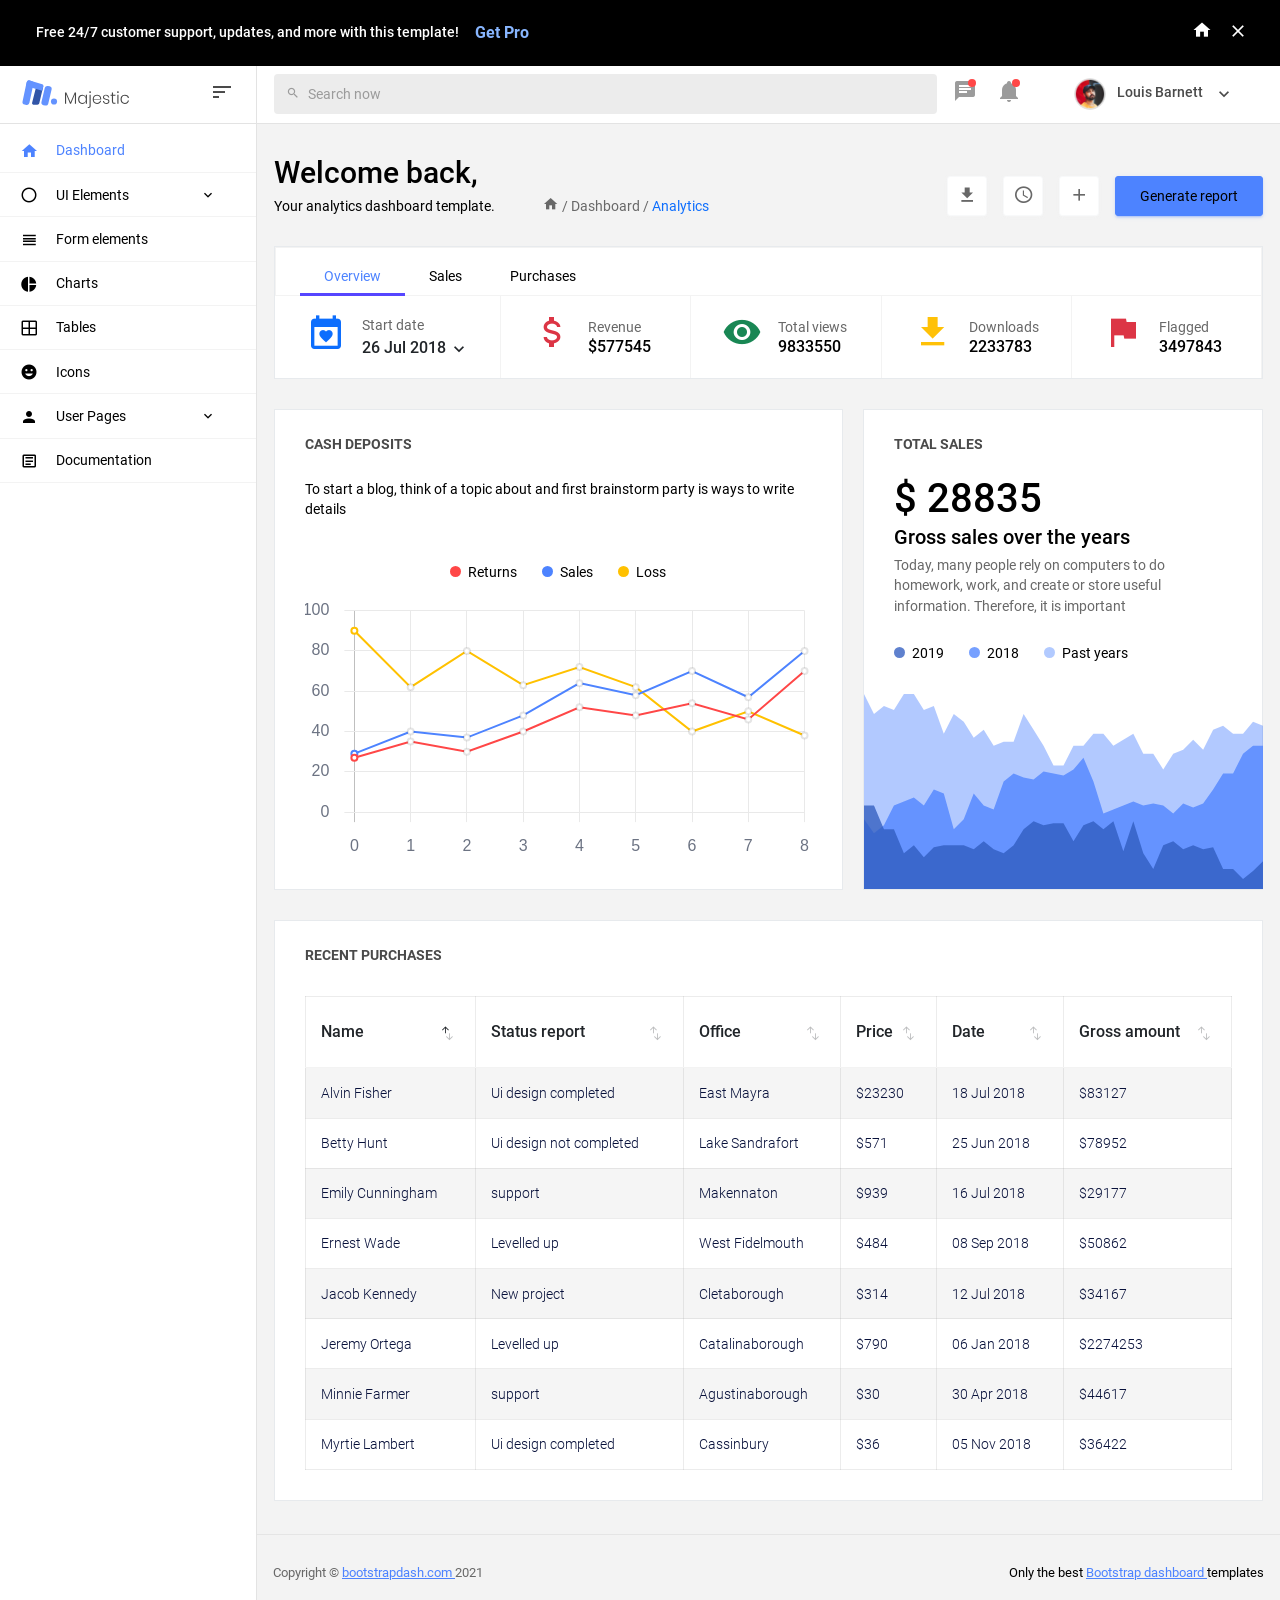
<file: templates/admin/index.html>
<!DOCTYPE html>
<html lang="en">


<!-- Mirrored from demo.bootstrapdash.com/majestic-free/template/index.html by HTTrack Website Copier/3.x [XR&CO'2014], Thu, 01 Feb 2024 16:04:00 GMT -->
<head>
  <!-- Required meta tags -->
  <meta charset="utf-8">
  <meta name="viewport" content="width=device-width, initial-scale=1, shrink-to-fit=no">
  <title>Majestic Admin</title>
  <!-- plugins:css -->
  <link rel="stylesheet" href="vendors/mdi/css/materialdesignicons.min.css">
  <link rel="stylesheet" href="vendors/base/vendor.bundle.base.css">
  <!-- endinject -->
  <!-- plugin css for this page -->
  <link rel="stylesheet" href="vendors/datatables.net-bs4/dataTables.bootstrap4.css">
  <!-- End plugin css for this page -->
  <!-- inject:css -->
  <link rel="stylesheet" href="css/style.css">
  <!-- endinject -->
  <link rel="shortcut icon" href="images/favicon.png" />
</head>
<body>
  <div class="container-scroller">
    <div class="row p-0 m-0 proBanner" id="proBanner">
      <div class="col-md-12 p-0 m-0">
        <div class="card-body card-body-padding d-flex align-items-center justify-content-between">
          <div class="ps-lg-1">
            <div class="d-flex align-items-center justify-content-between">
              <p class="mb-0 font-weight-medium me-3 buy-now-text">Free 24/7 customer support, updates, and more with this template!</p>
              <a href="https://www.bootstrapdash.com/product/majestic-admin-pro/?utm_source=organic&amp;utm_medium=banner&amp;utm_campaign=buynow_demo" target="_blank" class="btn me-2 buy-now-btn border-0">Get Pro</a>
            </div>
          </div>
          <div class="d-flex align-items-center justify-content-between">
            <a href="https://www.bootstrapdash.com/product/majestic-admin-pro/"><i class="mdi mdi-home me-3 text-white"></i></a>
            <button id="bannerClose" class="btn border-0 p-0">
              <i class="mdi mdi-close text-white me-0"></i>
            </button>
          </div>
        </div>
      </div>
    </div>
    <!-- partial:partials/_navbar.html -->
    <nav class="navbar col-lg-12 col-12 p-0 fixed-top d-flex flex-row">
      <div class="navbar-brand-wrapper d-flex justify-content-center">
        <div class="navbar-brand-inner-wrapper d-flex justify-content-between align-items-center w-100">  
          <a class="navbar-brand brand-logo" href="index.html"><img src="images/logo.svg" alt="logo"/></a>
          <a class="navbar-brand brand-logo-mini" href="index.html"><img src="images/logo-mini.svg" alt="logo"/></a>
          <button class="navbar-toggler navbar-toggler align-self-center" type="button" data-toggle="minimize">
            <span class="mdi mdi-sort-variant"></span>
          </button>
        </div>  
      </div>
      <div class="navbar-menu-wrapper d-flex align-items-center justify-content-end">
        <ul class="navbar-nav mr-lg-4 w-100">
          <li class="nav-item nav-search d-none d-lg-block w-100">
            <div class="input-group">
              <div class="input-group-prepend">
                <span class="input-group-text" id="search">
                  <i class="mdi mdi-magnify"></i>
                </span>
              </div>
              <input type="text" class="form-control" placeholder="Search now" aria-label="search" aria-describedby="search">
            </div>
          </li>
        </ul>
        <ul class="navbar-nav navbar-nav-right">
          <li class="nav-item dropdown me-1">
            <a class="nav-link count-indicator dropdown-toggle d-flex justify-content-center align-items-center" id="messageDropdown" href="#" data-bs-toggle="dropdown">
              <i class="mdi mdi-message-text mx-0"></i>
              <span class="count"></span>
            </a>
            <div class="dropdown-menu dropdown-menu-right navbar-dropdown" aria-labelledby="messageDropdown">
              <p class="mb-0 font-weight-normal float-left dropdown-header">Messages</p>
              <a class="dropdown-item">
                <div class="item-thumbnail">
                    <img src="images/faces/face4.jpg" alt="image" class="profile-pic">
                </div>
                <div class="item-content flex-grow">
                  <h6 class="ellipsis font-weight-normal">David Grey
                  </h6>
                  <p class="font-weight-light small-text text-muted mb-0">
                    The meeting is cancelled
                  </p>
                </div>
              </a>
              <a class="dropdown-item">
                <div class="item-thumbnail">
                    <img src="images/faces/face2.jpg" alt="image" class="profile-pic">
                </div>
                <div class="item-content flex-grow">
                  <h6 class="ellipsis font-weight-normal">Tim Cook
                  </h6>
                  <p class="font-weight-light small-text text-muted mb-0">
                    New product launch
                  </p>
                </div>
              </a>
              <a class="dropdown-item">
                <div class="item-thumbnail">
                    <img src="images/faces/face3.jpg" alt="image" class="profile-pic">
                </div>
                <div class="item-content flex-grow">
                  <h6 class="ellipsis font-weight-normal"> Johnson
                  </h6>
                  <p class="font-weight-light small-text text-muted mb-0">
                    Upcoming board meeting
                  </p>
                </div>
              </a>
            </div>
          </li>
          <li class="nav-item dropdown me-4">
            <a class="nav-link count-indicator dropdown-toggle d-flex align-items-center justify-content-center notification-dropdown" id="notificationDropdown" href="#" data-bs-toggle="dropdown">
              <i class="mdi mdi-bell mx-0"></i>
              <span class="count"></span>
            </a>
            <div class="dropdown-menu dropdown-menu-right navbar-dropdown" aria-labelledby="notificationDropdown">
              <p class="mb-0 font-weight-normal float-left dropdown-header">Notifications</p>
              <a class="dropdown-item">
                <div class="item-thumbnail">
                  <div class="item-icon bg-success">
                    <i class="mdi mdi-information mx-0"></i>
                  </div>
                </div>
                <div class="item-content">
                  <h6 class="font-weight-normal">Application Error</h6>
                  <p class="font-weight-light small-text mb-0 text-muted">
                    Just now
                  </p>
                </div>
              </a>
              <a class="dropdown-item">
                <div class="item-thumbnail">
                  <div class="item-icon bg-warning">
                    <i class="mdi mdi-settings mx-0"></i>
                  </div>
                </div>
                <div class="item-content">
                  <h6 class="font-weight-normal">Settings</h6>
                  <p class="font-weight-light small-text mb-0 text-muted">
                    Private message
                  </p>
                </div>
              </a>
              <a class="dropdown-item">
                <div class="item-thumbnail">
                  <div class="item-icon bg-info">
                    <i class="mdi mdi-account-box mx-0"></i>
                  </div>
                </div>
                <div class="item-content">
                  <h6 class="font-weight-normal">New user registration</h6>
                  <p class="font-weight-light small-text mb-0 text-muted">
                    2 days ago
                  </p>
                </div>
              </a>
            </div>
          </li>
          <li class="nav-item nav-profile dropdown">
            <a class="nav-link dropdown-toggle" href="#" data-bs-toggle="dropdown" id="profileDropdown">
              <img src="images/faces/face5.jpg" alt="profile"/>
              <span class="nav-profile-name">Louis Barnett</span>
            </a>
            <div class="dropdown-menu dropdown-menu-right navbar-dropdown" aria-labelledby="profileDropdown">
              <a class="dropdown-item">
                <i class="mdi mdi-settings text-primary"></i>
                Settings
              </a>
              <a class="dropdown-item">
                <i class="mdi mdi-logout text-primary"></i>
                Logout
              </a>
            </div>
          </li>
        </ul>
        <button class="navbar-toggler navbar-toggler-right d-lg-none align-self-center" type="button" data-toggle="offcanvas">
          <span class="mdi mdi-menu"></span>
        </button>
      </div>
    </nav>
    <!-- partial -->
    <div class="container-fluid page-body-wrapper">
      <!-- partial:partials/_sidebar.html -->
      <nav class="sidebar sidebar-offcanvas" id="sidebar">
        <ul class="nav">
          <li class="nav-item">
            <a class="nav-link" href="index.html">
              <i class="mdi mdi-home menu-icon"></i>
              <span class="menu-title">Dashboard</span>
            </a>
          </li>
          <li class="nav-item">
            <a class="nav-link" data-bs-toggle="collapse" href="#ui-basic" aria-expanded="false" aria-controls="ui-basic">
              <i class="mdi mdi-circle-outline menu-icon"></i>
              <span class="menu-title">UI Elements</span>
              <i class="menu-arrow"></i>
            </a>
            <div class="collapse" id="ui-basic">
              <ul class="nav flex-column sub-menu">
                <li class="nav-item"> <a class="nav-link" href="pages/ui-features/buttons.html">Buttons</a></li>
                <li class="nav-item"> <a class="nav-link" href="pages/ui-features/typography.html">Typography</a></li>
              </ul>
            </div>
          </li>
          <li class="nav-item">
            <a class="nav-link" href="pages/forms/basic_elements.html">
              <i class="mdi mdi-view-headline menu-icon"></i>
              <span class="menu-title">Form elements</span>
            </a>
          </li>
          <li class="nav-item">
            <a class="nav-link" href="pages/charts/chartjs.html">
              <i class="mdi mdi-chart-pie menu-icon"></i>
              <span class="menu-title">Charts</span>
            </a>
          </li>
          <li class="nav-item">
            <a class="nav-link" href="pages/tables/basic-table.html">
              <i class="mdi mdi-grid-large menu-icon"></i>
              <span class="menu-title">Tables</span>
            </a>
          </li>
          <li class="nav-item">
            <a class="nav-link" href="pages/icons/mdi.html">
              <i class="mdi mdi-emoticon menu-icon"></i>
              <span class="menu-title">Icons</span>
            </a>
          </li>
          <li class="nav-item">
            <a class="nav-link" data-bs-toggle="collapse" href="#auth" aria-expanded="false" aria-controls="auth">
              <i class="mdi mdi-account menu-icon"></i>
              <span class="menu-title">User Pages</span>
              <i class="menu-arrow"></i>
            </a>
            <div class="collapse" id="auth">
              <ul class="nav flex-column sub-menu">
                <li class="nav-item"> <a class="nav-link" href="pages/samples/login.html"> Login </a></li>
                <li class="nav-item"> <a class="nav-link" href="pages/samples/login-2.html"> Login 2 </a></li>
                <li class="nav-item"> <a class="nav-link" href="pages/samples/register.html"> Register </a></li>
                <li class="nav-item"> <a class="nav-link" href="pages/samples/register-2.html"> Register 2 </a></li>
                <li class="nav-item"> <a class="nav-link" href="pages/samples/lock-screen.html"> Lockscreen </a></li>
              </ul>
            </div>
          </li>
          <li class="nav-item">
            <a class="nav-link" href="documentation/documentation.html">
              <i class="mdi mdi-file-document-box-outline menu-icon"></i>
              <span class="menu-title">Documentation</span>
            </a>
          </li>
        </ul>
      </nav>
      <!-- partial -->
      <div class="main-panel">
        <div class="content-wrapper">
          
          <div class="row">
            <div class="col-md-12 grid-margin">
              <div class="d-flex justify-content-between flex-wrap">
                <div class="d-flex align-items-end flex-wrap">
                  <div class="me-md-3 me-xl-5">
                    <h2>Welcome back,</h2>
                    <p class="mb-md-0">Your analytics dashboard template.</p>
                  </div>
                  <div class="d-flex">
                    <i class="mdi mdi-home text-muted hover-cursor"></i>
                    <p class="text-muted mb-0 hover-cursor">&nbsp;/&nbsp;Dashboard&nbsp;/&nbsp;</p>
                    <p class="text-primary mb-0 hover-cursor">Analytics</p>
                  </div>
                </div>
                <div class="d-flex justify-content-between align-items-end flex-wrap">
                  <button type="button" class="btn btn-light bg-white btn-icon me-3 d-none d-md-block ">
                    <i class="mdi mdi-download text-muted"></i>
                  </button>
                  <button type="button" class="btn btn-light bg-white btn-icon me-3 mt-2 mt-xl-0">
                    <i class="mdi mdi-clock-outline text-muted"></i>
                  </button>
                  <button type="button" class="btn btn-light bg-white btn-icon me-3 mt-2 mt-xl-0">
                    <i class="mdi mdi-plus text-muted"></i>
                  </button>
                  <button class="btn btn-primary mt-2 mt-xl-0">Generate report</button>
                </div>
              </div>
            </div>
          </div>
          <div class="row">
            <div class="col-md-12 grid-margin stretch-card">
              <div class="card">
                <div class="card-body dashboard-tabs p-0">
                  <ul class="nav nav-tabs px-4" role="tablist">
                    <li class="nav-item">
                      <a class="nav-link active" id="overview-tab" data-bs-toggle="tab" href="#overview" role="tab" aria-controls="overview" aria-selected="true">Overview</a>
                    </li>
                    <li class="nav-item">
                      <a class="nav-link" id="sales-tab" data-bs-toggle="tab" href="#sales" role="tab" aria-controls="sales" aria-selected="false">Sales</a>
                    </li>
                    <li class="nav-item">
                      <a class="nav-link" id="purchases-tab" data-bs-toggle="tab" href="#purchases" role="tab" aria-controls="purchases" aria-selected="false">Purchases</a>
                    </li>
                  </ul>
                  <div class="tab-content py-0 px-0">
                    <div class="tab-pane fade show active" id="overview" role="tabpanel" aria-labelledby="overview-tab">
                      <div class="d-flex flex-wrap justify-content-xl-between">
                        <div class="d-none d-xl-flex border-md-right flex-grow-1 align-items-center justify-content-center p-3 item">
                          <i class="mdi mdi-calendar-heart icon-lg me-3 text-primary"></i>
                          <div class="d-flex flex-column justify-content-around">
                            <small class="mb-1 text-muted">Start date</small>
                            <div class="dropdown">
                              <a class="btn btn-secondary dropdown-toggle p-0 bg-transparent border-0 text-dark shadow-none font-weight-medium" href="#" role="button" id="dropdownMenuLinkA" data-bs-toggle="dropdown" aria-haspopup="true" aria-expanded="false">
                                <h5 class="mb-0 d-inline-block">26 Jul 2018</h5>
                              </a>
                              <div class="dropdown-menu" aria-labelledby="dropdownMenuLinkA">
                                <a class="dropdown-item" href="#">12 Aug 2018</a>
                                <a class="dropdown-item" href="#">22 Sep 2018</a>
                                <a class="dropdown-item" href="#">21 Oct 2018</a>
                              </div>
                            </div>
                          </div>
                        </div>
                        <div class="d-flex border-md-right flex-grow-1 align-items-center justify-content-center p-3 item">
                          <i class="mdi mdi-currency-usd me-3 icon-lg text-danger"></i>
                          <div class="d-flex flex-column justify-content-around">
                            <small class="mb-1 text-muted">Revenue</small>
                            <h5 class="me-2 mb-0">$577545</h5>
                          </div>
                        </div>
                        <div class="d-flex border-md-right flex-grow-1 align-items-center justify-content-center p-3 item">
                          <i class="mdi mdi-eye me-3 icon-lg text-success"></i>
                          <div class="d-flex flex-column justify-content-around">
                            <small class="mb-1 text-muted">Total views</small>
                            <h5 class="me-2 mb-0">9833550</h5>
                          </div>
                        </div>
                        <div class="d-flex border-md-right flex-grow-1 align-items-center justify-content-center p-3 item">
                          <i class="mdi mdi-download me-3 icon-lg text-warning"></i>
                          <div class="d-flex flex-column justify-content-around">
                            <small class="mb-1 text-muted">Downloads</small>
                            <h5 class="me-2 mb-0">2233783</h5>
                          </div>
                        </div>
                        <div class="d-flex py-3 border-md-right flex-grow-1 align-items-center justify-content-center p-3 item">
                          <i class="mdi mdi-flag me-3 icon-lg text-danger"></i>
                          <div class="d-flex flex-column justify-content-around">
                            <small class="mb-1 text-muted">Flagged</small>
                            <h5 class="me-2 mb-0">3497843</h5>
                          </div>
                        </div>
                      </div>
                    </div>
                    <div class="tab-pane fade" id="sales" role="tabpanel" aria-labelledby="sales-tab">
                      <div class="d-flex flex-wrap justify-content-xl-between">
                        <div class="d-none d-xl-flex border-md-right flex-grow-1 align-items-center justify-content-center p-3 item">
                          <i class="mdi mdi-calendar-heart icon-lg me-3 text-primary"></i>
                          <div class="d-flex flex-column justify-content-around">
                            <small class="mb-1 text-muted">Start date</small>
                            <div class="dropdown">
                              <a class="btn btn-secondary dropdown-toggle p-0 bg-transparent border-0 text-dark shadow-none font-weight-medium" href="#" role="button" id="dropdownMenuLinkA" data-bs-toggle="dropdown" aria-haspopup="true" aria-expanded="false">
                                <h5 class="mb-0 d-inline-block">26 Jul 2018</h5>
                              </a>
                              <div class="dropdown-menu" aria-labelledby="dropdownMenuLinkA">
                                <a class="dropdown-item" href="#">12 Aug 2018</a>
                                <a class="dropdown-item" href="#">22 Sep 2018</a>
                                <a class="dropdown-item" href="#">21 Oct 2018</a>
                              </div>
                            </div>
                          </div>
                        </div>
                        <div class="d-flex border-md-right flex-grow-1 align-items-center justify-content-center p-3 item">
                          <i class="mdi mdi-download me-3 icon-lg text-warning"></i>
                          <div class="d-flex flex-column justify-content-around">
                            <small class="mb-1 text-muted">Downloads</small>
                            <h5 class="me-2 mb-0">2233783</h5>
                          </div>
                        </div>
                        <div class="d-flex border-md-right flex-grow-1 align-items-center justify-content-center p-3 item">
                          <i class="mdi mdi-eye me-3 icon-lg text-success"></i>
                          <div class="d-flex flex-column justify-content-around">
                            <small class="mb-1 text-muted">Total views</small>
                            <h5 class="me-2 mb-0">9833550</h5>
                          </div>
                        </div>
                        <div class="d-flex border-md-right flex-grow-1 align-items-center justify-content-center p-3 item">
                          <i class="mdi mdi-currency-usd me-3 icon-lg text-danger"></i>
                          <div class="d-flex flex-column justify-content-around">
                            <small class="mb-1 text-muted">Revenue</small>
                            <h5 class="me-2 mb-0">$577545</h5>
                          </div>
                        </div>
                        <div class="d-flex py-3 border-md-right flex-grow-1 align-items-center justify-content-center p-3 item">
                          <i class="mdi mdi-flag me-3 icon-lg text-danger"></i>
                          <div class="d-flex flex-column justify-content-around">
                            <small class="mb-1 text-muted">Flagged</small>
                            <h5 class="me-2 mb-0">3497843</h5>
                          </div>
                        </div>
                      </div>
                    </div>
                    <div class="tab-pane fade" id="purchases" role="tabpanel" aria-labelledby="purchases-tab">
                      <div class="d-flex flex-wrap justify-content-xl-between">
                        <div class="d-none d-xl-flex border-md-right flex-grow-1 align-items-center justify-content-center p-3 item">
                          <i class="mdi mdi-calendar-heart icon-lg me-3 text-primary"></i>
                          <div class="d-flex flex-column justify-content-around">
                            <small class="mb-1 text-muted">Start date</small>
                            <div class="dropdown">
                              <a class="btn btn-secondary dropdown-toggle p-0 bg-transparent border-0 text-dark shadow-none font-weight-medium" href="#" role="button" id="dropdownMenuLinkA" data-bs-toggle="dropdown" aria-haspopup="true" aria-expanded="false">
                                <h5 class="mb-0 d-inline-block">26 Jul 2018</h5>
                              </a>
                              <div class="dropdown-menu" aria-labelledby="dropdownMenuLinkA">
                                <a class="dropdown-item" href="#">12 Aug 2018</a>
                                <a class="dropdown-item" href="#">22 Sep 2018</a>
                                <a class="dropdown-item" href="#">21 Oct 2018</a>
                              </div>
                            </div>
                          </div>
                        </div>
                        <div class="d-flex border-md-right flex-grow-1 align-items-center justify-content-center p-3 item">
                          <i class="mdi mdi-currency-usd me-3 icon-lg text-danger"></i>
                          <div class="d-flex flex-column justify-content-around">
                            <small class="mb-1 text-muted">Revenue</small>
                            <h5 class="me-2 mb-0">$577545</h5>
                          </div>
                        </div>
                        <div class="d-flex border-md-right flex-grow-1 align-items-center justify-content-center p-3 item">
                          <i class="mdi mdi-eye me-3 icon-lg text-success"></i>
                          <div class="d-flex flex-column justify-content-around">
                            <small class="mb-1 text-muted">Total views</small>
                            <h5 class="me-2 mb-0">9833550</h5>
                          </div>
                        </div>
                        <div class="d-flex border-md-right flex-grow-1 align-items-center justify-content-center p-3 item">
                          <i class="mdi mdi-download me-3 icon-lg text-warning"></i>
                          <div class="d-flex flex-column justify-content-around">
                            <small class="mb-1 text-muted">Downloads</small>
                            <h5 class="me-2 mb-0">2233783</h5>
                          </div>
                        </div>
                        <div class="d-flex py-3 border-md-right flex-grow-1 align-items-center justify-content-center p-3 item">
                          <i class="mdi mdi-flag me-3 icon-lg text-danger"></i>
                          <div class="d-flex flex-column justify-content-around">
                            <small class="mb-1 text-muted">Flagged</small>
                            <h5 class="me-2 mb-0">3497843</h5>
                          </div>
                        </div>
                      </div>
                    </div>
                  </div>
                </div>
              </div>
            </div>
          </div>
          <div class="row">
            <div class="col-md-7 grid-margin stretch-card">
              <div class="card">
                <div class="card-body">
                  <p class="card-title">Cash deposits</p>
                  <p class="mb-4">To start a blog, think of a topic about and first brainstorm party is ways to write details</p>
                  <div id="cash-deposits-chart-legend" class="d-flex justify-content-center pt-3"></div>
                  <canvas id="cash-deposits-chart"></canvas>
                </div>
              </div>
            </div>
            <div class="col-md-5 grid-margin stretch-card">
              <div class="card">
                <div class="card-body">
                  <p class="card-title">Total sales</p>
                  <h1>$ 28835</h1>
                  <h4>Gross sales over the years</h4>
                  <p class="text-muted">Today, many people rely on computers to do homework, work, and create or store useful information. Therefore, it is important </p>
                  <div id="total-sales-chart-legend"></div>                  
                </div>
                <canvas id="total-sales-chart"></canvas>
              </div>
            </div>
          </div>
          <div class="row">
            <div class="col-md-12 stretch-card">
              <div class="card">
                <div class="card-body">
                  <p class="card-title">Recent Purchases</p>
                  <div class="table-responsive">
                    <table id="recent-purchases-listing" class="table">
                      <thead>
                        <tr>
                            <th>Name</th>
                            <th>Status report</th>
                            <th>Office</th>
                            <th>Price</th>
                            <th>Date</th>
                            <th>Gross amount</th>
                        </tr>
                      </thead>
                      <tbody>
                        <tr>
                            <td>Jeremy Ortega</td>
                            <td>Levelled up</td>
                            <td>Catalinaborough</td>
                            <td>$790</td>
                            <td>06 Jan 2018</td>
                            <td>$2274253</td>
                        </tr>
                        <tr>
                            <td>Alvin Fisher</td>
                            <td>Ui design completed</td>
                            <td>East Mayra</td>
                            <td>$23230</td>
                            <td>18 Jul 2018</td>
                            <td>$83127</td>
                        </tr>
                        <tr>
                            <td>Emily Cunningham</td>
                            <td>support</td>
                            <td>Makennaton</td>
                            <td>$939</td>
                            <td>16 Jul 2018</td>
                            <td>$29177</td>
                        </tr>
                        <tr>
                            <td>Minnie Farmer</td>
                            <td>support</td>
                            <td>Agustinaborough</td>
                            <td>$30</td>
                            <td>30 Apr 2018</td>
                            <td>$44617</td>
                        </tr>
                        <tr>
                            <td>Betty Hunt</td>
                            <td>Ui design not completed</td>
                            <td>Lake Sandrafort</td>
                            <td>$571</td>
                            <td>25 Jun 2018</td>
                            <td>$78952</td>
                        </tr>
                        <tr>
                            <td>Myrtie Lambert</td>
                            <td>Ui design completed</td>
                            <td>Cassinbury</td>
                            <td>$36</td>
                            <td>05 Nov 2018</td>
                            <td>$36422</td>
                        </tr>
                        <tr>
                            <td>Jacob Kennedy</td>
                            <td>New project</td>
                            <td>Cletaborough</td>
                            <td>$314</td>
                            <td>12 Jul 2018</td>
                            <td>$34167</td>
                        </tr>
                        <tr>
                            <td>Ernest Wade</td>
                            <td>Levelled up</td>
                            <td>West Fidelmouth</td>
                            <td>$484</td>
                            <td>08 Sep 2018</td>
                            <td>$50862</td>
                        </tr>
                      </tbody>
                    </table>
                  </div>
                </div>
              </div>
            </div>
          </div>
        </div>
        <!-- content-wrapper ends -->
        <!-- partial:partials/_footer.html -->
        <footer class="footer">
        <div class="d-sm-flex justify-content-center justify-content-sm-between">
          <span class="text-muted text-center text-sm-left d-block d-sm-inline-block">Copyright © <a href="https://www.bootstrapdash.com/" target="_blank">bootstrapdash.com </a>2021</span>
          <span class="float-none float-sm-right d-block mt-1 mt-sm-0 text-center">Only the best <a href="https://www.bootstrapdash.com/" target="_blank"> Bootstrap dashboard  </a> templates</span>
        </div>
        </footer>
        <!-- partial -->
      </div>
      <!-- main-panel ends -->
    </div>
    <!-- page-body-wrapper ends -->
  </div>
  <!-- container-scroller -->

  <!-- plugins:js -->
  <script src="vendors/base/vendor.bundle.base.js"></script>
  <!-- endinject -->
  <!-- Plugin js for this page-->
  <script src="vendors/chart.js/Chart.min.js"></script>
  <script src="vendors/datatables.net/jquery.dataTables.js"></script>
  <script src="vendors/datatables.net-bs4/dataTables.bootstrap4.js"></script>
  <!-- End plugin js for this page-->
  <!-- inject:js -->
  <script src="js/off-canvas.js"></script>
  <script src="js/hoverable-collapse.js"></script>
  <script src="js/template.js"></script>
  <!-- endinject -->
  <!-- Custom js for this page-->
  <script src="js/dashboard.js"></script>
  <script src="js/data-table.js"></script>
  <script src="js/jquery.dataTables.js"></script>
  <script src="js/dataTables.bootstrap4.js"></script>
  <!-- End custom js for this page-->

  <script src="js/jquery.cookie.js" type="text/javascript"></script>
</body>


<!-- Mirrored from demo.bootstrapdash.com/majestic-free/template/index.html by HTTrack Website Copier/3.x [XR&CO'2014], Thu, 01 Feb 2024 16:04:09 GMT -->
</html>
</file>
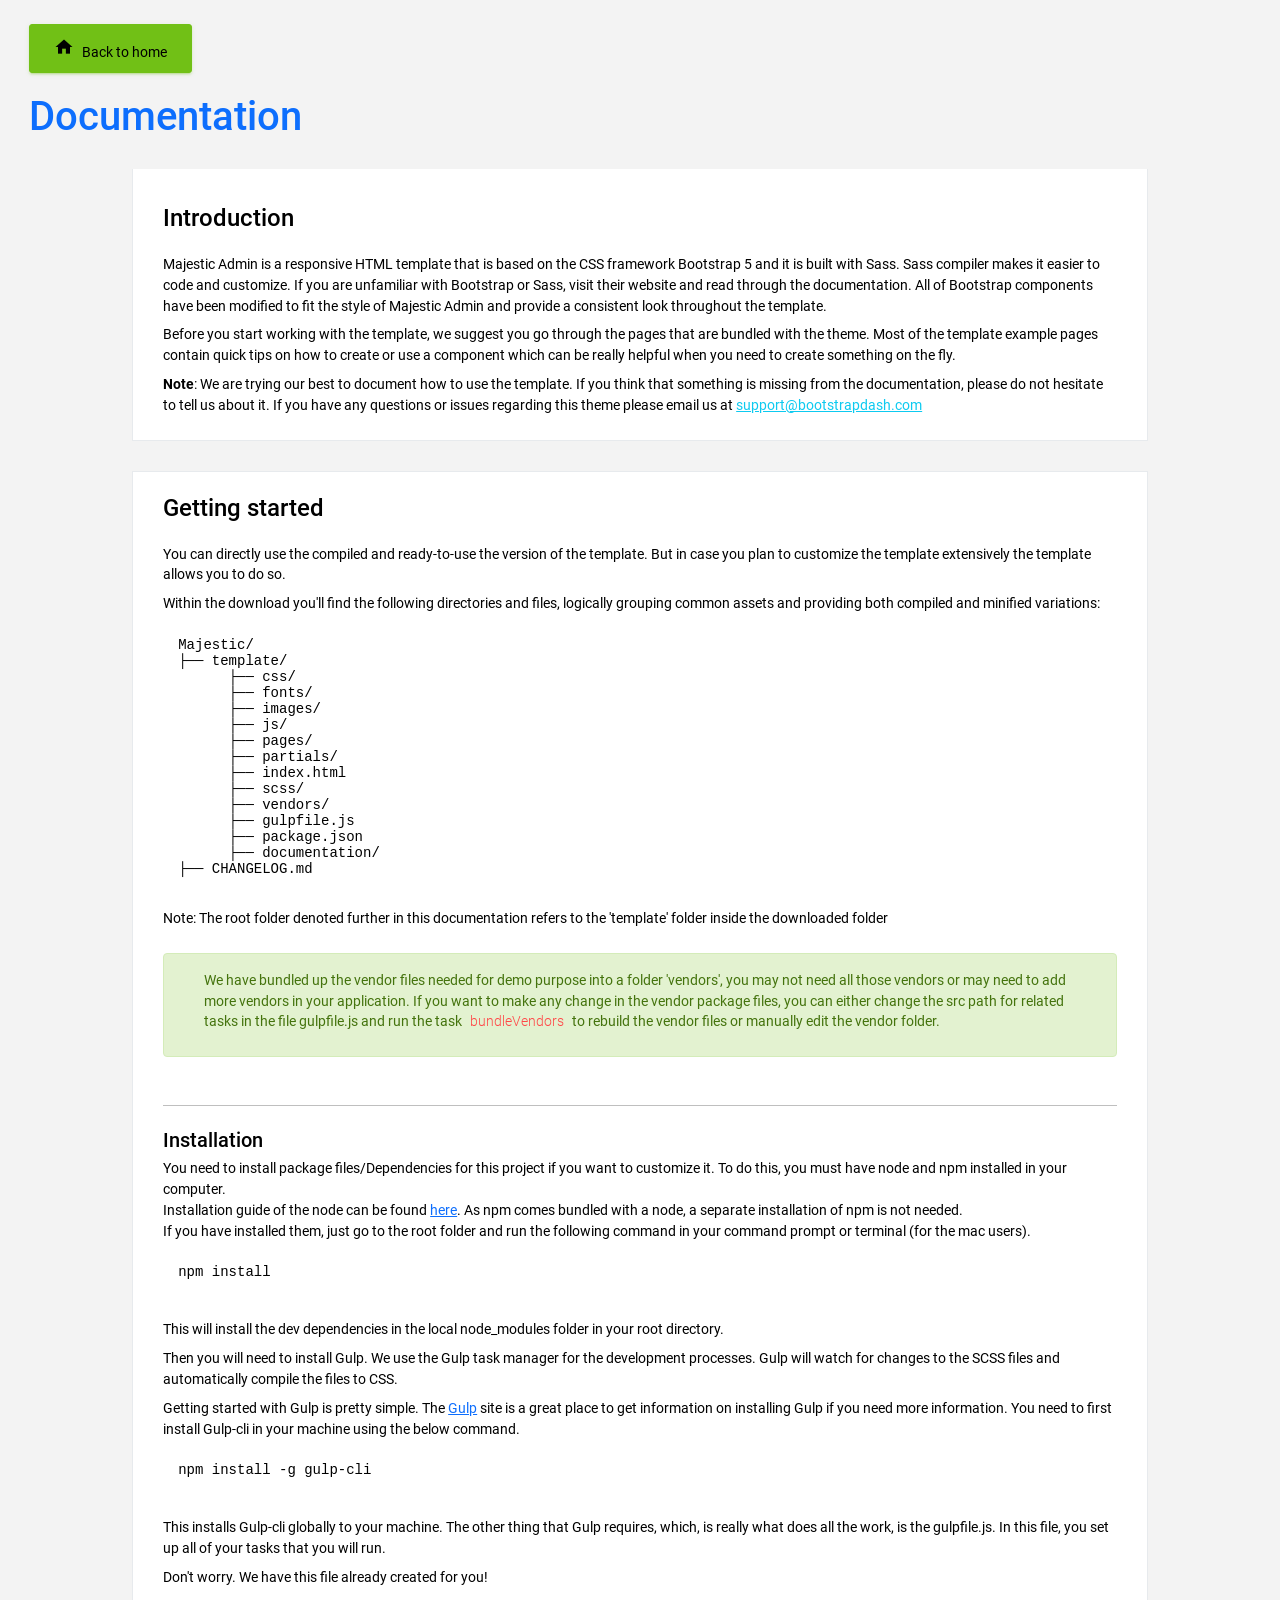
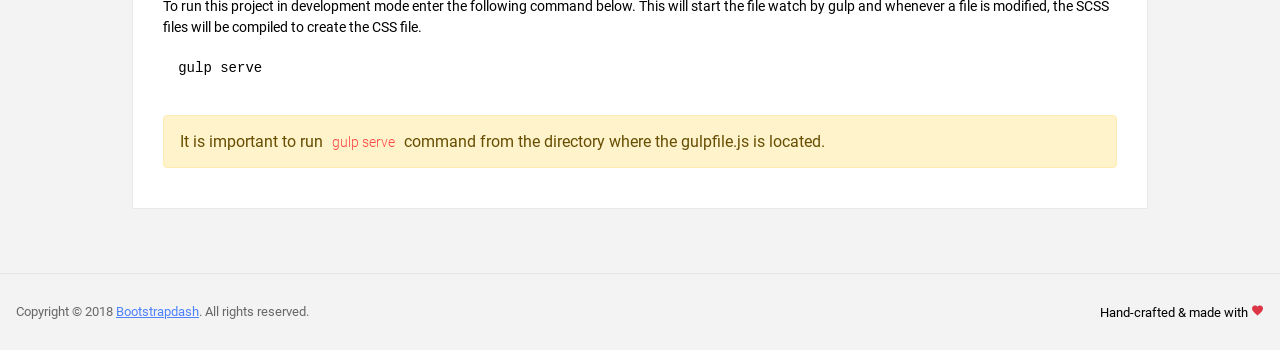
<file: templates/admin/documentation/documentation.html>
<!DOCTYPE html>
<html lang="en">


<!-- Mirrored from demo.bootstrapdash.com/majestic-free/template/documentation/documentation.html by HTTrack Website Copier/3.x [XR&CO'2014], Thu, 01 Feb 2024 16:04:28 GMT -->
<head>
  <!-- Required meta tags -->
  <meta charset="utf-8">
  <meta name="viewport" content="width=device-width, initial-scale=1, shrink-to-fit=no">
  <title>Majestic Admin Dashboard</title>
  <!-- plugins:css -->
  <link rel="stylesheet" href="../vendors/mdi/css/materialdesignicons.min.css">
  <link rel="stylesheet" href="../vendors/base/vendor.bundle.base.css">
  <!-- endinject -->
  <!-- plugin css for this page -->
  <!-- End plugin css for this page -->
  <!-- inject:css -->
  <link rel="stylesheet" href="../css/style.css">
  <!-- endinject -->
  <link rel="shortcut icon" href="../images/favicon.png" />
</head>

<body>
  <div class="container-scroller">
    <div class="container-fluid page-body-wrapper full-page-wrapper">
      <div class="main-panel w-100  documentation">
        <div class="content-wrapper">
          <div class="container-fluid">
            <div class="row">
              <div class="col-12 doc-header">
                <a class="btn btn-success" href="../index.html"><i class="mdi mdi-home me-2"></i>Back to home</a>
                <h1 class="text-primary mt-4">Documentation</h1>
              </div>
            </div>
            <div class="row doc-content">
              <div class="col-12 col-md-10 offset-md-1">
                <div class="col-12 grid-margin" id="doc-intro">
                    <div class="card">
                        <div class="card-body">
                            <h3 class="mb-4 mt-4">Introduction</h3>
                            <p>Majestic Admin is a responsive HTML template that is based on the CSS framework Bootstrap 5 and it is built with Sass. Sass compiler makes it easier to code and customize. If you are unfamiliar with Bootstrap or Sass, visit their
                                website and read through the documentation. All of Bootstrap components have been modified to fit the style of Majestic Admin and provide a consistent look throughout the template.</p>
                            <p>Before you start working with the template, we suggest you go through the pages that are bundled with the theme. Most of the template example pages contain quick tips on how to create or use a component which can
                                be really helpful when you need to create something on the fly.</p>
                            <p class="d-inline"><strong>Note</strong>: We are trying our best to document how to use the template. If you think that something is missing from the documentation, please do not hesitate to tell us about it. If you have any questions or issues regarding this theme please email us at <a class="d-inline text-info" href="mailto:support@bootstrapdash.com">support@bootstrapdash.com</a></p>
                        </div>
                    </div>
                </div>
                <div class="col-12 grid-margin" id="doc-started">
                    <div class="card">
                        <div class="card-body">
                            <h3 class="mb-4">Getting started</h3>
                            <p>You can directly use the compiled and ready-to-use the version of the template. But in case you plan to customize the template extensively the template allows you to do so.</p>
                            <p>Within the download you'll find the following directories and files, logically grouping common assets and providing both compiled and minified variations:</p>
                            <pre>
Majestic/
├── template/
      ├── css/
      ├── fonts/
      ├── images/
      ├── js/
      ├── pages/
      ├── partials/
      ├── index.html
      ├── scss/
      ├── vendors/
      ├── gulpfile.js
      ├── package.json                           
      ├── documentation/
├── CHANGELOG.md</pre>
                            <p class="mt-1">Note: The root folder denoted further in this documentation refers to the 'template' folder inside the downloaded folder</p>
                            <div class="alert alert-success mt-4 d-flex align-items-center" role="alert">
                              <i class="ti-info-alt me-4"></i>
                              <p>We have bundled up the vendor files needed for demo purpose into a folder 'vendors', you may not need all those vendors or may need to add more vendors in your application. If you want to make any change in the vendor package files, you can either change the src path for related tasks in the file gulpfile.js and run the task <code> bundleVendors </code>  to rebuild the vendor files or manually edit the vendor folder.</p>
                            </div>
                            <hr class="mt-5">
                            <h4 class="mt-4">Installation</h4>
                            <p class="mb-0">
                              You need to install package files/Dependencies for this project if you want to customize it. To do this, you must have <span class="font-weight-bold">node and npm</span> installed in your computer.
                            </p>
                            <p class="mb-0">Installation guide of the node can be found <a href="https://nodejs.org/en/">here</a>. As npm comes bundled with a node, a separate installation of npm is not needed.</p>
                            <p>
                                If you have installed them, just go to the root folder and run the following command in your command prompt or terminal (for the mac users).
                            </p>
                            <pre class="shell-mode">
npm install</pre>
                            <p class="mt-4">
                              This will install the dev dependencies in the local <span class="font-weight-bold">node_modules</span> folder in your root directory.
                            </p>
                            <p class="mt-2">
                              Then you will need to install <span class="font-weight-bold">Gulp</span>. We use the Gulp task manager for the development processes. Gulp will watch for changes to the SCSS files and automatically compile the files to CSS.
                            </p>
                            <p>Getting started with Gulp is pretty simple. The <a href="https://gulpjs.com/" target="_blank">Gulp</a> site is a great place to get information on installing Gulp if you need more information. You need to first install Gulp-cli in your machine using the below command.</p>
                            <pre class="shell-mode">
npm install -g gulp-cli</pre>
                            <p class="mt-4">This installs Gulp-cli globally to your machine. The other thing that Gulp requires, which, is really what does all the work, is the gulpfile.js. In this file, you set up all of your tasks that you will run.</p>
                            <p>Don't worry. We have this file already created for you!</p>
                            <p>To run this project in development mode enter the following command below. This will start the file watch by gulp and whenever a file is modified, the SCSS files will be compiled to create the CSS file.</p>
<pre class="shell-mode">
gulp serve</pre>           
                            <div class="alert alert-warning mt-4" role="alert">
                              <i class="ti-info-alt-outline"></i>It is important to run <code>gulp serve</code> command from the directory where the gulpfile.js is located.
                            </div>
                        </div>
                    </div>
                </div>
              </div>
            </div>
          </div>
        </div>
        <!-- partial:../partials/_footer.html -->

        <footer class="footer">
          <div class="d-sm-flex justify-content-center justify-content-sm-between">
            <span class="text-muted text-center text-sm-left d-block d-sm-inline-block">Copyright © 2018 <a href="https://www.bootstrapdash.com/" target="_blank">Bootstrapdash</a>. All rights reserved.</span>
            <span class="float-none float-sm-right d-block mt-1 mt-sm-0 text-center">Hand-crafted & made with <i class="mdi mdi-heart text-danger"></i></span>
          </div>
        </footer>

        <!-- partial -->
      </div>
    </div>
  </div>
<!-- plugins:js -->
<script src="../vendors/base/vendor.bundle.base.js"></script>
<!-- endinject -->
<!-- inject:js -->
<script src="../js/off-canvas.js"></script>
<script src="../js/hoverable-collapse.js"></script>
<script src="../js/template.js"></script>
<!-- endinject -->
<!-- Custom js for this page-->
<script src="../js/documentation.js"></script> 
<!-- End custom js for this page-->
</body>


<!-- Mirrored from demo.bootstrapdash.com/majestic-free/template/documentation/documentation.html by HTTrack Website Copier/3.x [XR&CO'2014], Thu, 01 Feb 2024 16:04:28 GMT -->
</html>
</file>
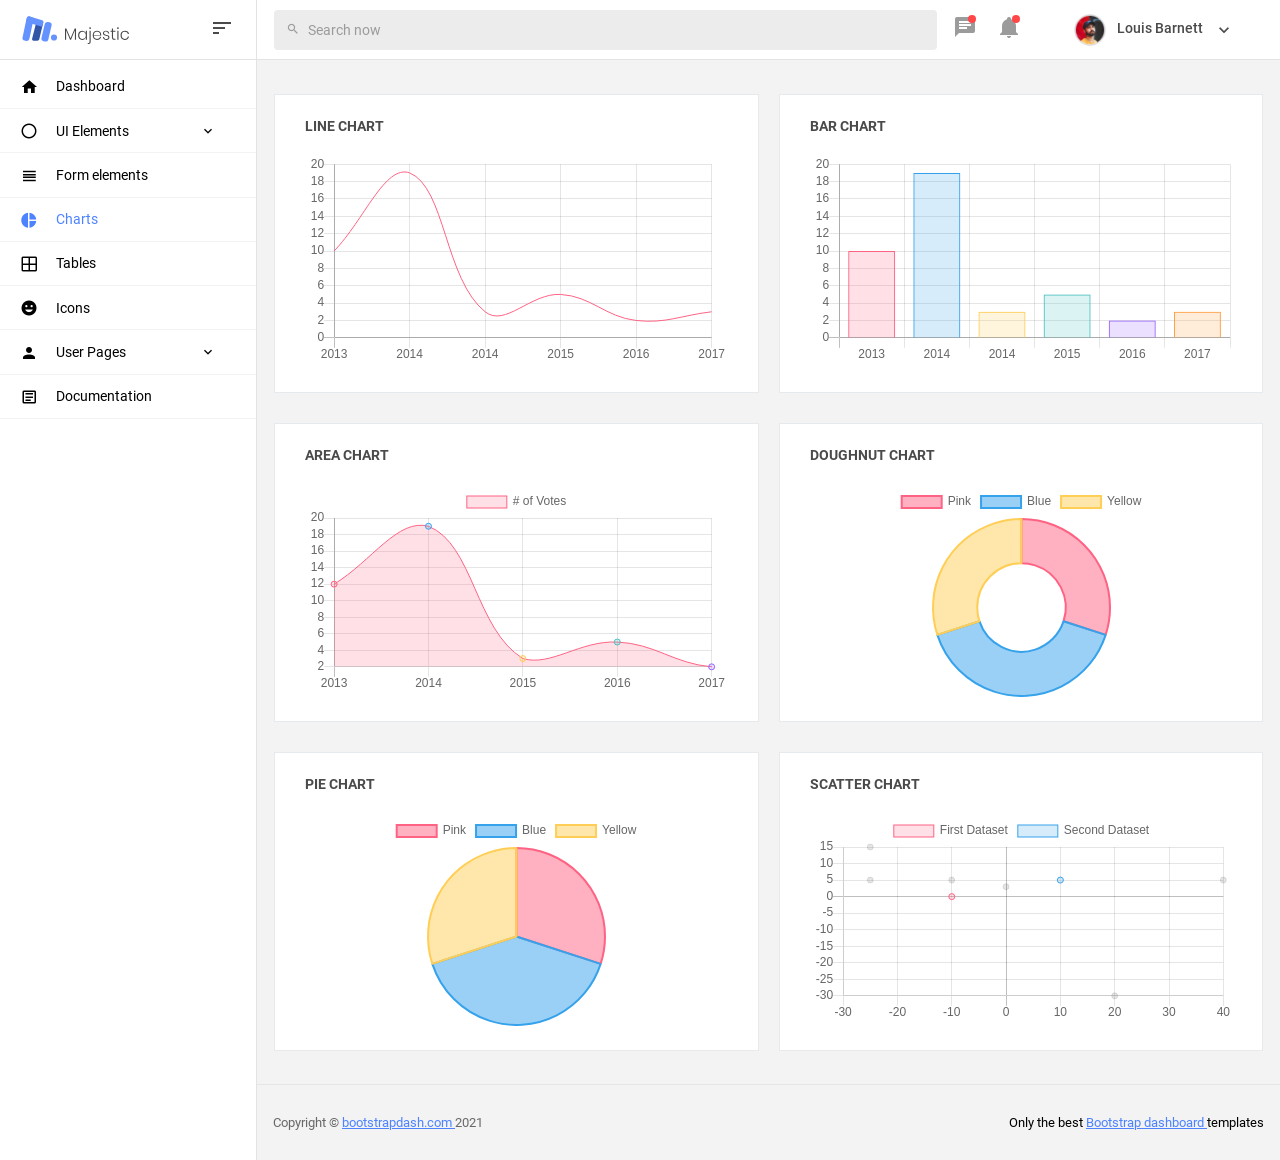
<file: templates/admin/pages/charts/chartjs.html>
<!DOCTYPE html>
<html lang="en">


<!-- Mirrored from demo.bootstrapdash.com/majestic-free/template/pages/charts/chartjs.html by HTTrack Website Copier/3.x [XR&CO'2014], Thu, 01 Feb 2024 16:04:25 GMT -->
<head>
  <!-- Required meta tags -->
  <meta charset="utf-8">
  <meta name="viewport" content="width=device-width, initial-scale=1, shrink-to-fit=no">
  <title>Majestic Admin</title>
  <!-- plugins:css -->
  <link rel="stylesheet" href="../../vendors/mdi/css/materialdesignicons.min.css">
  <link rel="stylesheet" href="../../vendors/base/vendor.bundle.base.css">
  <!-- endinject -->
  <!-- inject:css -->
  <link rel="stylesheet" href="../../css/style.css">
  <!-- endinject -->
  <link rel="shortcut icon" href="../../images/favicon.png" />
</head>

<body>
  <div class="container-scroller">
    <!-- partial:../../partials/_navbar.html -->
    <nav class="navbar col-lg-12 col-12 p-0 fixed-top d-flex flex-row">
      <div class="navbar-brand-wrapper d-flex justify-content-center">
        <div class="navbar-brand-inner-wrapper d-flex justify-content-between align-items-center w-100">  
          <a class="navbar-brand brand-logo" href="../../index.html"><img src="../../images/logo.svg" alt="logo"/></a>
          <a class="navbar-brand brand-logo-mini" href="../../index.html"><img src="../../images/logo-mini.svg" alt="logo"/></a>
          <button class="navbar-toggler navbar-toggler align-self-center" type="button" data-toggle="minimize">
            <span class="mdi mdi-sort-variant"></span>
          </button>
        </div>  
      </div>
      <div class="navbar-menu-wrapper d-flex align-items-center justify-content-end">
        <ul class="navbar-nav mr-lg-4 w-100">
          <li class="nav-item nav-search d-none d-lg-block w-100">
            <div class="input-group">
              <div class="input-group-prepend">
                <span class="input-group-text" id="search">
                  <i class="mdi mdi-magnify"></i>
                </span>
              </div>
              <input type="text" class="form-control" placeholder="Search now" aria-label="search" aria-describedby="search">
            </div>
          </li>
        </ul>
        <ul class="navbar-nav navbar-nav-right">
          <li class="nav-item dropdown me-1">
            <a class="nav-link count-indicator dropdown-toggle d-flex justify-content-center align-items-center" id="messageDropdown" href="#" data-bs-toggle="dropdown">
              <i class="mdi mdi-message-text mx-0"></i>
              <span class="count"></span>
            </a>
            <div class="dropdown-menu dropdown-menu-right navbar-dropdown" aria-labelledby="messageDropdown">
              <p class="mb-0 font-weight-normal float-left dropdown-header">Messages</p>
              <a class="dropdown-item">
                <div class="item-thumbnail">
                    <img src="../../images/faces/face4.jpg" alt="image" class="profile-pic">
                </div>
                <div class="item-content flex-grow">
                  <h6 class="ellipsis font-weight-normal">David Grey
                  </h6>
                  <p class="font-weight-light small-text text-muted mb-0">
                    The meeting is cancelled
                  </p>
                </div>
              </a>
              <a class="dropdown-item">
                <div class="item-thumbnail">
                    <img src="../../images/faces/face2.jpg" alt="image" class="profile-pic">
                </div>
                <div class="item-content flex-grow">
                  <h6 class="ellipsis font-weight-normal">Tim Cook
                  </h6>
                  <p class="font-weight-light small-text text-muted mb-0">
                    New product launch
                  </p>
                </div>
              </a>
              <a class="dropdown-item">
                <div class="item-thumbnail">
                    <img src="../../images/faces/face3.jpg" alt="image" class="profile-pic">
                </div>
                <div class="item-content flex-grow">
                  <h6 class="ellipsis font-weight-normal"> Johnson
                  </h6>
                  <p class="font-weight-light small-text text-muted mb-0">
                    Upcoming board meeting
                  </p>
                </div>
              </a>
            </div>
          </li>
          <li class="nav-item dropdown me-4">
            <a class="nav-link count-indicator dropdown-toggle d-flex align-items-center justify-content-center notification-dropdown" id="notificationDropdown" href="#" data-bs-toggle="dropdown">
              <i class="mdi mdi-bell mx-0"></i>
              <span class="count"></span>
            </a>
            <div class="dropdown-menu dropdown-menu-right navbar-dropdown" aria-labelledby="notificationDropdown">
              <p class="mb-0 font-weight-normal float-left dropdown-header">Notifications</p>
              <a class="dropdown-item">
                <div class="item-thumbnail">
                  <div class="item-icon bg-success">
                    <i class="mdi mdi-information mx-0"></i>
                  </div>
                </div>
                <div class="item-content">
                  <h6 class="font-weight-normal">Application Error</h6>
                  <p class="font-weight-light small-text mb-0 text-muted">
                    Just now
                  </p>
                </div>
              </a>
              <a class="dropdown-item">
                <div class="item-thumbnail">
                  <div class="item-icon bg-warning">
                    <i class="mdi mdi-settings mx-0"></i>
                  </div>
                </div>
                <div class="item-content">
                  <h6 class="font-weight-normal">Settings</h6>
                  <p class="font-weight-light small-text mb-0 text-muted">
                    Private message
                  </p>
                </div>
              </a>
              <a class="dropdown-item">
                <div class="item-thumbnail">
                  <div class="item-icon bg-info">
                    <i class="mdi mdi-account-box mx-0"></i>
                  </div>
                </div>
                <div class="item-content">
                  <h6 class="font-weight-normal">New user registration</h6>
                  <p class="font-weight-light small-text mb-0 text-muted">
                    2 days ago
                  </p>
                </div>
              </a>
            </div>
          </li>
          <li class="nav-item nav-profile dropdown">
            <a class="nav-link dropdown-toggle" href="#" data-bs-toggle="dropdown" id="profileDropdown">
              <img src="../../images/faces/face5.jpg" alt="profile"/>
              <span class="nav-profile-name">Louis Barnett</span>
            </a>
            <div class="dropdown-menu dropdown-menu-right navbar-dropdown" aria-labelledby="profileDropdown">
              <a class="dropdown-item">
                <i class="mdi mdi-settings text-primary"></i>
                Settings
              </a>
              <a class="dropdown-item">
                <i class="mdi mdi-logout text-primary"></i>
                Logout
              </a>
            </div>
          </li>
        </ul>
        <button class="navbar-toggler navbar-toggler-right d-lg-none align-self-center" type="button" data-toggle="offcanvas">
          <span class="mdi mdi-menu"></span>
        </button>
      </div>
    </nav>
    <!-- partial -->
    <div class="container-fluid page-body-wrapper">
      <!-- partial:../../partials/_sidebar.html -->
      <nav class="sidebar sidebar-offcanvas" id="sidebar">
        <ul class="nav">
          <li class="nav-item">
            <a class="nav-link" href="../../index.html">
              <i class="mdi mdi-home menu-icon"></i>
              <span class="menu-title">Dashboard</span>
            </a>
          </li>
          <li class="nav-item">
            <a class="nav-link" data-bs-toggle="collapse" href="#ui-basic" aria-expanded="false" aria-controls="ui-basic">
              <i class="mdi mdi-circle-outline menu-icon"></i>
              <span class="menu-title">UI Elements</span>
              <i class="menu-arrow"></i>
            </a>
            <div class="collapse" id="ui-basic">
              <ul class="nav flex-column sub-menu">
                <li class="nav-item"> <a class="nav-link" href="../ui-features/buttons.html">Buttons</a></li>
                <li class="nav-item"> <a class="nav-link" href="../ui-features/typography.html">Typography</a></li>
              </ul>
            </div>
          </li>
          <li class="nav-item">
            <a class="nav-link" href="../forms/basic_elements.html">
              <i class="mdi mdi-view-headline menu-icon"></i>
              <span class="menu-title">Form elements</span>
            </a>
          </li>
          <li class="nav-item">
            <a class="nav-link" href="chartjs.html">
              <i class="mdi mdi-chart-pie menu-icon"></i>
              <span class="menu-title">Charts</span>
            </a>
          </li>
          <li class="nav-item">
            <a class="nav-link" href="../tables/basic-table.html">
              <i class="mdi mdi-grid-large menu-icon"></i>
              <span class="menu-title">Tables</span>
            </a>
          </li>
          <li class="nav-item">
            <a class="nav-link" href="../icons/mdi.html">
              <i class="mdi mdi-emoticon menu-icon"></i>
              <span class="menu-title">Icons</span>
            </a>
          </li>
          <li class="nav-item">
            <a class="nav-link" data-bs-toggle="collapse" href="#auth" aria-expanded="false" aria-controls="auth">
              <i class="mdi mdi-account menu-icon"></i>
              <span class="menu-title">User Pages</span>
              <i class="menu-arrow"></i>
            </a>
            <div class="collapse" id="auth">
              <ul class="nav flex-column sub-menu">
                <li class="nav-item"> <a class="nav-link" href="../samples/login.html"> Login </a></li>
                <li class="nav-item"> <a class="nav-link" href="../samples/login-2.html"> Login 2 </a></li>
                <li class="nav-item"> <a class="nav-link" href="../samples/register.html"> Register </a></li>
                <li class="nav-item"> <a class="nav-link" href="../samples/register-2.html"> Register 2 </a></li>
                <li class="nav-item"> <a class="nav-link" href="../samples/lock-screen.html"> Lockscreen </a></li>
              </ul>
            </div>
          </li>
          <li class="nav-item">
            <a class="nav-link" href="../../documentation/documentation.html">
              <i class="mdi mdi-file-document-box-outline menu-icon"></i>
              <span class="menu-title">Documentation</span>
            </a>
          </li>
        </ul>
      </nav>
      <!-- partial -->
      <div class="main-panel">
        <div class="content-wrapper">
          <div class="row">
            <div class="col-lg-6 grid-margin stretch-card">
              <div class="card">
                <div class="card-body">
                  <h4 class="card-title">Line chart</h4>
                  <canvas id="lineChart"></canvas>
                </div>
              </div>
            </div>
            <div class="col-lg-6 grid-margin stretch-card">
              <div class="card">
                <div class="card-body">
                  <h4 class="card-title">Bar chart</h4>
                  <canvas id="barChart"></canvas>
                </div>
              </div>
            </div>
          </div>
          <div class="row">
            <div class="col-lg-6 grid-margin stretch-card">
              <div class="card">
                <div class="card-body">
                  <h4 class="card-title">Area chart</h4>
                  <canvas id="areaChart"></canvas>
                </div>
              </div>
            </div>
            <div class="col-lg-6 grid-margin stretch-card">
              <div class="card">
                <div class="card-body">
                  <h4 class="card-title">Doughnut chart</h4>
                  <canvas id="doughnutChart"></canvas>
                </div>
              </div>
            </div>
          </div>
          <div class="row">
            <div class="col-lg-6 grid-margin grid-margin-lg-0 stretch-card">
              <div class="card">
                <div class="card-body">
                  <h4 class="card-title">Pie chart</h4>
                  <canvas id="pieChart"></canvas>
                </div>
              </div>
            </div>
            <div class="col-lg-6 grid-margin grid-margin-lg-0 stretch-card">
              <div class="card">
                <div class="card-body">
                  <h4 class="card-title">Scatter chart</h4>
                  <canvas id="scatterChart"></canvas>
                </div>
              </div>
            </div>
          </div>
        </div>
        <!-- content-wrapper ends -->
        <!-- partial:../../partials/_footer.html -->
        <footer class="footer">
        <div class="d-sm-flex justify-content-center justify-content-sm-between">
          <span class="text-muted text-center text-sm-left d-block d-sm-inline-block">Copyright © <a href="https://www.bootstrapdash.com/" target="_blank">bootstrapdash.com </a>2021</span>
          <span class="float-none float-sm-right d-block mt-1 mt-sm-0 text-center">Only the best <a href="https://www.bootstrapdash.com/" target="_blank"> Bootstrap dashboard  </a> templates</span>
        </div>
        </footer>
        <!-- partial -->
      </div>
      <!-- main-panel ends -->
    </div>
    <!-- page-body-wrapper ends -->
  </div>
  <!-- container-scroller -->
  <!-- plugins:js -->
  <script src="../../vendors/base/vendor.bundle.base.js"></script>
  <!-- endinject -->
    <!-- Plugin js for this page-->
    <script src="../../vendors/chart.js/Chart.min.js"></script>
    <!-- End plugin js for this page-->
  <!-- inject:js -->
  <script src="../../js/off-canvas.js"></script>
  <script src="../../js/hoverable-collapse.js"></script>
  <script src="../../js/template.js"></script>
  <!-- endinject -->
  <!-- Custom js for this page-->
  <script src="../../js/chart.js"></script>
  <!-- End custom js for this page-->
</body>


<!-- Mirrored from demo.bootstrapdash.com/majestic-free/template/pages/charts/chartjs.html by HTTrack Website Copier/3.x [XR&CO'2014], Thu, 01 Feb 2024 16:04:26 GMT -->
</html>
</file>
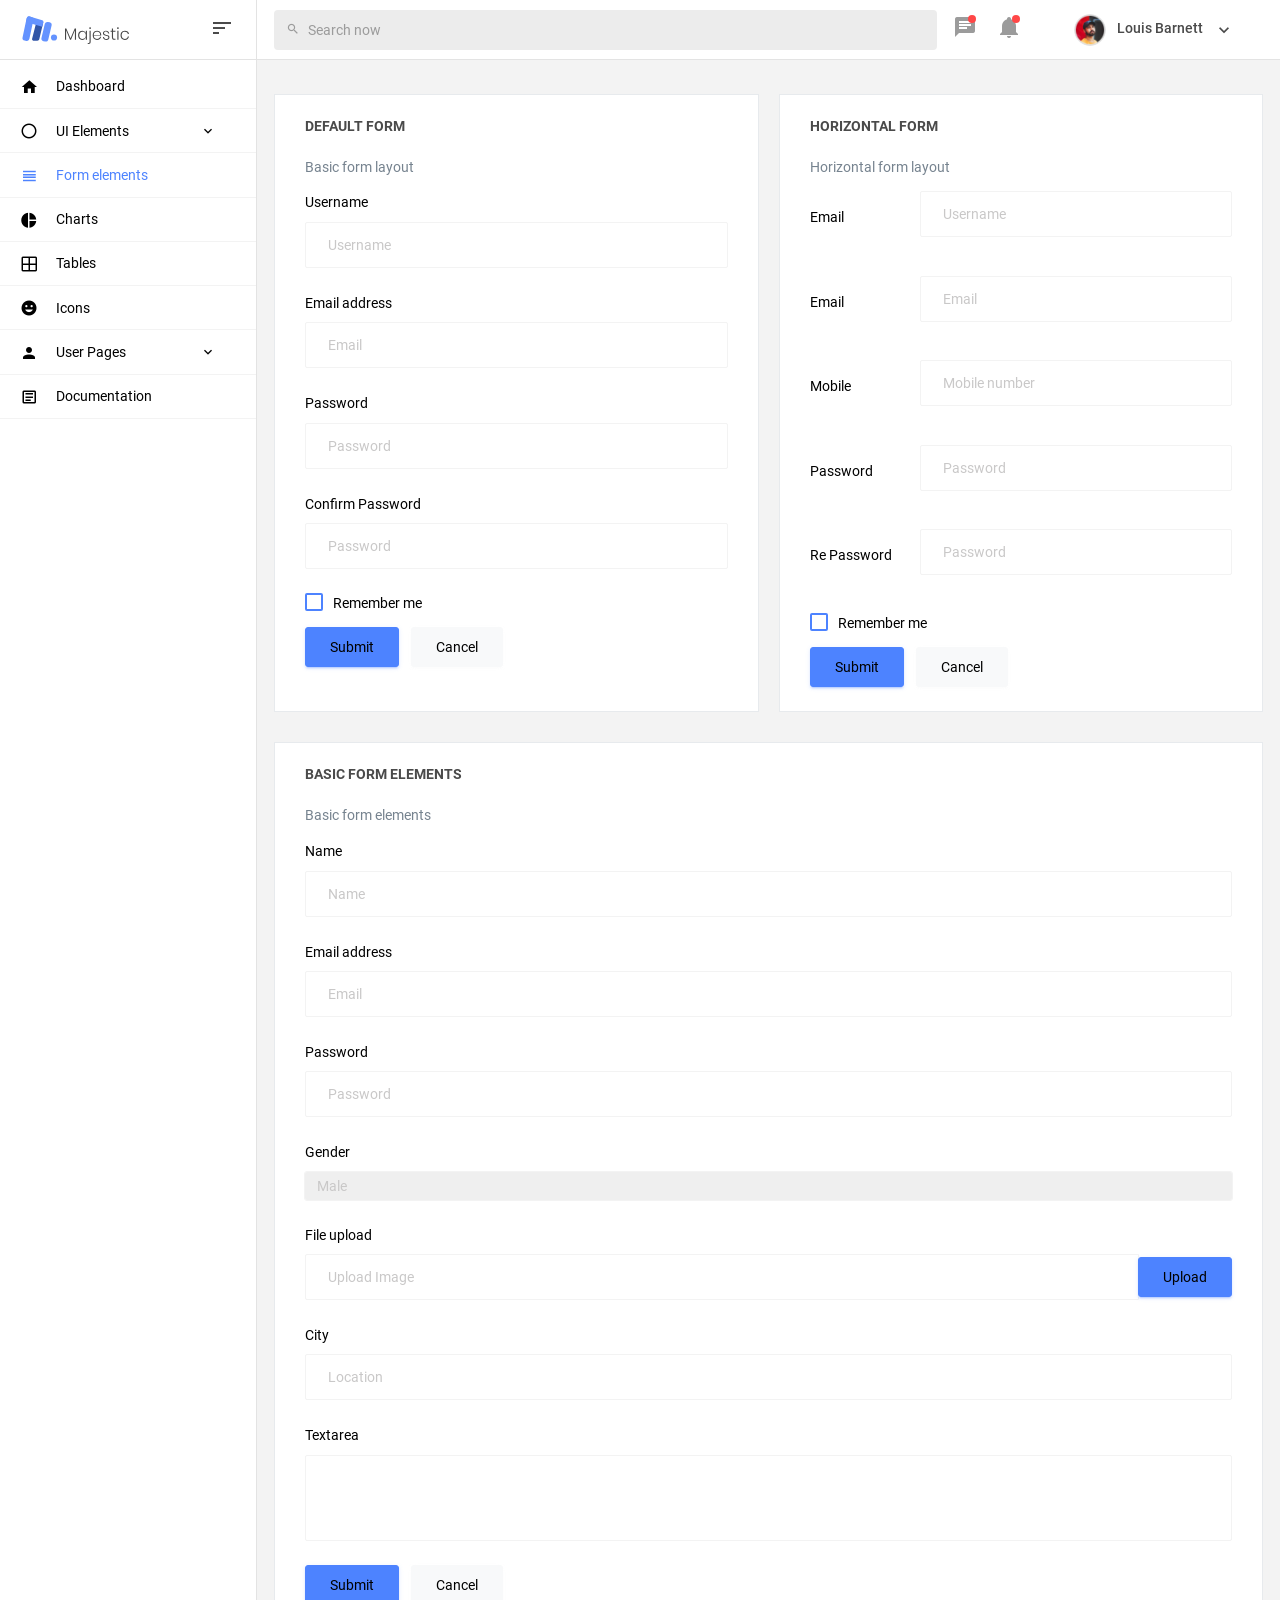
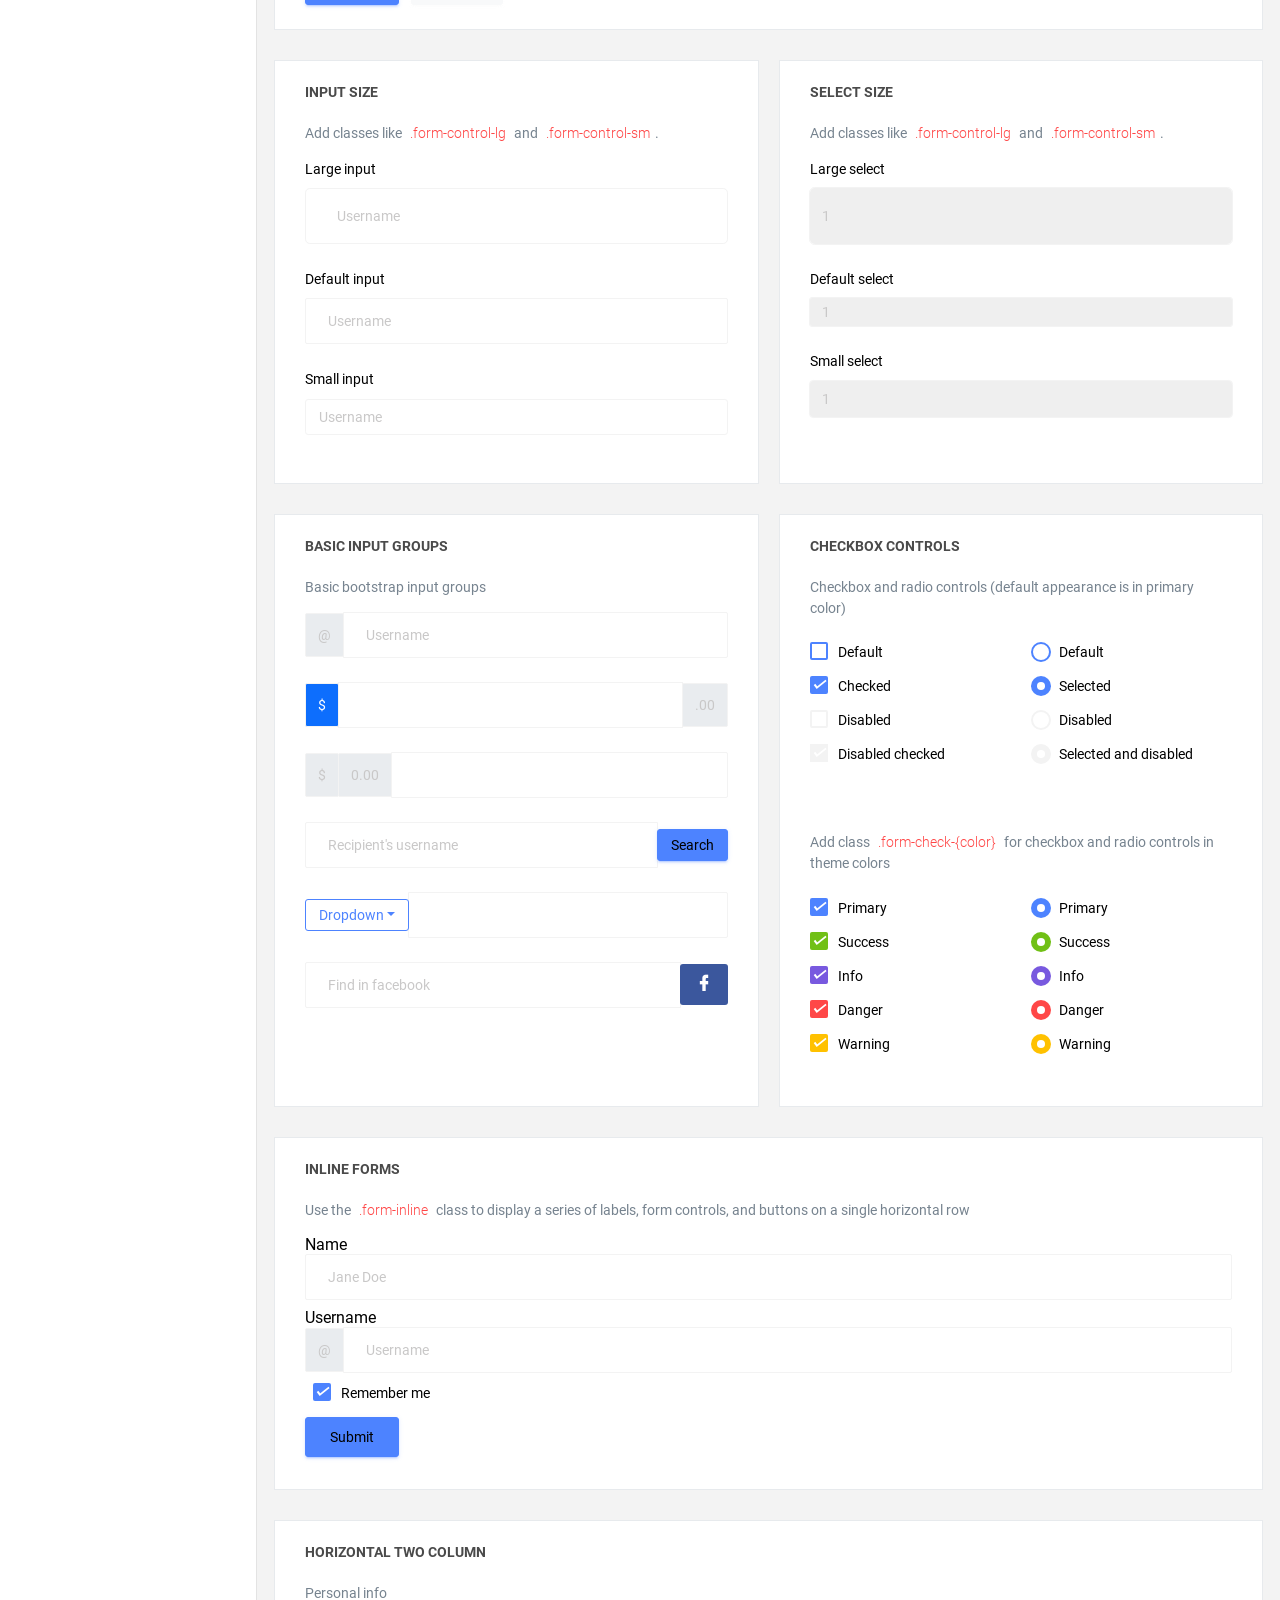
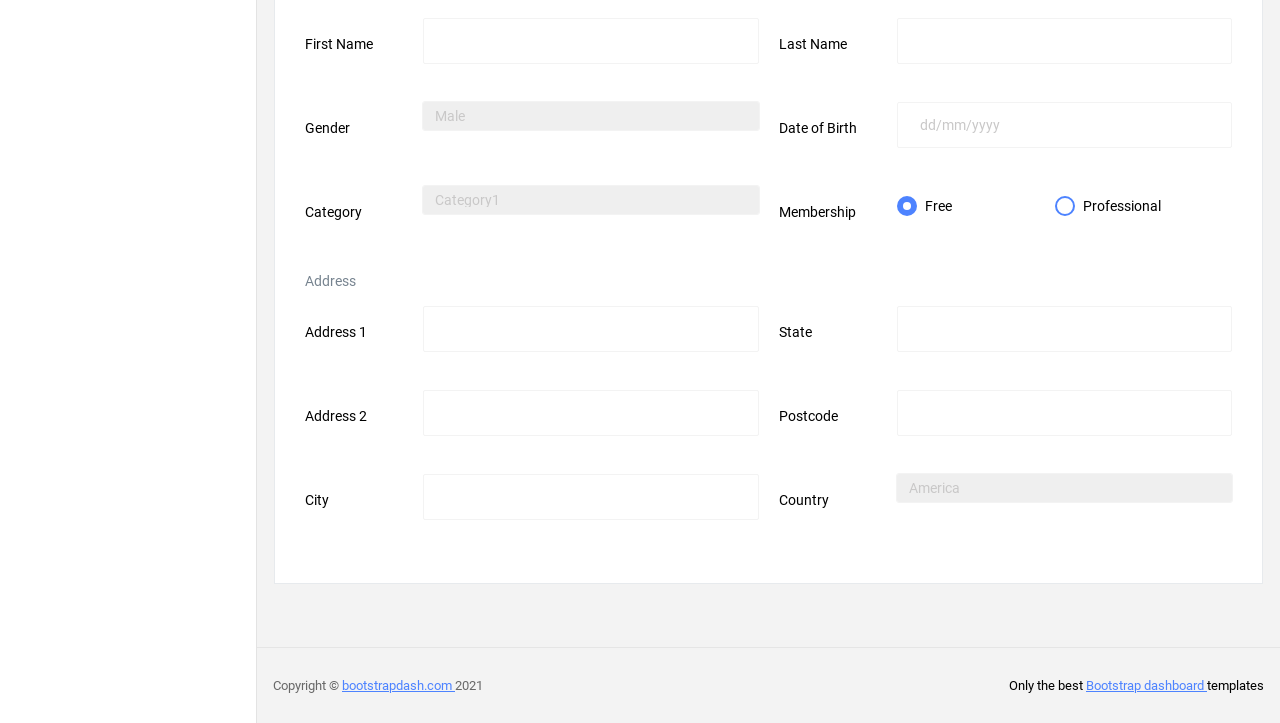
<file: templates/admin/pages/forms/basic_elements.html>
<!DOCTYPE html>
<html lang="en">


<!-- Mirrored from demo.bootstrapdash.com/majestic-free/template/pages/forms/basic_elements.html by HTTrack Website Copier/3.x [XR&CO'2014], Thu, 01 Feb 2024 16:04:24 GMT -->
<head>
  <!-- Required meta tags -->
  <meta charset="utf-8">
  <meta name="viewport" content="width=device-width, initial-scale=1, shrink-to-fit=no">
  <title>Majestic Admin</title>
  <!-- plugins:css -->
  <link rel="stylesheet" href="../../vendors/mdi/css/materialdesignicons.min.css">
  <link rel="stylesheet" href="../../vendors/base/vendor.bundle.base.css">
  <!-- endinject -->
  <!-- plugin css for this page -->
  <!-- End plugin css for this page -->
  <!-- inject:css -->
  <link rel="stylesheet" href="../../css/style.css">
  <!-- endinject -->
  <link rel="shortcut icon" href="../../images/favicon.png" />
</head>

<body>
  <div class="container-scroller">
    <!-- partial:../../partials/_navbar.html -->
    <nav class="navbar col-lg-12 col-12 p-0 fixed-top d-flex flex-row">
      <div class="navbar-brand-wrapper d-flex justify-content-center">
        <div class="navbar-brand-inner-wrapper d-flex justify-content-between align-items-center w-100">  
          <a class="navbar-brand brand-logo" href="../../index.html"><img src="../../images/logo.svg" alt="logo"/></a>
          <a class="navbar-brand brand-logo-mini" href="../../index.html"><img src="../../images/logo-mini.svg" alt="logo"/></a>
          <button class="navbar-toggler navbar-toggler align-self-center" type="button" data-toggle="minimize">
            <span class="mdi mdi-sort-variant"></span>
          </button>
        </div>  
      </div>
      <div class="navbar-menu-wrapper d-flex align-items-center justify-content-end">
        <ul class="navbar-nav mr-lg-4 w-100">
          <li class="nav-item nav-search d-none d-lg-block w-100">
            <div class="input-group">
              <div class="input-group-prepend">
                <span class="input-group-text" id="search">
                  <i class="mdi mdi-magnify"></i>
                </span>
              </div>
              <input type="text" class="form-control" placeholder="Search now" aria-label="search" aria-describedby="search">
            </div>
          </li>
        </ul>
        <ul class="navbar-nav navbar-nav-right">
          <li class="nav-item dropdown me-1">
            <a class="nav-link count-indicator dropdown-toggle d-flex justify-content-center align-items-center" id="messageDropdown" href="#" data-bs-toggle="dropdown">
              <i class="mdi mdi-message-text mx-0"></i>
              <span class="count"></span>
            </a>
            <div class="dropdown-menu dropdown-menu-right navbar-dropdown" aria-labelledby="messageDropdown">
              <p class="mb-0 font-weight-normal float-left dropdown-header">Messages</p>
              <a class="dropdown-item">
                <div class="item-thumbnail">
                    <img src="../../images/faces/face4.jpg" alt="image" class="profile-pic">
                </div>
                <div class="item-content flex-grow">
                  <h6 class="ellipsis font-weight-normal">David Grey
                  </h6>
                  <p class="font-weight-light small-text text-muted mb-0">
                    The meeting is cancelled
                  </p>
                </div>
              </a>
              <a class="dropdown-item">
                <div class="item-thumbnail">
                    <img src="../../images/faces/face2.jpg" alt="image" class="profile-pic">
                </div>
                <div class="item-content flex-grow">
                  <h6 class="ellipsis font-weight-normal">Tim Cook
                  </h6>
                  <p class="font-weight-light small-text text-muted mb-0">
                    New product launch
                  </p>
                </div>
              </a>
              <a class="dropdown-item">
                <div class="item-thumbnail">
                    <img src="../../images/faces/face3.jpg" alt="image" class="profile-pic">
                </div>
                <div class="item-content flex-grow">
                  <h6 class="ellipsis font-weight-normal"> Johnson
                  </h6>
                  <p class="font-weight-light small-text text-muted mb-0">
                    Upcoming board meeting
                  </p>
                </div>
              </a>
            </div>
          </li>
          <li class="nav-item dropdown me-4">
            <a class="nav-link count-indicator dropdown-toggle d-flex align-items-center justify-content-center notification-dropdown" id="notificationDropdown" href="#" data-bs-toggle="dropdown">
              <i class="mdi mdi-bell mx-0"></i>
              <span class="count"></span>
            </a>
            <div class="dropdown-menu dropdown-menu-right navbar-dropdown" aria-labelledby="notificationDropdown">
              <p class="mb-0 font-weight-normal float-left dropdown-header">Notifications</p>
              <a class="dropdown-item">
                <div class="item-thumbnail">
                  <div class="item-icon bg-success">
                    <i class="mdi mdi-information mx-0"></i>
                  </div>
                </div>
                <div class="item-content">
                  <h6 class="font-weight-normal">Application Error</h6>
                  <p class="font-weight-light small-text mb-0 text-muted">
                    Just now
                  </p>
                </div>
              </a>
              <a class="dropdown-item">
                <div class="item-thumbnail">
                  <div class="item-icon bg-warning">
                    <i class="mdi mdi-settings mx-0"></i>
                  </div>
                </div>
                <div class="item-content">
                  <h6 class="font-weight-normal">Settings</h6>
                  <p class="font-weight-light small-text mb-0 text-muted">
                    Private message
                  </p>
                </div>
              </a>
              <a class="dropdown-item">
                <div class="item-thumbnail">
                  <div class="item-icon bg-info">
                    <i class="mdi mdi-account-box mx-0"></i>
                  </div>
                </div>
                <div class="item-content">
                  <h6 class="font-weight-normal">New user registration</h6>
                  <p class="font-weight-light small-text mb-0 text-muted">
                    2 days ago
                  </p>
                </div>
              </a>
            </div>
          </li>
          <li class="nav-item nav-profile dropdown">
            <a class="nav-link dropdown-toggle" href="#" data-bs-toggle="dropdown" id="profileDropdown">
              <img src="../../images/faces/face5.jpg" alt="profile"/>
              <span class="nav-profile-name">Louis Barnett</span>
            </a>
            <div class="dropdown-menu dropdown-menu-right navbar-dropdown" aria-labelledby="profileDropdown">
              <a class="dropdown-item">
                <i class="mdi mdi-settings text-primary"></i>
                Settings
              </a>
              <a class="dropdown-item">
                <i class="mdi mdi-logout text-primary"></i>
                Logout
              </a>
            </div>
          </li>
        </ul>
        <button class="navbar-toggler navbar-toggler-right d-lg-none align-self-center" type="button" data-toggle="offcanvas">
          <span class="mdi mdi-menu"></span>
        </button>
      </div>
    </nav>
    <!-- partial -->
    <div class="container-fluid page-body-wrapper">
      <!-- partial:../../partials/_sidebar.html -->
      <nav class="sidebar sidebar-offcanvas" id="sidebar">
        <ul class="nav">
          <li class="nav-item">
            <a class="nav-link" href="../../index.html">
              <i class="mdi mdi-home menu-icon"></i>
              <span class="menu-title">Dashboard</span>
            </a>
          </li>
          <li class="nav-item">
            <a class="nav-link" data-bs-toggle="collapse" href="#ui-basic" aria-expanded="false" aria-controls="ui-basic">
              <i class="mdi mdi-circle-outline menu-icon"></i>
              <span class="menu-title">UI Elements</span>
              <i class="menu-arrow"></i>
            </a>
            <div class="collapse" id="ui-basic">
              <ul class="nav flex-column sub-menu">
                <li class="nav-item"> <a class="nav-link" href="../ui-features/buttons.html">Buttons</a></li>
                <li class="nav-item"> <a class="nav-link" href="../ui-features/typography.html">Typography</a></li>
              </ul>
            </div>
          </li>
          <li class="nav-item">
            <a class="nav-link" href="basic_elements.html">
              <i class="mdi mdi-view-headline menu-icon"></i>
              <span class="menu-title">Form elements</span>
            </a>
          </li>
          <li class="nav-item">
            <a class="nav-link" href="../charts/chartjs.html">
              <i class="mdi mdi-chart-pie menu-icon"></i>
              <span class="menu-title">Charts</span>
            </a>
          </li>
          <li class="nav-item">
            <a class="nav-link" href="../tables/basic-table.html">
              <i class="mdi mdi-grid-large menu-icon"></i>
              <span class="menu-title">Tables</span>
            </a>
          </li>
          <li class="nav-item">
            <a class="nav-link" href="../icons/mdi.html">
              <i class="mdi mdi-emoticon menu-icon"></i>
              <span class="menu-title">Icons</span>
            </a>
          </li>
          <li class="nav-item">
            <a class="nav-link" data-bs-toggle="collapse" href="#auth" aria-expanded="false" aria-controls="auth">
              <i class="mdi mdi-account menu-icon"></i>
              <span class="menu-title">User Pages</span>
              <i class="menu-arrow"></i>
            </a>
            <div class="collapse" id="auth">
              <ul class="nav flex-column sub-menu">
                <li class="nav-item"> <a class="nav-link" href="../samples/login.html"> Login </a></li>
                <li class="nav-item"> <a class="nav-link" href="../samples/login-2.html"> Login 2 </a></li>
                <li class="nav-item"> <a class="nav-link" href="../samples/register.html"> Register </a></li>
                <li class="nav-item"> <a class="nav-link" href="../samples/register-2.html"> Register 2 </a></li>
                <li class="nav-item"> <a class="nav-link" href="../samples/lock-screen.html"> Lockscreen </a></li>
              </ul>
            </div>
          </li>
          <li class="nav-item">
            <a class="nav-link" href="../../documentation/documentation.html">
              <i class="mdi mdi-file-document-box-outline menu-icon"></i>
              <span class="menu-title">Documentation</span>
            </a>
          </li>
        </ul>
      </nav>
      <!-- partial -->
      <div class="main-panel">        
        <div class="content-wrapper">
          <div class="row">
            <div class="col-md-6 grid-margin stretch-card">
              <div class="card">
                <div class="card-body">
                  <h4 class="card-title">Default form</h4>
                  <p class="card-description">
                    Basic form layout
                  </p>
                  <form class="forms-sample">
                    <div class="form-group">
                      <label for="exampleInputUsername1">Username</label>
                      <input type="text" class="form-control" id="exampleInputUsername1" placeholder="Username">
                    </div>
                    <div class="form-group">
                      <label for="exampleInputEmail1">Email address</label>
                      <input type="email" class="form-control" id="exampleInputEmail1" placeholder="Email">
                    </div>
                    <div class="form-group">
                      <label for="exampleInputPassword1">Password</label>
                      <input type="password" class="form-control" id="exampleInputPassword1" placeholder="Password">
                    </div>
                    <div class="form-group">
                      <label for="exampleInputConfirmPassword1">Confirm Password</label>
                      <input type="password" class="form-control" id="exampleInputConfirmPassword1" placeholder="Password">
                    </div>
                    <div class="form-check form-check-flat form-check-primary">
                      <label class="form-check-label">
                        <input type="checkbox" class="form-check-input">
                        Remember me
                      </label>
                    </div>
                    <button type="submit" class="btn btn-primary me-2">Submit</button>
                    <button class="btn btn-light">Cancel</button>
                  </form>
                </div>
              </div>
            </div>
            <div class="col-md-6 grid-margin stretch-card">
              <div class="card">
                <div class="card-body">
                  <h4 class="card-title">Horizontal Form</h4>
                  <p class="card-description">
                    Horizontal form layout
                  </p>
                  <form class="forms-sample">
                    <div class="form-group row">
                      <label for="exampleInputUsername2" class="col-sm-3 col-form-label">Email</label>
                      <div class="col-sm-9">
                        <input type="text" class="form-control" id="exampleInputUsername2" placeholder="Username">
                      </div>
                    </div>
                    <div class="form-group row">
                      <label for="exampleInputEmail2" class="col-sm-3 col-form-label">Email</label>
                      <div class="col-sm-9">
                        <input type="email" class="form-control" id="exampleInputEmail2" placeholder="Email">
                      </div>
                    </div>
                    <div class="form-group row">
                      <label for="exampleInputMobile" class="col-sm-3 col-form-label">Mobile</label>
                      <div class="col-sm-9">
                        <input type="text" class="form-control" id="exampleInputMobile" placeholder="Mobile number">
                      </div>
                    </div>
                    <div class="form-group row">
                      <label for="exampleInputPassword2" class="col-sm-3 col-form-label">Password</label>
                      <div class="col-sm-9">
                        <input type="password" class="form-control" id="exampleInputPassword2" placeholder="Password">
                      </div>
                    </div>
                    <div class="form-group row">
                      <label for="exampleInputConfirmPassword2" class="col-sm-3 col-form-label">Re Password</label>
                      <div class="col-sm-9">
                        <input type="password" class="form-control" id="exampleInputConfirmPassword2" placeholder="Password">
                      </div>
                    </div>
                    <div class="form-check form-check-flat form-check-primary">
                      <label class="form-check-label">
                        <input type="checkbox" class="form-check-input">
                        Remember me
                      </label>
                    </div>
                    <button type="submit" class="btn btn-primary me-2">Submit</button>
                    <button class="btn btn-light">Cancel</button>
                  </form>
                </div>
              </div>
            </div>
            <div class="col-12 grid-margin stretch-card">
              <div class="card">
                <div class="card-body">
                  <h4 class="card-title">Basic form elements</h4>
                  <p class="card-description">
                    Basic form elements
                  </p>
                  <form class="forms-sample">
                    <div class="form-group">
                      <label for="exampleInputName1">Name</label>
                      <input type="text" class="form-control" id="exampleInputName1" placeholder="Name">
                    </div>
                    <div class="form-group">
                      <label for="exampleInputEmail3">Email address</label>
                      <input type="email" class="form-control" id="exampleInputEmail3" placeholder="Email">
                    </div>
                    <div class="form-group">
                      <label for="exampleInputPassword4">Password</label>
                      <input type="password" class="form-control" id="exampleInputPassword4" placeholder="Password">
                    </div>
                    <div class="form-group">
                      <label for="exampleSelectGender">Gender</label>
                        <select class="form-control" id="exampleSelectGender">
                          <option>Male</option>
                          <option>Female</option>
                        </select>
                      </div>
                    <div class="form-group">
                      <label>File upload</label>
                      <input type="file" name="img[]" class="file-upload-default">
                      <div class="input-group col-xs-12">
                        <input type="text" class="form-control file-upload-info" disabled placeholder="Upload Image">
                        <span class="input-group-append">
                          <button class="file-upload-browse btn btn-primary" type="button">Upload</button>
                        </span>
                      </div>
                    </div>
                    <div class="form-group">
                      <label for="exampleInputCity1">City</label>
                      <input type="text" class="form-control" id="exampleInputCity1" placeholder="Location">
                    </div>
                    <div class="form-group">
                      <label for="exampleTextarea1">Textarea</label>
                      <textarea class="form-control" id="exampleTextarea1" rows="4"></textarea>
                    </div>
                    <button type="submit" class="btn btn-primary me-2">Submit</button>
                    <button class="btn btn-light">Cancel</button>
                  </form>
                </div>
              </div>
            </div>
            <div class="col-md-6 grid-margin stretch-card">
              <div class="card">
                <div class="card-body">
                  <h4 class="card-title">Input size</h4>
                  <p class="card-description">
                    Add classes like <code>.form-control-lg</code> and <code>.form-control-sm</code>.
                  </p>
                  <div class="form-group">
                    <label>Large input</label>
                    <input type="text" class="form-control form-control-lg" placeholder="Username" aria-label="Username">
                  </div>
                  <div class="form-group">
                    <label>Default input</label>
                    <input type="text" class="form-control" placeholder="Username" aria-label="Username">
                  </div>
                  <div class="form-group">
                    <label>Small input</label>
                    <input type="text" class="form-control form-control-sm" placeholder="Username" aria-label="Username">
                  </div>
                </div>
              </div>
            </div>
            <div class="col-md-6 grid-margin stretch-card">
              <div class="card">
                <div class="card-body">
                  <h4 class="card-title">Select size</h4>
                  <p class="card-description">
                    Add classes like <code>.form-control-lg</code> and <code>.form-control-sm</code>.                    
                  </p>
                  <div class="form-group">
                    <label for="exampleFormControlSelect1">Large select</label>
                    <select class="form-control form-control-lg" id="exampleFormControlSelect1">
                      <option>1</option>
                      <option>2</option>
                      <option>3</option>
                      <option>4</option>
                      <option>5</option>
                    </select>
                  </div>
                  <div class="form-group">
                    <label for="exampleFormControlSelect2">Default select</label>
                    <select class="form-control" id="exampleFormControlSelect2">
                      <option>1</option>
                      <option>2</option>
                      <option>3</option>
                      <option>4</option>
                      <option>5</option>
                    </select>
                  </div>
                  <div class="form-group">
                    <label for="exampleFormControlSelect3">Small select</label>
                    <select class="form-control form-control-sm" id="exampleFormControlSelect3">
                      <option>1</option>
                      <option>2</option>
                      <option>3</option>
                      <option>4</option>
                      <option>5</option>
                    </select>
                  </div>
                </div>
              </div>
            </div>
            <div class="col-md-6 grid-margin stretch-card">
              <div class="card">
                <div class="card-body">
                  <h4 class="card-title">Basic input groups</h4>
                  <p class="card-description">
                    Basic bootstrap input groups
                  </p>
                  <div class="form-group">
                    <div class="input-group">
                      <div class="input-group-prepend">
                        <span class="input-group-text">@</span>
                      </div>
                      <input type="text" class="form-control" placeholder="Username" aria-label="Username">
                    </div>
                  </div>
                  <div class="form-group">
                    <div class="input-group">
                      <div class="input-group-prepend">
                        <span class="input-group-text bg-primary text-white">$</span>
                      </div>
                      <input type="text" class="form-control" aria-label="Amount (to the nearest dollar)">
                      <div class="input-group-append">
                        <span class="input-group-text">.00</span>
                      </div>
                    </div>
                  </div>
                  <div class="form-group">
                    <div class="input-group">
                      <div class="input-group-prepend">
                        <span class="input-group-text">$</span>
                      </div>
                      <div class="input-group-prepend">
                        <span class="input-group-text">0.00</span>
                      </div>
                      <input type="text" class="form-control" aria-label="Amount (to the nearest dollar)">
                    </div>
                  </div>
                  <div class="form-group">
                    <div class="input-group">
                      <input type="text" class="form-control" placeholder="Recipient's username" aria-label="Recipient's username">
                      <div class="input-group-append">
                        <button class="btn btn-sm btn-primary" type="button">Search</button>
                      </div>
                    </div>
                  </div>
                  <div class="form-group">
                    <div class="input-group">
                      <div class="input-group-prepend">
                        <button class="btn btn-sm btn-outline-primary dropdown-toggle" type="button" data-bs-toggle="dropdown" aria-haspopup="true" aria-expanded="false">Dropdown</button>
                        <div class="dropdown-menu">
                          <a class="dropdown-item" href="#">Action</a>
                          <a class="dropdown-item" href="#">Another action</a>
                          <a class="dropdown-item" href="#">Something else here</a>
                          <div role="separator" class="dropdown-divider"></div>
                          <a class="dropdown-item" href="#">Separated link</a>
                        </div>
                      </div>
                      <input type="text" class="form-control" aria-label="Text input with dropdown button">
                    </div>
                  </div>
                  <div class="form-group">
                    <div class="input-group">
                      <input type="text" class="form-control" placeholder="Find in facebook" aria-label="Recipient's username">
                      <div class="input-group-append">
                        <button class="btn btn-sm btn-facebook" type="button">
                          <i class="mdi mdi-facebook"></i>
                        </button>
                      </div>
                    </div>
                  </div>
                </div>
              </div>
            </div>
            <div class="col-md-6 grid-margin stretch-card">
              <div class="card">
                <div class="card-body">
                  <h4 class="card-title">Checkbox Controls</h4>
                  <p class="card-description">Checkbox and radio controls (default appearance is in primary color)</p>
                  <form>
                    <div class="row">
                      <div class="col-md-6">
                        <div class="form-group">
                          <div class="form-check">
                            <label class="form-check-label">
                              <input type="checkbox" class="form-check-input">
                              Default
                            </label>
                          </div>
                          <div class="form-check">
                            <label class="form-check-label">
                              <input type="checkbox" class="form-check-input" checked>
                              Checked
                            </label>
                          </div>
                          <div class="form-check">
                            <label class="form-check-label">
                              <input type="checkbox" class="form-check-input" disabled>
                              Disabled
                            </label>
                          </div>
                          <div class="form-check">
                            <label class="form-check-label">
                              <input type="checkbox" class="form-check-input" disabled checked>
                              Disabled checked
                            </label>
                          </div>
                        </div>
                      </div>
                      <div class="col-md-6">
                        <div class="form-group">
                          <div class="form-check">
                            <label class="form-check-label">
                              <input type="radio" class="form-check-input" name="optionsRadios" id="optionsRadios1" value="">
                              Default
                            </label>
                          </div>
                          <div class="form-check">
                            <label class="form-check-label">
                              <input type="radio" class="form-check-input" name="optionsRadios" id="optionsRadios2" value="option2" checked>
                              Selected
                            </label>
                          </div>
                          <div class="form-check">
                            <label class="form-check-label">
                              <input type="radio" class="form-check-input" name="optionsRadios2" id="optionsRadios3" value="option3" disabled>
                              Disabled
                            </label>
                          </div>
                          <div class="form-check">
                            <label class="form-check-label">
                              <input type="radio" class="form-check-input" name="optionsRadio2" id="optionsRadios4" value="option4" disabled checked>
                              Selected and disabled
                            </label>
                          </div>
                        </div>
                      </div>
                    </div>
                  </form>
                </div>
                <div class="card-body">
                  <p class="card-description">Add class <code>.form-check-{color}</code> for checkbox and radio controls in theme colors</p>
                  <form>
                    <div class="row">
                      <div class="col-md-6">
                        <div class="form-group">
                          <div class="form-check form-check-primary">
                            <label class="form-check-label">
                              <input type="checkbox" class="form-check-input" checked>
                              Primary
                            </label>
                          </div>
                          <div class="form-check form-check-success">
                            <label class="form-check-label">
                              <input type="checkbox" class="form-check-input" checked>
                              Success
                            </label>
                          </div>
                          <div class="form-check form-check-info">
                            <label class="form-check-label">
                              <input type="checkbox" class="form-check-input" checked>
                              Info
                            </label>
                          </div>
                          <div class="form-check form-check-danger">
                            <label class="form-check-label">
                              <input type="checkbox" class="form-check-input" checked>
                              Danger
                            </label>
                          </div>
                          <div class="form-check form-check-warning">
                            <label class="form-check-label">
                              <input type="checkbox" class="form-check-input" checked>
                              Warning
                            </label>
                          </div>
                        </div>
                      </div>
                      <div class="col-md-6">
                        <div class="form-group">
                          <div class="form-check form-check-primary">
                            <label class="form-check-label">
                              <input type="radio" class="form-check-input" name="ExampleRadio1" id="ExampleRadio1" checked>
                              Primary
                            </label>
                          </div>
                          <div class="form-check form-check-success">
                            <label class="form-check-label">
                              <input type="radio" class="form-check-input" name="ExampleRadio2" id="ExampleRadio2" checked>
                              Success
                            </label>
                          </div>
                          <div class="form-check form-check-info">
                            <label class="form-check-label">
                              <input type="radio" class="form-check-input" name="ExampleRadio3" id="ExampleRadio3" checked>
                              Info
                            </label>
                          </div>
                          <div class="form-check form-check-danger">
                            <label class="form-check-label">
                              <input type="radio" class="form-check-input" name="ExampleRadio4" id="ExampleRadio4" checked>
                              Danger
                            </label>
                          </div>
                          <div class="form-check form-check-warning">
                            <label class="form-check-label">
                              <input type="radio" class="form-check-input" name="ExampleRadio5" id="ExampleRadio5" checked>
                              Warning
                            </label>
                          </div>
                        </div>
                      </div>
                    </div>
                  </form>
                </div>
              </div>
            </div>
            <div class="col-12 grid-margin stretch-card">
              <div class="card">
                <div class="card-body">
                  <h4 class="card-title">Inline forms</h4>
                  <p class="card-description">
                    Use the <code>.form-inline</code> class to display a series of labels, form controls, and buttons on a single horizontal row
                  </p>
                  <form class="form-inline">
                    <label class="sr-only" for="inlineFormInputName2">Name</label>
                    <input type="text" class="form-control mb-2 mr-sm-2" id="inlineFormInputName2" placeholder="Jane Doe">
                  
                    <label class="sr-only" for="inlineFormInputGroupUsername2">Username</label>
                    <div class="input-group mb-2 mr-sm-2">
                      <div class="input-group-prepend">
                        <div class="input-group-text">@</div>
                      </div>
                      <input type="text" class="form-control" id="inlineFormInputGroupUsername2" placeholder="Username">
                    </div>
                    <div class="form-check mx-sm-2">
                      <label class="form-check-label">
                        <input type="checkbox" class="form-check-input" checked>
                        Remember me
                      </label>
                    </div>
                    <button type="submit" class="btn btn-primary mb-2">Submit</button>
                  </form>
                </div>
              </div>
            </div>
            <div class="col-12 grid-margin">
              <div class="card">
                <div class="card-body">
                  <h4 class="card-title">Horizontal Two column</h4>
                  <form class="form-sample">
                    <p class="card-description">
                      Personal info
                    </p>
                    <div class="row">
                      <div class="col-md-6">
                        <div class="form-group row">
                          <label class="col-sm-3 col-form-label">First Name</label>
                          <div class="col-sm-9">
                            <input type="text" class="form-control" />
                          </div>
                        </div>
                      </div>
                      <div class="col-md-6">
                        <div class="form-group row">
                          <label class="col-sm-3 col-form-label">Last Name</label>
                          <div class="col-sm-9">
                            <input type="text" class="form-control" />
                          </div>
                        </div>
                      </div>
                    </div>
                    <div class="row">
                      <div class="col-md-6">
                        <div class="form-group row">
                          <label class="col-sm-3 col-form-label">Gender</label>
                          <div class="col-sm-9">
                            <select class="form-control">
                              <option>Male</option>
                              <option>Female</option>
                            </select>
                          </div>
                        </div>
                      </div>
                      <div class="col-md-6">
                        <div class="form-group row">
                          <label class="col-sm-3 col-form-label">Date of Birth</label>
                          <div class="col-sm-9">
                            <input class="form-control" placeholder="dd/mm/yyyy"/>
                          </div>
                        </div>
                      </div>
                    </div>
                    <div class="row">
                      <div class="col-md-6">
                        <div class="form-group row">
                          <label class="col-sm-3 col-form-label">Category</label>
                          <div class="col-sm-9">
                            <select class="form-control">
                              <option>Category1</option>
                              <option>Category2</option>
                              <option>Category3</option>
                              <option>Category4</option>
                            </select>
                          </div>
                        </div>
                      </div>
                      <div class="col-md-6">
                        <div class="form-group row">
                          <label class="col-sm-3 col-form-label">Membership</label>
                          <div class="col-sm-4">
                            <div class="form-check">
                              <label class="form-check-label">
                                <input type="radio" class="form-check-input" name="membershipRadios" id="membershipRadios1" value="" checked>
                                Free
                              </label>
                            </div>
                          </div>
                          <div class="col-sm-5">
                            <div class="form-check">
                              <label class="form-check-label">
                                <input type="radio" class="form-check-input" name="membershipRadios" id="membershipRadios2" value="option2">
                                Professional
                              </label>
                            </div>
                          </div>
                        </div>
                      </div>
                    </div>
                    <p class="card-description">
                      Address
                    </p>
                    <div class="row">
                      <div class="col-md-6">
                        <div class="form-group row">
                          <label class="col-sm-3 col-form-label">Address 1</label>
                          <div class="col-sm-9">
                            <input type="text" class="form-control" />
                          </div>
                        </div>
                      </div>
                      <div class="col-md-6">
                        <div class="form-group row">
                          <label class="col-sm-3 col-form-label">State</label>
                          <div class="col-sm-9">
                            <input type="text" class="form-control" />
                          </div>
                        </div>
                      </div>
                    </div>
                    <div class="row">
                      <div class="col-md-6">
                        <div class="form-group row">
                          <label class="col-sm-3 col-form-label">Address 2</label>
                          <div class="col-sm-9">
                            <input type="text" class="form-control" />
                          </div>
                        </div>
                      </div>
                      <div class="col-md-6">
                        <div class="form-group row">
                          <label class="col-sm-3 col-form-label">Postcode</label>
                          <div class="col-sm-9">
                            <input type="text" class="form-control" />
                          </div>
                        </div>
                      </div>
                    </div>
                    <div class="row">
                      <div class="col-md-6">
                        <div class="form-group row">
                          <label class="col-sm-3 col-form-label">City</label>
                          <div class="col-sm-9">
                            <input type="text" class="form-control" />
                          </div>
                        </div>
                      </div>
                      <div class="col-md-6">
                        <div class="form-group row">
                          <label class="col-sm-3 col-form-label">Country</label>
                          <div class="col-sm-9">
                            <select class="form-control">
                              <option>America</option>
                              <option>Italy</option>
                              <option>Russia</option>
                              <option>Britain</option>
                            </select>
                          </div>
                        </div>
                      </div>
                    </div>
                  </form>
                </div>
              </div>
            </div>
          </div>
        </div>
        <!-- content-wrapper ends -->
        <!-- partial:../../partials/_footer.html -->
        <footer class="footer">
        <div class="d-sm-flex justify-content-center justify-content-sm-between">
          <span class="text-muted text-center text-sm-left d-block d-sm-inline-block">Copyright © <a href="https://www.bootstrapdash.com/" target="_blank">bootstrapdash.com </a>2021</span>
          <span class="float-none float-sm-right d-block mt-1 mt-sm-0 text-center">Only the best <a href="https://www.bootstrapdash.com/" target="_blank"> Bootstrap dashboard  </a> templates</span>
        </div>
        </footer>
        <!-- partial -->
      </div>
      <!-- main-panel ends -->
    </div>
    <!-- page-body-wrapper ends -->
  </div>
  <!-- container-scroller -->
  <!-- plugins:js -->
  <script src="../../vendors/base/vendor.bundle.base.js"></script>
  <!-- endinject -->
  <!-- inject:js -->
  <script src="../../js/off-canvas.js"></script>
  <script src="../../js/hoverable-collapse.js"></script>
  <script src="../../js/template.js"></script>
  <!-- endinject -->
  <!-- Custom js for this page-->
  <script src="../../js/file-upload.js"></script>
  <!-- End custom js for this page-->
</body>


<!-- Mirrored from demo.bootstrapdash.com/majestic-free/template/pages/forms/basic_elements.html by HTTrack Website Copier/3.x [XR&CO'2014], Thu, 01 Feb 2024 16:04:25 GMT -->
</html>
</file>
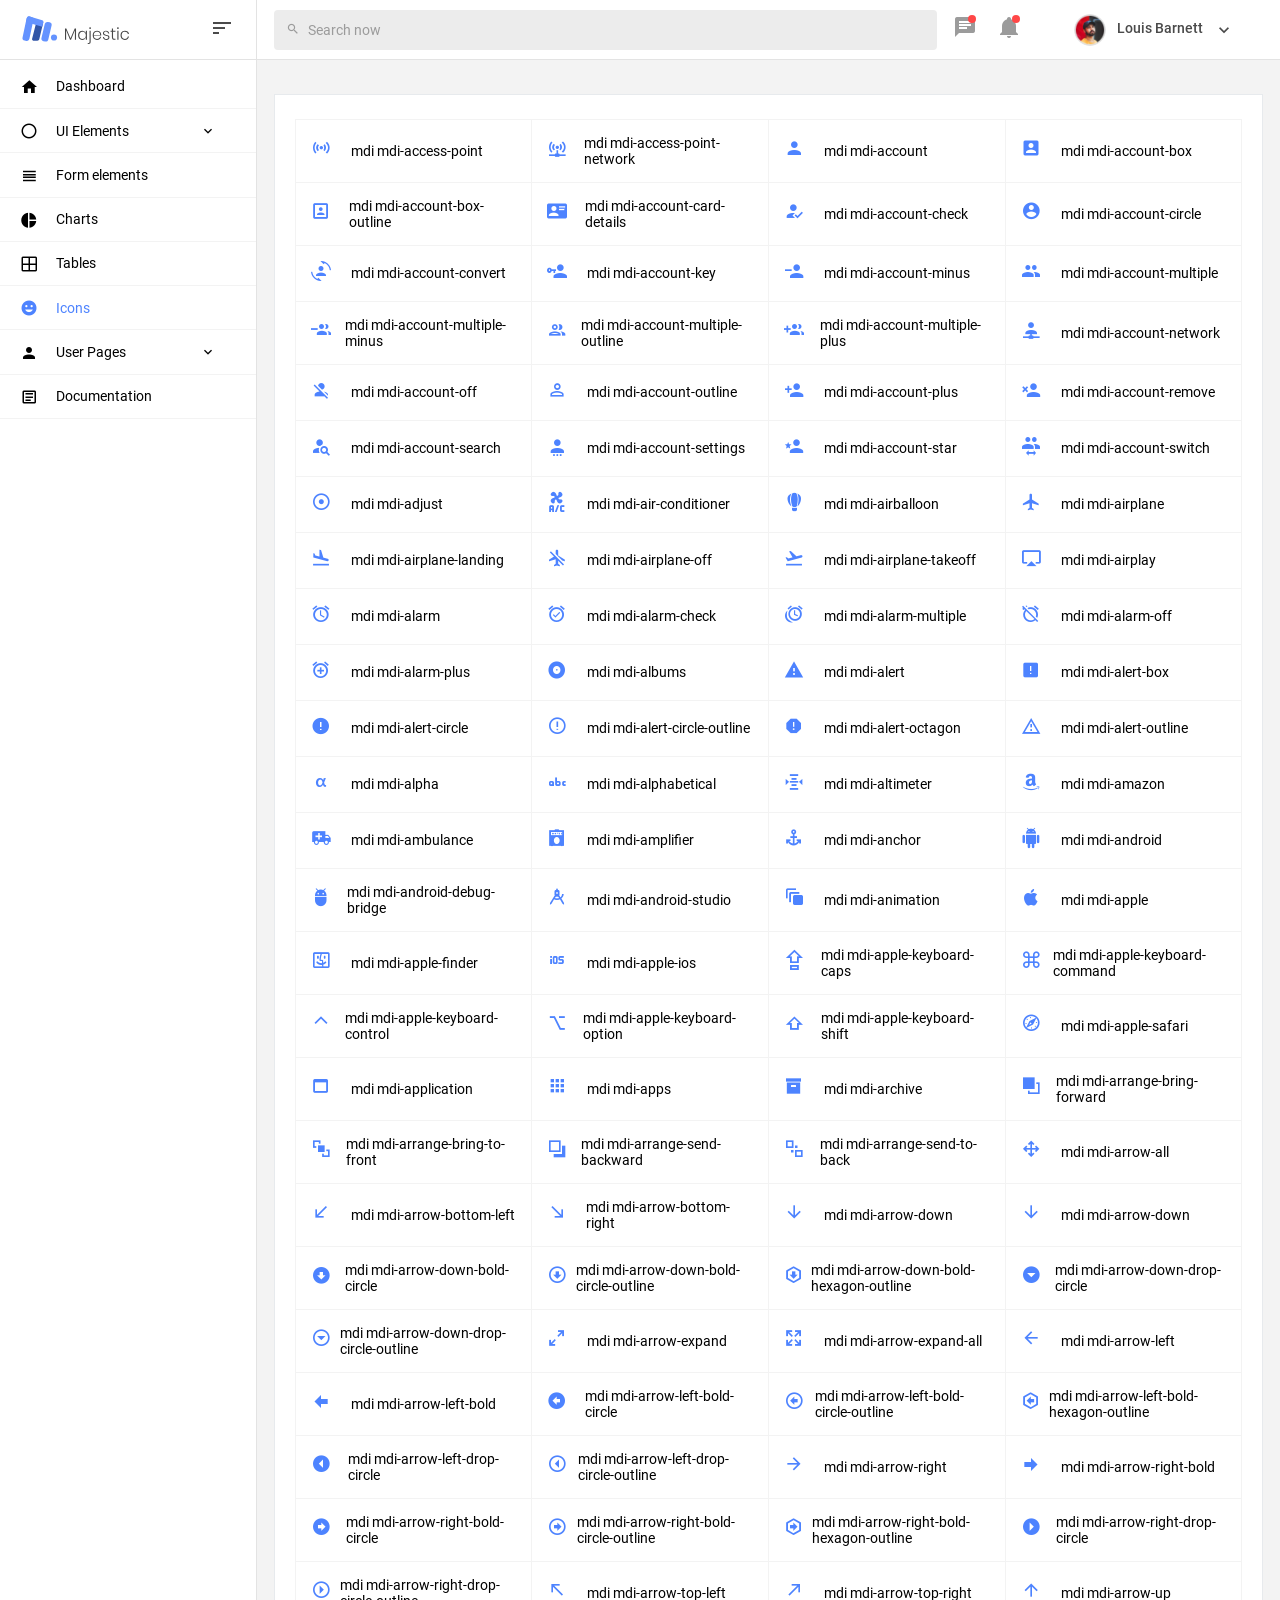
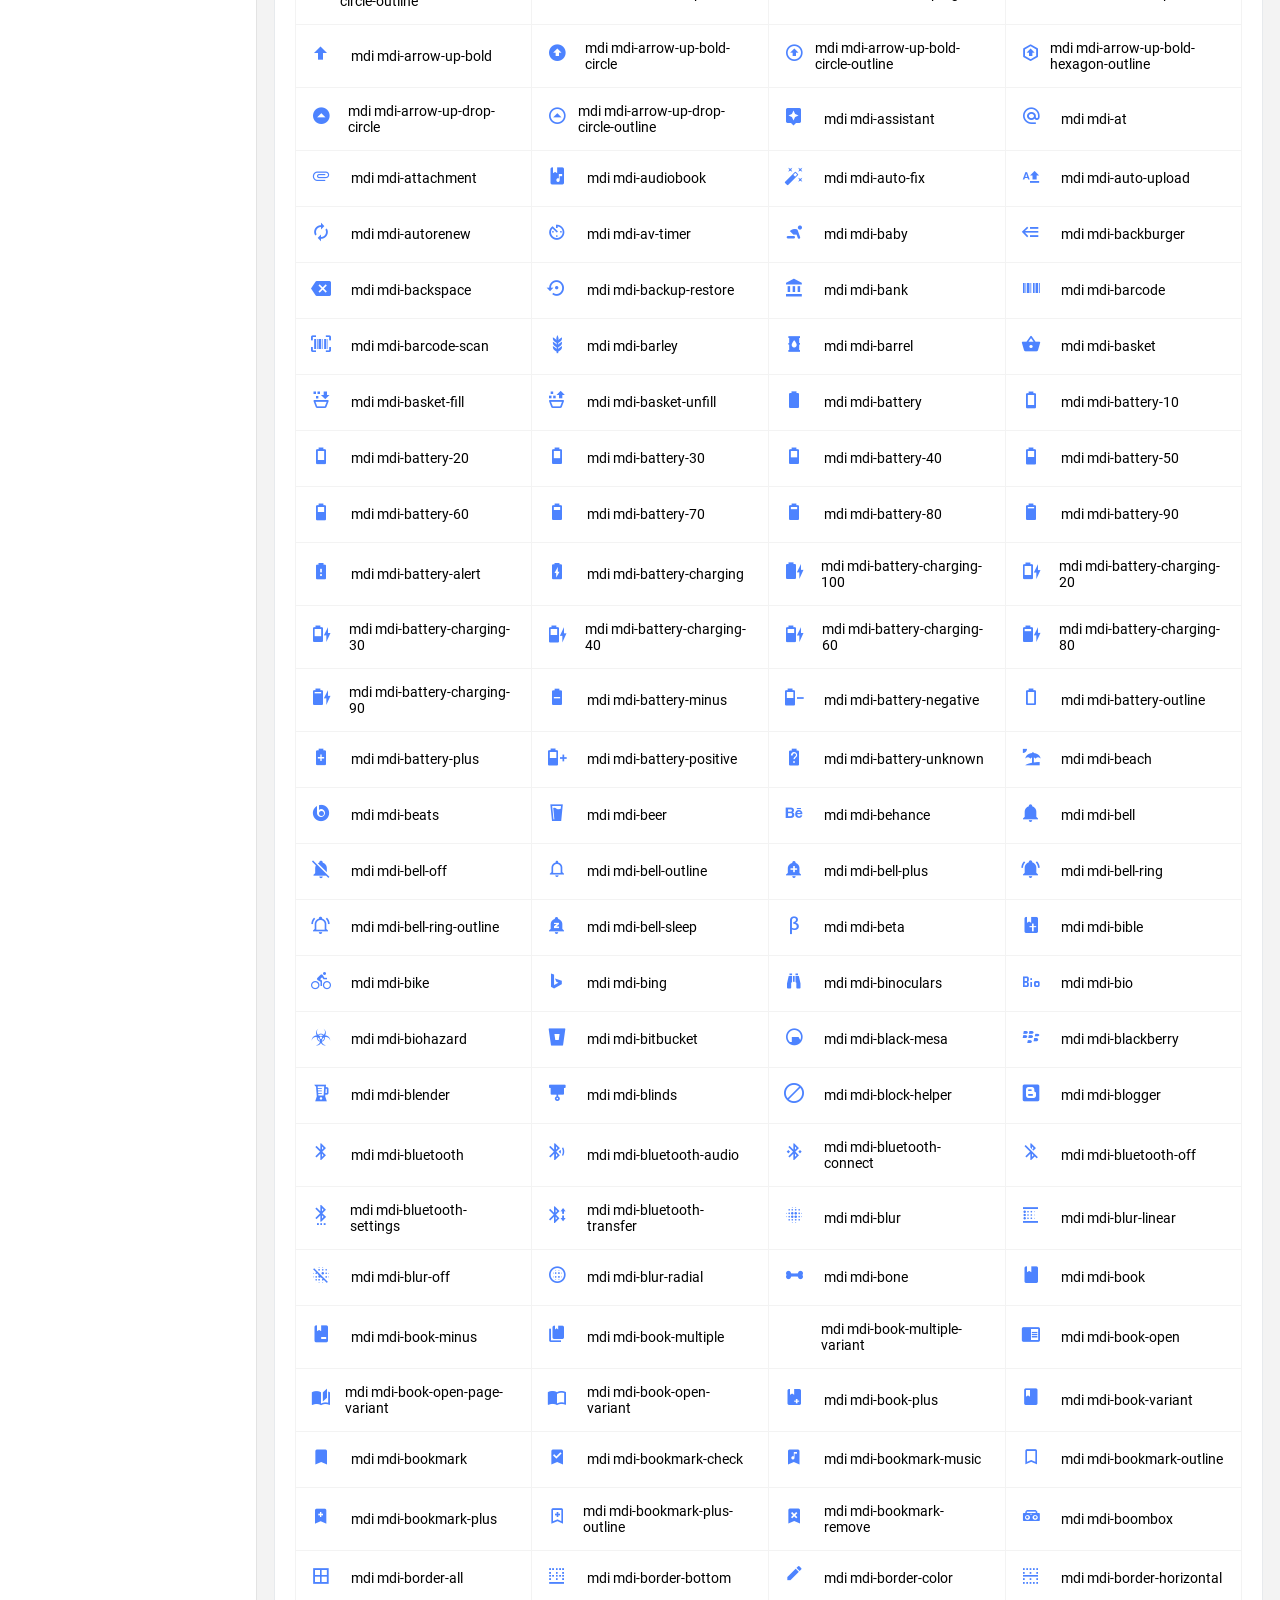
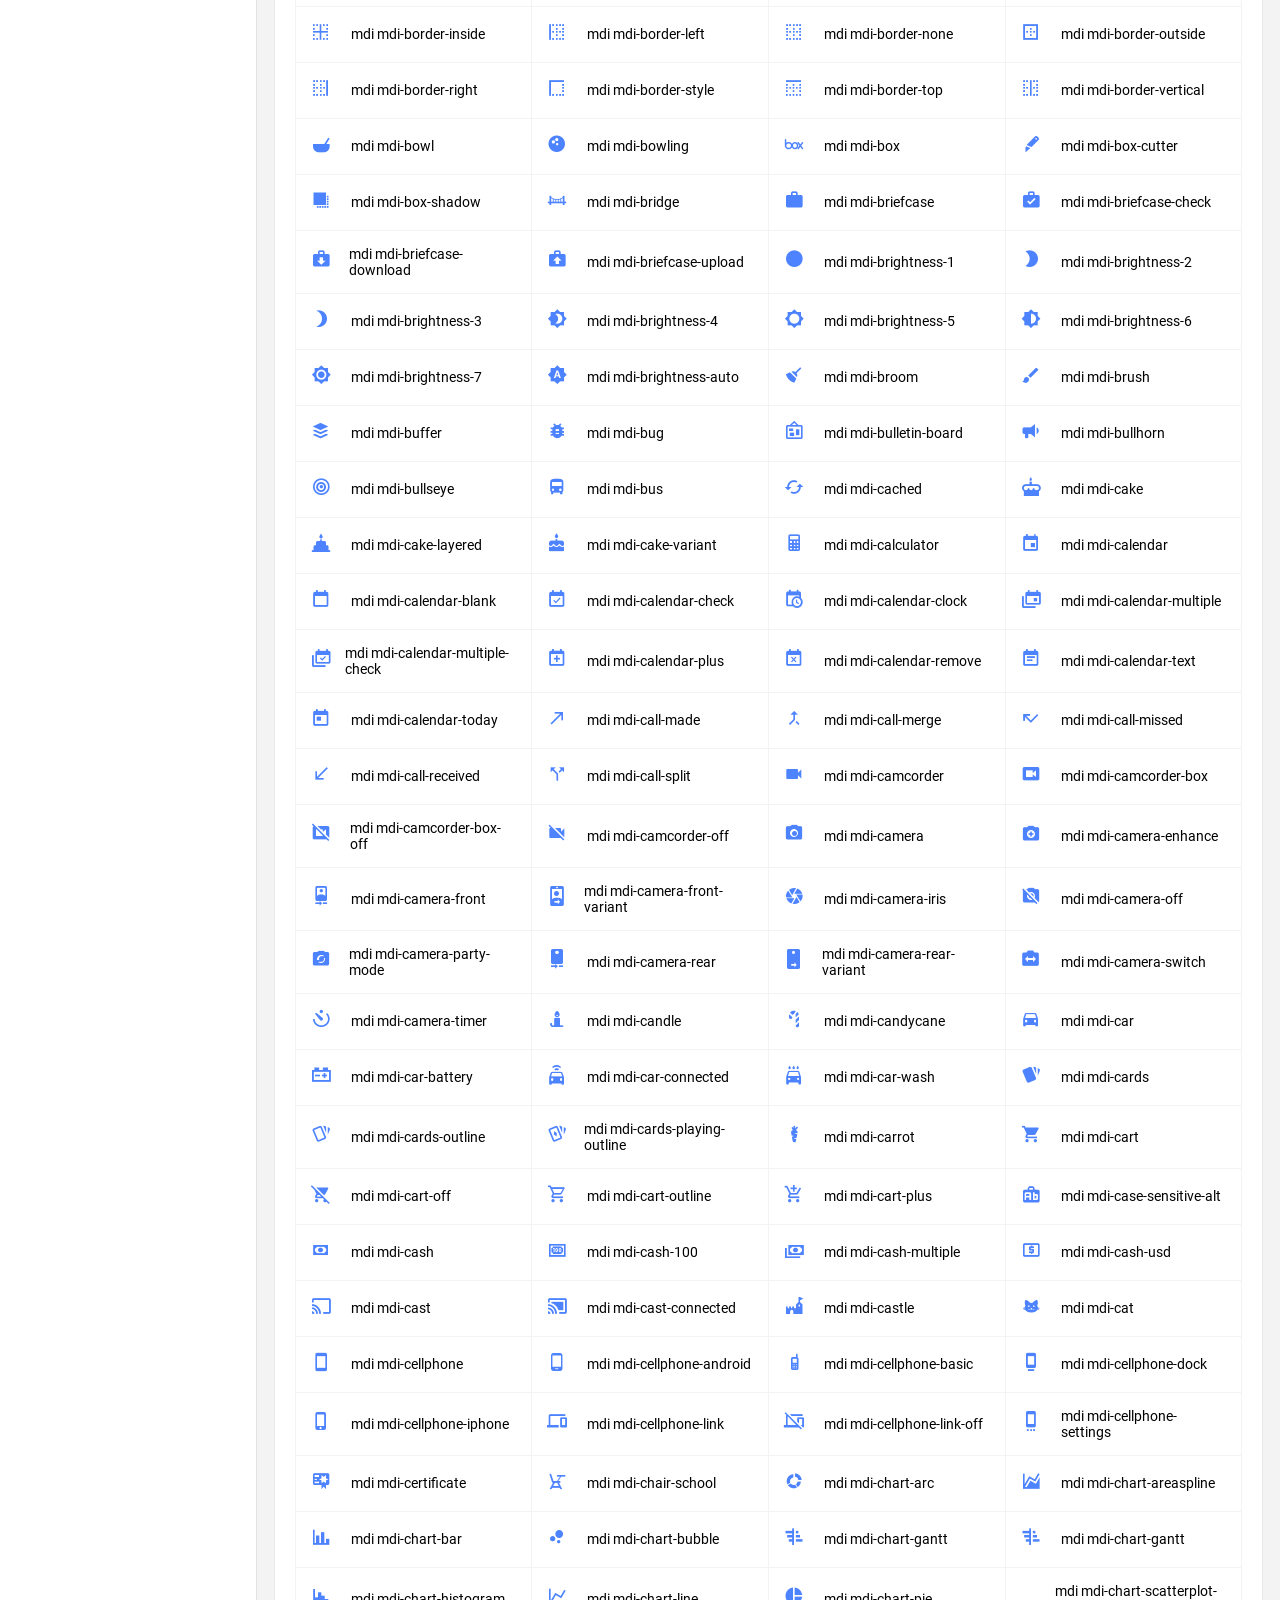
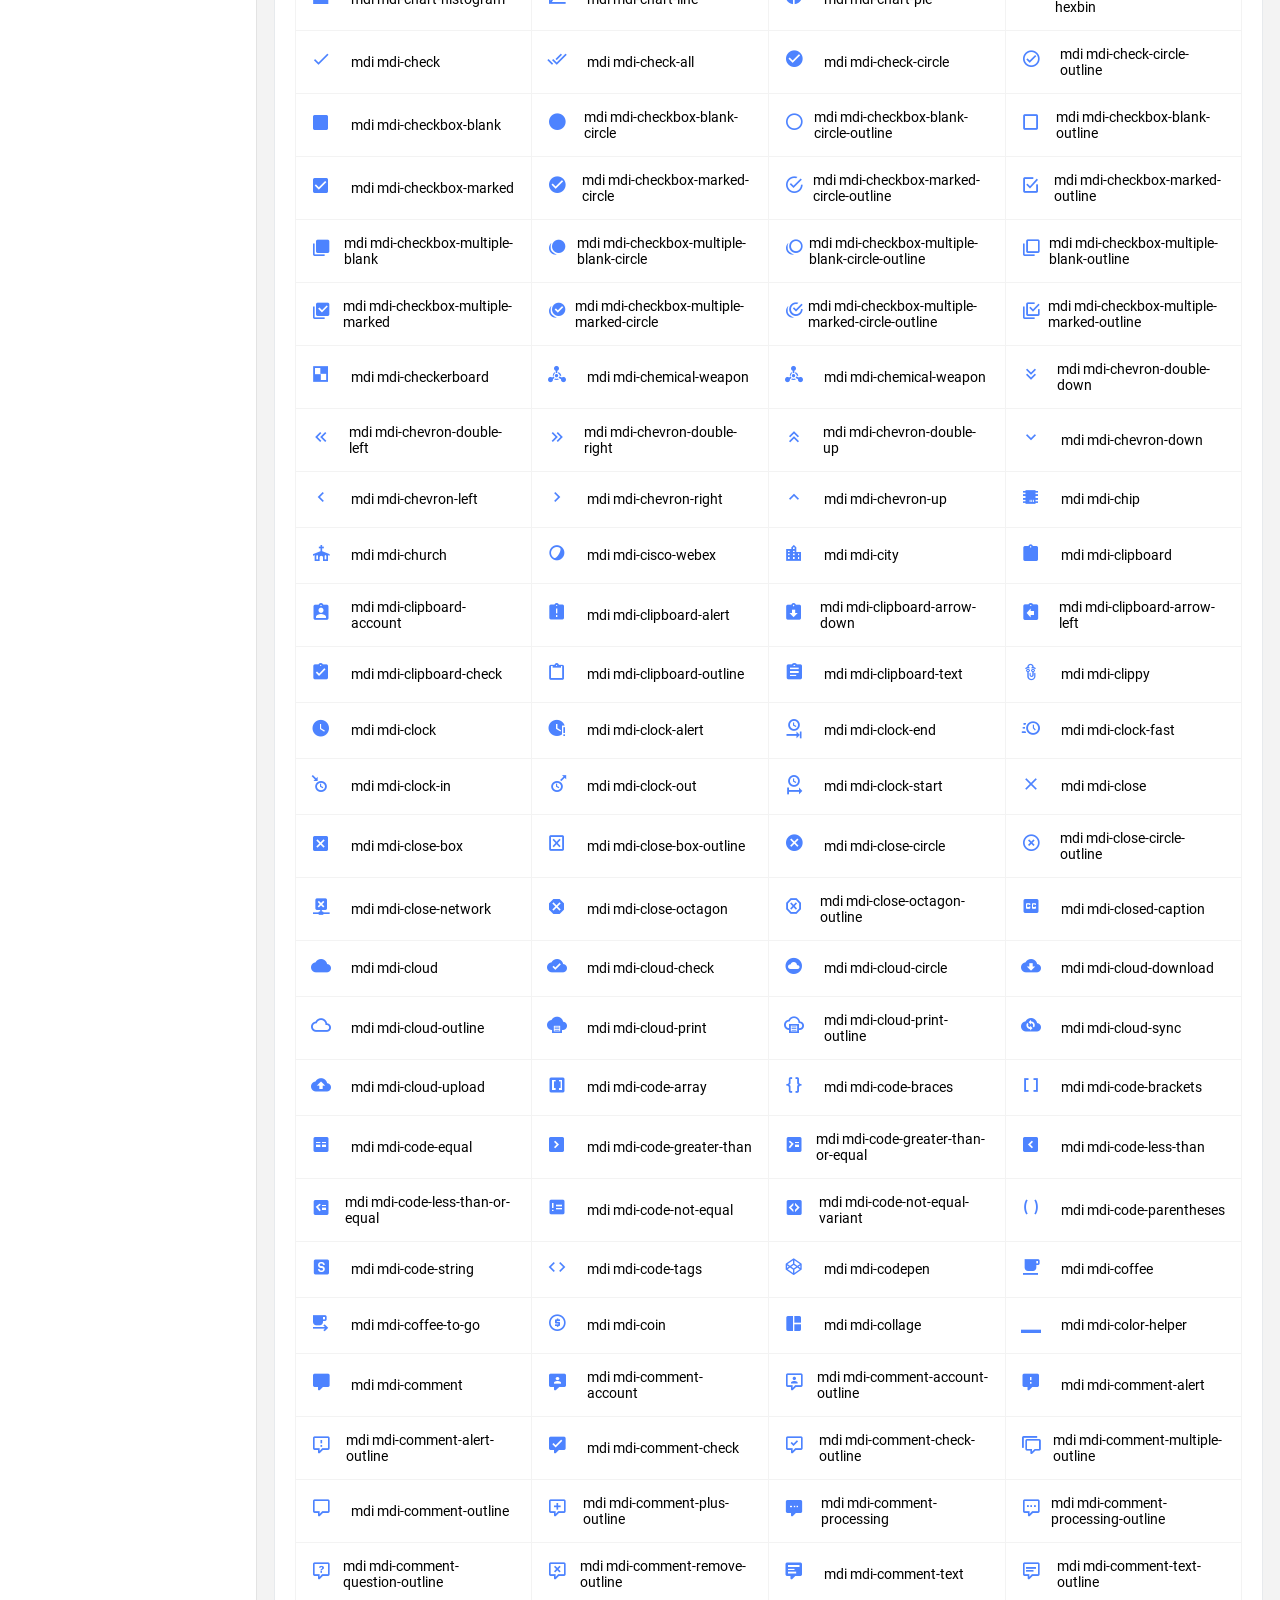
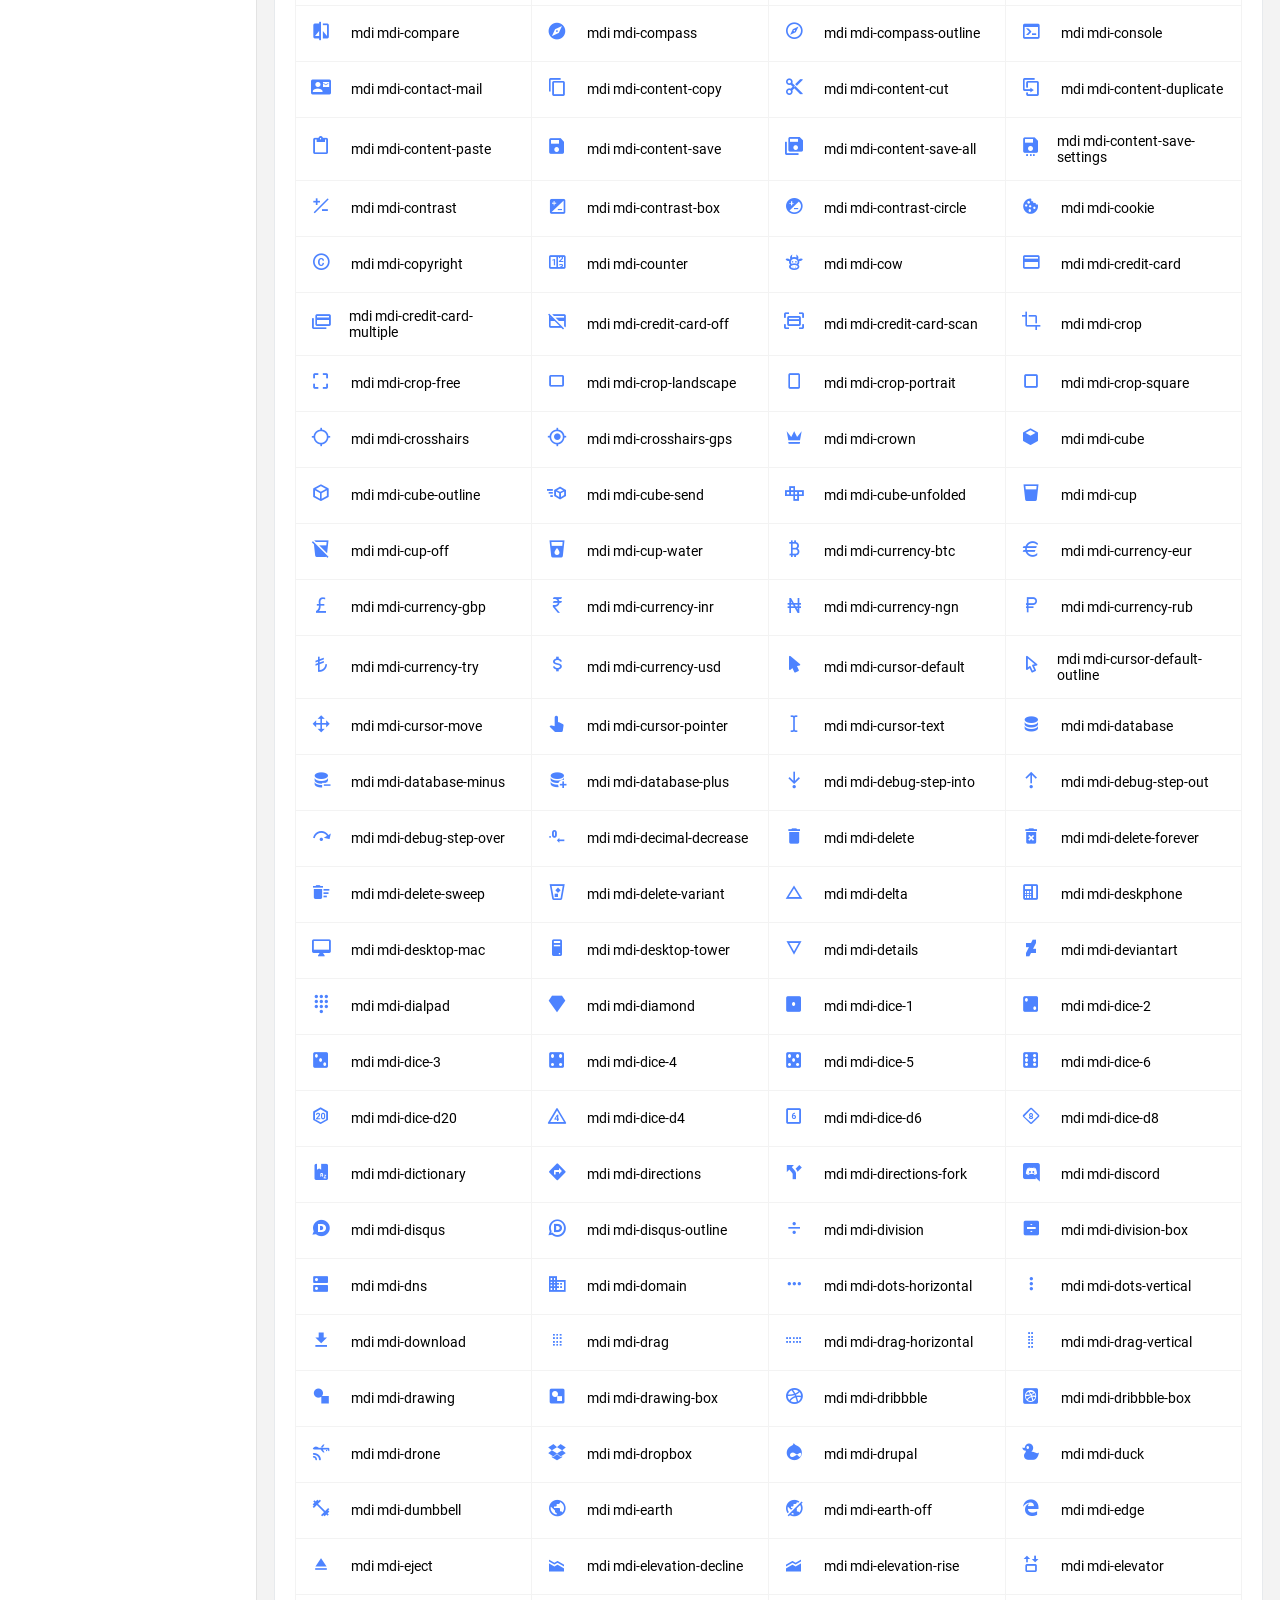
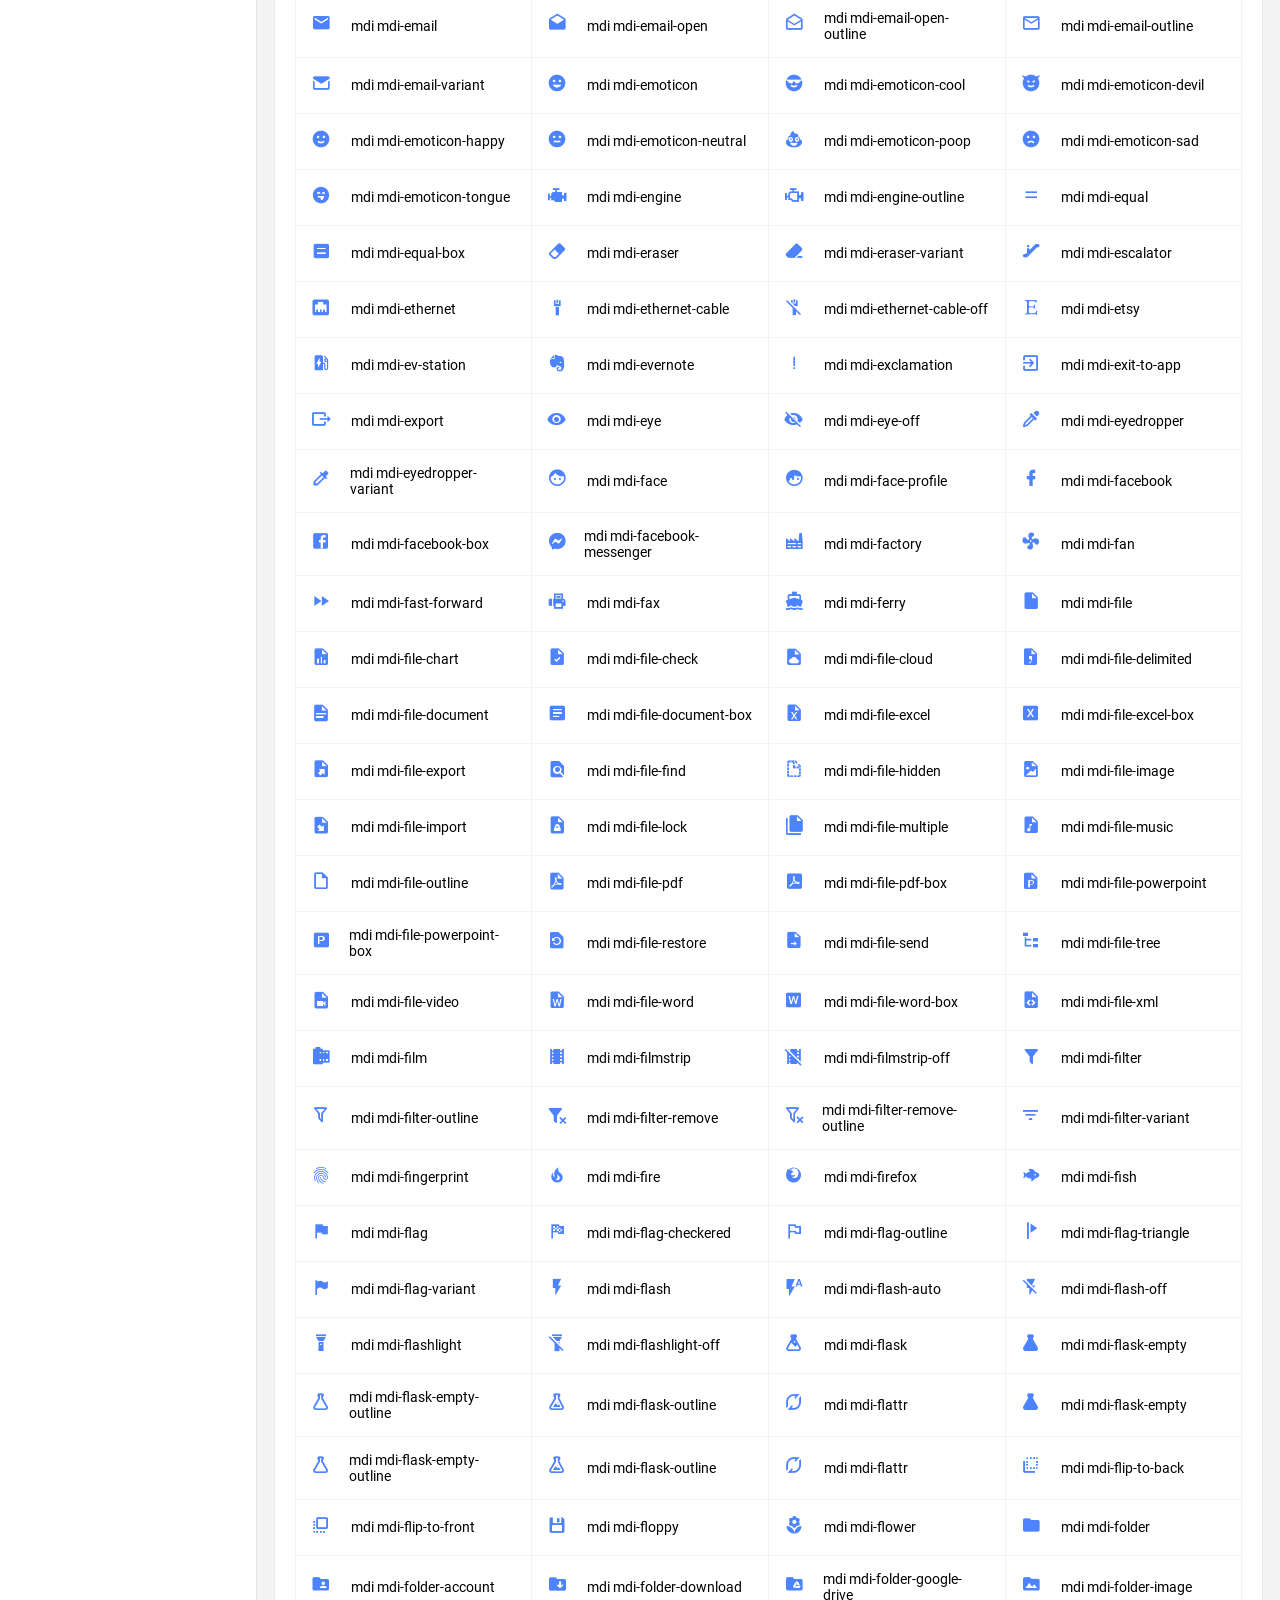
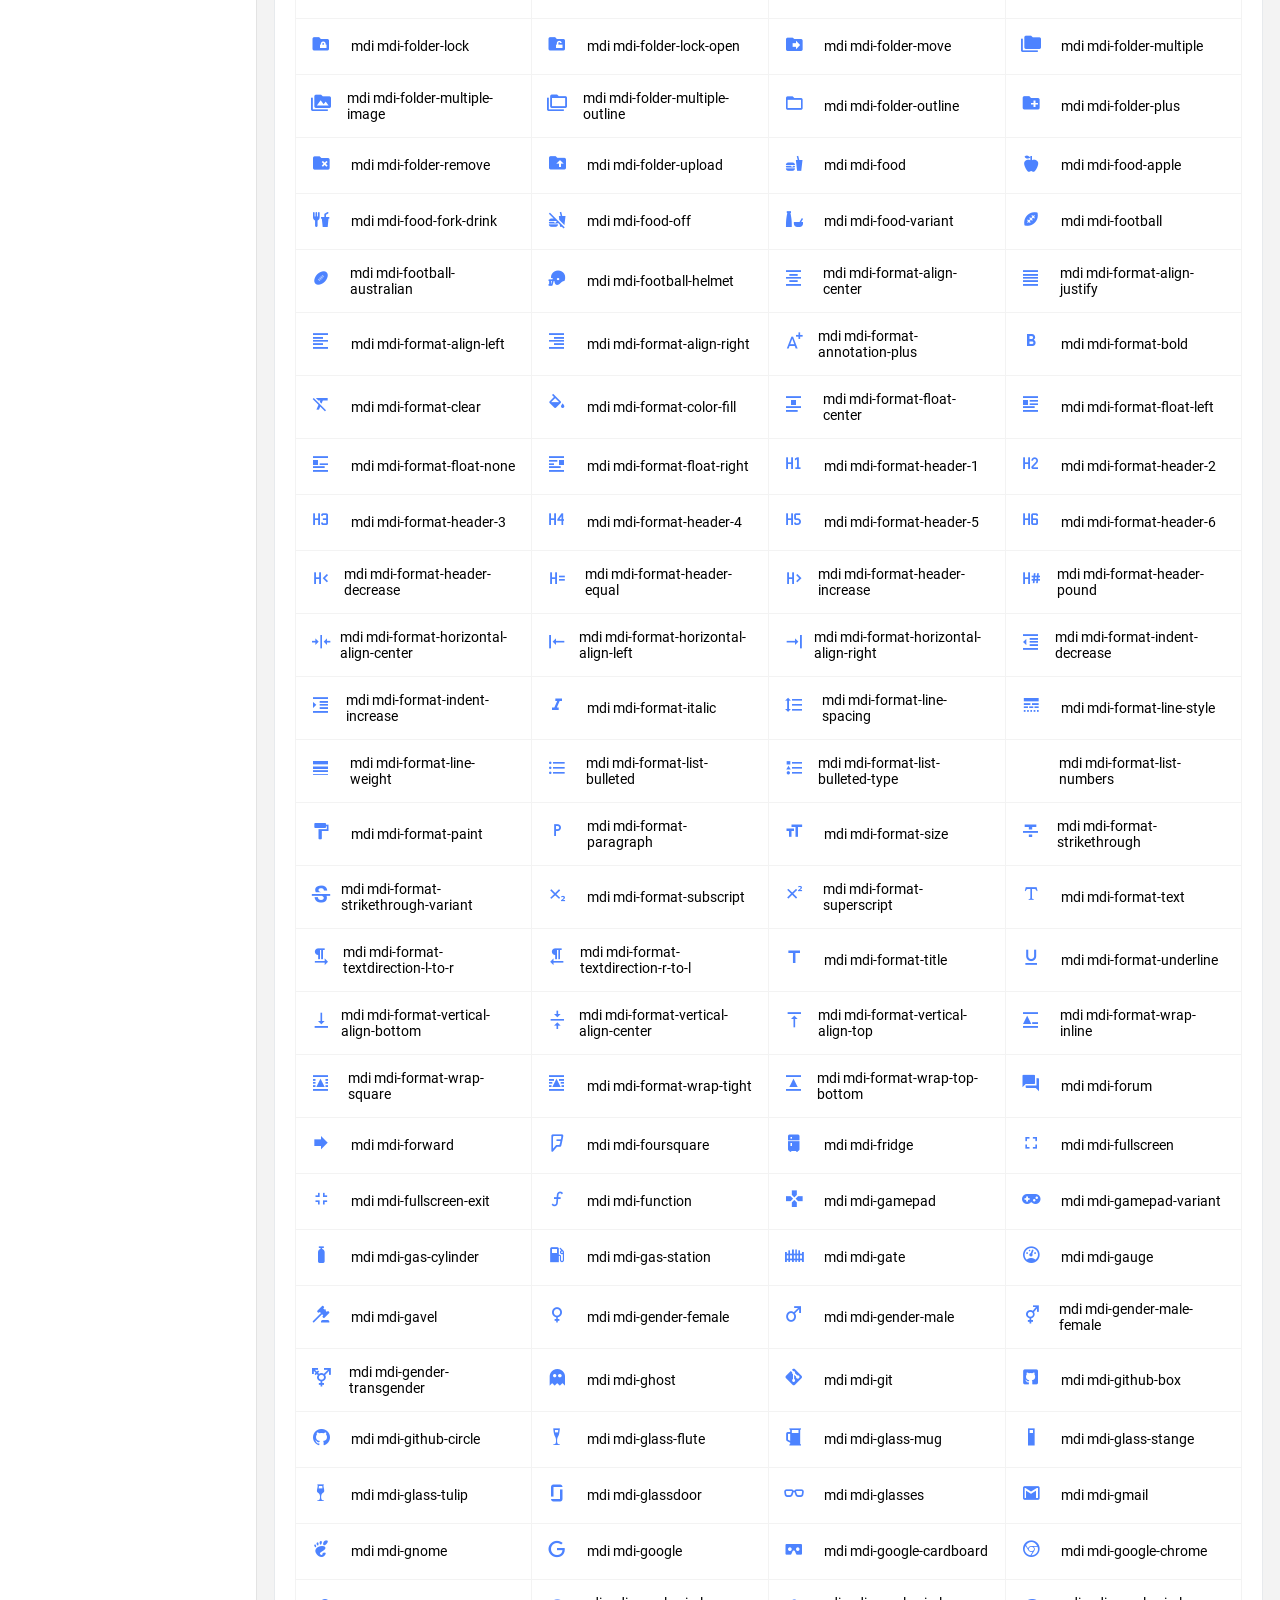
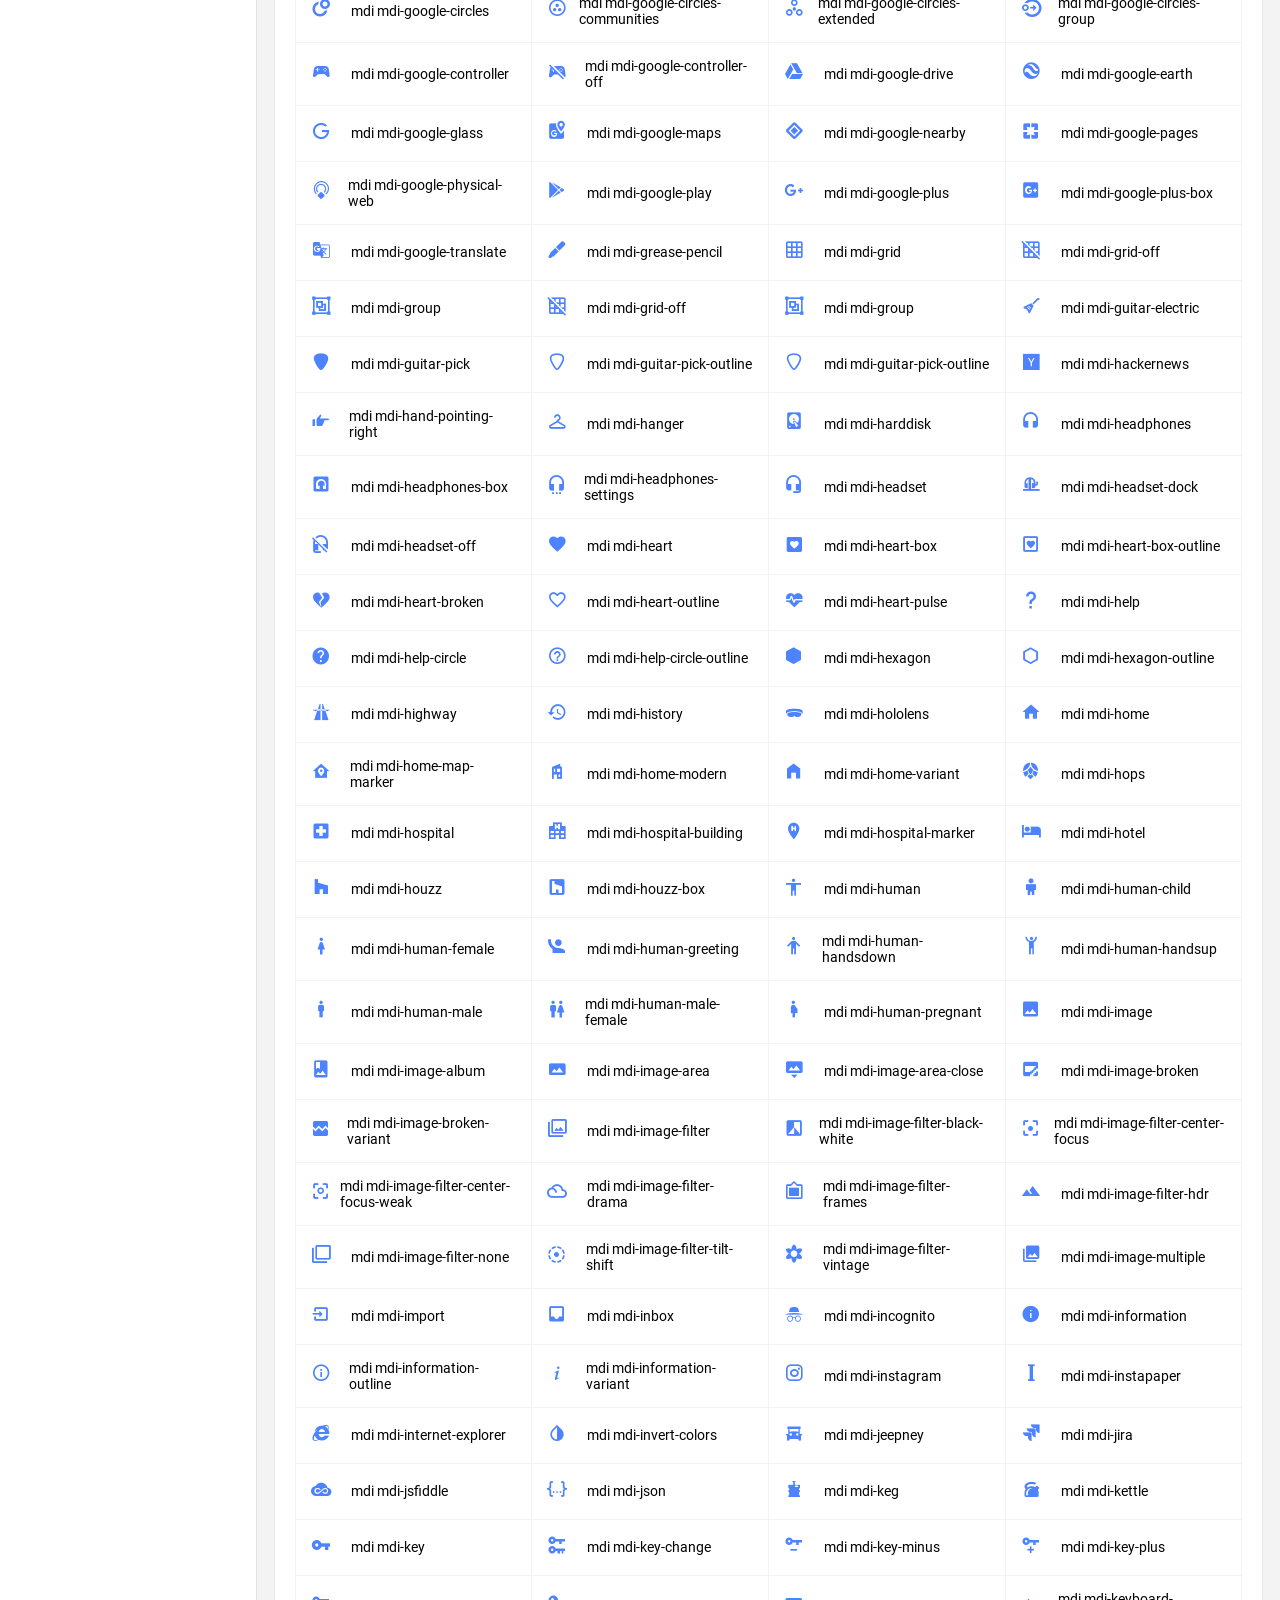
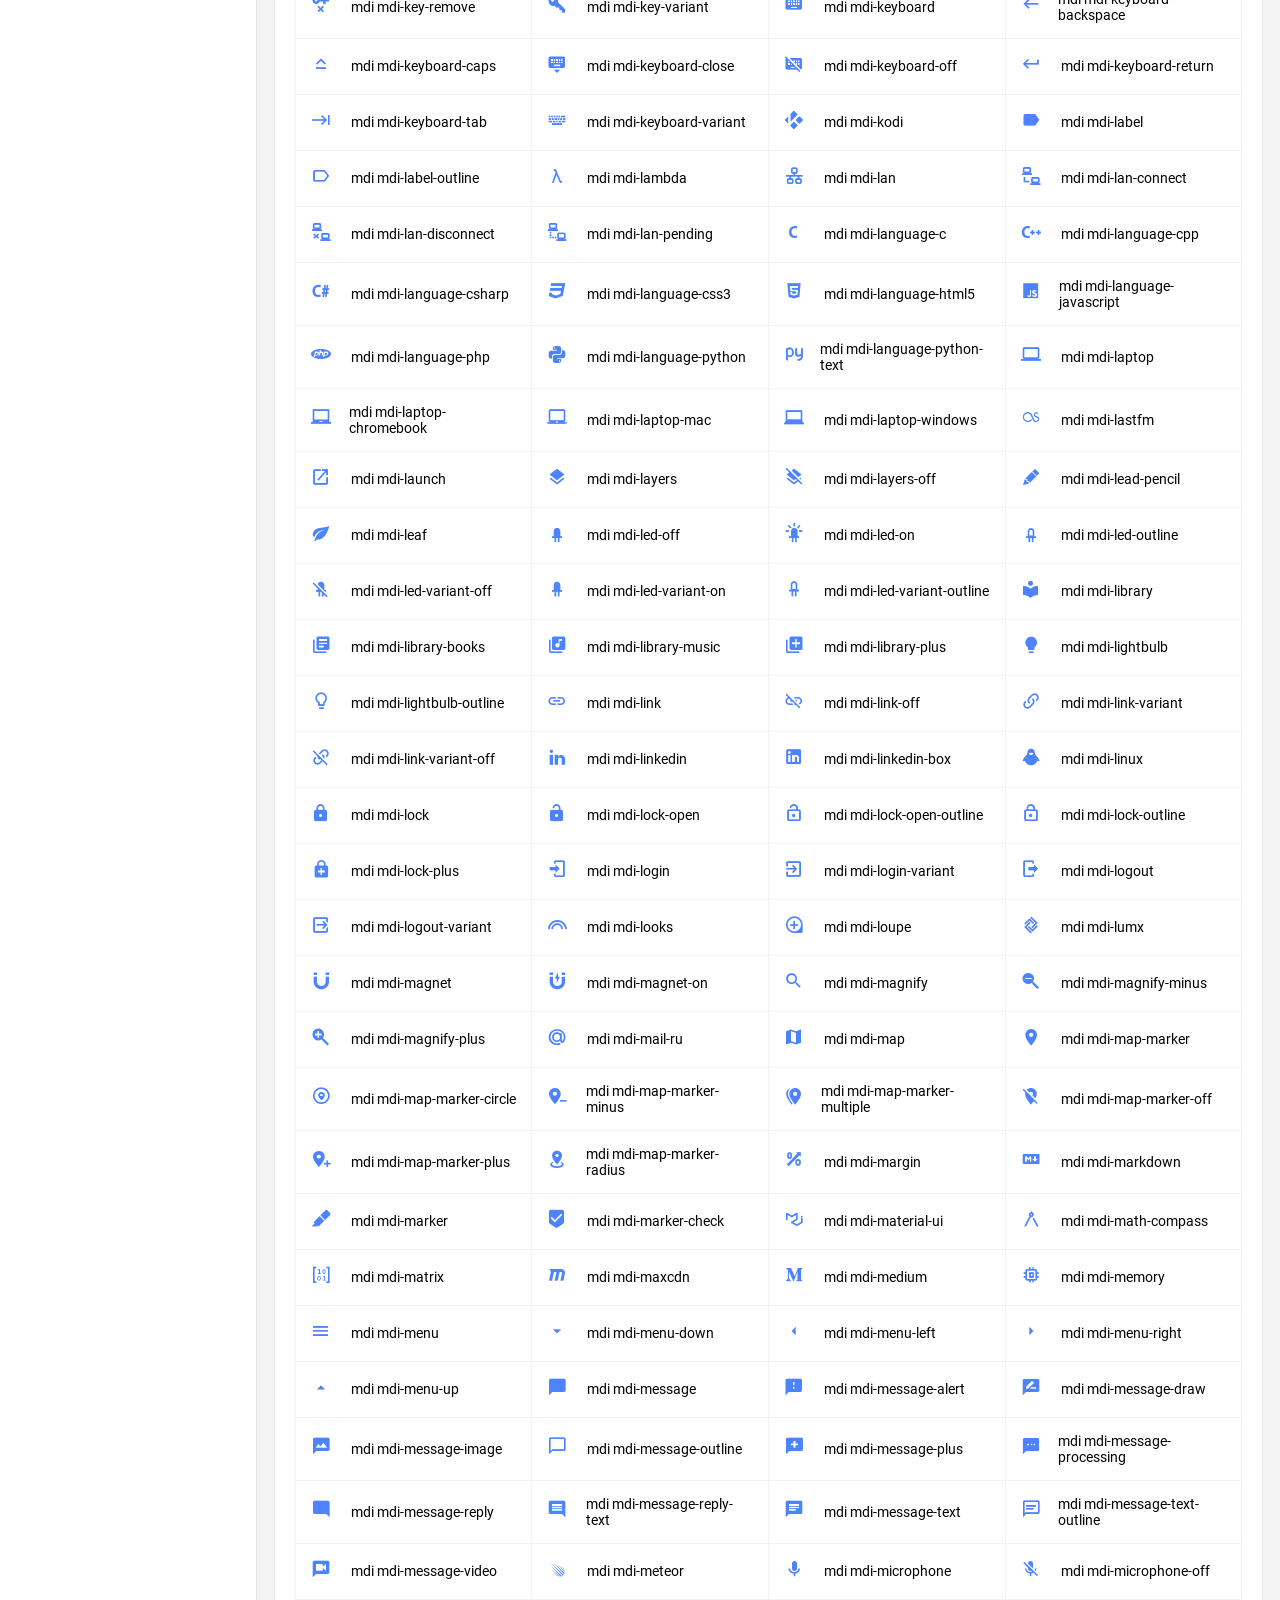
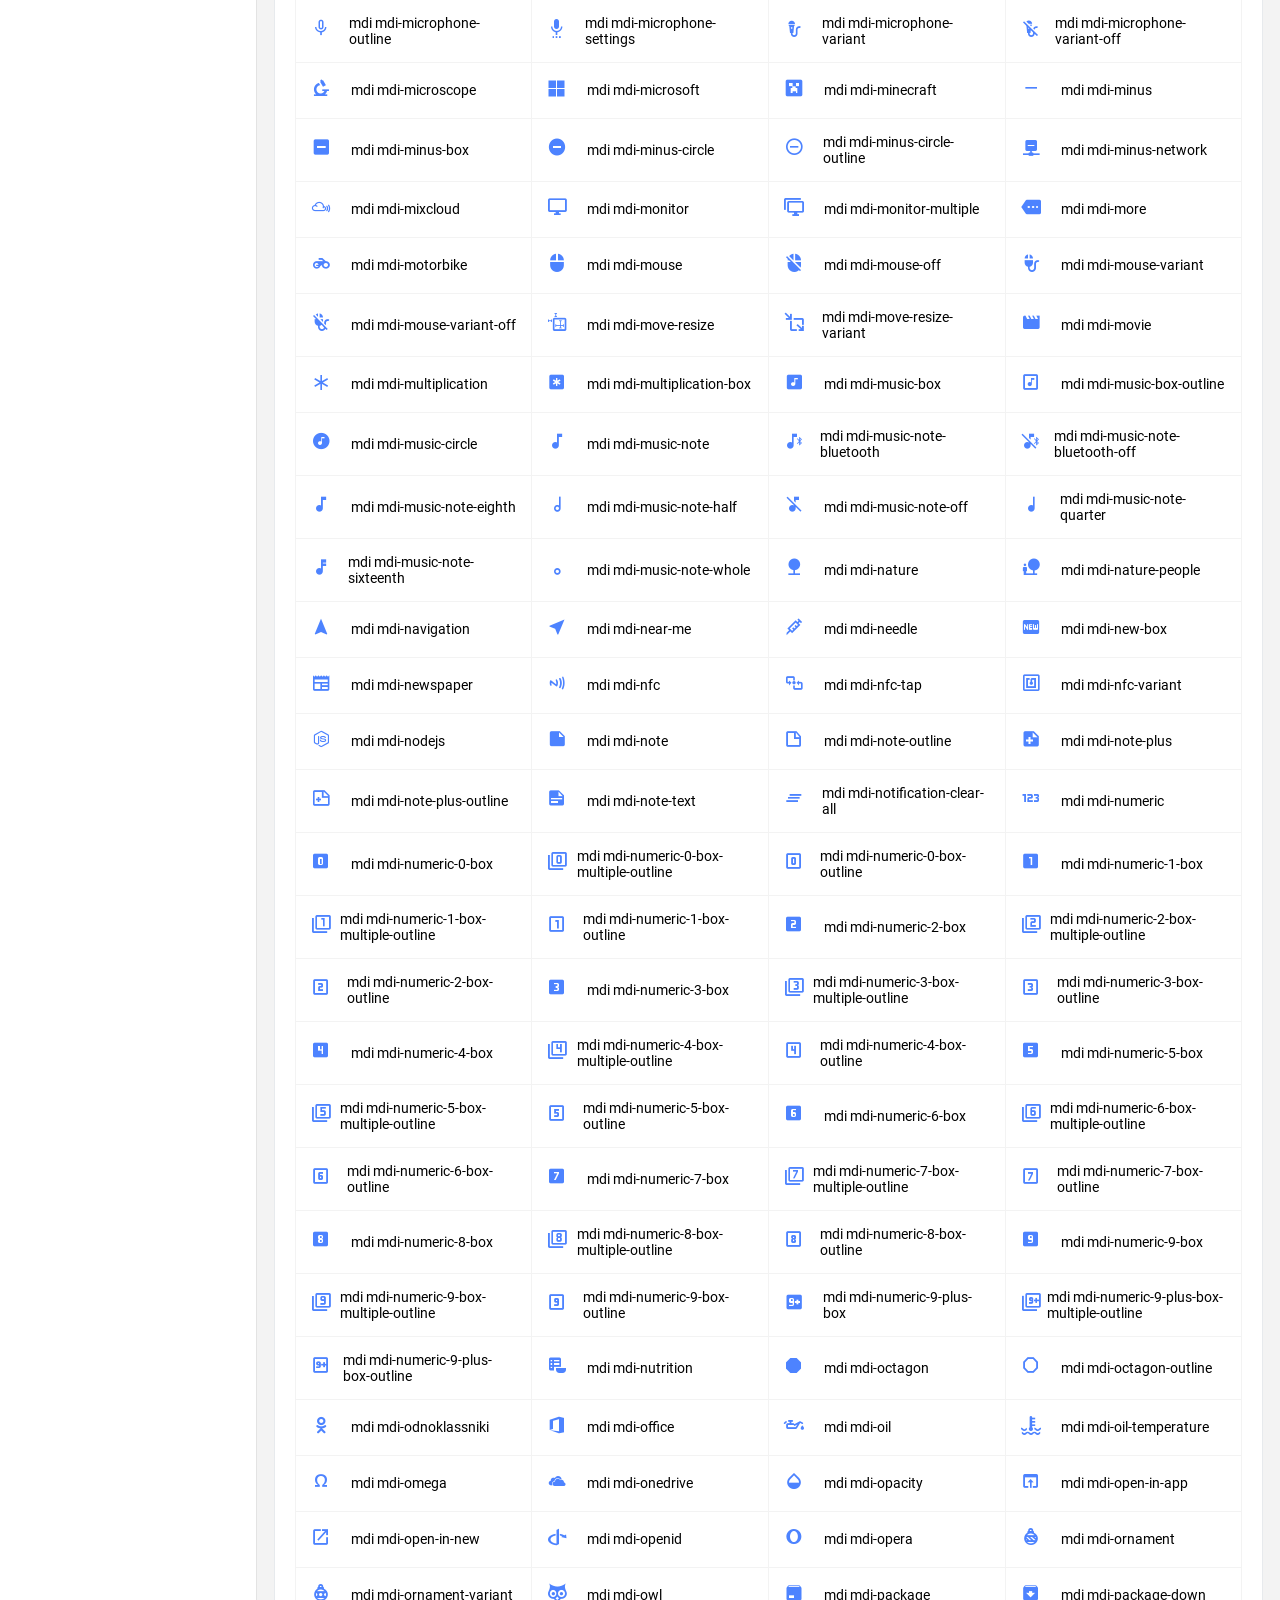
<file: templates/admin/pages/icons/mdi.html>
<!DOCTYPE html>
<html lang="en">


<!-- Mirrored from demo.bootstrapdash.com/majestic-free/template/pages/icons/mdi.html by HTTrack Website Copier/3.x [XR&CO'2014], Thu, 01 Feb 2024 16:04:27 GMT -->
<head>
  <!-- Required meta tags -->
  <meta charset="utf-8">
  <meta name="viewport" content="width=device-width, initial-scale=1, shrink-to-fit=no">
  <title>Majestic Admin</title>
  <!-- plugins:css -->
  <link rel="stylesheet" href="../../vendors/mdi/css/materialdesignicons.min.css">
  <link rel="stylesheet" href="../../vendors/base/vendor.bundle.base.css">
  <!-- endinject -->
  <!-- inject:css -->
  <link rel="stylesheet" href="../../css/style.css">
  <!-- endinject -->
  <link rel="shortcut icon" href="../../images/favicon.png" />
</head>

<body>
  <div class=" container-scroller">
    <!-- partial:../../partials/_navbar.html -->
    <nav class="navbar col-lg-12 col-12 p-0 fixed-top d-flex flex-row">
      <div class="navbar-brand-wrapper d-flex justify-content-center">
        <div class="navbar-brand-inner-wrapper d-flex justify-content-between align-items-center w-100">  
          <a class="navbar-brand brand-logo" href="../../index.html"><img src="../../images/logo.svg" alt="logo"/></a>
          <a class="navbar-brand brand-logo-mini" href="../../index.html"><img src="../../images/logo-mini.svg" alt="logo"/></a>
          <button class="navbar-toggler navbar-toggler align-self-center" type="button" data-toggle="minimize">
            <span class="mdi mdi-sort-variant"></span>
          </button>
        </div>  
      </div>
      <div class="navbar-menu-wrapper d-flex align-items-center justify-content-end">
        <ul class="navbar-nav mr-lg-4 w-100">
          <li class="nav-item nav-search d-none d-lg-block w-100">
            <div class="input-group">
              <div class="input-group-prepend">
                <span class="input-group-text" id="search">
                  <i class="mdi mdi-magnify"></i>
                </span>
              </div>
              <input type="text" class="form-control" placeholder="Search now" aria-label="search" aria-describedby="search">
            </div>
          </li>
        </ul>
        <ul class="navbar-nav navbar-nav-right">
          <li class="nav-item dropdown me-1">
            <a class="nav-link count-indicator dropdown-toggle d-flex justify-content-center align-items-center" id="messageDropdown" href="#" data-bs-toggle="dropdown">
              <i class="mdi mdi-message-text mx-0"></i>
              <span class="count"></span>
            </a>
            <div class="dropdown-menu dropdown-menu-right navbar-dropdown" aria-labelledby="messageDropdown">
              <p class="mb-0 font-weight-normal float-left dropdown-header">Messages</p>
              <a class="dropdown-item">
                <div class="item-thumbnail">
                    <img src="../../images/faces/face4.jpg" alt="image" class="profile-pic">
                </div>
                <div class="item-content flex-grow">
                  <h6 class="ellipsis font-weight-normal">David Grey
                  </h6>
                  <p class="font-weight-light small-text text-muted mb-0">
                    The meeting is cancelled
                  </p>
                </div>
              </a>
              <a class="dropdown-item">
                <div class="item-thumbnail">
                    <img src="../../images/faces/face2.jpg" alt="image" class="profile-pic">
                </div>
                <div class="item-content flex-grow">
                  <h6 class="ellipsis font-weight-normal">Tim Cook
                  </h6>
                  <p class="font-weight-light small-text text-muted mb-0">
                    New product launch
                  </p>
                </div>
              </a>
              <a class="dropdown-item">
                <div class="item-thumbnail">
                    <img src="../../images/faces/face3.jpg" alt="image" class="profile-pic">
                </div>
                <div class="item-content flex-grow">
                  <h6 class="ellipsis font-weight-normal"> Johnson
                  </h6>
                  <p class="font-weight-light small-text text-muted mb-0">
                    Upcoming board meeting
                  </p>
                </div>
              </a>
            </div>
          </li>
          <li class="nav-item dropdown me-4">
            <a class="nav-link count-indicator dropdown-toggle d-flex align-items-center justify-content-center notification-dropdown" id="notificationDropdown" href="#" data-bs-toggle="dropdown">
              <i class="mdi mdi-bell mx-0"></i>
              <span class="count"></span>
            </a>
            <div class="dropdown-menu dropdown-menu-right navbar-dropdown" aria-labelledby="notificationDropdown">
              <p class="mb-0 font-weight-normal float-left dropdown-header">Notifications</p>
              <a class="dropdown-item">
                <div class="item-thumbnail">
                  <div class="item-icon bg-success">
                    <i class="mdi mdi-information mx-0"></i>
                  </div>
                </div>
                <div class="item-content">
                  <h6 class="font-weight-normal">Application Error</h6>
                  <p class="font-weight-light small-text mb-0 text-muted">
                    Just now
                  </p>
                </div>
              </a>
              <a class="dropdown-item">
                <div class="item-thumbnail">
                  <div class="item-icon bg-warning">
                    <i class="mdi mdi-settings mx-0"></i>
                  </div>
                </div>
                <div class="item-content">
                  <h6 class="font-weight-normal">Settings</h6>
                  <p class="font-weight-light small-text mb-0 text-muted">
                    Private message
                  </p>
                </div>
              </a>
              <a class="dropdown-item">
                <div class="item-thumbnail">
                  <div class="item-icon bg-info">
                    <i class="mdi mdi-account-box mx-0"></i>
                  </div>
                </div>
                <div class="item-content">
                  <h6 class="font-weight-normal">New user registration</h6>
                  <p class="font-weight-light small-text mb-0 text-muted">
                    2 days ago
                  </p>
                </div>
              </a>
            </div>
          </li>
          <li class="nav-item nav-profile dropdown">
            <a class="nav-link dropdown-toggle" href="#" data-bs-toggle="dropdown" id="profileDropdown">
              <img src="../../images/faces/face5.jpg" alt="profile"/>
              <span class="nav-profile-name">Louis Barnett</span>
            </a>
            <div class="dropdown-menu dropdown-menu-right navbar-dropdown" aria-labelledby="profileDropdown">
              <a class="dropdown-item">
                <i class="mdi mdi-settings text-primary"></i>
                Settings
              </a>
              <a class="dropdown-item">
                <i class="mdi mdi-logout text-primary"></i>
                Logout
              </a>
            </div>
          </li>
        </ul>
        <button class="navbar-toggler navbar-toggler-right d-lg-none align-self-center" type="button" data-toggle="offcanvas">
          <span class="mdi mdi-menu"></span>
        </button>
      </div>
    </nav>
    <!-- partial -->
    <div class="container-fluid page-body-wrapper">
      <!-- partial:../../partials/_sidebar.html -->
      <nav class="sidebar sidebar-offcanvas" id="sidebar">
        <ul class="nav">
          <li class="nav-item">
            <a class="nav-link" href="../../index.html">
              <i class="mdi mdi-home menu-icon"></i>
              <span class="menu-title">Dashboard</span>
            </a>
          </li>
          <li class="nav-item">
            <a class="nav-link" data-bs-toggle="collapse" href="#ui-basic" aria-expanded="false" aria-controls="ui-basic">
              <i class="mdi mdi-circle-outline menu-icon"></i>
              <span class="menu-title">UI Elements</span>
              <i class="menu-arrow"></i>
            </a>
            <div class="collapse" id="ui-basic">
              <ul class="nav flex-column sub-menu">
                <li class="nav-item"> <a class="nav-link" href="../ui-features/buttons.html">Buttons</a></li>
                <li class="nav-item"> <a class="nav-link" href="../ui-features/typography.html">Typography</a></li>
              </ul>
            </div>
          </li>
          <li class="nav-item">
            <a class="nav-link" href="../forms/basic_elements.html">
              <i class="mdi mdi-view-headline menu-icon"></i>
              <span class="menu-title">Form elements</span>
            </a>
          </li>
          <li class="nav-item">
            <a class="nav-link" href="../charts/chartjs.html">
              <i class="mdi mdi-chart-pie menu-icon"></i>
              <span class="menu-title">Charts</span>
            </a>
          </li>
          <li class="nav-item">
            <a class="nav-link" href="../tables/basic-table.html">
              <i class="mdi mdi-grid-large menu-icon"></i>
              <span class="menu-title">Tables</span>
            </a>
          </li>
          <li class="nav-item">
            <a class="nav-link" href="mdi.html">
              <i class="mdi mdi-emoticon menu-icon"></i>
              <span class="menu-title">Icons</span>
            </a>
          </li>
          <li class="nav-item">
            <a class="nav-link" data-bs-toggle="collapse" href="#auth" aria-expanded="false" aria-controls="auth">
              <i class="mdi mdi-account menu-icon"></i>
              <span class="menu-title">User Pages</span>
              <i class="menu-arrow"></i>
            </a>
            <div class="collapse" id="auth">
              <ul class="nav flex-column sub-menu">
                <li class="nav-item"> <a class="nav-link" href="../samples/login.html"> Login </a></li>
                <li class="nav-item"> <a class="nav-link" href="../samples/login-2.html"> Login 2 </a></li>
                <li class="nav-item"> <a class="nav-link" href="../samples/register.html"> Register </a></li>
                <li class="nav-item"> <a class="nav-link" href="../samples/register-2.html"> Register 2 </a></li>
                <li class="nav-item"> <a class="nav-link" href="../samples/lock-screen.html"> Lockscreen </a></li>
              </ul>
            </div>
          </li>
          <li class="nav-item">
            <a class="nav-link" href="../../documentation/documentation.html">
              <i class="mdi mdi-file-document-box-outline menu-icon"></i>
              <span class="menu-title">Documentation</span>
            </a>
          </li>
        </ul>
      </nav>
      <!-- partial -->
      <div class="main-panel">        
        <div class="content-wrapper">
          <div class="row">
            <div class="col-lg-12 grid-margin">
              <div class="card">
                <div class="card-body">
                  <div class="row icons-list">
                    <div class="col-sm-6 col-md-4 col-lg-3">
                        <i class="mdi mdi-access-point"></i> mdi mdi-access-point
                    </div>
                    <div class="col-sm-6 col-md-4 col-lg-3">
                        <i class="mdi mdi-access-point-network"></i> mdi mdi-access-point-network
                    </div>
                    <div class="col-sm-6 col-md-4 col-lg-3">
                        <i class="mdi mdi-account"></i> mdi mdi-account
                    </div>
                    <div class="col-sm-6 col-md-4 col-lg-3">
                        <i class="mdi mdi-account-box"></i> mdi mdi-account-box
                    </div>
                    <div class="col-sm-6 col-md-4 col-lg-3">
                        <i class="mdi mdi-account-box-outline"></i> mdi mdi-account-box-outline
                    </div>
                    <div class="col-sm-6 col-md-4 col-lg-3">
                        <i class="mdi mdi-account-card-details"></i> mdi mdi-account-card-details
                    </div>
                    <div class="col-sm-6 col-md-4 col-lg-3">
                        <i class="mdi mdi-account-check"></i> mdi mdi-account-check
                    </div>
                    <div class="col-sm-6 col-md-4 col-lg-3">
                        <i class="mdi mdi-account-circle"></i> mdi mdi-account-circle
                    </div>
                    <div class="col-sm-6 col-md-4 col-lg-3">
                        <i class="mdi mdi-account-convert"></i> mdi mdi-account-convert
                    </div>
                    <div class="col-sm-6 col-md-4 col-lg-3">
                        <i class="mdi mdi-account-key"></i> mdi mdi-account-key
                    </div>
                    <div class="col-sm-6 col-md-4 col-lg-3">
                        <i class="mdi mdi-account-minus"></i> mdi mdi-account-minus
                    </div>
                    <div class="col-sm-6 col-md-4 col-lg-3">
                        <i class="mdi mdi-account-multiple"></i> mdi mdi-account-multiple
                    </div>
                    <div class="col-sm-6 col-md-4 col-lg-3">
                        <i class="mdi mdi-account-multiple-minus"></i> mdi mdi-account-multiple-minus
                    </div>
                    <div class="col-sm-6 col-md-4 col-lg-3">
                        <i class="mdi mdi-account-multiple-outline"></i> mdi mdi-account-multiple-outline
                    </div>
                    <div class="col-sm-6 col-md-4 col-lg-3">
                        <i class="mdi mdi-account-multiple-plus"></i> mdi mdi-account-multiple-plus
                    </div>
                    <div class="col-sm-6 col-md-4 col-lg-3">
                        <i class="mdi mdi-account-network"></i> mdi mdi-account-network
                    </div>
                    <div class="col-sm-6 col-md-4 col-lg-3">
                        <i class="mdi mdi-account-off"></i> mdi mdi-account-off
                    </div>
                    <div class="col-sm-6 col-md-4 col-lg-3">
                        <i class="mdi mdi-account-outline"></i> mdi mdi-account-outline
                    </div>
                    <div class="col-sm-6 col-md-4 col-lg-3">
                        <i class="mdi mdi-account-plus"></i> mdi mdi-account-plus
                    </div>
                    <div class="col-sm-6 col-md-4 col-lg-3">
                        <i class="mdi mdi-account-remove"></i> mdi mdi-account-remove
                    </div>
                    <div class="col-sm-6 col-md-4 col-lg-3">
                        <i class="mdi mdi-account-search"></i> mdi mdi-account-search
                    </div>
                    <div class="col-sm-6 col-md-4 col-lg-3">
                        <i class="mdi mdi-account-settings"></i> mdi mdi-account-settings
                    </div>
                    <div class="col-sm-6 col-md-4 col-lg-3">
                        <i class="mdi mdi-account-star"></i> mdi mdi-account-star
                    </div>
                    <div class="col-sm-6 col-md-4 col-lg-3">
                        <i class="mdi mdi-account-switch"></i> mdi mdi-account-switch
                    </div>
                    <div class="col-sm-6 col-md-4 col-lg-3">
                        <i class="mdi mdi-adjust"></i> mdi mdi-adjust
                    </div>
                    <div class="col-sm-6 col-md-4 col-lg-3">
                        <i class="mdi mdi-air-conditioner"></i> mdi mdi-air-conditioner
                    </div>
                    <div class="col-sm-6 col-md-4 col-lg-3">
                        <i class="mdi mdi-airballoon"></i> mdi mdi-airballoon
                    </div>
                    <div class="col-sm-6 col-md-4 col-lg-3">
                        <i class="mdi mdi-airplane"></i> mdi mdi-airplane
                    </div>
                    <div class="col-sm-6 col-md-4 col-lg-3">
                        <i class="mdi mdi-airplane-landing"></i> mdi mdi-airplane-landing
                    </div>
                    <div class="col-sm-6 col-md-4 col-lg-3">
                        <i class="mdi mdi-airplane-off"></i> mdi mdi-airplane-off
                    </div>
                    <div class="col-sm-6 col-md-4 col-lg-3">
                        <i class="mdi mdi-airplane-takeoff"></i> mdi mdi-airplane-takeoff
                    </div>
                    <div class="col-sm-6 col-md-4 col-lg-3">
                        <i class="mdi mdi-airplay"></i> mdi mdi-airplay
                    </div>
                    <div class="col-sm-6 col-md-4 col-lg-3">
                        <i class="mdi mdi-alarm"></i> mdi mdi-alarm
                    </div>
                    <div class="col-sm-6 col-md-4 col-lg-3">
                        <i class="mdi mdi-alarm-check"></i> mdi mdi-alarm-check
                    </div>
                    <div class="col-sm-6 col-md-4 col-lg-3">
                        <i class="mdi mdi-alarm-multiple"></i> mdi mdi-alarm-multiple
                    </div>
                    <div class="col-sm-6 col-md-4 col-lg-3">
                        <i class="mdi mdi-alarm-off"></i> mdi mdi-alarm-off
                    </div>
                    <div class="col-sm-6 col-md-4 col-lg-3">
                        <i class="mdi mdi-alarm-plus"></i> mdi mdi-alarm-plus
                    </div>
                    <div class="col-sm-6 col-md-4 col-lg-3">
                        <i class="mdi mdi-album"></i> mdi mdi-albums
                    </div>
                    <div class="col-sm-6 col-md-4 col-lg-3">
                        <i class="mdi mdi-alert"></i> mdi mdi-alert
                    </div>
                    <div class="col-sm-6 col-md-4 col-lg-3">
                        <i class="mdi mdi-alert-box"></i> mdi mdi-alert-box
                    </div>
                    <div class="col-sm-6 col-md-4 col-lg-3">
                        <i class="mdi mdi-alert-circle"></i> mdi mdi-alert-circle
                    </div>
                    <div class="col-sm-6 col-md-4 col-lg-3">
                        <i class="mdi mdi-alert-circle-outline"></i> mdi mdi-alert-circle-outline
                    </div>
                    <div class="col-sm-6 col-md-4 col-lg-3">
                        <i class="mdi mdi-alert-octagon"></i> mdi mdi-alert-octagon
                    </div>
                    <div class="col-sm-6 col-md-4 col-lg-3">
                        <i class="mdi mdi-alert-outline"></i> mdi mdi-alert-outline
                    </div>
                    <div class="col-sm-6 col-md-4 col-lg-3">
                        <i class="mdi mdi-alpha"></i> mdi mdi-alpha
                    </div>
                    <div class="col-sm-6 col-md-4 col-lg-3">
                        <i class="mdi mdi-alphabetical"></i> mdi mdi-alphabetical
                    </div>
                    <div class="col-sm-6 col-md-4 col-lg-3">
                        <i class="mdi mdi-altimeter"></i> mdi mdi-altimeter
                    </div>
                    <div class="col-sm-6 col-md-4 col-lg-3">
                        <i class="mdi mdi-amazon"></i> mdi mdi-amazon
                    </div>
                    <div class="col-sm-6 col-md-4 col-lg-3">
                        <i class="mdi mdi-ambulance"></i> mdi mdi-ambulance
                    </div>
                    <div class="col-sm-6 col-md-4 col-lg-3">
                        <i class="mdi mdi-amplifier"></i> mdi mdi-amplifier
                    </div>
                    <div class="col-sm-6 col-md-4 col-lg-3">
                        <i class="mdi mdi-anchor"></i> mdi mdi-anchor
                    </div>
                    <div class="col-sm-6 col-md-4 col-lg-3">
                        <i class="mdi mdi-android"></i> mdi mdi-android
                    </div>
                    <div class="col-sm-6 col-md-4 col-lg-3">
                        <i class="mdi mdi-android-debug-bridge"></i> mdi mdi-android-debug-bridge
                    </div>
                    <div class="col-sm-6 col-md-4 col-lg-3">
                        <i class="mdi mdi-android-studio"></i> mdi mdi-android-studio
                    </div>
                    <div class="col-sm-6 col-md-4 col-lg-3">
                        <i class="mdi mdi-animation"></i> mdi mdi-animation
                    </div>
                    <div class="col-sm-6 col-md-4 col-lg-3">
                        <i class="mdi mdi-apple"></i> mdi mdi-apple
                    </div>
                    <div class="col-sm-6 col-md-4 col-lg-3">
                        <i class="mdi mdi-apple-finder"></i> mdi mdi-apple-finder
                    </div>
                    <div class="col-sm-6 col-md-4 col-lg-3">
                        <i class="mdi mdi-apple-ios"></i> mdi mdi-apple-ios
                    </div>
                    <div class="col-sm-6 col-md-4 col-lg-3">
                        <i class="mdi mdi-apple-keyboard-caps"></i> mdi mdi-apple-keyboard-caps
                    </div>
                    <div class="col-sm-6 col-md-4 col-lg-3">
                        <i class="mdi mdi-apple-keyboard-command"></i> mdi mdi-apple-keyboard-command
                    </div>
                    <div class="col-sm-6 col-md-4 col-lg-3">
                        <i class="mdi mdi-apple-keyboard-control"></i> mdi mdi-apple-keyboard-control
                    </div>
                    <div class="col-sm-6 col-md-4 col-lg-3">
                        <i class="mdi mdi-apple-keyboard-option"></i> mdi mdi-apple-keyboard-option
                    </div>
                    <div class="col-sm-6 col-md-4 col-lg-3">
                        <i class="mdi mdi-apple-keyboard-shift"></i> mdi mdi-apple-keyboard-shift
                    </div>
                    <div class="col-sm-6 col-md-4 col-lg-3">
                        <i class="mdi mdi-apple-safari"></i> mdi mdi-apple-safari
                    </div>
                    <div class="col-sm-6 col-md-4 col-lg-3">
                        <i class="mdi mdi-application"></i> mdi mdi-application
                    </div>
                    <div class="col-sm-6 col-md-4 col-lg-3">
                        <i class="mdi mdi-apps"></i> mdi mdi-apps
                    </div>
                    <div class="col-sm-6 col-md-4 col-lg-3">
                        <i class="mdi mdi-archive"></i> mdi mdi-archive
                    </div>
                    <div class="col-sm-6 col-md-4 col-lg-3">
                        <i class="mdi mdi-arrange-bring-forward"></i> mdi mdi-arrange-bring-forward
                    </div>
                    <div class="col-sm-6 col-md-4 col-lg-3">
                        <i class="mdi mdi-arrange-bring-to-front"></i> mdi mdi-arrange-bring-to-front
                    </div>
                    <div class="col-sm-6 col-md-4 col-lg-3">
                        <i class="mdi mdi-arrange-send-backward"></i> mdi mdi-arrange-send-backward
                    </div>
                    <div class="col-sm-6 col-md-4 col-lg-3">
                        <i class="mdi mdi-arrange-send-to-back"></i> mdi mdi-arrange-send-to-back
                    </div>
                    <div class="col-sm-6 col-md-4 col-lg-3">
                        <i class="mdi mdi-arrow-all"></i> mdi mdi-arrow-all
                    </div>
                    <div class="col-sm-6 col-md-4 col-lg-3">
                        <i class="mdi mdi-arrow-bottom-left"></i> mdi mdi-arrow-bottom-left
                    </div>
                    <div class="col-sm-6 col-md-4 col-lg-3">
                        <i class="mdi mdi-arrow-bottom-right"></i> mdi mdi-arrow-bottom-right
                    </div>
                    <div class="col-sm-6 col-md-4 col-lg-3">
                        <i class="mdi mdi-arrow-down"></i> mdi mdi-arrow-down
                    </div>
                    <div class="col-sm-6 col-md-4 col-lg-3">
                        <i class="mdi mdi-arrow-down"></i> mdi mdi-arrow-down
                    </div>
                    <div class="col-sm-6 col-md-4 col-lg-3">
                        <i class="mdi mdi-arrow-down-bold-circle"></i> mdi mdi-arrow-down-bold-circle
                    </div>
                    <div class="col-sm-6 col-md-4 col-lg-3">
                        <i class="mdi mdi-arrow-down-bold-circle-outline"></i> mdi mdi-arrow-down-bold-circle-outline
                    </div>
                    <div class="col-sm-6 col-md-4 col-lg-3">
                        <i class="mdi mdi-arrow-down-bold-hexagon-outline"></i> mdi mdi-arrow-down-bold-hexagon-outline
                    </div>
                    <div class="col-sm-6 col-md-4 col-lg-3">
                        <i class="mdi mdi-arrow-down-drop-circle"></i> mdi mdi-arrow-down-drop-circle
                    </div>
                    <div class="col-sm-6 col-md-4 col-lg-3">
                        <i class="mdi mdi-arrow-down-drop-circle-outline"></i> mdi mdi-arrow-down-drop-circle-outline
                    </div>
                    <div class="col-sm-6 col-md-4 col-lg-3">
                        <i class="mdi mdi-arrow-expand"></i> mdi mdi-arrow-expand
                    </div>
                    <div class="col-sm-6 col-md-4 col-lg-3">
                        <i class="mdi mdi-arrow-expand-all"></i> mdi mdi-arrow-expand-all
                    </div>
                    <div class="col-sm-6 col-md-4 col-lg-3">
                        <i class="mdi mdi-arrow-left"></i> mdi mdi-arrow-left
                    </div>
                    <div class="col-sm-6 col-md-4 col-lg-3">
                        <i class="mdi mdi-arrow-left-bold"></i> mdi mdi-arrow-left-bold
                    </div>
                    <div class="col-sm-6 col-md-4 col-lg-3">
                        <i class="mdi mdi-arrow-left-bold-circle"></i> mdi mdi-arrow-left-bold-circle
                    </div>
                    <div class="col-sm-6 col-md-4 col-lg-3">
                        <i class="mdi mdi-arrow-left-bold-circle-outline"></i> mdi mdi-arrow-left-bold-circle-outline
                    </div>
                    <div class="col-sm-6 col-md-4 col-lg-3">
                        <i class="mdi mdi-arrow-left-bold-hexagon-outline"></i> mdi mdi-arrow-left-bold-hexagon-outline
                    </div>
                    <div class="col-sm-6 col-md-4 col-lg-3">
                        <i class="mdi mdi-arrow-left-drop-circle"></i> mdi mdi-arrow-left-drop-circle
                    </div>
                    <div class="col-sm-6 col-md-4 col-lg-3">
                        <i class="mdi mdi-arrow-left-drop-circle-outline"></i> mdi mdi-arrow-left-drop-circle-outline
                    </div>
                    <div class="col-sm-6 col-md-4 col-lg-3">
                        <i class="mdi mdi-arrow-right"></i> mdi mdi-arrow-right
                    </div>
                    <div class="col-sm-6 col-md-4 col-lg-3">
                        <i class="mdi mdi-arrow-right-bold"></i> mdi mdi-arrow-right-bold
                    </div>
                    <div class="col-sm-6 col-md-4 col-lg-3">
                        <i class="mdi mdi-arrow-right-bold-circle"></i> mdi mdi-arrow-right-bold-circle
                    </div>
                    <div class="col-sm-6 col-md-4 col-lg-3">
                        <i class="mdi mdi-arrow-right-bold-circle-outline"></i> mdi mdi-arrow-right-bold-circle-outline
                    </div>
                    <div class="col-sm-6 col-md-4 col-lg-3">
                        <i class="mdi mdi-arrow-right-bold-hexagon-outline"></i> mdi mdi-arrow-right-bold-hexagon-outline
                    </div>
                    <div class="col-sm-6 col-md-4 col-lg-3">
                        <i class="mdi mdi-arrow-right-drop-circle"></i> mdi mdi-arrow-right-drop-circle
                    </div>
                    <div class="col-sm-6 col-md-4 col-lg-3">
                        <i class="mdi mdi-arrow-right-drop-circle-outline"></i> mdi mdi-arrow-right-drop-circle-outline
                    </div>
                    <div class="col-sm-6 col-md-4 col-lg-3">
                        <i class="mdi mdi-arrow-top-left"></i> mdi mdi-arrow-top-left
                    </div>
                    <div class="col-sm-6 col-md-4 col-lg-3">
                        <i class="mdi mdi-arrow-top-right"></i> mdi mdi-arrow-top-right
                    </div>
                    <div class="col-sm-6 col-md-4 col-lg-3">
                        <i class="mdi mdi-arrow-up"></i> mdi mdi-arrow-up
                    </div>
                    <div class="col-sm-6 col-md-4 col-lg-3">
                        <i class="mdi mdi-arrow-up-bold"></i> mdi mdi-arrow-up-bold
                    </div>
                    <div class="col-sm-6 col-md-4 col-lg-3">
                        <i class="mdi mdi-arrow-up-bold-circle"></i> mdi mdi-arrow-up-bold-circle
                    </div>
                    <div class="col-sm-6 col-md-4 col-lg-3">
                        <i class="mdi mdi-arrow-up-bold-circle-outline"></i> mdi mdi-arrow-up-bold-circle-outline
                    </div>
                    <div class="col-sm-6 col-md-4 col-lg-3">
                        <i class="mdi mdi-arrow-up-bold-hexagon-outline"></i> mdi mdi-arrow-up-bold-hexagon-outline
                    </div>
                    <div class="col-sm-6 col-md-4 col-lg-3">
                        <i class="mdi mdi-arrow-up-drop-circle"></i> mdi mdi-arrow-up-drop-circle
                    </div>
                    <div class="col-sm-6 col-md-4 col-lg-3">
                        <i class="mdi mdi-arrow-up-drop-circle-outline"></i> mdi mdi-arrow-up-drop-circle-outline
                    </div>
                    <div class="col-sm-6 col-md-4 col-lg-3">
                        <i class="mdi mdi-assistant"></i> mdi mdi-assistant
                    </div>
                    <div class="col-sm-6 col-md-4 col-lg-3">
                        <i class="mdi mdi-at"></i> mdi mdi-at
                    </div>
                    <div class="col-sm-6 col-md-4 col-lg-3">
                        <i class="mdi mdi-attachment"></i> mdi mdi-attachment
                    </div>
                    <div class="col-sm-6 col-md-4 col-lg-3">
                        <i class="mdi mdi-audiobook"></i> mdi mdi-audiobook
                    </div>
                    <div class="col-sm-6 col-md-4 col-lg-3">
                        <i class="mdi mdi-auto-fix"></i> mdi mdi-auto-fix
                    </div>
                    <div class="col-sm-6 col-md-4 col-lg-3">
                        <i class="mdi mdi-auto-upload"></i> mdi mdi-auto-upload
                    </div>
                    <div class="col-sm-6 col-md-4 col-lg-3">
                        <i class="mdi mdi-autorenew"></i> mdi mdi-autorenew
                    </div>
                    <div class="col-sm-6 col-md-4 col-lg-3">
                        <i class="mdi mdi-av-timer"></i> mdi mdi-av-timer
                    </div>
                    <div class="col-sm-6 col-md-4 col-lg-3">
                        <i class="mdi mdi-baby"></i> mdi mdi-baby
                    </div>
                    <div class="col-sm-6 col-md-4 col-lg-3">
                        <i class="mdi mdi-backburger"></i> mdi mdi-backburger
                    </div>
                    <div class="col-sm-6 col-md-4 col-lg-3">
                        <i class="mdi mdi-backspace"></i> mdi mdi-backspace
                    </div>
                    <div class="col-sm-6 col-md-4 col-lg-3">
                        <i class="mdi mdi-backup-restore"></i> mdi mdi-backup-restore
                    </div>
                    <div class="col-sm-6 col-md-4 col-lg-3">
                        <i class="mdi mdi-bank"></i> mdi mdi-bank
                    </div>
                    <div class="col-sm-6 col-md-4 col-lg-3">
                        <i class="mdi mdi-barcode"></i> mdi mdi-barcode
                    </div>
                    <div class="col-sm-6 col-md-4 col-lg-3">
                        <i class="mdi mdi-barcode-scan"></i> mdi mdi-barcode-scan
                    </div>
                    <div class="col-sm-6 col-md-4 col-lg-3">
                        <i class="mdi mdi-barley"></i> mdi mdi-barley
                    </div>
                    <div class="col-sm-6 col-md-4 col-lg-3">
                        <i class="mdi mdi-barrel"></i> mdi mdi-barrel
                    </div>
                    <div class="col-sm-6 col-md-4 col-lg-3">
                        <i class="mdi mdi-basket"></i> mdi mdi-basket
                    </div>
                    <div class="col-sm-6 col-md-4 col-lg-3">
                        <i class="mdi mdi-basket-fill"></i> mdi mdi-basket-fill
                    </div>
                    <div class="col-sm-6 col-md-4 col-lg-3">
                        <i class="mdi mdi-basket-unfill"></i> mdi mdi-basket-unfill
                    </div>
                    <div class="col-sm-6 col-md-4 col-lg-3">
                        <i class="mdi mdi-battery"></i> mdi mdi-battery
                    </div>
                    <div class="col-sm-6 col-md-4 col-lg-3">
                        <i class="mdi mdi-battery-10"></i> mdi mdi-battery-10
                    </div>
                    <div class="col-sm-6 col-md-4 col-lg-3">
                        <i class="mdi mdi-battery-20"></i> mdi mdi-battery-20
                    </div>
                    <div class="col-sm-6 col-md-4 col-lg-3">
                        <i class="mdi mdi-battery-30"></i> mdi mdi-battery-30
                    </div>
                    <div class="col-sm-6 col-md-4 col-lg-3">
                        <i class="mdi mdi-battery-40"></i> mdi mdi-battery-40
                    </div>
                    <div class="col-sm-6 col-md-4 col-lg-3">
                        <i class="mdi mdi-battery-50"></i> mdi mdi-battery-50
                    </div>
                    <div class="col-sm-6 col-md-4 col-lg-3">
                        <i class="mdi mdi-battery-60"></i> mdi mdi-battery-60
                    </div>
                    <div class="col-sm-6 col-md-4 col-lg-3">
                        <i class="mdi mdi-battery-70"></i> mdi mdi-battery-70
                    </div>
                    <div class="col-sm-6 col-md-4 col-lg-3">
                        <i class="mdi mdi-battery-80"></i> mdi mdi-battery-80
                    </div>
                    <div class="col-sm-6 col-md-4 col-lg-3">
                        <i class="mdi mdi-battery-90"></i> mdi mdi-battery-90
                    </div>
                    <div class="col-sm-6 col-md-4 col-lg-3">
                        <i class="mdi mdi-battery-alert"></i> mdi mdi-battery-alert
                    </div>
                    <div class="col-sm-6 col-md-4 col-lg-3">
                        <i class="mdi mdi-battery-charging"></i> mdi mdi-battery-charging
                    </div>
                    <div class="col-sm-6 col-md-4 col-lg-3">
                        <i class="mdi mdi-battery-charging-100"></i> mdi mdi-battery-charging-100
                    </div>
                    <div class="col-sm-6 col-md-4 col-lg-3">
                        <i class="mdi mdi-battery-charging-20"></i> mdi mdi-battery-charging-20
                    </div>
                    <div class="col-sm-6 col-md-4 col-lg-3">
                        <i class="mdi mdi-battery-charging-30"></i> mdi mdi-battery-charging-30
                    </div>
                    <div class="col-sm-6 col-md-4 col-lg-3">
                        <i class="mdi mdi-battery-charging-40"></i> mdi mdi-battery-charging-40
                    </div>
                    <div class="col-sm-6 col-md-4 col-lg-3">
                        <i class="mdi mdi-battery-charging-60"></i> mdi mdi-battery-charging-60
                    </div>
                    <div class="col-sm-6 col-md-4 col-lg-3">
                        <i class="mdi mdi-battery-charging-80"></i> mdi mdi-battery-charging-80
                    </div>
                    <div class="col-sm-6 col-md-4 col-lg-3">
                        <i class="mdi mdi-battery-charging-90"></i> mdi mdi-battery-charging-90
                    </div>
                    <div class="col-sm-6 col-md-4 col-lg-3">
                        <i class="mdi mdi-battery-minus"></i> mdi mdi-battery-minus
                    </div>
                    <div class="col-sm-6 col-md-4 col-lg-3">
                        <i class="mdi mdi-battery-negative"></i> mdi mdi-battery-negative
                    </div>
                    <div class="col-sm-6 col-md-4 col-lg-3">
                        <i class="mdi mdi-battery-outline"></i> mdi mdi-battery-outline
                    </div>
                    <div class="col-sm-6 col-md-4 col-lg-3">
                        <i class="mdi mdi-battery-plus"></i> mdi mdi-battery-plus
                    </div>
                    <div class="col-sm-6 col-md-4 col-lg-3">
                        <i class="mdi mdi-battery-positive"></i> mdi mdi-battery-positive
                    </div>
                    <div class="col-sm-6 col-md-4 col-lg-3">
                        <i class="mdi mdi-battery-unknown"></i> mdi mdi-battery-unknown
                    </div>
                    <div class="col-sm-6 col-md-4 col-lg-3">
                        <i class="mdi mdi-beach"></i> mdi mdi-beach
                    </div>
                    <div class="col-sm-6 col-md-4 col-lg-3">
                        <i class="mdi mdi-beats"></i> mdi mdi-beats
                    </div>
                    <div class="col-sm-6 col-md-4 col-lg-3">
                        <i class="mdi mdi-beer"></i> mdi mdi-beer
                    </div>
                    <div class="col-sm-6 col-md-4 col-lg-3">
                        <i class="mdi mdi-behance"></i> mdi mdi-behance
                    </div>
                    <div class="col-sm-6 col-md-4 col-lg-3">
                        <i class="mdi mdi-bell"></i> mdi mdi-bell
                    </div>
                    <div class="col-sm-6 col-md-4 col-lg-3">
                        <i class="mdi mdi-bell-off"></i> mdi mdi-bell-off
                    </div>
                    <div class="col-sm-6 col-md-4 col-lg-3">
                        <i class="mdi mdi-bell-outline"></i> mdi mdi-bell-outline
                    </div>
                    <div class="col-sm-6 col-md-4 col-lg-3">
                        <i class="mdi mdi-bell-plus"></i> mdi mdi-bell-plus
                    </div>
                    <div class="col-sm-6 col-md-4 col-lg-3">
                        <i class="mdi mdi-bell-ring"></i> mdi mdi-bell-ring
                    </div>
                    <div class="col-sm-6 col-md-4 col-lg-3">
                        <i class="mdi mdi-bell-ring-outline"></i> mdi mdi-bell-ring-outline
                    </div>
                    <div class="col-sm-6 col-md-4 col-lg-3">
                        <i class="mdi mdi-bell-sleep"></i> mdi mdi-bell-sleep
                    </div>
                    <div class="col-sm-6 col-md-4 col-lg-3">
                        <i class="mdi mdi-beta"></i> mdi mdi-beta
                    </div>
                    <div class="col-sm-6 col-md-4 col-lg-3">
                        <i class="mdi mdi-bible"></i> mdi mdi-bible
                    </div>
                    <div class="col-sm-6 col-md-4 col-lg-3">
                        <i class="mdi mdi-bike"></i> mdi mdi-bike
                    </div>
                    <div class="col-sm-6 col-md-4 col-lg-3">
                        <i class="mdi mdi-bing"></i> mdi mdi-bing
                    </div>
                    <div class="col-sm-6 col-md-4 col-lg-3">
                        <i class="mdi mdi-binoculars"></i> mdi mdi-binoculars
                    </div>
                    <div class="col-sm-6 col-md-4 col-lg-3">
                        <i class="mdi mdi-bio"></i> mdi mdi-bio
                    </div>
                    <div class="col-sm-6 col-md-4 col-lg-3">
                        <i class="mdi mdi-biohazard"></i> mdi mdi-biohazard
                    </div>
                    <div class="col-sm-6 col-md-4 col-lg-3">
                        <i class="mdi mdi-bitbucket"></i> mdi mdi-bitbucket
                    </div>
                    <div class="col-sm-6 col-md-4 col-lg-3">
                        <i class="mdi mdi-black-mesa"></i> mdi mdi-black-mesa
                    </div>
                    <div class="col-sm-6 col-md-4 col-lg-3">
                        <i class="mdi mdi-blackberry"></i> mdi mdi-blackberry
                    </div>
                    <div class="col-sm-6 col-md-4 col-lg-3">
                        <i class="mdi mdi-blender"></i> mdi mdi-blender
                    </div>
                    <div class="col-sm-6 col-md-4 col-lg-3">
                        <i class="mdi mdi-blinds"></i> mdi mdi-blinds
                    </div>
                    <div class="col-sm-6 col-md-4 col-lg-3">
                        <i class="mdi mdi-block-helper"></i> mdi mdi-block-helper
                    </div>
                    <div class="col-sm-6 col-md-4 col-lg-3">
                        <i class="mdi mdi-blogger"></i> mdi mdi-blogger
                    </div>
                    <div class="col-sm-6 col-md-4 col-lg-3">
                        <i class="mdi mdi-bluetooth"></i> mdi mdi-bluetooth
                    </div>
                    <div class="col-sm-6 col-md-4 col-lg-3">
                        <i class="mdi mdi-bluetooth-audio"></i> mdi mdi-bluetooth-audio
                    </div>
                    <div class="col-sm-6 col-md-4 col-lg-3">
                        <i class="mdi mdi-bluetooth-connect"></i> mdi mdi-bluetooth-connect
                    </div>
                    <div class="col-sm-6 col-md-4 col-lg-3">
                        <i class="mdi mdi-bluetooth-off"></i> mdi mdi-bluetooth-off
                    </div>
                    <div class="col-sm-6 col-md-4 col-lg-3">
                        <i class="mdi mdi-bluetooth-settings"></i> mdi mdi-bluetooth-settings
                    </div>
                    <div class="col-sm-6 col-md-4 col-lg-3">
                        <i class="mdi mdi-bluetooth-transfer"></i> mdi mdi-bluetooth-transfer
                    </div>
                    <div class="col-sm-6 col-md-4 col-lg-3">
                        <i class="mdi mdi-blur"></i> mdi mdi-blur
                    </div>
                    <div class="col-sm-6 col-md-4 col-lg-3">
                        <i class="mdi mdi-blur-linear"></i> mdi mdi-blur-linear
                    </div>
                    <div class="col-sm-6 col-md-4 col-lg-3">
                        <i class="mdi mdi-blur-off"></i> mdi mdi-blur-off
                    </div>
                    <div class="col-sm-6 col-md-4 col-lg-3">
                        <i class="mdi mdi-blur-radial"></i> mdi mdi-blur-radial
                    </div>
                    <div class="col-sm-6 col-md-4 col-lg-3">
                        <i class="mdi mdi-bone"></i> mdi mdi-bone
                    </div>
                    <div class="col-sm-6 col-md-4 col-lg-3">
                        <i class="mdi mdi-book"></i> mdi mdi-book
                    </div>
                    <div class="col-sm-6 col-md-4 col-lg-3">
                        <i class="mdi mdi-book-minus"></i> mdi mdi-book-minus
                    </div>
                    <div class="col-sm-6 col-md-4 col-lg-3">
                        <i class="mdi mdi-book-multiple"></i> mdi mdi-book-multiple
                    </div>
                    <div class="col-sm-6 col-md-4 col-lg-3">
                        <i class="mdi mdi-book-multiple-variant"></i> mdi mdi-book-multiple-variant
                    </div>
                    <div class="col-sm-6 col-md-4 col-lg-3">
                        <i class="mdi mdi-book-open"></i> mdi mdi-book-open
                    </div>
                    <div class="col-sm-6 col-md-4 col-lg-3">
                        <i class="mdi mdi-book-open-page-variant"></i> mdi mdi-book-open-page-variant
                    </div>
                    <div class="col-sm-6 col-md-4 col-lg-3">
                        <i class="mdi mdi-book-open-variant"></i> mdi mdi-book-open-variant
                    </div>
                    <div class="col-sm-6 col-md-4 col-lg-3">
                        <i class="mdi mdi-book-plus"></i> mdi mdi-book-plus
                    </div>
                    <div class="col-sm-6 col-md-4 col-lg-3">
                        <i class="mdi mdi-book-variant"></i> mdi mdi-book-variant
                    </div>
                    <div class="col-sm-6 col-md-4 col-lg-3">
                        <i class="mdi mdi-bookmark"></i> mdi mdi-bookmark
                    </div>
                    <div class="col-sm-6 col-md-4 col-lg-3">
                        <i class="mdi mdi-bookmark-check"></i> mdi mdi-bookmark-check
                    </div>
                    <div class="col-sm-6 col-md-4 col-lg-3">
                        <i class="mdi mdi-bookmark-music"></i> mdi mdi-bookmark-music
                    </div>
                    <div class="col-sm-6 col-md-4 col-lg-3">
                        <i class="mdi mdi-bookmark-outline"></i> mdi mdi-bookmark-outline
                    </div>
                    <div class="col-sm-6 col-md-4 col-lg-3">
                        <i class="mdi mdi-bookmark-plus"></i> mdi mdi-bookmark-plus
                    </div>
                    <div class="col-sm-6 col-md-4 col-lg-3">
                        <i class="mdi mdi-bookmark-plus-outline"></i> mdi mdi-bookmark-plus-outline
                    </div>
                    <div class="col-sm-6 col-md-4 col-lg-3">
                        <i class="mdi mdi-bookmark-remove"></i> mdi mdi-bookmark-remove
                    </div>
                    <div class="col-sm-6 col-md-4 col-lg-3">
                        <i class="mdi mdi-boombox"></i> mdi mdi-boombox
                    </div>
                    <div class="col-sm-6 col-md-4 col-lg-3">
                        <i class="mdi mdi-border-all"></i> mdi mdi-border-all
                    </div>
                    <div class="col-sm-6 col-md-4 col-lg-3">
                        <i class="mdi mdi-border-bottom"></i> mdi mdi-border-bottom
                    </div>
                    <div class="col-sm-6 col-md-4 col-lg-3">
                        <i class="mdi mdi-border-color"></i> mdi mdi-border-color
                    </div>
                    <div class="col-sm-6 col-md-4 col-lg-3">
                        <i class="mdi mdi-border-horizontal"></i> mdi mdi-border-horizontal
                    </div>
                    <div class="col-sm-6 col-md-4 col-lg-3">
                        <i class="mdi mdi-border-inside"></i> mdi mdi-border-inside
                    </div>
                    <div class="col-sm-6 col-md-4 col-lg-3">
                        <i class="mdi mdi-border-left"></i> mdi mdi-border-left
                    </div>
                    <div class="col-sm-6 col-md-4 col-lg-3">
                        <i class="mdi mdi-border-none"></i> mdi mdi-border-none
                    </div>
                    <div class="col-sm-6 col-md-4 col-lg-3">
                        <i class="mdi mdi-border-outside"></i> mdi mdi-border-outside
                    </div>
                    <div class="col-sm-6 col-md-4 col-lg-3">
                        <i class="mdi mdi-border-right"></i> mdi mdi-border-right
                    </div>
                    <div class="col-sm-6 col-md-4 col-lg-3">
                        <i class="mdi mdi-border-style"></i> mdi mdi-border-style
                    </div>
                    <div class="col-sm-6 col-md-4 col-lg-3">
                        <i class="mdi mdi-border-top"></i> mdi mdi-border-top
                    </div>
                    <div class="col-sm-6 col-md-4 col-lg-3">
                        <i class="mdi mdi-border-vertical"></i> mdi mdi-border-vertical
                    </div>
                    <div class="col-sm-6 col-md-4 col-lg-3">
                        <i class="mdi mdi-bowl"></i> mdi mdi-bowl
                    </div>
                    <div class="col-sm-6 col-md-4 col-lg-3">
                        <i class="mdi mdi-bowling"></i> mdi mdi-bowling
                    </div>
                    <div class="col-sm-6 col-md-4 col-lg-3">
                        <i class="mdi mdi-box"></i> mdi mdi-box
                    </div>
                    <div class="col-sm-6 col-md-4 col-lg-3">
                        <i class="mdi mdi-box-cutter"></i> mdi mdi-box-cutter
                    </div>
                    <div class="col-sm-6 col-md-4 col-lg-3">
                        <i class="mdi mdi-box-shadow"></i> mdi mdi-box-shadow
                    </div>
                    <div class="col-sm-6 col-md-4 col-lg-3">
                        <i class="mdi mdi-bridge"></i> mdi mdi-bridge
                    </div>
                    <div class="col-sm-6 col-md-4 col-lg-3">
                        <i class="mdi mdi-briefcase"></i> mdi mdi-briefcase
                    </div>
                    <div class="col-sm-6 col-md-4 col-lg-3">
                        <i class="mdi mdi-briefcase-check"></i> mdi mdi-briefcase-check
                    </div>
                    <div class="col-sm-6 col-md-4 col-lg-3">
                        <i class="mdi mdi-briefcase-download"></i> mdi mdi-briefcase-download
                    </div>
                    <div class="col-sm-6 col-md-4 col-lg-3">
                        <i class="mdi mdi-briefcase-upload"></i> mdi mdi-briefcase-upload
                    </div>
                    <div class="col-sm-6 col-md-4 col-lg-3">
                        <i class="mdi mdi-brightness-1"></i> mdi mdi-brightness-1
                    </div>
                    <div class="col-sm-6 col-md-4 col-lg-3">
                        <i class="mdi mdi-brightness-2"></i> mdi mdi-brightness-2
                    </div>
                    <div class="col-sm-6 col-md-4 col-lg-3">
                        <i class="mdi mdi-brightness-3"></i> mdi mdi-brightness-3
                    </div>
                    <div class="col-sm-6 col-md-4 col-lg-3">
                        <i class="mdi mdi-brightness-4"></i> mdi mdi-brightness-4
                    </div>
                    <div class="col-sm-6 col-md-4 col-lg-3">
                        <i class="mdi mdi-brightness-5"></i> mdi mdi-brightness-5
                    </div>
                    <div class="col-sm-6 col-md-4 col-lg-3">
                        <i class="mdi mdi-brightness-6"></i> mdi mdi-brightness-6
                    </div>
                    <div class="col-sm-6 col-md-4 col-lg-3">
                        <i class="mdi mdi-brightness-7"></i> mdi mdi-brightness-7
                    </div>
                    <div class="col-sm-6 col-md-4 col-lg-3">
                        <i class="mdi mdi-brightness-auto"></i> mdi mdi-brightness-auto
                    </div>
                    <div class="col-sm-6 col-md-4 col-lg-3">
                        <i class="mdi mdi-broom"></i> mdi mdi-broom
                    </div>
                    <div class="col-sm-6 col-md-4 col-lg-3">
                        <i class="mdi mdi-brush"></i> mdi mdi-brush
                    </div>
                    <div class="col-sm-6 col-md-4 col-lg-3">
                        <i class="mdi mdi-buffer"></i> mdi mdi-buffer
                    </div>
                    <div class="col-sm-6 col-md-4 col-lg-3">
                        <i class="mdi mdi-bug"></i> mdi mdi-bug
                    </div>
                    <div class="col-sm-6 col-md-4 col-lg-3">
                        <i class="mdi mdi-bulletin-board"></i> mdi mdi-bulletin-board
                    </div>
                    <div class="col-sm-6 col-md-4 col-lg-3">
                        <i class="mdi mdi-bullhorn"></i> mdi mdi-bullhorn
                    </div>
                    <div class="col-sm-6 col-md-4 col-lg-3">
                        <i class="mdi mdi-bullseye"></i> mdi mdi-bullseye
                    </div>
                    <div class="col-sm-6 col-md-4 col-lg-3">
                        <i class="mdi mdi-bus"></i> mdi mdi-bus
                    </div>
                    <div class="col-sm-6 col-md-4 col-lg-3">
                        <i class="mdi mdi-cached"></i> mdi mdi-cached
                    </div>
                    <div class="col-sm-6 col-md-4 col-lg-3">
                        <i class="mdi mdi-cake"></i> mdi mdi-cake
                    </div>
                    <div class="col-sm-6 col-md-4 col-lg-3">
                        <i class="mdi mdi-cake-layered"></i> mdi mdi-cake-layered
                    </div>
                    <div class="col-sm-6 col-md-4 col-lg-3">
                        <i class="mdi mdi-cake-variant"></i> mdi mdi-cake-variant
                    </div>
                    <div class="col-sm-6 col-md-4 col-lg-3">
                        <i class="mdi mdi-calculator"></i> mdi mdi-calculator
                    </div>
                    <div class="col-sm-6 col-md-4 col-lg-3">
                        <i class="mdi mdi-calendar"></i> mdi mdi-calendar
                    </div>
                    <div class="col-sm-6 col-md-4 col-lg-3">
                        <i class="mdi mdi-calendar-blank"></i> mdi mdi-calendar-blank
                    </div>
                    <div class="col-sm-6 col-md-4 col-lg-3">
                        <i class="mdi mdi-calendar-check"></i> mdi mdi-calendar-check
                    </div>
                    <div class="col-sm-6 col-md-4 col-lg-3">
                        <i class="mdi mdi-calendar-clock"></i> mdi mdi-calendar-clock
                    </div>
                    <div class="col-sm-6 col-md-4 col-lg-3">
                        <i class="mdi mdi-calendar-multiple"></i> mdi mdi-calendar-multiple
                    </div>
                    <div class="col-sm-6 col-md-4 col-lg-3">
                        <i class="mdi mdi-calendar-multiple-check"></i> mdi mdi-calendar-multiple-check
                    </div>
                    <div class="col-sm-6 col-md-4 col-lg-3">
                        <i class="mdi mdi-calendar-plus"></i> mdi mdi-calendar-plus
                    </div>
                    <div class="col-sm-6 col-md-4 col-lg-3">
                        <i class="mdi mdi-calendar-remove"></i> mdi mdi-calendar-remove
                    </div>
                    <div class="col-sm-6 col-md-4 col-lg-3">
                        <i class="mdi mdi-calendar-text"></i> mdi mdi-calendar-text
                    </div>
                    <div class="col-sm-6 col-md-4 col-lg-3">
                        <i class="mdi mdi-calendar-today"></i> mdi mdi-calendar-today
                    </div>
                    <div class="col-sm-6 col-md-4 col-lg-3">
                        <i class="mdi mdi-call-made"></i> mdi mdi-call-made
                    </div>
                    <div class="col-sm-6 col-md-4 col-lg-3">
                        <i class="mdi mdi-call-merge"></i> mdi mdi-call-merge
                    </div>
                    <div class="col-sm-6 col-md-4 col-lg-3">
                        <i class="mdi mdi-call-missed"></i> mdi mdi-call-missed
                    </div>
                    <div class="col-sm-6 col-md-4 col-lg-3">
                        <i class="mdi mdi-call-received"></i> mdi mdi-call-received
                    </div>
                    <div class="col-sm-6 col-md-4 col-lg-3">
                        <i class="mdi mdi-call-split"></i> mdi mdi-call-split
                    </div>
                    <div class="col-sm-6 col-md-4 col-lg-3">
                        <i class="mdi mdi-camcorder"></i> mdi mdi-camcorder
                    </div>
                    <div class="col-sm-6 col-md-4 col-lg-3">
                        <i class="mdi mdi-camcorder-box"></i> mdi mdi-camcorder-box
                    </div>
                    <div class="col-sm-6 col-md-4 col-lg-3">
                        <i class="mdi mdi-camcorder-box-off"></i> mdi mdi-camcorder-box-off
                    </div>
                    <div class="col-sm-6 col-md-4 col-lg-3">
                        <i class="mdi mdi-camcorder-off"></i> mdi mdi-camcorder-off
                    </div>
                    <div class="col-sm-6 col-md-4 col-lg-3">
                        <i class="mdi mdi-camera"></i> mdi mdi-camera
                    </div>
                    <div class="col-sm-6 col-md-4 col-lg-3">
                        <i class="mdi mdi-camera-enhance"></i> mdi mdi-camera-enhance
                    </div>
                    <div class="col-sm-6 col-md-4 col-lg-3">
                        <i class="mdi mdi-camera-front"></i> mdi mdi-camera-front
                    </div>
                    <div class="col-sm-6 col-md-4 col-lg-3">
                        <i class="mdi mdi-camera-front-variant"></i> mdi mdi-camera-front-variant
                    </div>
                    <div class="col-sm-6 col-md-4 col-lg-3">
                        <i class="mdi mdi-camera-iris"></i> mdi mdi-camera-iris
                    </div>
                    <div class="col-sm-6 col-md-4 col-lg-3">
                        <i class="mdi mdi-camera-off"></i> mdi mdi-camera-off
                    </div>
                    <div class="col-sm-6 col-md-4 col-lg-3">
                        <i class="mdi mdi-camera-party-mode"></i> mdi mdi-camera-party-mode
                    </div>
                    <div class="col-sm-6 col-md-4 col-lg-3">
                        <i class="mdi mdi-camera-rear"></i> mdi mdi-camera-rear
                    </div>
                    <div class="col-sm-6 col-md-4 col-lg-3">
                        <i class="mdi mdi-camera-rear-variant"></i> mdi mdi-camera-rear-variant
                    </div>
                    <div class="col-sm-6 col-md-4 col-lg-3">
                        <i class="mdi mdi-camera-switch"></i> mdi mdi-camera-switch
                    </div>
                    <div class="col-sm-6 col-md-4 col-lg-3">
                        <i class="mdi mdi-camera-timer"></i> mdi mdi-camera-timer
                    </div>
                    <div class="col-sm-6 col-md-4 col-lg-3">
                        <i class="mdi mdi-candle"></i> mdi mdi-candle
                    </div>
                    <div class="col-sm-6 col-md-4 col-lg-3">
                        <i class="mdi mdi-candycane"></i> mdi mdi-candycane
                    </div>
                    <div class="col-sm-6 col-md-4 col-lg-3">
                        <i class="mdi mdi-car"></i> mdi mdi-car
                    </div>
                    <div class="col-sm-6 col-md-4 col-lg-3">
                        <i class="mdi mdi-car-battery"></i> mdi mdi-car-battery
                    </div>
                    <div class="col-sm-6 col-md-4 col-lg-3">
                        <i class="mdi mdi-car-connected"></i> mdi mdi-car-connected
                    </div>
                    <div class="col-sm-6 col-md-4 col-lg-3">
                        <i class="mdi mdi-car-wash"></i> mdi mdi-car-wash
                    </div>
                    <div class="col-sm-6 col-md-4 col-lg-3">
                        <i class="mdi mdi-cards"></i> mdi mdi-cards
                    </div>
                    <div class="col-sm-6 col-md-4 col-lg-3">
                        <i class="mdi mdi-cards-outline"></i> mdi mdi-cards-outline
                    </div>
                    <div class="col-sm-6 col-md-4 col-lg-3">
                        <i class="mdi mdi-cards-playing-outline"></i> mdi mdi-cards-playing-outline
                    </div>
                    <div class="col-sm-6 col-md-4 col-lg-3">
                        <i class="mdi mdi-carrot"></i> mdi mdi-carrot
                    </div>
                    <div class="col-sm-6 col-md-4 col-lg-3">
                        <i class="mdi mdi-cart"></i> mdi mdi-cart
                    </div>
                    <div class="col-sm-6 col-md-4 col-lg-3">
                        <i class="mdi mdi-cart-off"></i> mdi mdi-cart-off
                    </div>
                    <div class="col-sm-6 col-md-4 col-lg-3">
                        <i class="mdi mdi-cart-outline"></i> mdi mdi-cart-outline
                    </div>
                    <div class="col-sm-6 col-md-4 col-lg-3">
                        <i class="mdi mdi-cart-plus"></i> mdi mdi-cart-plus
                    </div>
                    <div class="col-sm-6 col-md-4 col-lg-3">
                        <i class="mdi mdi-case-sensitive-alt"></i> mdi mdi-case-sensitive-alt
                    </div>
                    <div class="col-sm-6 col-md-4 col-lg-3">
                        <i class="mdi mdi-cash"></i> mdi mdi-cash
                    </div>
                    <div class="col-sm-6 col-md-4 col-lg-3">
                        <i class="mdi mdi-cash-100"></i> mdi mdi-cash-100
                    </div>
                    <div class="col-sm-6 col-md-4 col-lg-3">
                        <i class="mdi mdi-cash-multiple"></i> mdi mdi-cash-multiple
                    </div>
                    <div class="col-sm-6 col-md-4 col-lg-3">
                        <i class="mdi mdi-cash-usd"></i> mdi mdi-cash-usd
                    </div>
                    <div class="col-sm-6 col-md-4 col-lg-3">
                        <i class="mdi mdi-cast"></i> mdi mdi-cast
                    </div>
                    <div class="col-sm-6 col-md-4 col-lg-3">
                        <i class="mdi mdi-cast-connected"></i> mdi mdi-cast-connected
                    </div>
                    <div class="col-sm-6 col-md-4 col-lg-3">
                        <i class="mdi mdi-castle"></i> mdi mdi-castle
                    </div>
                    <div class="col-sm-6 col-md-4 col-lg-3">
                        <i class="mdi mdi-cat"></i> mdi mdi-cat
                    </div>
                    <div class="col-sm-6 col-md-4 col-lg-3">
                        <i class="mdi mdi-cellphone"></i> mdi mdi-cellphone
                    </div>
                    <div class="col-sm-6 col-md-4 col-lg-3">
                        <i class="mdi mdi-cellphone-android"></i> mdi mdi-cellphone-android
                    </div>
                    <div class="col-sm-6 col-md-4 col-lg-3">
                        <i class="mdi mdi-cellphone-basic"></i> mdi mdi-cellphone-basic
                    </div>
                    <div class="col-sm-6 col-md-4 col-lg-3">
                        <i class="mdi mdi-cellphone-dock"></i> mdi mdi-cellphone-dock
                    </div>
                    <div class="col-sm-6 col-md-4 col-lg-3">
                        <i class="mdi mdi-cellphone-iphone"></i> mdi mdi-cellphone-iphone
                    </div>
                    <div class="col-sm-6 col-md-4 col-lg-3">
                        <i class="mdi mdi-cellphone-link"></i> mdi mdi-cellphone-link
                    </div>
                    <div class="col-sm-6 col-md-4 col-lg-3">
                        <i class="mdi mdi-cellphone-link-off"></i> mdi mdi-cellphone-link-off
                    </div>
                    <div class="col-sm-6 col-md-4 col-lg-3">
                        <i class="mdi mdi-cellphone-settings"></i> mdi mdi-cellphone-settings
                    </div>
                    <div class="col-sm-6 col-md-4 col-lg-3">
                        <i class="mdi mdi-certificate"></i> mdi mdi-certificate
                    </div>
                    <div class="col-sm-6 col-md-4 col-lg-3">
                        <i class="mdi mdi-chair-school"></i> mdi mdi-chair-school
                    </div>
                    <div class="col-sm-6 col-md-4 col-lg-3">
                        <i class="mdi mdi-chart-arc"></i> mdi mdi-chart-arc
                    </div>
                    <div class="col-sm-6 col-md-4 col-lg-3">
                        <i class="mdi mdi-chart-areaspline"></i> mdi mdi-chart-areaspline
                    </div>
                    <div class="col-sm-6 col-md-4 col-lg-3">
                        <i class="mdi mdi-chart-bar"></i> mdi mdi-chart-bar
                    </div>
                    <div class="col-sm-6 col-md-4 col-lg-3">
                        <i class="mdi mdi-chart-bubble"></i> mdi mdi-chart-bubble
                    </div>
                    <div class="col-sm-6 col-md-4 col-lg-3">
                        <i class="mdi mdi-chart-gantt"></i> mdi mdi-chart-gantt
                    </div>
                    <div class="col-sm-6 col-md-4 col-lg-3">
                        <i class="mdi mdi-chart-gantt"></i> mdi mdi-chart-gantt
                    </div>
                    <div class="col-sm-6 col-md-4 col-lg-3">
                        <i class="mdi mdi-chart-histogram"></i> mdi mdi-chart-histogram
                    </div>
                    <div class="col-sm-6 col-md-4 col-lg-3">
                        <i class="mdi mdi-chart-line"></i> mdi mdi-chart-line
                    </div>
                    <div class="col-sm-6 col-md-4 col-lg-3">
                        <i class="mdi mdi-chart-pie"></i> mdi mdi-chart-pie
                    </div>
                    <div class="col-sm-6 col-md-4 col-lg-3">
                        <i class="mdi mdi-chart-scatterplot-hexbin"></i> mdi mdi-chart-scatterplot-hexbin
                    </div>
                    <div class="col-sm-6 col-md-4 col-lg-3">
                        <i class="mdi mdi-check"></i> mdi mdi-check
                    </div>
                    <div class="col-sm-6 col-md-4 col-lg-3">
                        <i class="mdi mdi-check-all"></i> mdi mdi-check-all
                    </div>
                    <div class="col-sm-6 col-md-4 col-lg-3">
                        <i class="mdi mdi-check-circle"></i> mdi mdi-check-circle
                    </div>
                    <div class="col-sm-6 col-md-4 col-lg-3">
                        <i class="mdi mdi-check-circle-outline"></i> mdi mdi-check-circle-outline
                    </div>
                    <div class="col-sm-6 col-md-4 col-lg-3">
                        <i class="mdi mdi-checkbox-blank"></i> mdi mdi-checkbox-blank
                    </div>
                    <div class="col-sm-6 col-md-4 col-lg-3">
                        <i class="mdi mdi-checkbox-blank-circle"></i> mdi mdi-checkbox-blank-circle
                    </div>
                    <div class="col-sm-6 col-md-4 col-lg-3">
                        <i class="mdi mdi-checkbox-blank-circle-outline"></i> mdi mdi-checkbox-blank-circle-outline
                    </div>
                    <div class="col-sm-6 col-md-4 col-lg-3">
                        <i class="mdi mdi-checkbox-blank-outline"></i> mdi mdi-checkbox-blank-outline
                    </div>
                    <div class="col-sm-6 col-md-4 col-lg-3">
                        <i class="mdi mdi-checkbox-marked"></i> mdi mdi-checkbox-marked
                    </div>
                    <div class="col-sm-6 col-md-4 col-lg-3">
                        <i class="mdi mdi-checkbox-marked-circle"></i> mdi mdi-checkbox-marked-circle
                    </div>
                    <div class="col-sm-6 col-md-4 col-lg-3">
                        <i class="mdi mdi-checkbox-marked-circle-outline"></i> mdi mdi-checkbox-marked-circle-outline
                    </div>
                    <div class="col-sm-6 col-md-4 col-lg-3">
                        <i class="mdi mdi-checkbox-marked-outline"></i> mdi mdi-checkbox-marked-outline
                    </div>
                    <div class="col-sm-6 col-md-4 col-lg-3">
                        <i class="mdi mdi-checkbox-multiple-blank"></i> mdi mdi-checkbox-multiple-blank
                    </div>
                    <div class="col-sm-6 col-md-4 col-lg-3">
                        <i class="mdi mdi-checkbox-multiple-blank-circle"></i> mdi mdi-checkbox-multiple-blank-circle
                    </div>
                    <div class="col-sm-6 col-md-4 col-lg-3">
                        <i class="mdi mdi-checkbox-multiple-blank-circle-outline"></i> mdi mdi-checkbox-multiple-blank-circle-outline
                    </div>
                    <div class="col-sm-6 col-md-4 col-lg-3">
                        <i class="mdi mdi-checkbox-multiple-blank-outline"></i> mdi mdi-checkbox-multiple-blank-outline
                    </div>
                    <div class="col-sm-6 col-md-4 col-lg-3">
                        <i class="mdi mdi-checkbox-multiple-marked"></i> mdi mdi-checkbox-multiple-marked
                    </div>
                    <div class="col-sm-6 col-md-4 col-lg-3">
                        <i class="mdi mdi-checkbox-multiple-marked-circle"></i> mdi mdi-checkbox-multiple-marked-circle
                    </div>
                    <div class="col-sm-6 col-md-4 col-lg-3">
                        <i class="mdi mdi-checkbox-multiple-marked-circle-outline"></i> mdi mdi-checkbox-multiple-marked-circle-outline
                    </div>
                    <div class="col-sm-6 col-md-4 col-lg-3">
                        <i class="mdi mdi-checkbox-multiple-marked-outline"></i> mdi mdi-checkbox-multiple-marked-outline
                    </div>
                    <div class="col-sm-6 col-md-4 col-lg-3">
                        <i class="mdi mdi-checkerboard"></i> mdi mdi-checkerboard
                    </div>
                    <div class="col-sm-6 col-md-4 col-lg-3">
                        <i class="mdi mdi-chemical-weapon"></i> mdi mdi-chemical-weapon
                    </div>
                    <div class="col-sm-6 col-md-4 col-lg-3">
                        <i class="mdi mdi-chemical-weapon"></i> mdi mdi-chemical-weapon
                    </div>
                    <div class="col-sm-6 col-md-4 col-lg-3">
                        <i class="mdi mdi-chevron-double-down"></i> mdi mdi-chevron-double-down
                    </div>
                    <div class="col-sm-6 col-md-4 col-lg-3">
                        <i class="mdi mdi-chevron-double-left"></i> mdi mdi-chevron-double-left
                    </div>
                    <div class="col-sm-6 col-md-4 col-lg-3">
                        <i class="mdi mdi-chevron-double-right"></i> mdi mdi-chevron-double-right
                    </div>
                    <div class="col-sm-6 col-md-4 col-lg-3">
                        <i class="mdi mdi-chevron-double-up"></i> mdi mdi-chevron-double-up
                    </div>
                    <div class="col-sm-6 col-md-4 col-lg-3">
                        <i class="mdi mdi-chevron-down"></i> mdi mdi-chevron-down
                    </div>
                    <div class="col-sm-6 col-md-4 col-lg-3">
                        <i class="mdi mdi-chevron-left"></i> mdi mdi-chevron-left
                    </div>
                    <div class="col-sm-6 col-md-4 col-lg-3">
                        <i class="mdi mdi-chevron-right"></i> mdi mdi-chevron-right
                    </div>
                    <div class="col-sm-6 col-md-4 col-lg-3">
                        <i class="mdi mdi-chevron-up"></i> mdi mdi-chevron-up
                    </div>
                    <div class="col-sm-6 col-md-4 col-lg-3">
                        <i class="mdi mdi-chip"></i> mdi mdi-chip
                    </div>
                    <div class="col-sm-6 col-md-4 col-lg-3">
                        <i class="mdi mdi-church"></i> mdi mdi-church
                    </div>
                    <div class="col-sm-6 col-md-4 col-lg-3">
                        <i class="mdi mdi-cisco-webex"></i> mdi mdi-cisco-webex
                    </div>
                    <div class="col-sm-6 col-md-4 col-lg-3">
                        <i class="mdi mdi-city"></i> mdi mdi-city
                    </div>
                    <div class="col-sm-6 col-md-4 col-lg-3">
                        <i class="mdi mdi-clipboard"></i> mdi mdi-clipboard
                    </div>
                    <div class="col-sm-6 col-md-4 col-lg-3">
                        <i class="mdi mdi-clipboard-account"></i> mdi mdi-clipboard-account
                    </div>
                    <div class="col-sm-6 col-md-4 col-lg-3">
                        <i class="mdi mdi-clipboard-alert"></i> mdi mdi-clipboard-alert
                    </div>
                    <div class="col-sm-6 col-md-4 col-lg-3">
                        <i class="mdi mdi-clipboard-arrow-down"></i> mdi mdi-clipboard-arrow-down
                    </div>
                    <div class="col-sm-6 col-md-4 col-lg-3">
                        <i class="mdi mdi-clipboard-arrow-left"></i> mdi mdi-clipboard-arrow-left
                    </div>
                    <div class="col-sm-6 col-md-4 col-lg-3">
                        <i class="mdi mdi-clipboard-check"></i> mdi mdi-clipboard-check
                    </div>
                    <div class="col-sm-6 col-md-4 col-lg-3">
                        <i class="mdi mdi-clipboard-outline"></i> mdi mdi-clipboard-outline
                    </div>
                    <div class="col-sm-6 col-md-4 col-lg-3">
                        <i class="mdi mdi-clipboard-text"></i> mdi mdi-clipboard-text
                    </div>
                    <div class="col-sm-6 col-md-4 col-lg-3">
                        <i class="mdi mdi-clippy"></i> mdi mdi-clippy
                    </div>
                    <div class="col-sm-6 col-md-4 col-lg-3">
                        <i class="mdi mdi-clock"></i> mdi mdi-clock
                    </div>
                    <div class="col-sm-6 col-md-4 col-lg-3">
                        <i class="mdi mdi-clock-alert"></i> mdi mdi-clock-alert
                    </div>
                    <div class="col-sm-6 col-md-4 col-lg-3">
                        <i class="mdi mdi-clock-end"></i> mdi mdi-clock-end
                    </div>
                    <div class="col-sm-6 col-md-4 col-lg-3">
                        <i class="mdi mdi-clock-fast"></i> mdi mdi-clock-fast
                    </div>
                    <div class="col-sm-6 col-md-4 col-lg-3">
                        <i class="mdi mdi-clock-in"></i> mdi mdi-clock-in
                    </div>
                    <div class="col-sm-6 col-md-4 col-lg-3">
                        <i class="mdi mdi-clock-out"></i> mdi mdi-clock-out
                    </div>
                    <div class="col-sm-6 col-md-4 col-lg-3">
                        <i class="mdi mdi-clock-start"></i> mdi mdi-clock-start
                    </div>
                    <div class="col-sm-6 col-md-4 col-lg-3">
                        <i class="mdi mdi-close"></i> mdi mdi-close
                    </div>
                    <div class="col-sm-6 col-md-4 col-lg-3">
                        <i class="mdi mdi-close-box"></i> mdi mdi-close-box
                    </div>
                    <div class="col-sm-6 col-md-4 col-lg-3">
                        <i class="mdi mdi-close-box-outline"></i> mdi mdi-close-box-outline
                    </div>
                    <div class="col-sm-6 col-md-4 col-lg-3">
                        <i class="mdi mdi-close-circle"></i> mdi mdi-close-circle
                    </div>
                    <div class="col-sm-6 col-md-4 col-lg-3">
                        <i class="mdi mdi-close-circle-outline"></i> mdi mdi-close-circle-outline
                    </div>
                    <div class="col-sm-6 col-md-4 col-lg-3">
                        <i class="mdi mdi-close-network"></i> mdi mdi-close-network
                    </div>
                    <div class="col-sm-6 col-md-4 col-lg-3">
                        <i class="mdi mdi-close-octagon"></i> mdi mdi-close-octagon
                    </div>
                    <div class="col-sm-6 col-md-4 col-lg-3">
                        <i class="mdi mdi-close-octagon-outline"></i> mdi mdi-close-octagon-outline
                    </div>
                    <div class="col-sm-6 col-md-4 col-lg-3">
                        <i class="mdi mdi-closed-caption"></i> mdi mdi-closed-caption
                    </div>
                    <div class="col-sm-6 col-md-4 col-lg-3">
                        <i class="mdi mdi-cloud"></i> mdi mdi-cloud
                    </div>
                    <div class="col-sm-6 col-md-4 col-lg-3">
                        <i class="mdi mdi-cloud-check"></i> mdi mdi-cloud-check
                    </div>
                    <div class="col-sm-6 col-md-4 col-lg-3">
                        <i class="mdi mdi-cloud-circle"></i> mdi mdi-cloud-circle
                    </div>
                    <div class="col-sm-6 col-md-4 col-lg-3">
                        <i class="mdi mdi-cloud-download"></i> mdi mdi-cloud-download
                    </div>
                    <div class="col-sm-6 col-md-4 col-lg-3">
                        <i class="mdi mdi-cloud-outline"></i> mdi mdi-cloud-outline
                    </div>
                    <div class="col-sm-6 col-md-4 col-lg-3">
                        <i class="mdi mdi-cloud-print"></i> mdi mdi-cloud-print
                    </div>
                    <div class="col-sm-6 col-md-4 col-lg-3">
                        <i class="mdi mdi-cloud-print-outline"></i> mdi mdi-cloud-print-outline
                    </div>
                    <div class="col-sm-6 col-md-4 col-lg-3">
                        <i class="mdi mdi-cloud-sync"></i> mdi mdi-cloud-sync
                    </div>
                    <div class="col-sm-6 col-md-4 col-lg-3">
                        <i class="mdi mdi-cloud-upload"></i> mdi mdi-cloud-upload
                    </div>
                    <div class="col-sm-6 col-md-4 col-lg-3">
                        <i class="mdi mdi-code-array"></i> mdi mdi-code-array
                    </div>
                    <div class="col-sm-6 col-md-4 col-lg-3">
                        <i class="mdi mdi-code-braces"></i> mdi mdi-code-braces
                    </div>
                    <div class="col-sm-6 col-md-4 col-lg-3">
                        <i class="mdi mdi-code-brackets"></i> mdi mdi-code-brackets
                    </div>
                    <div class="col-sm-6 col-md-4 col-lg-3">
                        <i class="mdi mdi-code-equal"></i> mdi mdi-code-equal
                    </div>
                    <div class="col-sm-6 col-md-4 col-lg-3">
                        <i class="mdi mdi-code-greater-than"></i> mdi mdi-code-greater-than
                    </div>
                    <div class="col-sm-6 col-md-4 col-lg-3">
                        <i class="mdi mdi-code-greater-than-or-equal"></i> mdi mdi-code-greater-than-or-equal
                    </div>
                    <div class="col-sm-6 col-md-4 col-lg-3">
                        <i class="mdi mdi-code-less-than"></i> mdi mdi-code-less-than
                    </div>
                    <div class="col-sm-6 col-md-4 col-lg-3">
                        <i class="mdi mdi-code-less-than-or-equal"></i> mdi mdi-code-less-than-or-equal
                    </div>
                    <div class="col-sm-6 col-md-4 col-lg-3">
                        <i class="mdi mdi-code-not-equal"></i> mdi mdi-code-not-equal
                    </div>
                    <div class="col-sm-6 col-md-4 col-lg-3">
                        <i class="mdi mdi-code-not-equal-variant"></i> mdi mdi-code-not-equal-variant
                    </div>
                    <div class="col-sm-6 col-md-4 col-lg-3">
                        <i class="mdi mdi-code-parentheses"></i> mdi mdi-code-parentheses
                    </div>
                    <div class="col-sm-6 col-md-4 col-lg-3">
                        <i class="mdi mdi-code-string"></i> mdi mdi-code-string
                    </div>
                    <div class="col-sm-6 col-md-4 col-lg-3">
                        <i class="mdi mdi-code-tags"></i> mdi mdi-code-tags
                    </div>
                    <div class="col-sm-6 col-md-4 col-lg-3">
                        <i class="mdi mdi-codepen"></i> mdi mdi-codepen
                    </div>
                    <div class="col-sm-6 col-md-4 col-lg-3">
                        <i class="mdi mdi-coffee"></i> mdi mdi-coffee
                    </div>
                    <div class="col-sm-6 col-md-4 col-lg-3">
                        <i class="mdi mdi-coffee-to-go"></i> mdi mdi-coffee-to-go
                    </div>
                    <div class="col-sm-6 col-md-4 col-lg-3">
                        <i class="mdi mdi-coin"></i> mdi mdi-coin
                    </div>
                    <div class="col-sm-6 col-md-4 col-lg-3">
                        <i class="mdi mdi-collage"></i> mdi mdi-collage
                    </div>
                    <div class="col-sm-6 col-md-4 col-lg-3">
                        <i class="mdi mdi-color-helper"></i> mdi mdi-color-helper
                    </div>
                    <div class="col-sm-6 col-md-4 col-lg-3">
                        <i class="mdi mdi-comment"></i> mdi mdi-comment
                    </div>
                    <div class="col-sm-6 col-md-4 col-lg-3">
                        <i class="mdi mdi-comment-account"></i> mdi mdi-comment-account
                    </div>
                    <div class="col-sm-6 col-md-4 col-lg-3">
                        <i class="mdi mdi-comment-account-outline"></i> mdi mdi-comment-account-outline
                    </div>
                    <div class="col-sm-6 col-md-4 col-lg-3">
                        <i class="mdi mdi-comment-alert"></i> mdi mdi-comment-alert
                    </div>
                    <div class="col-sm-6 col-md-4 col-lg-3">
                        <i class="mdi mdi-comment-alert-outline"></i> mdi mdi-comment-alert-outline
                    </div>
                    <div class="col-sm-6 col-md-4 col-lg-3">
                        <i class="mdi mdi-comment-check"></i> mdi mdi-comment-check
                    </div>
                    <div class="col-sm-6 col-md-4 col-lg-3">
                        <i class="mdi mdi-comment-check-outline"></i> mdi mdi-comment-check-outline
                    </div>
                    <div class="col-sm-6 col-md-4 col-lg-3">
                        <i class="mdi mdi-comment-multiple-outline"></i> mdi mdi-comment-multiple-outline
                    </div>
                    <div class="col-sm-6 col-md-4 col-lg-3">
                        <i class="mdi mdi-comment-outline"></i> mdi mdi-comment-outline
                    </div>
                    <div class="col-sm-6 col-md-4 col-lg-3">
                        <i class="mdi mdi-comment-plus-outline"></i> mdi mdi-comment-plus-outline
                    </div>
                    <div class="col-sm-6 col-md-4 col-lg-3">
                        <i class="mdi mdi-comment-processing"></i> mdi mdi-comment-processing
                    </div>
                    <div class="col-sm-6 col-md-4 col-lg-3">
                        <i class="mdi mdi-comment-processing-outline"></i> mdi mdi-comment-processing-outline
                    </div>
                    <div class="col-sm-6 col-md-4 col-lg-3">
                        <i class="mdi mdi-comment-question-outline"></i> mdi mdi-comment-question-outline
                    </div>
                    <div class="col-sm-6 col-md-4 col-lg-3">
                        <i class="mdi mdi-comment-remove-outline"></i> mdi mdi-comment-remove-outline
                    </div>
                    <div class="col-sm-6 col-md-4 col-lg-3">
                        <i class="mdi mdi-comment-text"></i> mdi mdi-comment-text
                    </div>
                    <div class="col-sm-6 col-md-4 col-lg-3">
                        <i class="mdi mdi-comment-text-outline"></i> mdi mdi-comment-text-outline
                    </div>
                    <div class="col-sm-6 col-md-4 col-lg-3">
                        <i class="mdi mdi-compare"></i> mdi mdi-compare
                    </div>
                    <div class="col-sm-6 col-md-4 col-lg-3">
                        <i class="mdi mdi-compass"></i> mdi mdi-compass
                    </div>
                    <div class="col-sm-6 col-md-4 col-lg-3">
                        <i class="mdi mdi-compass-outline"></i> mdi mdi-compass-outline
                    </div>
                    <div class="col-sm-6 col-md-4 col-lg-3">
                        <i class="mdi mdi-console"></i> mdi mdi-console
                    </div>
                    <div class="col-sm-6 col-md-4 col-lg-3">
                        <i class="mdi mdi-contact-mail"></i> mdi mdi-contact-mail
                    </div>
                    <div class="col-sm-6 col-md-4 col-lg-3">
                        <i class="mdi mdi-content-copy"></i> mdi mdi-content-copy
                    </div>
                    <div class="col-sm-6 col-md-4 col-lg-3">
                        <i class="mdi mdi-content-cut"></i> mdi mdi-content-cut
                    </div>
                    <div class="col-sm-6 col-md-4 col-lg-3">
                        <i class="mdi mdi-content-duplicate"></i> mdi mdi-content-duplicate
                    </div>
                    <div class="col-sm-6 col-md-4 col-lg-3">
                        <i class="mdi mdi-content-paste"></i> mdi mdi-content-paste
                    </div>
                    <div class="col-sm-6 col-md-4 col-lg-3">
                        <i class="mdi mdi-content-save"></i> mdi mdi-content-save
                    </div>
                    <div class="col-sm-6 col-md-4 col-lg-3">
                        <i class="mdi mdi-content-save-all"></i> mdi mdi-content-save-all
                    </div>
                    <div class="col-sm-6 col-md-4 col-lg-3">
                        <i class="mdi mdi-content-save-settings"></i> mdi mdi-content-save-settings
                    </div>
                    <div class="col-sm-6 col-md-4 col-lg-3">
                        <i class="mdi mdi-contrast"></i> mdi mdi-contrast
                    </div>
                    <div class="col-sm-6 col-md-4 col-lg-3">
                        <i class="mdi mdi-contrast-box"></i> mdi mdi-contrast-box
                    </div>
                    <div class="col-sm-6 col-md-4 col-lg-3">
                        <i class="mdi mdi-contrast-circle"></i> mdi mdi-contrast-circle
                    </div>
                    <div class="col-sm-6 col-md-4 col-lg-3">
                        <i class="mdi mdi-cookie"></i> mdi mdi-cookie
                    </div>
                    <div class="col-sm-6 col-md-4 col-lg-3">
                        <i class="mdi mdi-copyright"></i> mdi mdi-copyright
                    </div>
                    <div class="col-sm-6 col-md-4 col-lg-3">
                        <i class="mdi mdi-counter"></i> mdi mdi-counter
                    </div>
                    <div class="col-sm-6 col-md-4 col-lg-3">
                        <i class="mdi mdi-cow"></i> mdi mdi-cow
                    </div>
                    <div class="col-sm-6 col-md-4 col-lg-3">
                        <i class="mdi mdi-credit-card"></i> mdi mdi-credit-card
                    </div>
                    <div class="col-sm-6 col-md-4 col-lg-3">
                        <i class="mdi mdi-credit-card-multiple"></i> mdi mdi-credit-card-multiple
                    </div>
                    <div class="col-sm-6 col-md-4 col-lg-3">
                        <i class="mdi mdi-credit-card-off"></i> mdi mdi-credit-card-off
                    </div>
                    <div class="col-sm-6 col-md-4 col-lg-3">
                        <i class="mdi mdi-credit-card-scan"></i> mdi mdi-credit-card-scan
                    </div>
                    <div class="col-sm-6 col-md-4 col-lg-3">
                        <i class="mdi mdi-crop"></i> mdi mdi-crop
                    </div>
                    <div class="col-sm-6 col-md-4 col-lg-3">
                        <i class="mdi mdi-crop-free"></i> mdi mdi-crop-free
                    </div>
                    <div class="col-sm-6 col-md-4 col-lg-3">
                        <i class="mdi mdi-crop-landscape"></i> mdi mdi-crop-landscape
                    </div>
                    <div class="col-sm-6 col-md-4 col-lg-3">
                        <i class="mdi mdi-crop-portrait"></i> mdi mdi-crop-portrait
                    </div>
                    <div class="col-sm-6 col-md-4 col-lg-3">
                        <i class="mdi mdi-crop-square"></i> mdi mdi-crop-square
                    </div>
                    <div class="col-sm-6 col-md-4 col-lg-3">
                        <i class="mdi mdi-crosshairs"></i> mdi mdi-crosshairs
                    </div>
                    <div class="col-sm-6 col-md-4 col-lg-3">
                        <i class="mdi mdi-crosshairs-gps"></i> mdi mdi-crosshairs-gps
                    </div>
                    <div class="col-sm-6 col-md-4 col-lg-3">
                        <i class="mdi mdi-crown"></i> mdi mdi-crown
                    </div>
                    <div class="col-sm-6 col-md-4 col-lg-3">
                        <i class="mdi mdi-cube"></i> mdi mdi-cube
                    </div>
                    <div class="col-sm-6 col-md-4 col-lg-3">
                        <i class="mdi mdi-cube-outline"></i> mdi mdi-cube-outline
                    </div>
                    <div class="col-sm-6 col-md-4 col-lg-3">
                        <i class="mdi mdi-cube-send"></i> mdi mdi-cube-send
                    </div>
                    <div class="col-sm-6 col-md-4 col-lg-3">
                        <i class="mdi mdi-cube-unfolded"></i> mdi mdi-cube-unfolded
                    </div>
                    <div class="col-sm-6 col-md-4 col-lg-3">
                        <i class="mdi mdi-cup"></i> mdi mdi-cup
                    </div>
                    <div class="col-sm-6 col-md-4 col-lg-3">
                        <i class="mdi mdi-cup-off"></i> mdi mdi-cup-off
                    </div>
                    <div class="col-sm-6 col-md-4 col-lg-3">
                        <i class="mdi mdi-cup-water"></i> mdi mdi-cup-water
                    </div>
                    <div class="col-sm-6 col-md-4 col-lg-3">
                        <i class="mdi mdi-currency-btc"></i> mdi mdi-currency-btc
                    </div>
                    <div class="col-sm-6 col-md-4 col-lg-3">
                        <i class="mdi mdi-currency-eur"></i> mdi mdi-currency-eur
                    </div>
                    <div class="col-sm-6 col-md-4 col-lg-3">
                        <i class="mdi mdi-currency-gbp"></i> mdi mdi-currency-gbp
                    </div>
                    <div class="col-sm-6 col-md-4 col-lg-3">
                        <i class="mdi mdi-currency-inr"></i> mdi mdi-currency-inr
                    </div>
                    <div class="col-sm-6 col-md-4 col-lg-3">
                        <i class="mdi mdi-currency-ngn"></i> mdi mdi-currency-ngn
                    </div>
                    <div class="col-sm-6 col-md-4 col-lg-3">
                        <i class="mdi mdi-currency-rub"></i> mdi mdi-currency-rub
                    </div>
                    <div class="col-sm-6 col-md-4 col-lg-3">
                        <i class="mdi mdi-currency-try"></i> mdi mdi-currency-try
                    </div>
                    <div class="col-sm-6 col-md-4 col-lg-3">
                        <i class="mdi mdi-currency-usd"></i> mdi mdi-currency-usd
                    </div>
                    <div class="col-sm-6 col-md-4 col-lg-3">
                        <i class="mdi mdi-cursor-default"></i> mdi mdi-cursor-default
                    </div>
                    <div class="col-sm-6 col-md-4 col-lg-3">
                        <i class="mdi mdi-cursor-default-outline"></i> mdi mdi-cursor-default-outline
                    </div>
                    <div class="col-sm-6 col-md-4 col-lg-3">
                        <i class="mdi mdi-cursor-move"></i> mdi mdi-cursor-move
                    </div>
                    <div class="col-sm-6 col-md-4 col-lg-3">
                        <i class="mdi mdi-cursor-pointer"></i> mdi mdi-cursor-pointer
                    </div>
                    <div class="col-sm-6 col-md-4 col-lg-3">
                        <i class="mdi mdi-cursor-text"></i> mdi mdi-cursor-text
                    </div>
                    <div class="col-sm-6 col-md-4 col-lg-3">
                        <i class="mdi mdi-database"></i> mdi mdi-database
                    </div>
                    <div class="col-sm-6 col-md-4 col-lg-3">
                        <i class="mdi mdi-database-minus"></i> mdi mdi-database-minus
                    </div>
                    <div class="col-sm-6 col-md-4 col-lg-3">
                        <i class="mdi mdi-database-plus"></i> mdi mdi-database-plus
                    </div>
                    <div class="col-sm-6 col-md-4 col-lg-3">
                        <i class="mdi mdi-debug-step-into"></i> mdi mdi-debug-step-into
                    </div>
                    <div class="col-sm-6 col-md-4 col-lg-3">
                        <i class="mdi mdi-debug-step-out"></i> mdi mdi-debug-step-out
                    </div>
                    <div class="col-sm-6 col-md-4 col-lg-3">
                        <i class="mdi mdi-debug-step-over"></i> mdi mdi-debug-step-over
                    </div>
                    <div class="col-sm-6 col-md-4 col-lg-3">
                        <i class="mdi mdi-decimal-decrease"></i> mdi mdi-decimal-decrease
                    </div>
                    <div class="col-sm-6 col-md-4 col-lg-3">
                        <i class="mdi mdi-delete"></i> mdi mdi-delete
                    </div>
                    <div class="col-sm-6 col-md-4 col-lg-3">
                        <i class="mdi mdi-delete-forever"></i> mdi mdi-delete-forever
                    </div>
                    <div class="col-sm-6 col-md-4 col-lg-3">
                        <i class="mdi mdi-delete-sweep"></i> mdi mdi-delete-sweep
                    </div>
                    <div class="col-sm-6 col-md-4 col-lg-3">
                        <i class="mdi mdi-delete-variant"></i> mdi mdi-delete-variant
                    </div>
                    <div class="col-sm-6 col-md-4 col-lg-3">
                        <i class="mdi mdi-delta"></i> mdi mdi-delta
                    </div>
                    <div class="col-sm-6 col-md-4 col-lg-3">
                        <i class="mdi mdi-deskphone"></i> mdi mdi-deskphone
                    </div>
                    <div class="col-sm-6 col-md-4 col-lg-3">
                        <i class="mdi mdi-desktop-mac"></i> mdi mdi-desktop-mac
                    </div>
                    <div class="col-sm-6 col-md-4 col-lg-3">
                        <i class="mdi mdi-desktop-tower"></i> mdi mdi-desktop-tower
                    </div>
                    <div class="col-sm-6 col-md-4 col-lg-3">
                        <i class="mdi mdi-details"></i> mdi mdi-details
                    </div>
                    <div class="col-sm-6 col-md-4 col-lg-3">
                        <i class="mdi mdi-deviantart"></i> mdi mdi-deviantart
                    </div>
                    <div class="col-sm-6 col-md-4 col-lg-3">
                        <i class="mdi mdi-dialpad"></i> mdi mdi-dialpad
                    </div>
                    <div class="col-sm-6 col-md-4 col-lg-3">
                        <i class="mdi mdi-diamond"></i> mdi mdi-diamond
                    </div>
                    <div class="col-sm-6 col-md-4 col-lg-3">
                        <i class="mdi mdi-dice-1"></i> mdi mdi-dice-1
                    </div>
                    <div class="col-sm-6 col-md-4 col-lg-3">
                        <i class="mdi mdi-dice-2"></i> mdi mdi-dice-2
                    </div>
                    <div class="col-sm-6 col-md-4 col-lg-3">
                        <i class="mdi mdi-dice-3"></i> mdi mdi-dice-3
                    </div>
                    <div class="col-sm-6 col-md-4 col-lg-3">
                        <i class="mdi mdi-dice-4"></i> mdi mdi-dice-4
                    </div>
                    <div class="col-sm-6 col-md-4 col-lg-3">
                        <i class="mdi mdi-dice-5"></i> mdi mdi-dice-5
                    </div>
                    <div class="col-sm-6 col-md-4 col-lg-3">
                        <i class="mdi mdi-dice-6"></i> mdi mdi-dice-6
                    </div>
                    <div class="col-sm-6 col-md-4 col-lg-3">
                        <i class="mdi mdi-dice-d20"></i> mdi mdi-dice-d20
                    </div>
                    <div class="col-sm-6 col-md-4 col-lg-3">
                        <i class="mdi mdi-dice-d4"></i> mdi mdi-dice-d4
                    </div>
                    <div class="col-sm-6 col-md-4 col-lg-3">
                        <i class="mdi mdi-dice-d6"></i> mdi mdi-dice-d6
                    </div>
                    <div class="col-sm-6 col-md-4 col-lg-3">
                        <i class="mdi mdi-dice-d8"></i> mdi mdi-dice-d8
                    </div>
                    <div class="col-sm-6 col-md-4 col-lg-3">
                        <i class="mdi mdi-dictionary"></i> mdi mdi-dictionary
                    </div>
                    <div class="col-sm-6 col-md-4 col-lg-3">
                        <i class="mdi mdi-directions"></i> mdi mdi-directions
                    </div>
                    <div class="col-sm-6 col-md-4 col-lg-3">
                        <i class="mdi mdi-directions-fork"></i> mdi mdi-directions-fork
                    </div>
                    <div class="col-sm-6 col-md-4 col-lg-3">
                        <i class="mdi mdi-discord"></i> mdi mdi-discord
                    </div>
                    <div class="col-sm-6 col-md-4 col-lg-3">
                        <i class="mdi mdi-disqus"></i> mdi mdi-disqus
                    </div>
                    <div class="col-sm-6 col-md-4 col-lg-3">
                        <i class="mdi mdi-disqus-outline"></i> mdi mdi-disqus-outline
                    </div>
                    <div class="col-sm-6 col-md-4 col-lg-3">
                        <i class="mdi mdi-division"></i> mdi mdi-division
                    </div>
                    <div class="col-sm-6 col-md-4 col-lg-3">
                        <i class="mdi mdi-division-box"></i> mdi mdi-division-box
                    </div>
                    <div class="col-sm-6 col-md-4 col-lg-3">
                        <i class="mdi mdi-dns"></i> mdi mdi-dns
                    </div>
                    <div class="col-sm-6 col-md-4 col-lg-3">
                        <i class="mdi mdi-domain"></i> mdi mdi-domain
                    </div>
                    <div class="col-sm-6 col-md-4 col-lg-3">
                        <i class="mdi mdi-dots-horizontal"></i> mdi mdi-dots-horizontal
                    </div>
                    <div class="col-sm-6 col-md-4 col-lg-3">
                        <i class="mdi mdi-dots-vertical"></i> mdi mdi-dots-vertical
                    </div>
                    <div class="col-sm-6 col-md-4 col-lg-3">
                        <i class="mdi mdi-download"></i> mdi mdi-download
                    </div>
                    <div class="col-sm-6 col-md-4 col-lg-3">
                        <i class="mdi mdi-drag"></i> mdi mdi-drag
                    </div>
                    <div class="col-sm-6 col-md-4 col-lg-3">
                        <i class="mdi mdi-drag-horizontal"></i> mdi mdi-drag-horizontal
                    </div>
                    <div class="col-sm-6 col-md-4 col-lg-3">
                        <i class="mdi mdi-drag-vertical"></i> mdi mdi-drag-vertical
                    </div>
                    <div class="col-sm-6 col-md-4 col-lg-3">
                        <i class="mdi mdi-drawing"></i> mdi mdi-drawing
                    </div>
                    <div class="col-sm-6 col-md-4 col-lg-3">
                        <i class="mdi mdi-drawing-box"></i> mdi mdi-drawing-box
                    </div>
                    <div class="col-sm-6 col-md-4 col-lg-3">
                        <i class="mdi mdi-dribbble"></i> mdi mdi-dribbble
                    </div>
                    <div class="col-sm-6 col-md-4 col-lg-3">
                        <i class="mdi mdi-dribbble-box"></i> mdi mdi-dribbble-box
                    </div>
                    <div class="col-sm-6 col-md-4 col-lg-3">
                        <i class="mdi mdi-drone"></i> mdi mdi-drone
                    </div>
                    <div class="col-sm-6 col-md-4 col-lg-3">
                        <i class="mdi mdi-dropbox"></i> mdi mdi-dropbox
                    </div>
                    <div class="col-sm-6 col-md-4 col-lg-3">
                        <i class="mdi mdi-drupal"></i> mdi mdi-drupal
                    </div>
                    <div class="col-sm-6 col-md-4 col-lg-3">
                        <i class="mdi mdi-duck"></i> mdi mdi-duck
                    </div>
                    <div class="col-sm-6 col-md-4 col-lg-3">
                        <i class="mdi mdi-dumbbell"></i> mdi mdi-dumbbell
                    </div>
                    <div class="col-sm-6 col-md-4 col-lg-3">
                        <i class="mdi mdi-earth"></i> mdi mdi-earth
                    </div>
                    <div class="col-sm-6 col-md-4 col-lg-3">
                        <i class="mdi mdi-earth-off"></i> mdi mdi-earth-off
                    </div>
                    <div class="col-sm-6 col-md-4 col-lg-3">
                        <i class="mdi mdi-edge"></i> mdi mdi-edge
                    </div>
                    <div class="col-sm-6 col-md-4 col-lg-3">
                        <i class="mdi mdi-eject"></i> mdi mdi-eject
                    </div>
                    <div class="col-sm-6 col-md-4 col-lg-3">
                        <i class="mdi mdi-elevation-decline"></i> mdi mdi-elevation-decline
                    </div>
                    <div class="col-sm-6 col-md-4 col-lg-3">
                        <i class="mdi mdi-elevation-rise"></i> mdi mdi-elevation-rise
                    </div>
                    <div class="col-sm-6 col-md-4 col-lg-3">
                        <i class="mdi mdi-elevator"></i> mdi mdi-elevator
                    </div>
                    <div class="col-sm-6 col-md-4 col-lg-3">
                        <i class="mdi mdi-email"></i> mdi mdi-email
                    </div>
                    <div class="col-sm-6 col-md-4 col-lg-3">
                        <i class="mdi mdi-email-open"></i> mdi mdi-email-open
                    </div>
                    <div class="col-sm-6 col-md-4 col-lg-3">
                        <i class="mdi mdi-email-open-outline"></i> mdi mdi-email-open-outline
                    </div>
                    <div class="col-sm-6 col-md-4 col-lg-3">
                        <i class="mdi mdi-email-outline"></i> mdi mdi-email-outline
                    </div>
                    <div class="col-sm-6 col-md-4 col-lg-3">
                        <i class="mdi mdi-email-variant"></i> mdi mdi-email-variant
                    </div>
                    <div class="col-sm-6 col-md-4 col-lg-3">
                        <i class="mdi mdi-emoticon"></i> mdi mdi-emoticon
                    </div>
                    <div class="col-sm-6 col-md-4 col-lg-3">
                        <i class="mdi mdi-emoticon-cool"></i> mdi mdi-emoticon-cool
                    </div>
                    <div class="col-sm-6 col-md-4 col-lg-3">
                        <i class="mdi mdi-emoticon-devil"></i> mdi mdi-emoticon-devil
                    </div>
                    <div class="col-sm-6 col-md-4 col-lg-3">
                        <i class="mdi mdi-emoticon-happy"></i> mdi mdi-emoticon-happy
                    </div>
                    <div class="col-sm-6 col-md-4 col-lg-3">
                        <i class="mdi mdi-emoticon-neutral"></i> mdi mdi-emoticon-neutral
                    </div>
                    <div class="col-sm-6 col-md-4 col-lg-3">
                        <i class="mdi mdi-emoticon-poop"></i> mdi mdi-emoticon-poop
                    </div>
                    <div class="col-sm-6 col-md-4 col-lg-3">
                        <i class="mdi mdi-emoticon-sad"></i> mdi mdi-emoticon-sad
                    </div>
                    <div class="col-sm-6 col-md-4 col-lg-3">
                        <i class="mdi mdi-emoticon-tongue"></i> mdi mdi-emoticon-tongue
                    </div>
                    <div class="col-sm-6 col-md-4 col-lg-3">
                        <i class="mdi mdi-engine"></i> mdi mdi-engine
                    </div>
                    <div class="col-sm-6 col-md-4 col-lg-3">
                        <i class="mdi mdi-engine-outline"></i> mdi mdi-engine-outline
                    </div>
                    <div class="col-sm-6 col-md-4 col-lg-3">
                        <i class="mdi mdi-equal"></i> mdi mdi-equal
                    </div>
                    <div class="col-sm-6 col-md-4 col-lg-3">
                        <i class="mdi mdi-equal-box"></i> mdi mdi-equal-box
                    </div>
                    <div class="col-sm-6 col-md-4 col-lg-3">
                        <i class="mdi mdi-eraser"></i> mdi mdi-eraser
                    </div>
                    <div class="col-sm-6 col-md-4 col-lg-3">
                        <i class="mdi mdi-eraser-variant"></i> mdi mdi-eraser-variant
                    </div>
                    <div class="col-sm-6 col-md-4 col-lg-3">
                        <i class="mdi mdi-escalator"></i> mdi mdi-escalator
                    </div>
                    <div class="col-sm-6 col-md-4 col-lg-3">
                        <i class="mdi mdi-ethernet"></i> mdi mdi-ethernet
                    </div>
                    <div class="col-sm-6 col-md-4 col-lg-3">
                        <i class="mdi mdi-ethernet-cable"></i> mdi mdi-ethernet-cable
                    </div>
                    <div class="col-sm-6 col-md-4 col-lg-3">
                        <i class="mdi mdi-ethernet-cable-off"></i> mdi mdi-ethernet-cable-off
                    </div>
                    <div class="col-sm-6 col-md-4 col-lg-3">
                        <i class="mdi mdi-etsy"></i> mdi mdi-etsy
                    </div>
                    <div class="col-sm-6 col-md-4 col-lg-3">
                        <i class="mdi mdi-ev-station"></i> mdi mdi-ev-station
                    </div>
                    <div class="col-sm-6 col-md-4 col-lg-3">
                        <i class="mdi mdi-evernote"></i> mdi mdi-evernote
                    </div>
                    <div class="col-sm-6 col-md-4 col-lg-3">
                        <i class="mdi mdi-exclamation"></i> mdi mdi-exclamation
                    </div>
                    <div class="col-sm-6 col-md-4 col-lg-3">
                        <i class="mdi mdi-exit-to-app"></i> mdi mdi-exit-to-app
                    </div>
                    <div class="col-sm-6 col-md-4 col-lg-3">
                        <i class="mdi mdi-export"></i> mdi mdi-export
                    </div>
                    <div class="col-sm-6 col-md-4 col-lg-3">
                        <i class="mdi mdi-eye"></i> mdi mdi-eye
                    </div>
                    <div class="col-sm-6 col-md-4 col-lg-3">
                        <i class="mdi mdi-eye-off"></i> mdi mdi-eye-off
                    </div>
                    <div class="col-sm-6 col-md-4 col-lg-3">
                        <i class="mdi mdi-eyedropper"></i> mdi mdi-eyedropper
                    </div>
                    <div class="col-sm-6 col-md-4 col-lg-3">
                        <i class="mdi mdi-eyedropper-variant"></i> mdi mdi-eyedropper-variant
                    </div>
                    <div class="col-sm-6 col-md-4 col-lg-3">
                        <i class="mdi mdi-face"></i> mdi mdi-face
                    </div>
                    <div class="col-sm-6 col-md-4 col-lg-3">
                        <i class="mdi mdi-face-profile"></i> mdi mdi-face-profile
                    </div>
                    <div class="col-sm-6 col-md-4 col-lg-3">
                        <i class="mdi mdi-facebook"></i> mdi mdi-facebook
                    </div>
                    <div class="col-sm-6 col-md-4 col-lg-3">
                        <i class="mdi mdi-facebook-box"></i> mdi mdi-facebook-box
                    </div>
                    <div class="col-sm-6 col-md-4 col-lg-3">
                        <i class="mdi mdi-facebook-messenger"></i> mdi mdi-facebook-messenger
                    </div>
                    <div class="col-sm-6 col-md-4 col-lg-3">
                        <i class="mdi mdi-factory"></i> mdi mdi-factory
                    </div>
                    <div class="col-sm-6 col-md-4 col-lg-3">
                        <i class="mdi mdi-fan"></i> mdi mdi-fan
                    </div>
                    <div class="col-sm-6 col-md-4 col-lg-3">
                        <i class="mdi mdi-fast-forward"></i> mdi mdi-fast-forward
                    </div>
                    <div class="col-sm-6 col-md-4 col-lg-3">
                        <i class="mdi mdi-fax"></i> mdi mdi-fax
                    </div>
                    <div class="col-sm-6 col-md-4 col-lg-3">
                        <i class="mdi mdi-ferry"></i> mdi mdi-ferry
                    </div>
                    <div class="col-sm-6 col-md-4 col-lg-3">
                        <i class="mdi mdi-file"></i> mdi mdi-file
                    </div>
                    <div class="col-sm-6 col-md-4 col-lg-3">
                        <i class="mdi mdi-file-chart"></i> mdi mdi-file-chart
                    </div>
                    <div class="col-sm-6 col-md-4 col-lg-3">
                        <i class="mdi mdi-file-check"></i> mdi mdi-file-check
                    </div>
                    <div class="col-sm-6 col-md-4 col-lg-3">
                        <i class="mdi mdi-file-cloud"></i> mdi mdi-file-cloud
                    </div>
                    <div class="col-sm-6 col-md-4 col-lg-3">
                        <i class="mdi mdi-file-delimited"></i> mdi mdi-file-delimited
                    </div>
                    <div class="col-sm-6 col-md-4 col-lg-3">
                        <i class="mdi mdi-file-document"></i> mdi mdi-file-document
                    </div>
                    <div class="col-sm-6 col-md-4 col-lg-3">
                        <i class="mdi mdi-file-document-box"></i> mdi mdi-file-document-box
                    </div>
                    <div class="col-sm-6 col-md-4 col-lg-3">
                        <i class="mdi mdi-file-excel"></i> mdi mdi-file-excel
                    </div>
                    <div class="col-sm-6 col-md-4 col-lg-3">
                        <i class="mdi mdi-file-excel-box"></i> mdi mdi-file-excel-box
                    </div>
                    <div class="col-sm-6 col-md-4 col-lg-3">
                        <i class="mdi mdi-file-export"></i> mdi mdi-file-export
                    </div>
                    <div class="col-sm-6 col-md-4 col-lg-3">
                        <i class="mdi mdi-file-find"></i> mdi mdi-file-find
                    </div>
                    <div class="col-sm-6 col-md-4 col-lg-3">
                        <i class="mdi mdi-file-hidden"></i> mdi mdi-file-hidden
                    </div>
                    <div class="col-sm-6 col-md-4 col-lg-3">
                        <i class="mdi mdi-file-image"></i> mdi mdi-file-image
                    </div>
                    <div class="col-sm-6 col-md-4 col-lg-3">
                        <i class="mdi mdi-file-import"></i> mdi mdi-file-import
                    </div>
                    <div class="col-sm-6 col-md-4 col-lg-3">
                        <i class="mdi mdi-file-lock"></i> mdi mdi-file-lock
                    </div>
                    <div class="col-sm-6 col-md-4 col-lg-3">
                        <i class="mdi mdi-file-multiple"></i> mdi mdi-file-multiple
                    </div>
                    <div class="col-sm-6 col-md-4 col-lg-3">
                        <i class="mdi mdi-file-music"></i> mdi mdi-file-music
                    </div>
                    <div class="col-sm-6 col-md-4 col-lg-3">
                        <i class="mdi mdi-file-outline"></i> mdi mdi-file-outline
                    </div>
                    <div class="col-sm-6 col-md-4 col-lg-3">
                        <i class="mdi mdi-file-pdf"></i> mdi mdi-file-pdf
                    </div>
                    <div class="col-sm-6 col-md-4 col-lg-3">
                        <i class="mdi mdi-file-pdf-box"></i> mdi mdi-file-pdf-box
                    </div>
                    <div class="col-sm-6 col-md-4 col-lg-3">
                        <i class="mdi mdi-file-powerpoint"></i> mdi mdi-file-powerpoint
                    </div>
                    <div class="col-sm-6 col-md-4 col-lg-3">
                        <i class="mdi mdi-file-powerpoint-box"></i> mdi mdi-file-powerpoint-box
                    </div>
                    <div class="col-sm-6 col-md-4 col-lg-3">
                        <i class="mdi mdi-file-restore"></i> mdi mdi-file-restore
                    </div>
                    <div class="col-sm-6 col-md-4 col-lg-3">
                        <i class="mdi mdi-file-send"></i> mdi mdi-file-send
                    </div>
                    <div class="col-sm-6 col-md-4 col-lg-3">
                        <i class="mdi mdi-file-tree"></i> mdi mdi-file-tree
                    </div>
                    <div class="col-sm-6 col-md-4 col-lg-3">
                        <i class="mdi mdi-file-video"></i> mdi mdi-file-video
                    </div>
                    <div class="col-sm-6 col-md-4 col-lg-3">
                        <i class="mdi mdi-file-word"></i> mdi mdi-file-word
                    </div>
                    <div class="col-sm-6 col-md-4 col-lg-3">
                        <i class="mdi mdi-file-word-box"></i> mdi mdi-file-word-box
                    </div>
                    <div class="col-sm-6 col-md-4 col-lg-3">
                        <i class="mdi mdi-file-xml"></i> mdi mdi-file-xml
                    </div>
                    <div class="col-sm-6 col-md-4 col-lg-3">
                        <i class="mdi mdi-film"></i> mdi mdi-film
                    </div>
                    <div class="col-sm-6 col-md-4 col-lg-3">
                        <i class="mdi mdi-filmstrip"></i> mdi mdi-filmstrip
                    </div>
                    <div class="col-sm-6 col-md-4 col-lg-3">
                        <i class="mdi mdi-filmstrip-off"></i> mdi mdi-filmstrip-off
                    </div>
                    <div class="col-sm-6 col-md-4 col-lg-3">
                        <i class="mdi mdi-filter"></i> mdi mdi-filter
                    </div>
                    <div class="col-sm-6 col-md-4 col-lg-3">
                        <i class="mdi mdi-filter-outline"></i> mdi mdi-filter-outline
                    </div>
                    <div class="col-sm-6 col-md-4 col-lg-3">
                        <i class="mdi mdi-filter-remove"></i> mdi mdi-filter-remove
                    </div>
                    <div class="col-sm-6 col-md-4 col-lg-3">
                        <i class="mdi mdi-filter-remove-outline"></i> mdi mdi-filter-remove-outline
                    </div>
                    <div class="col-sm-6 col-md-4 col-lg-3">
                        <i class="mdi mdi-filter-variant"></i> mdi mdi-filter-variant
                    </div>
                    <div class="col-sm-6 col-md-4 col-lg-3">
                        <i class="mdi mdi-fingerprint"></i> mdi mdi-fingerprint
                    </div>
                    <div class="col-sm-6 col-md-4 col-lg-3">
                        <i class="mdi mdi-fire"></i> mdi mdi-fire
                    </div>
                    <div class="col-sm-6 col-md-4 col-lg-3">
                        <i class="mdi mdi-firefox"></i> mdi mdi-firefox
                    </div>
                    <div class="col-sm-6 col-md-4 col-lg-3">
                        <i class="mdi mdi-fish"></i> mdi mdi-fish
                    </div>
                    <div class="col-sm-6 col-md-4 col-lg-3">
                        <i class="mdi mdi-flag"></i> mdi mdi-flag
                    </div>
                    <div class="col-sm-6 col-md-4 col-lg-3">
                        <i class="mdi mdi-flag-checkered"></i> mdi mdi-flag-checkered
                    </div>
                    <div class="col-sm-6 col-md-4 col-lg-3">
                        <i class="mdi mdi-flag-outline"></i> mdi mdi-flag-outline
                    </div>
                    <div class="col-sm-6 col-md-4 col-lg-3">
                        <i class="mdi mdi-flag-triangle"></i> mdi mdi-flag-triangle
                    </div>
                    <div class="col-sm-6 col-md-4 col-lg-3">
                        <i class="mdi mdi-flag-variant"></i> mdi mdi-flag-variant
                    </div>
                    <div class="col-sm-6 col-md-4 col-lg-3">
                        <i class="mdi mdi-flash"></i> mdi mdi-flash
                    </div>
                    <div class="col-sm-6 col-md-4 col-lg-3">
                        <i class="mdi mdi-flash-auto"></i> mdi mdi-flash-auto
                    </div>
                    <div class="col-sm-6 col-md-4 col-lg-3">
                        <i class="mdi mdi-flash-off"></i> mdi mdi-flash-off
                    </div>
                    <div class="col-sm-6 col-md-4 col-lg-3">
                        <i class="mdi mdi-flashlight"></i> mdi mdi-flashlight
                    </div>
                    <div class="col-sm-6 col-md-4 col-lg-3">
                        <i class="mdi mdi-flashlight-off"></i> mdi mdi-flashlight-off
                    </div>
                    <div class="col-sm-6 col-md-4 col-lg-3">
                        <i class="mdi mdi-flask"></i> mdi mdi-flask
                    </div>
                    <div class="col-sm-6 col-md-4 col-lg-3">
                        <i class="mdi mdi-flask-empty"></i> mdi mdi-flask-empty
                    </div>
                    <div class="col-sm-6 col-md-4 col-lg-3">
                        <i class="mdi mdi-flask-empty-outline"></i> mdi mdi-flask-empty-outline
                    </div>
                    <div class="col-sm-6 col-md-4 col-lg-3">
                        <i class="mdi mdi-flask-outline"></i> mdi mdi-flask-outline
                    </div>
                    <div class="col-sm-6 col-md-4 col-lg-3">
                        <i class="mdi mdi-flattr"></i> mdi mdi-flattr
                    </div>
                    <div class="col-sm-6 col-md-4 col-lg-3">
                        <i class="mdi mdi-flask-empty"></i> mdi mdi-flask-empty
                    </div>
                    <div class="col-sm-6 col-md-4 col-lg-3">
                        <i class="mdi mdi-flask-empty-outline"></i> mdi mdi-flask-empty-outline
                    </div>
                    <div class="col-sm-6 col-md-4 col-lg-3">
                        <i class="mdi mdi-flask-outline"></i> mdi mdi-flask-outline
                    </div>
                    <div class="col-sm-6 col-md-4 col-lg-3">
                        <i class="mdi mdi-flattr"></i> mdi mdi-flattr
                    </div>
                    <div class="col-sm-6 col-md-4 col-lg-3">
                        <i class="mdi mdi-flip-to-back"></i> mdi mdi-flip-to-back
                    </div>
                    <div class="col-sm-6 col-md-4 col-lg-3">
                        <i class="mdi mdi-flip-to-front"></i> mdi mdi-flip-to-front
                    </div>
                    <div class="col-sm-6 col-md-4 col-lg-3">
                        <i class="mdi mdi-floppy"></i> mdi mdi-floppy
                    </div>
                    <div class="col-sm-6 col-md-4 col-lg-3">
                        <i class="mdi mdi-flower"></i> mdi mdi-flower
                    </div>
                    <div class="col-sm-6 col-md-4 col-lg-3">
                        <i class="mdi mdi-folder"></i> mdi mdi-folder
                    </div>
                    <div class="col-sm-6 col-md-4 col-lg-3">
                        <i class="mdi mdi-folder-account"></i> mdi mdi-folder-account
                    </div>
                    <div class="col-sm-6 col-md-4 col-lg-3">
                        <i class="mdi mdi-folder-download"></i> mdi mdi-folder-download
                    </div>
                    <div class="col-sm-6 col-md-4 col-lg-3">
                        <i class="mdi mdi-folder-google-drive"></i> mdi mdi-folder-google-drive
                    </div>
                    <div class="col-sm-6 col-md-4 col-lg-3">
                        <i class="mdi mdi-folder-image"></i> mdi mdi-folder-image
                    </div>
                    <div class="col-sm-6 col-md-4 col-lg-3">
                        <i class="mdi mdi-folder-lock"></i> mdi mdi-folder-lock
                    </div>
                    <div class="col-sm-6 col-md-4 col-lg-3">
                        <i class="mdi mdi-folder-lock-open"></i> mdi mdi-folder-lock-open
                    </div>
                    <div class="col-sm-6 col-md-4 col-lg-3">
                        <i class="mdi mdi-folder-move"></i> mdi mdi-folder-move
                    </div>
                    <div class="col-sm-6 col-md-4 col-lg-3">
                        <i class="mdi mdi-folder-multiple"></i> mdi mdi-folder-multiple
                    </div>
                    <div class="col-sm-6 col-md-4 col-lg-3">
                        <i class="mdi mdi-folder-multiple-image"></i> mdi mdi-folder-multiple-image
                    </div>
                    <div class="col-sm-6 col-md-4 col-lg-3">
                        <i class="mdi mdi-folder-multiple-outline"></i> mdi mdi-folder-multiple-outline
                    </div>
                    <div class="col-sm-6 col-md-4 col-lg-3">
                        <i class="mdi mdi-folder-outline"></i> mdi mdi-folder-outline
                    </div>
                    <div class="col-sm-6 col-md-4 col-lg-3">
                        <i class="mdi mdi-folder-plus"></i> mdi mdi-folder-plus
                    </div>
                    <div class="col-sm-6 col-md-4 col-lg-3">
                        <i class="mdi mdi-folder-remove"></i> mdi mdi-folder-remove
                    </div>
                    <div class="col-sm-6 col-md-4 col-lg-3">
                        <i class="mdi mdi-folder-upload"></i> mdi mdi-folder-upload
                    </div>
                    <div class="col-sm-6 col-md-4 col-lg-3">
                        <i class="mdi mdi-food"></i> mdi mdi-food
                    </div>
                    <div class="col-sm-6 col-md-4 col-lg-3">
                        <i class="mdi mdi-food-apple"></i> mdi mdi-food-apple
                    </div>
                    <div class="col-sm-6 col-md-4 col-lg-3">
                        <i class="mdi mdi-food-fork-drink"></i> mdi mdi-food-fork-drink
                    </div>
                    <div class="col-sm-6 col-md-4 col-lg-3">
                        <i class="mdi mdi-food-off"></i> mdi mdi-food-off
                    </div>
                    <div class="col-sm-6 col-md-4 col-lg-3">
                        <i class="mdi mdi-food-variant"></i> mdi mdi-food-variant
                    </div>
                    <div class="col-sm-6 col-md-4 col-lg-3">
                        <i class="mdi mdi-football"></i> mdi mdi-football
                    </div>
                    <div class="col-sm-6 col-md-4 col-lg-3">
                        <i class="mdi mdi-football-australian"></i> mdi mdi-football-australian
                    </div>
                    <div class="col-sm-6 col-md-4 col-lg-3">
                        <i class="mdi mdi-football-helmet"></i> mdi mdi-football-helmet
                    </div>
                    <div class="col-sm-6 col-md-4 col-lg-3">
                        <i class="mdi mdi-format-align-center"></i> mdi mdi-format-align-center
                    </div>
                    <div class="col-sm-6 col-md-4 col-lg-3">
                        <i class="mdi mdi-format-align-justify"></i> mdi mdi-format-align-justify
                    </div>
                    <div class="col-sm-6 col-md-4 col-lg-3">
                        <i class="mdi mdi-format-align-left"></i> mdi mdi-format-align-left
                    </div>
                    <div class="col-sm-6 col-md-4 col-lg-3">
                        <i class="mdi mdi-format-align-right"></i> mdi mdi-format-align-right
                    </div>
                    <div class="col-sm-6 col-md-4 col-lg-3">
                        <i class="mdi mdi-format-annotation-plus"></i> mdi mdi-format-annotation-plus
                    </div>
                    <div class="col-sm-6 col-md-4 col-lg-3">
                        <i class="mdi mdi-format-bold"></i> mdi mdi-format-bold
                    </div>
                    <div class="col-sm-6 col-md-4 col-lg-3">
                        <i class="mdi mdi-format-clear"></i> mdi mdi-format-clear
                    </div>
                    <div class="col-sm-6 col-md-4 col-lg-3">
                        <i class="mdi mdi-format-color-fill"></i> mdi mdi-format-color-fill
                    </div>
                    <div class="col-sm-6 col-md-4 col-lg-3">
                        <i class="mdi mdi-format-float-center"></i> mdi mdi-format-float-center
                    </div>
                    <div class="col-sm-6 col-md-4 col-lg-3">
                        <i class="mdi mdi-format-float-left"></i> mdi mdi-format-float-left
                    </div>
                    <div class="col-sm-6 col-md-4 col-lg-3">
                        <i class="mdi mdi-format-float-none"></i> mdi mdi-format-float-none
                    </div>
                    <div class="col-sm-6 col-md-4 col-lg-3">
                        <i class="mdi mdi-format-float-right"></i> mdi mdi-format-float-right
                    </div>
                    <div class="col-sm-6 col-md-4 col-lg-3">
                        <i class="mdi mdi-format-header-1"></i> mdi mdi-format-header-1
                    </div>
                    <div class="col-sm-6 col-md-4 col-lg-3">
                        <i class="mdi mdi-format-header-2"></i> mdi mdi-format-header-2
                    </div>
                    <div class="col-sm-6 col-md-4 col-lg-3">
                        <i class="mdi mdi-format-header-3"></i> mdi mdi-format-header-3
                    </div>
                    <div class="col-sm-6 col-md-4 col-lg-3">
                        <i class="mdi mdi-format-header-4"></i> mdi mdi-format-header-4
                    </div>
                    <div class="col-sm-6 col-md-4 col-lg-3">
                        <i class="mdi mdi-format-header-5"></i> mdi mdi-format-header-5
                    </div>
                    <div class="col-sm-6 col-md-4 col-lg-3">
                        <i class="mdi mdi-format-header-6"></i> mdi mdi-format-header-6
                    </div>
                    <div class="col-sm-6 col-md-4 col-lg-3">
                        <i class="mdi mdi-format-header-decrease"></i> mdi mdi-format-header-decrease
                    </div>
                    <div class="col-sm-6 col-md-4 col-lg-3">
                        <i class="mdi mdi-format-header-equal"></i> mdi mdi-format-header-equal
                    </div>
                    <div class="col-sm-6 col-md-4 col-lg-3">
                        <i class="mdi mdi-format-header-increase"></i> mdi mdi-format-header-increase
                    </div>
                    <div class="col-sm-6 col-md-4 col-lg-3">
                        <i class="mdi mdi-format-header-pound"></i> mdi mdi-format-header-pound
                    </div>
                    <div class="col-sm-6 col-md-4 col-lg-3">
                        <i class="mdi mdi-format-horizontal-align-center"></i> mdi mdi-format-horizontal-align-center
                    </div>
                    <div class="col-sm-6 col-md-4 col-lg-3">
                        <i class="mdi mdi-format-horizontal-align-left"></i> mdi mdi-format-horizontal-align-left
                    </div>
                    <div class="col-sm-6 col-md-4 col-lg-3">
                        <i class="mdi mdi-format-horizontal-align-right"></i> mdi mdi-format-horizontal-align-right
                    </div>
                    <div class="col-sm-6 col-md-4 col-lg-3">
                        <i class="mdi mdi-format-indent-decrease"></i> mdi mdi-format-indent-decrease
                    </div>
                    <div class="col-sm-6 col-md-4 col-lg-3">
                        <i class="mdi mdi-format-indent-increase"></i> mdi mdi-format-indent-increase
                    </div>
                    <div class="col-sm-6 col-md-4 col-lg-3">
                        <i class="mdi mdi-format-italic"></i> mdi mdi-format-italic
                    </div>
                    <div class="col-sm-6 col-md-4 col-lg-3">
                        <i class="mdi mdi-format-line-spacing"></i> mdi mdi-format-line-spacing
                    </div>
                    <div class="col-sm-6 col-md-4 col-lg-3">
                        <i class="mdi mdi-format-line-style"></i> mdi mdi-format-line-style
                    </div>
                    <div class="col-sm-6 col-md-4 col-lg-3">
                        <i class="mdi mdi-format-line-weight"></i> mdi mdi-format-line-weight
                    </div>
                    <div class="col-sm-6 col-md-4 col-lg-3">
                        <i class="mdi mdi-format-list-bulleted"></i> mdi mdi-format-list-bulleted
                    </div>
                    <div class="col-sm-6 col-md-4 col-lg-3">
                        <i class="mdi mdi-format-list-bulleted-type"></i> mdi mdi-format-list-bulleted-type
                    </div>
                    <div class="col-sm-6 col-md-4 col-lg-3">
                        <i class="mdi mdi-format-list-numbers"></i> mdi mdi-format-list-numbers
                    </div>
                    <div class="col-sm-6 col-md-4 col-lg-3">
                        <i class="mdi mdi-format-paint"></i> mdi mdi-format-paint
                    </div>
                    <div class="col-sm-6 col-md-4 col-lg-3">
                        <i class="mdi mdi-format-paragraph"></i> mdi mdi-format-paragraph
                    </div>
                    <div class="col-sm-6 col-md-4 col-lg-3">
                        <i class="mdi mdi-format-size"></i> mdi mdi-format-size
                    </div>
                    <div class="col-sm-6 col-md-4 col-lg-3">
                        <i class="mdi mdi-format-strikethrough"></i> mdi mdi-format-strikethrough
                    </div>
                    <div class="col-sm-6 col-md-4 col-lg-3">
                        <i class="mdi mdi-format-strikethrough-variant"></i> mdi mdi-format-strikethrough-variant
                    </div>
                    <div class="col-sm-6 col-md-4 col-lg-3">
                        <i class="mdi mdi-format-subscript"></i> mdi mdi-format-subscript
                    </div>
                    <div class="col-sm-6 col-md-4 col-lg-3">
                        <i class="mdi mdi-format-superscript"></i> mdi mdi-format-superscript
                    </div>
                    <div class="col-sm-6 col-md-4 col-lg-3">
                        <i class="mdi mdi-format-text"></i> mdi mdi-format-text
                    </div>
                    <div class="col-sm-6 col-md-4 col-lg-3">
                        <i class="mdi mdi-format-textdirection-l-to-r"></i> mdi mdi-format-textdirection-l-to-r
                    </div>
                    <div class="col-sm-6 col-md-4 col-lg-3">
                        <i class="mdi mdi-format-textdirection-r-to-l"></i> mdi mdi-format-textdirection-r-to-l
                    </div>
                    <div class="col-sm-6 col-md-4 col-lg-3">
                        <i class="mdi mdi-format-title"></i> mdi mdi-format-title
                    </div>
                    <div class="col-sm-6 col-md-4 col-lg-3">
                        <i class="mdi mdi-format-underline"></i> mdi mdi-format-underline
                    </div>
                    <div class="col-sm-6 col-md-4 col-lg-3">
                        <i class="mdi mdi-format-vertical-align-bottom"></i> mdi mdi-format-vertical-align-bottom
                    </div>
                    <div class="col-sm-6 col-md-4 col-lg-3">
                        <i class="mdi mdi-format-vertical-align-center"></i> mdi mdi-format-vertical-align-center
                    </div>
                    <div class="col-sm-6 col-md-4 col-lg-3">
                        <i class="mdi mdi-format-vertical-align-top"></i> mdi mdi-format-vertical-align-top
                    </div>
                    <div class="col-sm-6 col-md-4 col-lg-3">
                        <i class="mdi mdi-format-wrap-inline"></i> mdi mdi-format-wrap-inline
                    </div>
                    <div class="col-sm-6 col-md-4 col-lg-3">
                        <i class="mdi mdi-format-wrap-square"></i> mdi mdi-format-wrap-square
                    </div>
                    <div class="col-sm-6 col-md-4 col-lg-3">
                        <i class="mdi mdi-format-wrap-tight"></i> mdi mdi-format-wrap-tight
                    </div>
                    <div class="col-sm-6 col-md-4 col-lg-3">
                        <i class="mdi mdi-format-wrap-top-bottom"></i> mdi mdi-format-wrap-top-bottom
                    </div>
                    <div class="col-sm-6 col-md-4 col-lg-3">
                        <i class="mdi mdi-forum"></i> mdi mdi-forum
                    </div>
                    <div class="col-sm-6 col-md-4 col-lg-3">
                        <i class="mdi mdi-forward"></i> mdi mdi-forward
                    </div>
                    <div class="col-sm-6 col-md-4 col-lg-3">
                        <i class="mdi mdi-foursquare"></i> mdi mdi-foursquare
                    </div>
                    <div class="col-sm-6 col-md-4 col-lg-3">
                        <i class="mdi mdi-fridge"></i> mdi mdi-fridge
                    </div>
                    <div class="col-sm-6 col-md-4 col-lg-3">
                        <i class="mdi mdi-fullscreen"></i> mdi mdi-fullscreen
                    </div>
                    <div class="col-sm-6 col-md-4 col-lg-3">
                        <i class="mdi mdi-fullscreen-exit"></i> mdi mdi-fullscreen-exit
                    </div>
                    <div class="col-sm-6 col-md-4 col-lg-3">
                        <i class="mdi mdi-function"></i> mdi mdi-function
                    </div>
                    <div class="col-sm-6 col-md-4 col-lg-3">
                        <i class="mdi mdi-gamepad"></i> mdi mdi-gamepad
                    </div>
                    <div class="col-sm-6 col-md-4 col-lg-3">
                        <i class="mdi mdi-gamepad-variant"></i> mdi mdi-gamepad-variant
                    </div>
                    <div class="col-sm-6 col-md-4 col-lg-3">
                        <i class="mdi mdi-gas-cylinder"></i> mdi mdi-gas-cylinder
                    </div>
                    <div class="col-sm-6 col-md-4 col-lg-3">
                        <i class="mdi mdi-gas-station"></i> mdi mdi-gas-station
                    </div>
                    <div class="col-sm-6 col-md-4 col-lg-3">
                        <i class="mdi mdi-gate"></i> mdi mdi-gate
                    </div>
                    <div class="col-sm-6 col-md-4 col-lg-3">
                        <i class="mdi mdi-gauge"></i> mdi mdi-gauge
                    </div>
                    <div class="col-sm-6 col-md-4 col-lg-3">
                        <i class="mdi mdi-gavel"></i> mdi mdi-gavel
                    </div>
                    <div class="col-sm-6 col-md-4 col-lg-3">
                        <i class="mdi mdi-gender-female"></i> mdi mdi-gender-female
                    </div>
                    <div class="col-sm-6 col-md-4 col-lg-3">
                        <i class="mdi mdi-gender-male"></i> mdi mdi-gender-male
                    </div>
                    <div class="col-sm-6 col-md-4 col-lg-3">
                        <i class="mdi mdi-gender-male-female"></i> mdi mdi-gender-male-female
                    </div>
                    <div class="col-sm-6 col-md-4 col-lg-3">
                        <i class="mdi mdi-gender-transgender"></i> mdi mdi-gender-transgender
                    </div>
                    <div class="col-sm-6 col-md-4 col-lg-3">
                        <i class="mdi mdi-ghost"></i> mdi mdi-ghost
                    </div>
                    <div class="col-sm-6 col-md-4 col-lg-3">
                        <i class="mdi mdi-git"></i> mdi mdi-git
                    </div>
                    <div class="col-sm-6 col-md-4 col-lg-3">
                        <i class="mdi mdi-github-box"></i> mdi mdi-github-box
                    </div>
                    <div class="col-sm-6 col-md-4 col-lg-3">
                        <i class="mdi mdi-github-circle"></i> mdi mdi-github-circle
                    </div>
                    <div class="col-sm-6 col-md-4 col-lg-3">
                        <i class="mdi mdi-glass-flute"></i> mdi mdi-glass-flute
                    </div>
                    <div class="col-sm-6 col-md-4 col-lg-3">
                        <i class="mdi mdi-glass-mug"></i> mdi mdi-glass-mug
                    </div>
                    <div class="col-sm-6 col-md-4 col-lg-3">
                        <i class="mdi mdi-glass-stange"></i> mdi mdi-glass-stange
                    </div>
                    <div class="col-sm-6 col-md-4 col-lg-3">
                        <i class="mdi mdi-glass-tulip"></i> mdi mdi-glass-tulip
                    </div>
                    <div class="col-sm-6 col-md-4 col-lg-3">
                        <i class="mdi mdi-glassdoor"></i> mdi mdi-glassdoor
                    </div>
                    <div class="col-sm-6 col-md-4 col-lg-3">
                        <i class="mdi mdi-glasses"></i> mdi mdi-glasses
                    </div>
                    <div class="col-sm-6 col-md-4 col-lg-3">
                        <i class="mdi mdi-gmail"></i> mdi mdi-gmail
                    </div>
                    <div class="col-sm-6 col-md-4 col-lg-3">
                        <i class="mdi mdi-gnome"></i> mdi mdi-gnome
                    </div>
                    <div class="col-sm-6 col-md-4 col-lg-3">
                        <i class="mdi mdi-google"></i> mdi mdi-google
                    </div>
                    <div class="col-sm-6 col-md-4 col-lg-3">
                        <i class="mdi mdi-google-cardboard"></i> mdi mdi-google-cardboard
                    </div>
                    <div class="col-sm-6 col-md-4 col-lg-3">
                        <i class="mdi mdi-google-chrome"></i> mdi mdi-google-chrome
                    </div>
                    <div class="col-sm-6 col-md-4 col-lg-3">
                        <i class="mdi mdi-google-circles"></i> mdi mdi-google-circles
                    </div>
                    <div class="col-sm-6 col-md-4 col-lg-3">
                        <i class="mdi mdi-google-circles-communities"></i> mdi mdi-google-circles-communities
                    </div>
                    <div class="col-sm-6 col-md-4 col-lg-3">
                        <i class="mdi mdi-google-circles-extended"></i> mdi mdi-google-circles-extended
                    </div>
                    <div class="col-sm-6 col-md-4 col-lg-3">
                        <i class="mdi mdi-google-circles-group"></i> mdi mdi-google-circles-group
                    </div>
                    <div class="col-sm-6 col-md-4 col-lg-3">
                        <i class="mdi mdi-google-controller"></i> mdi mdi-google-controller
                    </div>
                    <div class="col-sm-6 col-md-4 col-lg-3">
                        <i class="mdi mdi-google-controller-off"></i> mdi mdi-google-controller-off
                    </div>
                    <div class="col-sm-6 col-md-4 col-lg-3">
                        <i class="mdi mdi-google-drive"></i> mdi mdi-google-drive
                    </div>
                    <div class="col-sm-6 col-md-4 col-lg-3">
                        <i class="mdi mdi-google-earth"></i> mdi mdi-google-earth
                    </div>
                    <div class="col-sm-6 col-md-4 col-lg-3">
                        <i class="mdi mdi-google-glass"></i> mdi mdi-google-glass
                    </div>
                    <div class="col-sm-6 col-md-4 col-lg-3">
                        <i class="mdi mdi-google-maps"></i> mdi mdi-google-maps
                    </div>
                    <div class="col-sm-6 col-md-4 col-lg-3">
                        <i class="mdi mdi-google-nearby"></i> mdi mdi-google-nearby
                    </div>
                    <div class="col-sm-6 col-md-4 col-lg-3">
                        <i class="mdi mdi-google-pages"></i> mdi mdi-google-pages
                    </div>
                    <div class="col-sm-6 col-md-4 col-lg-3">
                        <i class="mdi mdi-google-physical-web"></i> mdi mdi-google-physical-web
                    </div>
                    <div class="col-sm-6 col-md-4 col-lg-3">
                        <i class="mdi mdi-google-play"></i> mdi mdi-google-play
                    </div>
                    <div class="col-sm-6 col-md-4 col-lg-3">
                        <i class="mdi mdi-google-plus"></i> mdi mdi-google-plus
                    </div>
                    <div class="col-sm-6 col-md-4 col-lg-3">
                        <i class="mdi mdi-google-plus-box"></i> mdi mdi-google-plus-box
                    </div>
                    <div class="col-sm-6 col-md-4 col-lg-3">
                        <i class="mdi mdi-google-translate"></i> mdi mdi-google-translate
                    </div>
                    <div class="col-sm-6 col-md-4 col-lg-3">
                        <i class="mdi mdi-grease-pencil"></i> mdi mdi-grease-pencil
                    </div>
                    <div class="col-sm-6 col-md-4 col-lg-3">
                        <i class="mdi mdi-grid"></i> mdi mdi-grid
                    </div>
                    <div class="col-sm-6 col-md-4 col-lg-3">
                        <i class="mdi mdi-grid-off"></i> mdi mdi-grid-off
                    </div>
                    <div class="col-sm-6 col-md-4 col-lg-3">
                        <i class="mdi mdi-group"></i> mdi mdi-group
                    </div>
                    <div class="col-sm-6 col-md-4 col-lg-3">
                        <i class="mdi mdi-grid-off"></i> mdi mdi-grid-off
                    </div>
                    <div class="col-sm-6 col-md-4 col-lg-3">
                        <i class="mdi mdi-group"></i> mdi mdi-group
                    </div>
                    <div class="col-sm-6 col-md-4 col-lg-3">
                        <i class="mdi mdi-guitar-electric"></i> mdi mdi-guitar-electric
                    </div>
                    <div class="col-sm-6 col-md-4 col-lg-3">
                        <i class="mdi mdi-guitar-pick"></i> mdi mdi-guitar-pick
                    </div>
                    <div class="col-sm-6 col-md-4 col-lg-3">
                        <i class="mdi mdi-guitar-pick-outline"></i> mdi mdi-guitar-pick-outline
                    </div>
                    <div class="col-sm-6 col-md-4 col-lg-3">
                        <i class="mdi mdi-guitar-pick-outline"></i> mdi mdi-guitar-pick-outline
                    </div>
                    <div class="col-sm-6 col-md-4 col-lg-3">
                        <i class="mdi mdi-hackernews"></i> mdi mdi-hackernews
                    </div>
                    <div class="col-sm-6 col-md-4 col-lg-3">
                        <i class="mdi mdi-hand-pointing-right"></i> mdi mdi-hand-pointing-right
                    </div>
                    <div class="col-sm-6 col-md-4 col-lg-3">
                        <i class="mdi mdi-hanger"></i> mdi mdi-hanger
                    </div>
                    <div class="col-sm-6 col-md-4 col-lg-3">
                        <i class="mdi mdi-harddisk"></i> mdi mdi-harddisk
                    </div>
                    <div class="col-sm-6 col-md-4 col-lg-3">
                        <i class="mdi mdi-headphones"></i> mdi mdi-headphones
                    </div>
                    <div class="col-sm-6 col-md-4 col-lg-3">
                        <i class="mdi mdi-headphones-box"></i> mdi mdi-headphones-box
                    </div>
                    <div class="col-sm-6 col-md-4 col-lg-3">
                        <i class="mdi mdi-headphones-settings"></i> mdi mdi-headphones-settings
                    </div>
                    <div class="col-sm-6 col-md-4 col-lg-3">
                        <i class="mdi mdi-headset"></i> mdi mdi-headset
                    </div>
                    <div class="col-sm-6 col-md-4 col-lg-3">
                        <i class="mdi mdi-headset-dock"></i> mdi mdi-headset-dock
                    </div>
                    <div class="col-sm-6 col-md-4 col-lg-3">
                        <i class="mdi mdi-headset-off"></i> mdi mdi-headset-off
                    </div>
                    <div class="col-sm-6 col-md-4 col-lg-3">
                        <i class="mdi mdi-heart"></i> mdi mdi-heart
                    </div>
                    <div class="col-sm-6 col-md-4 col-lg-3">
                        <i class="mdi mdi-heart-box"></i> mdi mdi-heart-box
                    </div>
                    <div class="col-sm-6 col-md-4 col-lg-3">
                        <i class="mdi mdi-heart-box-outline"></i> mdi mdi-heart-box-outline
                    </div>
                    <div class="col-sm-6 col-md-4 col-lg-3">
                        <i class="mdi mdi-heart-broken"></i> mdi mdi-heart-broken
                    </div>
                    <div class="col-sm-6 col-md-4 col-lg-3">
                        <i class="mdi mdi-heart-outline"></i> mdi mdi-heart-outline
                    </div>
                    <div class="col-sm-6 col-md-4 col-lg-3">
                        <i class="mdi mdi-heart-pulse"></i> mdi mdi-heart-pulse
                    </div>
                    <div class="col-sm-6 col-md-4 col-lg-3">
                        <i class="mdi mdi-help"></i> mdi mdi-help
                    </div>
                    <div class="col-sm-6 col-md-4 col-lg-3">
                        <i class="mdi mdi-help-circle"></i> mdi mdi-help-circle
                    </div>
                    <div class="col-sm-6 col-md-4 col-lg-3">
                        <i class="mdi mdi-help-circle-outline"></i> mdi mdi-help-circle-outline
                    </div>
                    <div class="col-sm-6 col-md-4 col-lg-3">
                        <i class="mdi mdi-hexagon"></i> mdi mdi-hexagon
                    </div>
                    <div class="col-sm-6 col-md-4 col-lg-3">
                        <i class="mdi mdi-hexagon-outline"></i> mdi mdi-hexagon-outline
                    </div>
                    <div class="col-sm-6 col-md-4 col-lg-3">
                        <i class="mdi mdi-highway"></i> mdi mdi-highway
                    </div>
                    <div class="col-sm-6 col-md-4 col-lg-3">
                        <i class="mdi mdi-history"></i> mdi mdi-history
                    </div>
                    <div class="col-sm-6 col-md-4 col-lg-3">
                        <i class="mdi mdi-hololens"></i> mdi mdi-hololens
                    </div>
                    <div class="col-sm-6 col-md-4 col-lg-3">
                        <i class="mdi mdi-home"></i> mdi mdi-home
                    </div>
                    <div class="col-sm-6 col-md-4 col-lg-3">
                        <i class="mdi mdi-home-map-marker"></i> mdi mdi-home-map-marker
                    </div>
                    <div class="col-sm-6 col-md-4 col-lg-3">
                        <i class="mdi mdi-home-modern"></i> mdi mdi-home-modern
                    </div>
                    <div class="col-sm-6 col-md-4 col-lg-3">
                        <i class="mdi mdi-home-variant"></i> mdi mdi-home-variant
                    </div>
                    <div class="col-sm-6 col-md-4 col-lg-3">
                        <i class="mdi mdi-hops"></i> mdi mdi-hops
                    </div>
                    <div class="col-sm-6 col-md-4 col-lg-3">
                        <i class="mdi mdi-hospital"></i> mdi mdi-hospital
                    </div>
                    <div class="col-sm-6 col-md-4 col-lg-3">
                        <i class="mdi mdi-hospital-building"></i> mdi mdi-hospital-building
                    </div>
                    <div class="col-sm-6 col-md-4 col-lg-3">
                        <i class="mdi mdi-hospital-marker"></i> mdi mdi-hospital-marker
                    </div>
                    <div class="col-sm-6 col-md-4 col-lg-3">
                        <i class="mdi mdi-hotel"></i> mdi mdi-hotel
                    </div>
                    <div class="col-sm-6 col-md-4 col-lg-3">
                        <i class="mdi mdi-houzz"></i> mdi mdi-houzz
                    </div>
                    <div class="col-sm-6 col-md-4 col-lg-3">
                        <i class="mdi mdi-houzz-box"></i> mdi mdi-houzz-box
                    </div>
                    <div class="col-sm-6 col-md-4 col-lg-3">
                        <i class="mdi mdi-human"></i> mdi mdi-human
                    </div>
                    <div class="col-sm-6 col-md-4 col-lg-3">
                        <i class="mdi mdi-human-child"></i> mdi mdi-human-child
                    </div>
                    <div class="col-sm-6 col-md-4 col-lg-3">
                        <i class="mdi mdi-human-female"></i> mdi mdi-human-female
                    </div>
                    <div class="col-sm-6 col-md-4 col-lg-3">
                        <i class="mdi mdi-human-greeting"></i> mdi mdi-human-greeting
                    </div>
                    <div class="col-sm-6 col-md-4 col-lg-3">
                        <i class="mdi mdi-human-handsdown"></i> mdi mdi-human-handsdown
                    </div>
                    <div class="col-sm-6 col-md-4 col-lg-3">
                        <i class="mdi mdi-human-handsup"></i> mdi mdi-human-handsup
                    </div>
                    <div class="col-sm-6 col-md-4 col-lg-3">
                        <i class="mdi mdi-human-male"></i> mdi mdi-human-male
                    </div>
                    <div class="col-sm-6 col-md-4 col-lg-3">
                        <i class="mdi mdi-human-male-female"></i> mdi mdi-human-male-female
                    </div>
                    <div class="col-sm-6 col-md-4 col-lg-3">
                        <i class="mdi mdi-human-pregnant"></i> mdi mdi-human-pregnant
                    </div>
                    <div class="col-sm-6 col-md-4 col-lg-3">
                        <i class="mdi mdi-image"></i> mdi mdi-image
                    </div>
                    <div class="col-sm-6 col-md-4 col-lg-3">
                        <i class="mdi mdi-image-album"></i> mdi mdi-image-album
                    </div>
                    <div class="col-sm-6 col-md-4 col-lg-3">
                        <i class="mdi mdi-image-area"></i> mdi mdi-image-area
                    </div>
                    <div class="col-sm-6 col-md-4 col-lg-3">
                        <i class="mdi mdi-image-area-close"></i> mdi mdi-image-area-close
                    </div>
                    <div class="col-sm-6 col-md-4 col-lg-3">
                        <i class="mdi mdi-image-broken"></i> mdi mdi-image-broken
                    </div>
                    <div class="col-sm-6 col-md-4 col-lg-3">
                        <i class="mdi mdi-image-broken-variant"></i> mdi mdi-image-broken-variant
                    </div>
                    <div class="col-sm-6 col-md-4 col-lg-3">
                        <i class="mdi mdi-image-filter"></i> mdi mdi-image-filter
                    </div>
                    <div class="col-sm-6 col-md-4 col-lg-3">
                        <i class="mdi mdi-image-filter-black-white"></i> mdi mdi-image-filter-black-white
                    </div>
                    <div class="col-sm-6 col-md-4 col-lg-3">
                        <i class="mdi mdi-image-filter-center-focus"></i> mdi mdi-image-filter-center-focus
                    </div>
                    <div class="col-sm-6 col-md-4 col-lg-3">
                        <i class="mdi mdi-image-filter-center-focus-weak"></i> mdi mdi-image-filter-center-focus-weak
                    </div>
                    <div class="col-sm-6 col-md-4 col-lg-3">
                        <i class="mdi mdi-image-filter-drama"></i> mdi mdi-image-filter-drama
                    </div>
                    <div class="col-sm-6 col-md-4 col-lg-3">
                        <i class="mdi mdi-image-filter-frames"></i> mdi mdi-image-filter-frames
                    </div>
                    <div class="col-sm-6 col-md-4 col-lg-3">
                        <i class="mdi mdi-image-filter-hdr"></i> mdi mdi-image-filter-hdr
                    </div>
                    <div class="col-sm-6 col-md-4 col-lg-3">
                        <i class="mdi mdi-image-filter-none"></i> mdi mdi-image-filter-none
                    </div>
                    <div class="col-sm-6 col-md-4 col-lg-3">
                        <i class="mdi mdi-image-filter-tilt-shift"></i> mdi mdi-image-filter-tilt-shift
                    </div>
                    <div class="col-sm-6 col-md-4 col-lg-3">
                        <i class="mdi mdi-image-filter-vintage"></i> mdi mdi-image-filter-vintage
                    </div>
                    <div class="col-sm-6 col-md-4 col-lg-3">
                        <i class="mdi mdi-image-multiple"></i> mdi mdi-image-multiple
                    </div>
                    <div class="col-sm-6 col-md-4 col-lg-3">
                        <i class="mdi mdi-import"></i> mdi mdi-import
                    </div>
                    <div class="col-sm-6 col-md-4 col-lg-3">
                        <i class="mdi mdi-inbox"></i> mdi mdi-inbox
                    </div>
                    <div class="col-sm-6 col-md-4 col-lg-3">
                        <i class="mdi mdi-incognito"></i> mdi mdi-incognito
                    </div>
                    <div class="col-sm-6 col-md-4 col-lg-3">
                        <i class="mdi mdi-information"></i> mdi mdi-information
                    </div>
                    <div class="col-sm-6 col-md-4 col-lg-3">
                        <i class="mdi mdi-information-outline"></i> mdi mdi-information-outline
                    </div>
                    <div class="col-sm-6 col-md-4 col-lg-3">
                        <i class="mdi mdi-information-variant"></i> mdi mdi-information-variant
                    </div>
                    <div class="col-sm-6 col-md-4 col-lg-3">
                        <i class="mdi mdi-instagram"></i> mdi mdi-instagram
                    </div>
                    <div class="col-sm-6 col-md-4 col-lg-3">
                        <i class="mdi mdi-instapaper"></i> mdi mdi-instapaper
                    </div>
                    <div class="col-sm-6 col-md-4 col-lg-3">
                        <i class="mdi mdi-internet-explorer"></i> mdi mdi-internet-explorer
                    </div>
                    <div class="col-sm-6 col-md-4 col-lg-3">
                        <i class="mdi mdi-invert-colors"></i> mdi mdi-invert-colors
                    </div>
                    <div class="col-sm-6 col-md-4 col-lg-3">
                        <i class="mdi mdi-jeepney"></i> mdi mdi-jeepney
                    </div>
                    <div class="col-sm-6 col-md-4 col-lg-3">
                        <i class="mdi mdi-jira"></i> mdi mdi-jira
                    </div>
                    <div class="col-sm-6 col-md-4 col-lg-3">
                        <i class="mdi mdi-jsfiddle"></i> mdi mdi-jsfiddle
                    </div>
                    <div class="col-sm-6 col-md-4 col-lg-3">
                        <i class="mdi mdi-json"></i> mdi mdi-json
                    </div>
                    <div class="col-sm-6 col-md-4 col-lg-3">
                        <i class="mdi mdi-keg"></i> mdi mdi-keg
                    </div>
                    <div class="col-sm-6 col-md-4 col-lg-3">
                        <i class="mdi mdi-kettle"></i> mdi mdi-kettle
                    </div>
                    <div class="col-sm-6 col-md-4 col-lg-3">
                        <i class="mdi mdi-key"></i> mdi mdi-key
                    </div>
                    <div class="col-sm-6 col-md-4 col-lg-3">
                        <i class="mdi mdi-key-change"></i> mdi mdi-key-change
                    </div>
                    <div class="col-sm-6 col-md-4 col-lg-3">
                        <i class="mdi mdi-key-minus"></i> mdi mdi-key-minus
                    </div>
                    <div class="col-sm-6 col-md-4 col-lg-3">
                        <i class="mdi mdi-key-plus"></i> mdi mdi-key-plus
                    </div>
                    <div class="col-sm-6 col-md-4 col-lg-3">
                        <i class="mdi mdi-key-remove"></i> mdi mdi-key-remove
                    </div>
                    <div class="col-sm-6 col-md-4 col-lg-3">
                        <i class="mdi mdi-key-variant"></i> mdi mdi-key-variant
                    </div>
                    <div class="col-sm-6 col-md-4 col-lg-3">
                        <i class="mdi mdi-keyboard"></i> mdi mdi-keyboard
                    </div>
                    <div class="col-sm-6 col-md-4 col-lg-3">
                        <i class="mdi mdi-keyboard-backspace"></i> mdi mdi-keyboard-backspace
                    </div>
                    <div class="col-sm-6 col-md-4 col-lg-3">
                        <i class="mdi mdi-keyboard-caps"></i> mdi mdi-keyboard-caps
                    </div>
                    <div class="col-sm-6 col-md-4 col-lg-3">
                        <i class="mdi mdi-keyboard-close"></i> mdi mdi-keyboard-close
                    </div>
                    <div class="col-sm-6 col-md-4 col-lg-3">
                        <i class="mdi mdi-keyboard-off"></i> mdi mdi-keyboard-off
                    </div>
                    <div class="col-sm-6 col-md-4 col-lg-3">
                        <i class="mdi mdi-keyboard-return"></i> mdi mdi-keyboard-return
                    </div>
                    <div class="col-sm-6 col-md-4 col-lg-3">
                        <i class="mdi mdi-keyboard-tab"></i> mdi mdi-keyboard-tab
                    </div>
                    <div class="col-sm-6 col-md-4 col-lg-3">
                        <i class="mdi mdi-keyboard-variant"></i> mdi mdi-keyboard-variant
                    </div>
                    <div class="col-sm-6 col-md-4 col-lg-3">
                        <i class="mdi mdi-kodi"></i> mdi mdi-kodi
                    </div>
                    <div class="col-sm-6 col-md-4 col-lg-3">
                        <i class="mdi mdi-label"></i> mdi mdi-label
                    </div>
                    <div class="col-sm-6 col-md-4 col-lg-3">
                        <i class="mdi mdi-label-outline"></i> mdi mdi-label-outline
                    </div>
                    <div class="col-sm-6 col-md-4 col-lg-3">
                        <i class="mdi mdi-lambda"></i> mdi mdi-lambda
                    </div>
                    <div class="col-sm-6 col-md-4 col-lg-3">
                        <i class="mdi mdi-lan"></i> mdi mdi-lan
                    </div>
                    <div class="col-sm-6 col-md-4 col-lg-3">
                        <i class="mdi mdi-lan-connect"></i> mdi mdi-lan-connect
                    </div>
                    <div class="col-sm-6 col-md-4 col-lg-3">
                        <i class="mdi mdi-lan-disconnect"></i> mdi mdi-lan-disconnect
                    </div>
                    <div class="col-sm-6 col-md-4 col-lg-3">
                        <i class="mdi mdi-lan-pending"></i> mdi mdi-lan-pending
                    </div>
                    <div class="col-sm-6 col-md-4 col-lg-3">
                        <i class="mdi mdi-language-c"></i> mdi mdi-language-c
                    </div>
                    <div class="col-sm-6 col-md-4 col-lg-3">
                        <i class="mdi mdi-language-cpp"></i> mdi mdi-language-cpp
                    </div>
                    <div class="col-sm-6 col-md-4 col-lg-3">
                        <i class="mdi mdi-language-csharp"></i> mdi mdi-language-csharp
                    </div>
                    <div class="col-sm-6 col-md-4 col-lg-3">
                        <i class="mdi mdi-language-css3"></i> mdi mdi-language-css3
                    </div>
                    <div class="col-sm-6 col-md-4 col-lg-3">
                        <i class="mdi mdi-language-html5"></i> mdi mdi-language-html5
                    </div>
                    <div class="col-sm-6 col-md-4 col-lg-3">
                        <i class="mdi mdi-language-javascript"></i> mdi mdi-language-javascript
                    </div>
                    <div class="col-sm-6 col-md-4 col-lg-3">
                        <i class="mdi mdi-language-php"></i> mdi mdi-language-php
                    </div>
                    <div class="col-sm-6 col-md-4 col-lg-3">
                        <i class="mdi mdi-language-python"></i> mdi mdi-language-python
                    </div>
                    <div class="col-sm-6 col-md-4 col-lg-3">
                        <i class="mdi mdi-language-python-text"></i> mdi mdi-language-python-text
                    </div>
                    <div class="col-sm-6 col-md-4 col-lg-3">
                        <i class="mdi mdi-laptop"></i> mdi mdi-laptop
                    </div>
                    <div class="col-sm-6 col-md-4 col-lg-3">
                        <i class="mdi mdi-laptop-chromebook"></i> mdi mdi-laptop-chromebook
                    </div>
                    <div class="col-sm-6 col-md-4 col-lg-3">
                        <i class="mdi mdi-laptop-mac"></i> mdi mdi-laptop-mac
                    </div>
                    <div class="col-sm-6 col-md-4 col-lg-3">
                        <i class="mdi mdi-laptop-windows"></i> mdi mdi-laptop-windows
                    </div>
                    <div class="col-sm-6 col-md-4 col-lg-3">
                        <i class="mdi mdi-lastfm"></i> mdi mdi-lastfm
                    </div>
                    <div class="col-sm-6 col-md-4 col-lg-3">
                        <i class="mdi mdi-launch"></i> mdi mdi-launch
                    </div>
                    <div class="col-sm-6 col-md-4 col-lg-3">
                        <i class="mdi mdi-layers"></i> mdi mdi-layers
                    </div>
                    <div class="col-sm-6 col-md-4 col-lg-3">
                        <i class="mdi mdi-layers-off"></i> mdi mdi-layers-off
                    </div>
                    <div class="col-sm-6 col-md-4 col-lg-3">
                        <i class="mdi mdi-lead-pencil"></i> mdi mdi-lead-pencil
                    </div>
                    <div class="col-sm-6 col-md-4 col-lg-3">
                        <i class="mdi mdi-leaf"></i> mdi mdi-leaf
                    </div>
                    <div class="col-sm-6 col-md-4 col-lg-3">
                        <i class="mdi mdi-led-off"></i> mdi mdi-led-off
                    </div>
                    <div class="col-sm-6 col-md-4 col-lg-3">
                        <i class="mdi mdi-led-on"></i> mdi mdi-led-on
                    </div>
                    <div class="col-sm-6 col-md-4 col-lg-3">
                        <i class="mdi mdi-led-outline"></i> mdi mdi-led-outline
                    </div>
                    <div class="col-sm-6 col-md-4 col-lg-3">
                        <i class="mdi mdi-led-variant-off"></i> mdi mdi-led-variant-off
                    </div>
                    <div class="col-sm-6 col-md-4 col-lg-3">
                        <i class="mdi mdi-led-variant-on"></i> mdi mdi-led-variant-on
                    </div>
                    <div class="col-sm-6 col-md-4 col-lg-3">
                        <i class="mdi mdi-led-variant-outline"></i> mdi mdi-led-variant-outline
                    </div>
                    <div class="col-sm-6 col-md-4 col-lg-3">
                        <i class="mdi mdi-library"></i> mdi mdi-library
                    </div>
                    <div class="col-sm-6 col-md-4 col-lg-3">
                        <i class="mdi mdi-library-books"></i> mdi mdi-library-books
                    </div>
                    <div class="col-sm-6 col-md-4 col-lg-3">
                        <i class="mdi mdi-library-music"></i> mdi mdi-library-music
                    </div>
                    <div class="col-sm-6 col-md-4 col-lg-3">
                        <i class="mdi mdi-library-plus"></i> mdi mdi-library-plus
                    </div>
                    <div class="col-sm-6 col-md-4 col-lg-3">
                        <i class="mdi mdi-lightbulb"></i> mdi mdi-lightbulb
                    </div>
                    <div class="col-sm-6 col-md-4 col-lg-3">
                        <i class="mdi mdi-lightbulb-outline"></i> mdi mdi-lightbulb-outline
                    </div>
                    <div class="col-sm-6 col-md-4 col-lg-3">
                        <i class="mdi mdi-link"></i> mdi mdi-link
                    </div>
                    <div class="col-sm-6 col-md-4 col-lg-3">
                        <i class="mdi mdi-link-off"></i> mdi mdi-link-off
                    </div>
                    <div class="col-sm-6 col-md-4 col-lg-3">
                        <i class="mdi mdi-link-variant"></i> mdi mdi-link-variant
                    </div>
                    <div class="col-sm-6 col-md-4 col-lg-3">
                        <i class="mdi mdi-link-variant-off"></i> mdi mdi-link-variant-off
                    </div>
                    <div class="col-sm-6 col-md-4 col-lg-3">
                        <i class="mdi mdi-linkedin"></i> mdi mdi-linkedin
                    </div>
                    <div class="col-sm-6 col-md-4 col-lg-3">
                        <i class="mdi mdi-linkedin-box"></i> mdi mdi-linkedin-box
                    </div>
                    <div class="col-sm-6 col-md-4 col-lg-3">
                        <i class="mdi mdi-linux"></i> mdi mdi-linux
                    </div>
                    <div class="col-sm-6 col-md-4 col-lg-3">
                        <i class="mdi mdi-lock"></i> mdi mdi-lock
                    </div>
                    <div class="col-sm-6 col-md-4 col-lg-3">
                        <i class="mdi mdi-lock-open"></i> mdi mdi-lock-open
                    </div>
                    <div class="col-sm-6 col-md-4 col-lg-3">
                        <i class="mdi mdi-lock-open-outline"></i> mdi mdi-lock-open-outline
                    </div>
                    <div class="col-sm-6 col-md-4 col-lg-3">
                        <i class="mdi mdi-lock-outline"></i> mdi mdi-lock-outline
                    </div>
                    <div class="col-sm-6 col-md-4 col-lg-3">
                        <i class="mdi mdi-lock-plus"></i> mdi mdi-lock-plus
                    </div>
                    <div class="col-sm-6 col-md-4 col-lg-3">
                        <i class="mdi mdi-login"></i> mdi mdi-login
                    </div>
                    <div class="col-sm-6 col-md-4 col-lg-3">
                        <i class="mdi mdi-login-variant"></i> mdi mdi-login-variant
                    </div>
                    <div class="col-sm-6 col-md-4 col-lg-3">
                        <i class="mdi mdi-logout"></i> mdi mdi-logout
                    </div>
                    <div class="col-sm-6 col-md-4 col-lg-3">
                        <i class="mdi mdi-logout-variant"></i> mdi mdi-logout-variant
                    </div>
                    <div class="col-sm-6 col-md-4 col-lg-3">
                        <i class="mdi mdi-looks"></i> mdi mdi-looks
                    </div>
                    <div class="col-sm-6 col-md-4 col-lg-3">
                        <i class="mdi mdi-loupe"></i> mdi mdi-loupe
                    </div>
                    <div class="col-sm-6 col-md-4 col-lg-3">
                        <i class="mdi mdi-lumx"></i> mdi mdi-lumx
                    </div>
                    <div class="col-sm-6 col-md-4 col-lg-3">
                        <i class="mdi mdi-magnet"></i> mdi mdi-magnet
                    </div>
                    <div class="col-sm-6 col-md-4 col-lg-3">
                        <i class="mdi mdi-magnet-on"></i> mdi mdi-magnet-on
                    </div>
                    <div class="col-sm-6 col-md-4 col-lg-3">
                        <i class="mdi mdi-magnify"></i> mdi mdi-magnify
                    </div>
                    <div class="col-sm-6 col-md-4 col-lg-3">
                        <i class="mdi mdi-magnify-minus"></i> mdi mdi-magnify-minus
                    </div>
                    <div class="col-sm-6 col-md-4 col-lg-3">
                        <i class="mdi mdi-magnify-plus"></i> mdi mdi-magnify-plus
                    </div>
                    <div class="col-sm-6 col-md-4 col-lg-3">
                        <i class="mdi mdi-mail-ru"></i> mdi mdi-mail-ru
                    </div>
                    <div class="col-sm-6 col-md-4 col-lg-3">
                        <i class="mdi mdi-map"></i> mdi mdi-map
                    </div>
                    <div class="col-sm-6 col-md-4 col-lg-3">
                        <i class="mdi mdi-map-marker"></i> mdi mdi-map-marker
                    </div>
                    <div class="col-sm-6 col-md-4 col-lg-3">
                        <i class="mdi mdi-map-marker-circle"></i> mdi mdi-map-marker-circle
                    </div>
                    <div class="col-sm-6 col-md-4 col-lg-3">
                        <i class="mdi mdi-map-marker-minus"></i> mdi mdi-map-marker-minus
                    </div>
                    <div class="col-sm-6 col-md-4 col-lg-3">
                        <i class="mdi mdi-map-marker-multiple"></i> mdi mdi-map-marker-multiple
                    </div>
                    <div class="col-sm-6 col-md-4 col-lg-3">
                        <i class="mdi mdi-map-marker-off"></i> mdi mdi-map-marker-off
                    </div>
                    <div class="col-sm-6 col-md-4 col-lg-3">
                        <i class="mdi mdi-map-marker-plus"></i> mdi mdi-map-marker-plus
                    </div>
                    <div class="col-sm-6 col-md-4 col-lg-3">
                        <i class="mdi mdi-map-marker-radius"></i> mdi mdi-map-marker-radius
                    </div>
                    <div class="col-sm-6 col-md-4 col-lg-3">
                        <i class="mdi mdi-margin"></i> mdi mdi-margin
                    </div>
                    <div class="col-sm-6 col-md-4 col-lg-3">
                        <i class="mdi mdi-markdown"></i> mdi mdi-markdown
                    </div>
                    <div class="col-sm-6 col-md-4 col-lg-3">
                        <i class="mdi mdi-marker"></i> mdi mdi-marker
                    </div>
                    <div class="col-sm-6 col-md-4 col-lg-3">
                        <i class="mdi mdi-marker-check"></i> mdi mdi-marker-check
                    </div>
                    <div class="col-sm-6 col-md-4 col-lg-3">
                        <i class="mdi mdi-material-ui"></i> mdi mdi-material-ui
                    </div>
                    <div class="col-sm-6 col-md-4 col-lg-3">
                        <i class="mdi mdi-math-compass"></i> mdi mdi-math-compass
                    </div>
                    <div class="col-sm-6 col-md-4 col-lg-3">
                        <i class="mdi mdi-matrix"></i> mdi mdi-matrix
                    </div>
                    <div class="col-sm-6 col-md-4 col-lg-3">
                        <i class="mdi mdi-maxcdn"></i> mdi mdi-maxcdn
                    </div>
                    <div class="col-sm-6 col-md-4 col-lg-3">
                        <i class="mdi mdi-medium"></i> mdi mdi-medium
                    </div>
                    <div class="col-sm-6 col-md-4 col-lg-3">
                        <i class="mdi mdi-memory"></i> mdi mdi-memory
                    </div>
                    <div class="col-sm-6 col-md-4 col-lg-3">
                        <i class="mdi mdi-menu"></i> mdi mdi-menu
                    </div>
                    <div class="col-sm-6 col-md-4 col-lg-3">
                        <i class="mdi mdi-menu-down"></i> mdi mdi-menu-down
                    </div>
                    <div class="col-sm-6 col-md-4 col-lg-3">
                        <i class="mdi mdi-menu-left"></i> mdi mdi-menu-left
                    </div>
                    <div class="col-sm-6 col-md-4 col-lg-3">
                        <i class="mdi mdi-menu-right"></i> mdi mdi-menu-right
                    </div>
                    <div class="col-sm-6 col-md-4 col-lg-3">
                        <i class="mdi mdi-menu-up"></i> mdi mdi-menu-up
                    </div>
                    <div class="col-sm-6 col-md-4 col-lg-3">
                        <i class="mdi mdi-message"></i> mdi mdi-message
                    </div>
                    <div class="col-sm-6 col-md-4 col-lg-3">
                        <i class="mdi mdi-message-alert"></i> mdi mdi-message-alert
                    </div>
                    <div class="col-sm-6 col-md-4 col-lg-3">
                        <i class="mdi mdi-message-draw"></i> mdi mdi-message-draw
                    </div>
                    <div class="col-sm-6 col-md-4 col-lg-3">
                        <i class="mdi mdi-message-image"></i> mdi mdi-message-image
                    </div>
                    <div class="col-sm-6 col-md-4 col-lg-3">
                        <i class="mdi mdi-message-outline"></i> mdi mdi-message-outline
                    </div>
                    <div class="col-sm-6 col-md-4 col-lg-3">
                        <i class="mdi mdi-message-plus"></i> mdi mdi-message-plus
                    </div>
                    <div class="col-sm-6 col-md-4 col-lg-3">
                        <i class="mdi mdi-message-processing"></i> mdi mdi-message-processing
                    </div>
                    <div class="col-sm-6 col-md-4 col-lg-3">
                        <i class="mdi mdi-message-reply"></i> mdi mdi-message-reply
                    </div>
                    <div class="col-sm-6 col-md-4 col-lg-3">
                        <i class="mdi mdi-message-reply-text"></i> mdi mdi-message-reply-text
                    </div>
                    <div class="col-sm-6 col-md-4 col-lg-3">
                        <i class="mdi mdi-message-text"></i> mdi mdi-message-text
                    </div>
                    <div class="col-sm-6 col-md-4 col-lg-3">
                        <i class="mdi mdi-message-text-outline"></i> mdi mdi-message-text-outline
                    </div>
                    <div class="col-sm-6 col-md-4 col-lg-3">
                        <i class="mdi mdi-message-video"></i> mdi mdi-message-video
                    </div>
                    <div class="col-sm-6 col-md-4 col-lg-3">
                        <i class="mdi mdi-meteor"></i> mdi mdi-meteor
                    </div>
                    <div class="col-sm-6 col-md-4 col-lg-3">
                        <i class="mdi mdi-microphone"></i> mdi mdi-microphone
                    </div>
                    <div class="col-sm-6 col-md-4 col-lg-3">
                        <i class="mdi mdi-microphone-off"></i> mdi mdi-microphone-off
                    </div>
                    <div class="col-sm-6 col-md-4 col-lg-3">
                        <i class="mdi mdi-microphone-outline"></i> mdi mdi-microphone-outline
                    </div>
                    <div class="col-sm-6 col-md-4 col-lg-3">
                        <i class="mdi mdi-microphone-settings"></i> mdi mdi-microphone-settings
                    </div>
                    <div class="col-sm-6 col-md-4 col-lg-3">
                        <i class="mdi mdi-microphone-variant"></i> mdi mdi-microphone-variant
                    </div>
                    <div class="col-sm-6 col-md-4 col-lg-3">
                        <i class="mdi mdi-microphone-variant-off"></i> mdi mdi-microphone-variant-off
                    </div>
                    <div class="col-sm-6 col-md-4 col-lg-3">
                        <i class="mdi mdi-microscope"></i> mdi mdi-microscope
                    </div>
                    <div class="col-sm-6 col-md-4 col-lg-3">
                        <i class="mdi mdi-microsoft"></i> mdi mdi-microsoft
                    </div>
                    <div class="col-sm-6 col-md-4 col-lg-3">
                        <i class="mdi mdi-minecraft"></i> mdi mdi-minecraft
                    </div>
                    <div class="col-sm-6 col-md-4 col-lg-3">
                        <i class="mdi mdi-minus"></i> mdi mdi-minus
                    </div>
                    <div class="col-sm-6 col-md-4 col-lg-3">
                        <i class="mdi mdi-minus-box"></i> mdi mdi-minus-box
                    </div>
                    <div class="col-sm-6 col-md-4 col-lg-3">
                        <i class="mdi mdi-minus-circle"></i> mdi mdi-minus-circle
                    </div>
                    <div class="col-sm-6 col-md-4 col-lg-3">
                        <i class="mdi mdi-minus-circle-outline"></i> mdi mdi-minus-circle-outline
                    </div>
                    <div class="col-sm-6 col-md-4 col-lg-3">
                        <i class="mdi mdi-minus-network"></i> mdi mdi-minus-network
                    </div>
                    <div class="col-sm-6 col-md-4 col-lg-3">
                        <i class="mdi mdi-mixcloud"></i> mdi mdi-mixcloud
                    </div>
                    <div class="col-sm-6 col-md-4 col-lg-3">
                        <i class="mdi mdi-monitor"></i> mdi mdi-monitor
                    </div>
                    <div class="col-sm-6 col-md-4 col-lg-3">
                        <i class="mdi mdi-monitor-multiple"></i> mdi mdi-monitor-multiple
                    </div>
                    <div class="col-sm-6 col-md-4 col-lg-3">
                        <i class="mdi mdi-more"></i> mdi mdi-more
                    </div>
                    <div class="col-sm-6 col-md-4 col-lg-3">
                        <i class="mdi mdi-motorbike"></i> mdi mdi-motorbike
                    </div>
                    <div class="col-sm-6 col-md-4 col-lg-3">
                        <i class="mdi mdi-mouse"></i> mdi mdi-mouse
                    </div>
                    <div class="col-sm-6 col-md-4 col-lg-3">
                        <i class="mdi mdi-mouse-off"></i> mdi mdi-mouse-off
                    </div>
                    <div class="col-sm-6 col-md-4 col-lg-3">
                        <i class="mdi mdi-mouse-variant"></i> mdi mdi-mouse-variant
                    </div>
                    <div class="col-sm-6 col-md-4 col-lg-3">
                        <i class="mdi mdi-mouse-variant-off"></i> mdi mdi-mouse-variant-off
                    </div>
                    <div class="col-sm-6 col-md-4 col-lg-3">
                        <i class="mdi mdi-move-resize"></i> mdi mdi-move-resize
                    </div>
                    <div class="col-sm-6 col-md-4 col-lg-3">
                        <i class="mdi mdi-move-resize-variant"></i> mdi mdi-move-resize-variant
                    </div>
                    <div class="col-sm-6 col-md-4 col-lg-3">
                        <i class="mdi mdi-movie"></i> mdi mdi-movie
                    </div>
                    <div class="col-sm-6 col-md-4 col-lg-3">
                        <i class="mdi mdi-multiplication"></i> mdi mdi-multiplication
                    </div>
                    <div class="col-sm-6 col-md-4 col-lg-3">
                        <i class="mdi mdi-multiplication-box"></i> mdi mdi-multiplication-box
                    </div>
                    <div class="col-sm-6 col-md-4 col-lg-3">
                        <i class="mdi mdi-music-box"></i> mdi mdi-music-box
                    </div>
                    <div class="col-sm-6 col-md-4 col-lg-3">
                        <i class="mdi mdi-music-box-outline"></i> mdi mdi-music-box-outline
                    </div>
                    <div class="col-sm-6 col-md-4 col-lg-3">
                        <i class="mdi mdi-music-circle"></i> mdi mdi-music-circle
                    </div>
                    <div class="col-sm-6 col-md-4 col-lg-3">
                        <i class="mdi mdi-music-note"></i> mdi mdi-music-note
                    </div>
                    <div class="col-sm-6 col-md-4 col-lg-3">
                        <i class="mdi mdi-music-note-bluetooth"></i> mdi mdi-music-note-bluetooth
                    </div>
                    <div class="col-sm-6 col-md-4 col-lg-3">
                        <i class="mdi mdi-music-note-bluetooth-off"></i> mdi mdi-music-note-bluetooth-off
                    </div>
                    <div class="col-sm-6 col-md-4 col-lg-3">
                        <i class="mdi mdi-music-note-eighth"></i> mdi mdi-music-note-eighth
                    </div>
                    <div class="col-sm-6 col-md-4 col-lg-3">
                        <i class="mdi mdi-music-note-half"></i> mdi mdi-music-note-half
                    </div>
                    <div class="col-sm-6 col-md-4 col-lg-3">
                        <i class="mdi mdi-music-note-off"></i> mdi mdi-music-note-off
                    </div>
                    <div class="col-sm-6 col-md-4 col-lg-3">
                        <i class="mdi mdi-music-note-quarter"></i> mdi mdi-music-note-quarter
                    </div>
                    <div class="col-sm-6 col-md-4 col-lg-3">
                        <i class="mdi mdi-music-note-sixteenth"></i> mdi mdi-music-note-sixteenth
                    </div>
                    <div class="col-sm-6 col-md-4 col-lg-3">
                        <i class="mdi mdi-music-note-whole"></i> mdi mdi-music-note-whole
                    </div>
                    <div class="col-sm-6 col-md-4 col-lg-3">
                        <i class="mdi mdi-nature"></i> mdi mdi-nature
                    </div>
                    <div class="col-sm-6 col-md-4 col-lg-3">
                        <i class="mdi mdi-nature-people"></i> mdi mdi-nature-people
                    </div>
                    <div class="col-sm-6 col-md-4 col-lg-3">
                        <i class="mdi mdi-navigation"></i> mdi mdi-navigation
                    </div>
                    <div class="col-sm-6 col-md-4 col-lg-3">
                        <i class="mdi mdi-near-me"></i> mdi mdi-near-me
                    </div>
                    <div class="col-sm-6 col-md-4 col-lg-3">
                        <i class="mdi mdi-needle"></i> mdi mdi-needle
                    </div>
                    <div class="col-sm-6 col-md-4 col-lg-3">
                        <i class="mdi mdi-new-box"></i> mdi mdi-new-box
                    </div>
                    <div class="col-sm-6 col-md-4 col-lg-3">
                        <i class="mdi mdi-newspaper"></i> mdi mdi-newspaper
                    </div>
                    <div class="col-sm-6 col-md-4 col-lg-3">
                        <i class="mdi mdi-nfc"></i> mdi mdi-nfc
                    </div>
                    <div class="col-sm-6 col-md-4 col-lg-3">
                        <i class="mdi mdi-nfc-tap"></i> mdi mdi-nfc-tap
                    </div>
                    <div class="col-sm-6 col-md-4 col-lg-3">
                        <i class="mdi mdi-nfc-variant"></i> mdi mdi-nfc-variant
                    </div>
                    <div class="col-sm-6 col-md-4 col-lg-3">
                        <i class="mdi mdi-nodejs"></i> mdi mdi-nodejs
                    </div>
                    <div class="col-sm-6 col-md-4 col-lg-3">
                        <i class="mdi mdi-note"></i> mdi mdi-note
                    </div>
                    <div class="col-sm-6 col-md-4 col-lg-3">
                        <i class="mdi mdi-note-outline"></i> mdi mdi-note-outline
                    </div>
                    <div class="col-sm-6 col-md-4 col-lg-3">
                        <i class="mdi mdi-note-plus"></i> mdi mdi-note-plus
                    </div>
                    <div class="col-sm-6 col-md-4 col-lg-3">
                        <i class="mdi mdi-note-plus-outline"></i> mdi mdi-note-plus-outline
                    </div>
                    <div class="col-sm-6 col-md-4 col-lg-3">
                        <i class="mdi mdi-note-text"></i> mdi mdi-note-text
                    </div>
                    <div class="col-sm-6 col-md-4 col-lg-3">
                        <i class="mdi mdi-notification-clear-all"></i> mdi mdi-notification-clear-all
                    </div>
                    <div class="col-sm-6 col-md-4 col-lg-3">
                        <i class="mdi mdi-numeric"></i> mdi mdi-numeric
                    </div>
                    <div class="col-sm-6 col-md-4 col-lg-3">
                        <i class="mdi mdi-numeric-0-box"></i> mdi mdi-numeric-0-box
                    </div>
                    <div class="col-sm-6 col-md-4 col-lg-3">
                        <i class="mdi mdi-numeric-0-box-multiple-outline"></i> mdi mdi-numeric-0-box-multiple-outline
                    </div>
                    <div class="col-sm-6 col-md-4 col-lg-3">
                        <i class="mdi mdi-numeric-0-box-outline"></i> mdi mdi-numeric-0-box-outline
                    </div>
                    <div class="col-sm-6 col-md-4 col-lg-3">
                        <i class="mdi mdi-numeric-1-box"></i> mdi mdi-numeric-1-box
                    </div>
                    <div class="col-sm-6 col-md-4 col-lg-3">
                        <i class="mdi mdi-numeric-1-box-multiple-outline"></i> mdi mdi-numeric-1-box-multiple-outline
                    </div>
                    <div class="col-sm-6 col-md-4 col-lg-3">
                        <i class="mdi mdi-numeric-1-box-outline"></i> mdi mdi-numeric-1-box-outline
                    </div>
                    <div class="col-sm-6 col-md-4 col-lg-3">
                        <i class="mdi mdi-numeric-2-box"></i> mdi mdi-numeric-2-box
                    </div>
                    <div class="col-sm-6 col-md-4 col-lg-3">
                        <i class="mdi mdi-numeric-2-box-multiple-outline"></i> mdi mdi-numeric-2-box-multiple-outline
                    </div>
                    <div class="col-sm-6 col-md-4 col-lg-3">
                        <i class="mdi mdi-numeric-2-box-outline"></i> mdi mdi-numeric-2-box-outline
                    </div>
                    <div class="col-sm-6 col-md-4 col-lg-3">
                        <i class="mdi mdi-numeric-3-box"></i> mdi mdi-numeric-3-box
                    </div>
                    <div class="col-sm-6 col-md-4 col-lg-3">
                        <i class="mdi mdi-numeric-3-box-multiple-outline"></i> mdi mdi-numeric-3-box-multiple-outline
                    </div>
                    <div class="col-sm-6 col-md-4 col-lg-3">
                        <i class="mdi mdi-numeric-3-box-outline"></i> mdi mdi-numeric-3-box-outline
                    </div>
                    <div class="col-sm-6 col-md-4 col-lg-3">
                        <i class="mdi mdi-numeric-4-box"></i> mdi mdi-numeric-4-box
                    </div>
                    <div class="col-sm-6 col-md-4 col-lg-3">
                        <i class="mdi mdi-numeric-4-box-multiple-outline"></i> mdi mdi-numeric-4-box-multiple-outline
                    </div>
                    <div class="col-sm-6 col-md-4 col-lg-3">
                        <i class="mdi mdi-numeric-4-box-outline"></i> mdi mdi-numeric-4-box-outline
                    </div>
                    <div class="col-sm-6 col-md-4 col-lg-3">
                        <i class="mdi mdi-numeric-5-box"></i> mdi mdi-numeric-5-box
                    </div>
                    <div class="col-sm-6 col-md-4 col-lg-3">
                        <i class="mdi mdi-numeric-5-box-multiple-outline"></i> mdi mdi-numeric-5-box-multiple-outline
                    </div>
                    <div class="col-sm-6 col-md-4 col-lg-3">
                        <i class="mdi mdi-numeric-5-box-outline"></i> mdi mdi-numeric-5-box-outline
                    </div>
                    <div class="col-sm-6 col-md-4 col-lg-3">
                        <i class="mdi mdi-numeric-6-box"></i> mdi mdi-numeric-6-box
                    </div>
                    <div class="col-sm-6 col-md-4 col-lg-3">
                        <i class="mdi mdi-numeric-6-box-multiple-outline"></i> mdi mdi-numeric-6-box-multiple-outline
                    </div>
                    <div class="col-sm-6 col-md-4 col-lg-3">
                        <i class="mdi mdi-numeric-6-box-outline"></i> mdi mdi-numeric-6-box-outline
                    </div>
                    <div class="col-sm-6 col-md-4 col-lg-3">
                        <i class="mdi mdi-numeric-7-box"></i> mdi mdi-numeric-7-box
                    </div>
                    <div class="col-sm-6 col-md-4 col-lg-3">
                        <i class="mdi mdi-numeric-7-box-multiple-outline"></i> mdi mdi-numeric-7-box-multiple-outline
                    </div>
                    <div class="col-sm-6 col-md-4 col-lg-3">
                        <i class="mdi mdi-numeric-7-box-outline"></i> mdi mdi-numeric-7-box-outline
                    </div>
                    <div class="col-sm-6 col-md-4 col-lg-3">
                        <i class="mdi mdi-numeric-8-box"></i> mdi mdi-numeric-8-box
                    </div>
                    <div class="col-sm-6 col-md-4 col-lg-3">
                        <i class="mdi mdi-numeric-8-box-multiple-outline"></i> mdi mdi-numeric-8-box-multiple-outline
                    </div>
                    <div class="col-sm-6 col-md-4 col-lg-3">
                        <i class="mdi mdi-numeric-8-box-outline"></i> mdi mdi-numeric-8-box-outline
                    </div>
                    <div class="col-sm-6 col-md-4 col-lg-3">
                        <i class="mdi mdi-numeric-9-box"></i> mdi mdi-numeric-9-box
                    </div>
                    <div class="col-sm-6 col-md-4 col-lg-3">
                        <i class="mdi mdi-numeric-9-box-multiple-outline"></i> mdi mdi-numeric-9-box-multiple-outline
                    </div>
                    <div class="col-sm-6 col-md-4 col-lg-3">
                        <i class="mdi mdi-numeric-9-box-outline"></i> mdi mdi-numeric-9-box-outline
                    </div>
                    <div class="col-sm-6 col-md-4 col-lg-3">
                        <i class="mdi mdi-numeric-9-plus-box"></i> mdi mdi-numeric-9-plus-box
                    </div>
                    <div class="col-sm-6 col-md-4 col-lg-3">
                        <i class="mdi mdi-numeric-9-plus-box-multiple-outline"></i> mdi mdi-numeric-9-plus-box-multiple-outline
                    </div>
                    <div class="col-sm-6 col-md-4 col-lg-3">
                        <i class="mdi mdi-numeric-9-plus-box-outline"></i> mdi mdi-numeric-9-plus-box-outline
                    </div>
                    <div class="col-sm-6 col-md-4 col-lg-3">
                        <i class="mdi mdi-nutrition"></i> mdi mdi-nutrition
                    </div>
                    <div class="col-sm-6 col-md-4 col-lg-3">
                        <i class="mdi mdi-octagon"></i> mdi mdi-octagon
                    </div>
                    <div class="col-sm-6 col-md-4 col-lg-3">
                        <i class="mdi mdi-octagon-outline"></i> mdi mdi-octagon-outline
                    </div>
                    <div class="col-sm-6 col-md-4 col-lg-3">
                        <i class="mdi mdi-odnoklassniki"></i> mdi mdi-odnoklassniki
                    </div>
                    <div class="col-sm-6 col-md-4 col-lg-3">
                        <i class="mdi mdi-office"></i> mdi mdi-office
                    </div>
                    <div class="col-sm-6 col-md-4 col-lg-3">
                        <i class="mdi mdi-oil"></i> mdi mdi-oil
                    </div>
                    <div class="col-sm-6 col-md-4 col-lg-3">
                        <i class="mdi mdi-oil-temperature"></i> mdi mdi-oil-temperature
                    </div>
                    <div class="col-sm-6 col-md-4 col-lg-3">
                        <i class="mdi mdi-omega"></i> mdi mdi-omega
                    </div>
                    <div class="col-sm-6 col-md-4 col-lg-3">
                        <i class="mdi mdi-onedrive"></i> mdi mdi-onedrive
                    </div>
                    <div class="col-sm-6 col-md-4 col-lg-3">
                        <i class="mdi mdi-opacity"></i> mdi mdi-opacity
                    </div>
                    <div class="col-sm-6 col-md-4 col-lg-3">
                        <i class="mdi mdi-open-in-app"></i> mdi mdi-open-in-app
                    </div>
                    <div class="col-sm-6 col-md-4 col-lg-3">
                        <i class="mdi mdi-open-in-new"></i> mdi mdi-open-in-new
                    </div>
                    <div class="col-sm-6 col-md-4 col-lg-3">
                        <i class="mdi mdi-openid"></i> mdi mdi-openid
                    </div>
                    <div class="col-sm-6 col-md-4 col-lg-3">
                        <i class="mdi mdi-opera"></i> mdi mdi-opera
                    </div>
                    <div class="col-sm-6 col-md-4 col-lg-3">
                        <i class="mdi mdi-ornament"></i> mdi mdi-ornament
                    </div>
                    <div class="col-sm-6 col-md-4 col-lg-3">
                        <i class="mdi mdi-ornament-variant"></i> mdi mdi-ornament-variant
                    </div>
                    <div class="col-sm-6 col-md-4 col-lg-3">
                        <i class="mdi mdi-owl"></i> mdi mdi-owl
                    </div>
                    <div class="col-sm-6 col-md-4 col-lg-3">
                        <i class="mdi mdi-package"></i> mdi mdi-package
                    </div>
                    <div class="col-sm-6 col-md-4 col-lg-3">
                        <i class="mdi mdi-package-down"></i> mdi mdi-package-down
                    </div>
                    <div class="col-sm-6 col-md-4 col-lg-3">
                        <i class="mdi mdi-package-up"></i> mdi mdi-package-up
                    </div>
                    <div class="col-sm-6 col-md-4 col-lg-3">
                        <i class="mdi mdi-package-variant"></i> mdi mdi-package-variant
                    </div>
                    <div class="col-sm-6 col-md-4 col-lg-3">
                        <i class="mdi mdi-package-variant-closed"></i> mdi mdi-package-variant-closed
                    </div>
                    <div class="col-sm-6 col-md-4 col-lg-3">
                        <i class="mdi mdi-page-first"></i> mdi mdi-page-first
                    </div>
                    <div class="col-sm-6 col-md-4 col-lg-3">
                        <i class="mdi mdi-page-last"></i> mdi mdi-page-last
                    </div>
                    <div class="col-sm-6 col-md-4 col-lg-3">
                        <i class="mdi mdi-palette"></i> mdi mdi-palette
                    </div>
                    <div class="col-sm-6 col-md-4 col-lg-3">
                        <i class="mdi mdi-palette-advanced"></i> mdi mdi-palette-advanced
                    </div>
                    <div class="col-sm-6 col-md-4 col-lg-3">
                        <i class="mdi mdi-panda"></i> mdi mdi-panda
                    </div>
                    <div class="col-sm-6 col-md-4 col-lg-3">
                        <i class="mdi mdi-pandora"></i> mdi mdi-pandora
                    </div>
                    <div class="col-sm-6 col-md-4 col-lg-3">
                        <i class="mdi mdi-panorama"></i> mdi mdi-panorama
                    </div>
                    <div class="col-sm-6 col-md-4 col-lg-3">
                        <i class="mdi mdi-panorama-fisheye"></i> mdi mdi-panorama-fisheye
                    </div>
                    <div class="col-sm-6 col-md-4 col-lg-3">
                        <i class="mdi mdi-panorama-horizontal"></i> mdi mdi-panorama-horizontal
                    </div>
                    <div class="col-sm-6 col-md-4 col-lg-3">
                        <i class="mdi mdi-panorama-vertical"></i> mdi mdi-panorama-vertical
                    </div>
                    <div class="col-sm-6 col-md-4 col-lg-3">
                        <i class="mdi mdi-panorama-wide-angle"></i> mdi mdi-panorama-wide-angle
                    </div>
                    <div class="col-sm-6 col-md-4 col-lg-3">
                        <i class="mdi mdi-paper-cut-vertical"></i> mdi mdi-paper-cut-vertical
                    </div>
                    <div class="col-sm-6 col-md-4 col-lg-3">
                        <i class="mdi mdi-paperclip"></i> mdi mdi-paperclip
                    </div>
                    <div class="col-sm-6 col-md-4 col-lg-3">
                        <i class="mdi mdi-parking"></i> mdi mdi-parking
                    </div>
                    <div class="col-sm-6 col-md-4 col-lg-3">
                        <i class="mdi mdi-pause"></i> mdi mdi-pause
                    </div>
                    <div class="col-sm-6 col-md-4 col-lg-3">
                        <i class="mdi mdi-pause-circle"></i> mdi mdi-pause-circle
                    </div>
                    <div class="col-sm-6 col-md-4 col-lg-3">
                        <i class="mdi mdi-pause-circle-outline"></i> mdi mdi-pause-circle-outline
                    </div>
                    <div class="col-sm-6 col-md-4 col-lg-3">
                        <i class="mdi mdi-pause-octagon"></i> mdi mdi-pause-octagon
                    </div>
                    <div class="col-sm-6 col-md-4 col-lg-3">
                        <i class="mdi mdi-pause-octagon-outline"></i> mdi mdi-pause-octagon-outline
                    </div>
                    <div class="col-sm-6 col-md-4 col-lg-3">
                        <i class="mdi mdi-paw"></i> mdi mdi-paw
                    </div>
                    <div class="col-sm-6 col-md-4 col-lg-3">
                        <i class="mdi mdi-paw-off"></i> mdi mdi-paw-off
                    </div>
                    <div class="col-sm-6 col-md-4 col-lg-3">
                        <i class="mdi mdi-pen"></i> mdi mdi-pen
                    </div>
                    <div class="col-sm-6 col-md-4 col-lg-3">
                        <i class="mdi mdi-pencil"></i> mdi mdi-pencil
                    </div>
                    <div class="col-sm-6 col-md-4 col-lg-3">
                        <i class="mdi mdi-pencil-box"></i> mdi mdi-pencil-box
                    </div>
                    <div class="col-sm-6 col-md-4 col-lg-3">
                        <i class="mdi mdi-pencil-box-outline"></i> mdi mdi-pencil-box-outline
                    </div>
                    <div class="col-sm-6 col-md-4 col-lg-3">
                        <i class="mdi mdi-pencil-lock"></i> mdi mdi-pencil-lock
                    </div>
                    <div class="col-sm-6 col-md-4 col-lg-3">
                        <i class="mdi mdi-pencil-off"></i> mdi mdi-pencil-off
                    </div>
                    <div class="col-sm-6 col-md-4 col-lg-3">
                        <i class="mdi mdi-percent"></i> mdi mdi-percent
                    </div>
                    <div class="col-sm-6 col-md-4 col-lg-3">
                        <i class="mdi mdi-pharmacy"></i> mdi mdi-pharmacy
                    </div>
                    <div class="col-sm-6 col-md-4 col-lg-3">
                        <i class="mdi mdi-phone"></i> mdi mdi-phone
                    </div>
                    <div class="col-sm-6 col-md-4 col-lg-3">
                        <i class="mdi mdi-phone-bluetooth"></i> mdi mdi-phone-bluetooth
                    </div>
                    <div class="col-sm-6 col-md-4 col-lg-3">
                        <i class="mdi mdi-phone-classic"></i> mdi mdi-phone-classic
                    </div>
                    <div class="col-sm-6 col-md-4 col-lg-3">
                        <i class="mdi mdi-phone-forward"></i> mdi mdi-phone-forward
                    </div>
                    <div class="col-sm-6 col-md-4 col-lg-3">
                        <i class="mdi mdi-phone-hangup"></i> mdi mdi-phone-hangup
                    </div>
                    <div class="col-sm-6 col-md-4 col-lg-3">
                        <i class="mdi mdi-phone-in-talk"></i> mdi mdi-phone-in-talk
                    </div>
                    <div class="col-sm-6 col-md-4 col-lg-3">
                        <i class="mdi mdi-phone-incoming"></i> mdi mdi-phone-incoming
                    </div>
                    <div class="col-sm-6 col-md-4 col-lg-3">
                        <i class="mdi mdi-phone-log"></i> mdi mdi-phone-log
                    </div>
                    <div class="col-sm-6 col-md-4 col-lg-3">
                        <i class="mdi mdi-phone-minus"></i> mdi mdi-phone-minus
                    </div>
                    <div class="col-sm-6 col-md-4 col-lg-3">
                        <i class="mdi mdi-phone-missed"></i> mdi mdi-phone-missed
                    </div>
                    <div class="col-sm-6 col-md-4 col-lg-3">
                        <i class="mdi mdi-phone-outgoing"></i> mdi mdi-phone-outgoing
                    </div>
                    <div class="col-sm-6 col-md-4 col-lg-3">
                        <i class="mdi mdi-phone-paused"></i> mdi mdi-phone-paused
                    </div>
                    <div class="col-sm-6 col-md-4 col-lg-3">
                        <i class="mdi mdi-phone-plus"></i> mdi mdi-phone-plus
                    </div>
                    <div class="col-sm-6 col-md-4 col-lg-3">
                        <i class="mdi mdi-phone-settings"></i> mdi mdi-phone-settings
                    </div>
                    <div class="col-sm-6 col-md-4 col-lg-3">
                        <i class="mdi mdi-phone-voip"></i> mdi mdi-phone-voip
                    </div>
                    <div class="col-sm-6 col-md-4 col-lg-3">
                        <i class="mdi mdi-pi"></i> mdi mdi-pi
                    </div>
                    <div class="col-sm-6 col-md-4 col-lg-3">
                        <i class="mdi mdi-pi-box"></i> mdi mdi-pi-box
                    </div>
                    <div class="col-sm-6 col-md-4 col-lg-3">
                        <i class="mdi mdi-pig"></i> mdi mdi-pig
                    </div>
                    <div class="col-sm-6 col-md-4 col-lg-3">
                        <i class="mdi mdi-pill"></i> mdi mdi-pill
                    </div>
                    <div class="col-sm-6 col-md-4 col-lg-3">
                        <i class="mdi mdi-pin"></i> mdi mdi-pin
                    </div>
                    <div class="col-sm-6 col-md-4 col-lg-3">
                        <i class="mdi mdi-pin-off"></i> mdi mdi-pin-off
                    </div>
                    <div class="col-sm-6 col-md-4 col-lg-3">
                        <i class="mdi mdi-pine-tree"></i> mdi mdi-pine-tree
                    </div>
                    <div class="col-sm-6 col-md-4 col-lg-3">
                        <i class="mdi mdi-pine-tree-box"></i> mdi mdi-pine-tree-box
                    </div>
                    <div class="col-sm-6 col-md-4 col-lg-3">
                        <i class="mdi mdi-pinterest"></i> mdi mdi-pinterest
                    </div>
                    <div class="col-sm-6 col-md-4 col-lg-3">
                        <i class="mdi mdi-pinterest-box"></i> mdi mdi-pinterest-box
                    </div>
                    <div class="col-sm-6 col-md-4 col-lg-3">
                        <i class="mdi mdi-pizza"></i> mdi mdi-pizza
                    </div>
                    <div class="col-sm-6 col-md-4 col-lg-3">
                        <i class="mdi mdi-play"></i> mdi mdi-play
                    </div>
                    <div class="col-sm-6 col-md-4 col-lg-3">
                        <i class="mdi mdi-play-box-outline"></i> mdi mdi-play-box-outline
                    </div>
                    <div class="col-sm-6 col-md-4 col-lg-3">
                        <i class="mdi mdi-play-circle"></i> mdi mdi-play-circle
                    </div>
                    <div class="col-sm-6 col-md-4 col-lg-3">
                        <i class="mdi mdi-play-circle-outline"></i> mdi mdi-play-circle-outline
                    </div>
                    <div class="col-sm-6 col-md-4 col-lg-3">
                        <i class="mdi mdi-play-pause"></i> mdi mdi-play-pause
                    </div>
                    <div class="col-sm-6 col-md-4 col-lg-3">
                        <i class="mdi mdi-play-protected-content"></i> mdi mdi-play-protected-content
                    </div>
                    <div class="col-sm-6 col-md-4 col-lg-3">
                        <i class="mdi mdi-playlist-check"></i> mdi mdi-playlist-check
                    </div>
                    <div class="col-sm-6 col-md-4 col-lg-3">
                        <i class="mdi mdi-playlist-minus"></i> mdi mdi-playlist-minus
                    </div>
                    <div class="col-sm-6 col-md-4 col-lg-3">
                        <i class="mdi mdi-playlist-play"></i> mdi mdi-playlist-play
                    </div>
                    <div class="col-sm-6 col-md-4 col-lg-3">
                        <i class="mdi mdi-playlist-plus"></i> mdi mdi-playlist-plus
                    </div>
                    <div class="col-sm-6 col-md-4 col-lg-3">
                        <i class="mdi mdi-playlist-remove"></i> mdi mdi-playlist-remove
                    </div>
                    <div class="col-sm-6 col-md-4 col-lg-3">
                        <i class="mdi mdi-playstation"></i> mdi mdi-playstation
                    </div>
                    <div class="col-sm-6 col-md-4 col-lg-3">
                        <i class="mdi mdi-plus"></i> mdi mdi-plus
                    </div>
                    <div class="col-sm-6 col-md-4 col-lg-3">
                        <i class="mdi mdi-plus-box"></i> mdi mdi-plus-box
                    </div>
                    <div class="col-sm-6 col-md-4 col-lg-3">
                        <i class="mdi mdi-plus-circle"></i> mdi mdi-plus-circle
                    </div>
                    <div class="col-sm-6 col-md-4 col-lg-3">
                        <i class="mdi mdi-plus-circle-multiple-outline"></i> mdi mdi-plus-circle-multiple-outline
                    </div>
                    <div class="col-sm-6 col-md-4 col-lg-3">
                        <i class="mdi mdi-plus-circle-outline"></i> mdi mdi-plus-circle-outline
                    </div>
                    <div class="col-sm-6 col-md-4 col-lg-3">
                        <i class="mdi mdi-plus-network"></i> mdi mdi-plus-network
                    </div>
                    <div class="col-sm-6 col-md-4 col-lg-3">
                        <i class="mdi mdi-plus-one"></i> mdi mdi-plus-one
                    </div>
                    <div class="col-sm-6 col-md-4 col-lg-3">
                        <i class="mdi mdi-pocket"></i> mdi mdi-pocket
                    </div>
                    <div class="col-sm-6 col-md-4 col-lg-3">
                        <i class="mdi mdi-pokeball"></i> mdi mdi-pokeball
                    </div>
                    <div class="col-sm-6 col-md-4 col-lg-3">
                        <i class="mdi mdi-polaroid"></i> mdi mdi-polaroid
                    </div>
                    <div class="col-sm-6 col-md-4 col-lg-3">
                        <i class="mdi mdi-poll"></i> mdi mdi-poll
                    </div>
                    <div class="col-sm-6 col-md-4 col-lg-3">
                        <i class="mdi mdi-poll-box"></i> mdi mdi-poll-box
                    </div>
                    <div class="col-sm-6 col-md-4 col-lg-3">
                        <i class="mdi mdi-polymer"></i> mdi mdi-polymer
                    </div>
                    <div class="col-sm-6 col-md-4 col-lg-3">
                        <i class="mdi mdi-pool"></i> mdi mdi-pool
                    </div>
                    <div class="col-sm-6 col-md-4 col-lg-3">
                        <i class="mdi mdi-popcorn"></i> mdi mdi-popcorn
                    </div>
                    <div class="col-sm-6 col-md-4 col-lg-3">
                        <i class="mdi mdi-pot"></i> mdi mdi-pot
                    </div>
                    <div class="col-sm-6 col-md-4 col-lg-3">
                        <i class="mdi mdi-pot-mix"></i> mdi mdi-pot-mix
                    </div>
                    <div class="col-sm-6 col-md-4 col-lg-3">
                        <i class="mdi mdi-pound"></i> mdi mdi-pound
                    </div>
                    <div class="col-sm-6 col-md-4 col-lg-3">
                        <i class="mdi mdi-pound-box"></i> mdi mdi-pound-box
                    </div>
                    <div class="col-sm-6 col-md-4 col-lg-3">
                        <i class="mdi mdi-power"></i> mdi mdi-power
                    </div>
                    <div class="col-sm-6 col-md-4 col-lg-3">
                        <i class="mdi mdi-power-settings"></i> mdi mdi-power-settings
                    </div>
                    <div class="col-sm-6 col-md-4 col-lg-3">
                        <i class="mdi mdi-power-socket"></i> mdi mdi-power-socket
                    </div>
                    <div class="col-sm-6 col-md-4 col-lg-3">
                        <i class="mdi mdi-presentation"></i> mdi mdi-presentation
                    </div>
                    <div class="col-sm-6 col-md-4 col-lg-3">
                        <i class="mdi mdi-presentation-play"></i> mdi mdi-presentation-play
                    </div>
                    <div class="col-sm-6 col-md-4 col-lg-3">
                        <i class="mdi mdi-printer"></i> mdi mdi-printer
                    </div>
                    <div class="col-sm-6 col-md-4 col-lg-3">
                        <i class="mdi mdi-printer-3d"></i> mdi mdi-printer-3d
                    </div>
                    <div class="col-sm-6 col-md-4 col-lg-3">
                        <i class="mdi mdi-printer-alert"></i> mdi mdi-printer-alert
                    </div>
                    <div class="col-sm-6 col-md-4 col-lg-3">
                        <i class="mdi mdi-priority-high"></i> mdi mdi-priority-high
                    </div>
                    <div class="col-sm-6 col-md-4 col-lg-3">
                        <i class="mdi mdi-priority-low"></i> mdi mdi-priority-low
                    </div>
                    <div class="col-sm-6 col-md-4 col-lg-3">
                        <i class="mdi mdi-professional-hexagon"></i> mdi mdi-professional-hexagon
                    </div>
                    <div class="col-sm-6 col-md-4 col-lg-3">
                        <i class="mdi mdi-projector"></i> mdi mdi-projector
                    </div>
                    <div class="col-sm-6 col-md-4 col-lg-3">
                        <i class="mdi mdi-projector-screen"></i> mdi mdi-projector-screen
                    </div>
                    <div class="col-sm-6 col-md-4 col-lg-3">
                        <i class="mdi mdi-pulse"></i> mdi mdi-pulse
                    </div>
                    <div class="col-sm-6 col-md-4 col-lg-3">
                        <i class="mdi mdi-puzzle"></i> mdi mdi-puzzle
                    </div>
                    <div class="col-sm-6 col-md-4 col-lg-3">
                        <i class="mdi mdi-qqchat"></i> mdi mdi-qqchat
                    </div>
                    <div class="col-sm-6 col-md-4 col-lg-3">
                        <i class="mdi mdi-qrcode"></i> mdi mdi-qrcode
                    </div>
                    <div class="col-sm-6 col-md-4 col-lg-3">
                        <i class="mdi mdi-qrcode-scan"></i> mdi mdi-qrcode-scan
                    </div>
                    <div class="col-sm-6 col-md-4 col-lg-3">
                        <i class="mdi mdi-quadcopter"></i> mdi mdi-quadcopter
                    </div>
                    <div class="col-sm-6 col-md-4 col-lg-3">
                        <i class="mdi mdi-quality-high"></i> mdi mdi-quality-high
                    </div>
                    <div class="col-sm-6 col-md-4 col-lg-3">
                        <i class="mdi mdi-quicktime"></i> mdi mdi-quicktime
                    </div>
                    <div class="col-sm-6 col-md-4 col-lg-3">
                        <i class="mdi mdi-radar"></i> mdi mdi-radar
                    </div>
                    <div class="col-sm-6 col-md-4 col-lg-3">
                        <i class="mdi mdi-radiator"></i> mdi mdi-radiator
                    </div>
                    <div class="col-sm-6 col-md-4 col-lg-3">
                        <i class="mdi mdi-radio"></i> mdi mdi-radio
                    </div>
                    <div class="col-sm-6 col-md-4 col-lg-3">
                        <i class="mdi mdi-radio-handheld"></i> mdi mdi-radio-handheld
                    </div>
                    <div class="col-sm-6 col-md-4 col-lg-3">
                        <i class="mdi mdi-radio-tower"></i> mdi mdi-radio-tower
                    </div>
                    <div class="col-sm-6 col-md-4 col-lg-3">
                        <i class="mdi mdi-radioactive"></i> mdi mdi-radioactive
                    </div>
                    <div class="col-sm-6 col-md-4 col-lg-3">
                        <i class="mdi mdi-radiobox-blank"></i> mdi mdi-radiobox-blank
                    </div>
                    <div class="col-sm-6 col-md-4 col-lg-3">
                        <i class="mdi mdi-radiobox-marked"></i> mdi mdi-radiobox-marked
                    </div>
                    <div class="col-sm-6 col-md-4 col-lg-3">
                        <i class="mdi mdi-ray-end"></i> mdi mdi-ray-end
                    </div>
                    <div class="col-sm-6 col-md-4 col-lg-3">
                        <i class="mdi mdi-ray-end-arrow"></i> mdi mdi-ray-end-arrow
                    </div>
                    <div class="col-sm-6 col-md-4 col-lg-3">
                        <i class="mdi mdi-ray-start-end"></i> mdi mdi-ray-start-end
                    </div>
                    <div class="col-sm-6 col-md-4 col-lg-3">
                        <i class="mdi mdi-ray-vertex"></i> mdi mdi-ray-vertex
                    </div>
                    <div class="col-sm-6 col-md-4 col-lg-3">
                        <i class="mdi mdi-read"></i> mdi mdi-read
                    </div>
                    <div class="col-sm-6 col-md-4 col-lg-3">
                        <i class="mdi mdi-receipt"></i> mdi mdi-receipt
                    </div>
                    <div class="col-sm-6 col-md-4 col-lg-3">
                        <i class="mdi mdi-record"></i> mdi mdi-record
                    </div>
                    <div class="col-sm-6 col-md-4 col-lg-3">
                        <i class="mdi mdi-record-rec"></i> mdi mdi-record-rec
                    </div>
                    <div class="col-sm-6 col-md-4 col-lg-3">
                        <i class="mdi mdi-recycle"></i> mdi mdi-recycle
                    </div>
                    <div class="col-sm-6 col-md-4 col-lg-3">
                        <i class="mdi mdi-reddit"></i> mdi mdi-reddit
                    </div>
                    <div class="col-sm-6 col-md-4 col-lg-3">
                        <i class="mdi mdi-redo"></i> mdi mdi-redo
                    </div>
                    <div class="col-sm-6 col-md-4 col-lg-3">
                        <i class="mdi mdi-redo-variant"></i> mdi mdi-redo-variant
                    </div>
                    <div class="col-sm-6 col-md-4 col-lg-3">
                        <i class="mdi mdi-refresh"></i> mdi mdi-refresh
                    </div>
                    <div class="col-sm-6 col-md-4 col-lg-3">
                        <i class="mdi mdi-regex"></i> mdi mdi-regex
                    </div>
                    <div class="col-sm-6 col-md-4 col-lg-3">
                        <i class="mdi mdi-relative-scale"></i> mdi mdi-relative-scale
                    </div>
                    <div class="col-sm-6 col-md-4 col-lg-3">
                        <i class="mdi mdi-reload"></i> mdi mdi-reload
                    </div>
                    <div class="col-sm-6 col-md-4 col-lg-3">
                        <i class="mdi mdi-remote"></i> mdi mdi-remote
                    </div>
                    <div class="col-sm-6 col-md-4 col-lg-3">
                        <i class="mdi mdi-rename-box"></i> mdi mdi-rename-box
                    </div>
                    <div class="col-sm-6 col-md-4 col-lg-3">
                        <i class="mdi mdi-repeat"></i> mdi mdi-repeat
                    </div>
                    <div class="col-sm-6 col-md-4 col-lg-3">
                        <i class="mdi mdi-repeat-off"></i> mdi mdi-repeat-off
                    </div>
                    <div class="col-sm-6 col-md-4 col-lg-3">
                        <i class="mdi mdi-repeat-once"></i> mdi mdi-repeat-once
                    </div>
                    <div class="col-sm-6 col-md-4 col-lg-3">
                        <i class="mdi mdi-replay"></i> mdi mdi-replay
                    </div>
                    <div class="col-sm-6 col-md-4 col-lg-3">
                        <i class="mdi mdi-reply"></i> mdi mdi-reply
                    </div>
                    <div class="col-sm-6 col-md-4 col-lg-3">
                        <i class="mdi mdi-reply-all"></i> mdi mdi-reply-all
                    </div>
                    <div class="col-sm-6 col-md-4 col-lg-3">
                        <i class="mdi mdi-reproduction"></i> mdi mdi-reproduction
                    </div>
                    <div class="col-sm-6 col-md-4 col-lg-3">
                        <i class="mdi mdi-resize-bottom-right"></i> mdi mdi-resize-bottom-right
                    </div>
                    <div class="col-sm-6 col-md-4 col-lg-3">
                        <i class="mdi mdi-responsive"></i> mdi mdi-responsive
                    </div>
                    <div class="col-sm-6 col-md-4 col-lg-3">
                        <i class="mdi mdi-rewind"></i> mdi mdi-rewind
                    </div>
                    <div class="col-sm-6 col-md-4 col-lg-3">
                        <i class="mdi mdi-ribbon"></i> mdi mdi-ribbon
                    </div>
                    <div class="col-sm-6 col-md-4 col-lg-3">
                        <i class="mdi mdi-road"></i> mdi mdi-road
                    </div>
                    <div class="col-sm-6 col-md-4 col-lg-3">
                        <i class="mdi mdi-road-variant"></i> mdi mdi-road-variant
                    </div>
                    <div class="col-sm-6 col-md-4 col-lg-3">
                        <i class="mdi mdi-rocket"></i> mdi mdi-rocket
                    </div>
                    <div class="col-sm-6 col-md-4 col-lg-3">
                        <i class="mdi mdi-rotate-3d"></i> mdi mdi-rotate-3d
                    </div>
                    <div class="col-sm-6 col-md-4 col-lg-3">
                        <i class="mdi mdi-rotate-left"></i> mdi mdi-rotate-left
                    </div>
                    <div class="col-sm-6 col-md-4 col-lg-3">
                        <i class="mdi mdi-rotate-left-variant"></i> mdi mdi-rotate-left-variant
                    </div>
                    <div class="col-sm-6 col-md-4 col-lg-3">
                        <i class="mdi mdi-rotate-right"></i> mdi mdi-rotate-right
                    </div>
                    <div class="col-sm-6 col-md-4 col-lg-3">
                        <i class="mdi mdi-rotate-right-variant"></i> mdi mdi-rotate-right-variant
                    </div>
                    <div class="col-sm-6 col-md-4 col-lg-3">
                        <i class="mdi mdi-rounded-corner"></i> mdi mdi-rounded-corner
                    </div>
                    <div class="col-sm-6 col-md-4 col-lg-3">
                        <i class="mdi mdi-router-wireless"></i> mdi mdi-router-wireless
                    </div>
                    <div class="col-sm-6 col-md-4 col-lg-3">
                        <i class="mdi mdi-routes"></i> mdi mdi-routes
                    </div>
                    <div class="col-sm-6 col-md-4 col-lg-3">
                        <i class="mdi mdi-rowing"></i> mdi mdi-rowing
                    </div>
                    <div class="col-sm-6 col-md-4 col-lg-3">
                        <i class="mdi mdi-rss"></i> mdi mdi-rss
                    </div>
                    <div class="col-sm-6 col-md-4 col-lg-3">
                        <i class="mdi mdi-rss-box"></i> mdi mdi-rss-box
                    </div>
                    <div class="col-sm-6 col-md-4 col-lg-3">
                        <i class="mdi mdi-ruler"></i> mdi mdi-ruler
                    </div>
                    <div class="col-sm-6 col-md-4 col-lg-3">
                        <i class="mdi mdi-run"></i> mdi mdi-run
                    </div>
                    <div class="col-sm-6 col-md-4 col-lg-3">
                        <i class="mdi mdi-sale"></i> mdi mdi-sale
                    </div>
                    <div class="col-sm-6 col-md-4 col-lg-3">
                        <i class="mdi mdi-satellite"></i> mdi mdi-satellite
                    </div>
                    <div class="col-sm-6 col-md-4 col-lg-3">
                        <i class="mdi mdi-satellite-variant"></i> mdi mdi-satellite-variant
                    </div>
                    <div class="col-sm-6 col-md-4 col-lg-3">
                        <i class="mdi mdi-saxophone"></i> mdi mdi-saxophone
                    </div>
                    <div class="col-sm-6 col-md-4 col-lg-3">
                        <i class="mdi mdi-scale"></i> mdi mdi-scale
                    </div>
                    <div class="col-sm-6 col-md-4 col-lg-3">
                        <i class="mdi mdi-scale-balance"></i> mdi mdi-scale-balance
                    </div>
                    <div class="col-sm-6 col-md-4 col-lg-3">
                        <i class="mdi mdi-scale-bathroom"></i> mdi mdi-scale-bathroom
                    </div>
                    <div class="col-sm-6 col-md-4 col-lg-3">
                        <i class="mdi mdi-school"></i> mdi mdi-school
                    </div>
                    <div class="col-sm-6 col-md-4 col-lg-3">
                        <i class="mdi mdi-screen-rotation"></i> mdi mdi-screen-rotation
                    </div>
                    <div class="col-sm-6 col-md-4 col-lg-3">
                        <i class="mdi mdi-screen-rotation-lock"></i> mdi mdi-screen-rotation-lock
                    </div>
                    <div class="col-sm-6 col-md-4 col-lg-3">
                        <i class="mdi mdi-screwdriver"></i> mdi mdi-screwdriver
                    </div>
                    <div class="col-sm-6 col-md-4 col-lg-3">
                        <i class="mdi mdi-script"></i> mdi mdi-script
                    </div>
                    <div class="col-sm-6 col-md-4 col-lg-3">
                        <i class="mdi mdi-sd"></i> mdi mdi-sd
                    </div>
                    <div class="col-sm-6 col-md-4 col-lg-3">
                        <i class="mdi mdi-seal"></i> mdi mdi-seal
                    </div>
                    <div class="col-sm-6 col-md-4 col-lg-3">
                        <i class="mdi mdi-seat-flat"></i> mdi mdi-seat-flat
                    </div>
                    <div class="col-sm-6 col-md-4 col-lg-3">
                        <i class="mdi mdi-seat-flat-angled"></i> mdi mdi-seat-flat-angled
                    </div>
                    <div class="col-sm-6 col-md-4 col-lg-3">
                        <i class="mdi mdi-seat-individual-suite"></i> mdi mdi-seat-individual-suite
                    </div>
                    <div class="col-sm-6 col-md-4 col-lg-3">
                        <i class="mdi mdi-seat-legroom-extra"></i> mdi mdi-seat-legroom-extra
                    </div>
                    <div class="col-sm-6 col-md-4 col-lg-3">
                        <i class="mdi mdi-seat-legroom-normal"></i> mdi mdi-seat-legroom-normal
                    </div>
                    <div class="col-sm-6 col-md-4 col-lg-3">
                        <i class="mdi mdi-seat-legroom-reduced"></i> mdi mdi-seat-legroom-reduced
                    </div>
                    <div class="col-sm-6 col-md-4 col-lg-3">
                        <i class="mdi mdi-seat-recline-extra"></i> mdi mdi-seat-recline-extra
                    </div>
                    <div class="col-sm-6 col-md-4 col-lg-3">
                        <i class="mdi mdi-seat-recline-normal"></i> mdi mdi-seat-recline-normal
                    </div>
                    <div class="col-sm-6 col-md-4 col-lg-3">
                        <i class="mdi mdi-security"></i> mdi mdi-security
                    </div>
                    <div class="col-sm-6 col-md-4 col-lg-3">
                        <i class="mdi mdi-security-network"></i> mdi mdi-security-network
                    </div>
                    <div class="col-sm-6 col-md-4 col-lg-3">
                        <i class="mdi mdi-select"></i> mdi mdi-select
                    </div>
                    <div class="col-sm-6 col-md-4 col-lg-3">
                        <i class="mdi mdi-select-all"></i> mdi mdi-select-all
                    </div>
                    <div class="col-sm-6 col-md-4 col-lg-3">
                        <i class="mdi mdi-select-inverse"></i> mdi mdi-select-inverse
                    </div>
                    <div class="col-sm-6 col-md-4 col-lg-3">
                        <i class="mdi mdi-select-off"></i> mdi mdi-select-off
                    </div>
                    <div class="col-sm-6 col-md-4 col-lg-3">
                        <i class="mdi mdi-selection"></i> mdi mdi-selection
                    </div>
                    <div class="col-sm-6 col-md-4 col-lg-3">
                        <i class="mdi mdi-send"></i> mdi mdi-send
                    </div>
                    <div class="col-sm-6 col-md-4 col-lg-3">
                        <i class="mdi mdi-serial-port"></i> mdi mdi-serial-port
                    </div>
                    <div class="col-sm-6 col-md-4 col-lg-3">
                        <i class="mdi mdi-server"></i> mdi mdi-server
                    </div>
                    <div class="col-sm-6 col-md-4 col-lg-3">
                        <i class="mdi mdi-server-minus"></i> mdi mdi-server-minus
                    </div>
                    <div class="col-sm-6 col-md-4 col-lg-3">
                        <i class="mdi mdi-server-network"></i> mdi mdi-server-network
                    </div>
                    <div class="col-sm-6 col-md-4 col-lg-3">
                        <i class="mdi mdi-server-network-off"></i> mdi mdi-server-network-off
                    </div>
                    <div class="col-sm-6 col-md-4 col-lg-3">
                        <i class="mdi mdi-server-off"></i> mdi mdi-server-off
                    </div>
                    <div class="col-sm-6 col-md-4 col-lg-3">
                        <i class="mdi mdi-server-plus"></i> mdi mdi-server-plus
                    </div>
                    <div class="col-sm-6 col-md-4 col-lg-3">
                        <i class="mdi mdi-server-remove"></i> mdi mdi-server-remove
                    </div>
                    <div class="col-sm-6 col-md-4 col-lg-3">
                        <i class="mdi mdi-server-security"></i> mdi mdi-server-security
                    </div>
                    <div class="col-sm-6 col-md-4 col-lg-3">
                        <i class="mdi mdi-settings"></i> mdi mdi-settings
                    </div>
                    <div class="col-sm-6 col-md-4 col-lg-3">
                        <i class="mdi mdi-settings-box"></i> mdi mdi-settings-box
                    </div>
                    <div class="col-sm-6 col-md-4 col-lg-3">
                        <i class="mdi mdi-shape-circle-plus"></i> mdi mdi-shape-circle-plus
                    </div>
                    <div class="col-sm-6 col-md-4 col-lg-3">
                        <i class="mdi mdi-shape-plus"></i> mdi mdi-shape-plus
                    </div>
                    <div class="col-sm-6 col-md-4 col-lg-3">
                        <i class="mdi mdi-shape-polygon-plus"></i> mdi mdi-shape-polygon-plus
                    </div>
                    <div class="col-sm-6 col-md-4 col-lg-3">
                        <i class="mdi mdi-shape-rectangle-plus"></i> mdi mdi-shape-rectangle-plus
                    </div>
                    <div class="col-sm-6 col-md-4 col-lg-3">
                        <i class="mdi mdi-shape-square-plus"></i> mdi mdi-shape-square-plus
                    </div>
                    <div class="col-sm-6 col-md-4 col-lg-3">
                        <i class="mdi mdi-share"></i> mdi mdi-share
                    </div>
                    <div class="col-sm-6 col-md-4 col-lg-3">
                        <i class="mdi mdi-share-variant"></i> mdi mdi-share-variant
                    </div>
                    <div class="col-sm-6 col-md-4 col-lg-3">
                        <i class="mdi mdi-shield"></i> mdi mdi-shield
                    </div>
                    <div class="col-sm-6 col-md-4 col-lg-3">
                        <i class="mdi mdi-shield-outline"></i> mdi mdi-shield-outline
                    </div>
                    <div class="col-sm-6 col-md-4 col-lg-3">
                        <i class="mdi mdi-shopping"></i> mdi mdi-shopping
                    </div>
                    <div class="col-sm-6 col-md-4 col-lg-3">
                        <i class="mdi mdi-shopping-music"></i> mdi mdi-shopping-music
                    </div>
                    <div class="col-sm-6 col-md-4 col-lg-3">
                        <i class="mdi mdi-shredder"></i> mdi mdi-shredder
                    </div>
                    <div class="col-sm-6 col-md-4 col-lg-3">
                        <i class="mdi mdi-shuffle"></i> mdi mdi-shuffle
                    </div>
                    <div class="col-sm-6 col-md-4 col-lg-3">
                        <i class="mdi mdi-shuffle-disabled"></i> mdi mdi-shuffle-disabled
                    </div>
                    <div class="col-sm-6 col-md-4 col-lg-3">
                        <i class="mdi mdi-shuffle-variant"></i> mdi mdi-shuffle-variant
                    </div>
                    <div class="col-sm-6 col-md-4 col-lg-3">
                        <i class="mdi mdi-sigma"></i> mdi mdi-sigma
                    </div>
                    <div class="col-sm-6 col-md-4 col-lg-3">
                        <i class="mdi mdi-sigma-lower"></i> mdi mdi-sigma-lower
                    </div>
                    <div class="col-sm-6 col-md-4 col-lg-3">
                        <i class="mdi mdi-sign-caution"></i> mdi mdi-sign-caution
                    </div>
                    <div class="col-sm-6 col-md-4 col-lg-3">
                        <i class="mdi mdi-signal"></i> mdi mdi-signal
                    </div>
                    <div class="col-sm-6 col-md-4 col-lg-3">
                        <i class="mdi mdi-signal-variant"></i> mdi mdi-signal-variant
                    </div>
                    <div class="col-sm-6 col-md-4 col-lg-3">
                        <i class="mdi mdi-silverware"></i> mdi mdi-silverware
                    </div>
                    <div class="col-sm-6 col-md-4 col-lg-3">
                        <i class="mdi mdi-silverware-fork"></i> mdi mdi-silverware-fork
                    </div>
                    <div class="col-sm-6 col-md-4 col-lg-3">
                        <i class="mdi mdi-silverware-spoon"></i> mdi mdi-silverware-spoon
                    </div>
                    <div class="col-sm-6 col-md-4 col-lg-3">
                        <i class="mdi mdi-silverware-variant"></i> mdi mdi-silverware-variant
                    </div>
                    <div class="col-sm-6 col-md-4 col-lg-3">
                        <i class="mdi mdi-sim"></i> mdi mdi-sim
                    </div>
                    <div class="col-sm-6 col-md-4 col-lg-3">
                        <i class="mdi mdi-sim-alert"></i> mdi mdi-sim-alert
                    </div>
                    <div class="col-sm-6 col-md-4 col-lg-3">
                        <i class="mdi mdi-sim-off"></i> mdi mdi-sim-off
                    </div>
                    <div class="col-sm-6 col-md-4 col-lg-3">
                        <i class="mdi mdi-sitemap"></i> mdi mdi-sitemap
                    </div>
                    <div class="col-sm-6 col-md-4 col-lg-3">
                        <i class="mdi mdi-skip-backward"></i> mdi mdi-skip-backward
                    </div>
                    <div class="col-sm-6 col-md-4 col-lg-3">
                        <i class="mdi mdi-skip-forward"></i> mdi mdi-skip-forward
                    </div>
                    <div class="col-sm-6 col-md-4 col-lg-3">
                        <i class="mdi mdi-skip-next"></i> mdi mdi-skip-next
                    </div>
                    <div class="col-sm-6 col-md-4 col-lg-3">
                        <i class="mdi mdi-skip-next-circle"></i> mdi mdi-skip-next-circle
                    </div>
                    <div class="col-sm-6 col-md-4 col-lg-3">
                        <i class="mdi mdi-skip-next-circle-outline"></i> mdi mdi-skip-next-circle-outline
                    </div>
                    <div class="col-sm-6 col-md-4 col-lg-3">
                        <i class="mdi mdi-skip-previous"></i> mdi mdi-skip-previous
                    </div>
                    <div class="col-sm-6 col-md-4 col-lg-3">
                        <i class="mdi mdi-skip-previous-circle"></i> mdi mdi-skip-previous-circle
                    </div>
                    <div class="col-sm-6 col-md-4 col-lg-3">
                        <i class="mdi mdi-skip-previous-circle-outline"></i> mdi mdi-skip-previous-circle-outline
                    </div>
                    <div class="col-sm-6 col-md-4 col-lg-3">
                        <i class="mdi mdi-skype"></i> mdi mdi-skype
                    </div>
                    <div class="col-sm-6 col-md-4 col-lg-3">
                        <i class="mdi mdi-skype-business"></i> mdi mdi-skype-business
                    </div>
                    <div class="col-sm-6 col-md-4 col-lg-3">
                        <i class="mdi mdi-slack"></i> mdi mdi-slack
                    </div>
                    <div class="col-sm-6 col-md-4 col-lg-3">
                        <i class="mdi mdi-sleep"></i> mdi mdi-sleep
                    </div>
                    <div class="col-sm-6 col-md-4 col-lg-3">
                        <i class="mdi mdi-sleep-off"></i> mdi mdi-sleep-off
                    </div>
                    <div class="col-sm-6 col-md-4 col-lg-3">
                        <i class="mdi mdi-smoking"></i> mdi mdi-smoking
                    </div>
                    <div class="col-sm-6 col-md-4 col-lg-3">
                        <i class="mdi mdi-smoking-off"></i> mdi mdi-smoking-off
                    </div>
                    <div class="col-sm-6 col-md-4 col-lg-3">
                        <i class="mdi mdi-snapchat"></i> mdi mdi-snapchat
                    </div>
                    <div class="col-sm-6 col-md-4 col-lg-3">
                        <i class="mdi mdi-snowman"></i> mdi mdi-snowman
                    </div>
                    <div class="col-sm-6 col-md-4 col-lg-3">
                        <i class="mdi mdi-soccer"></i> mdi mdi-soccer
                    </div>
                    <div class="col-sm-6 col-md-4 col-lg-3">
                        <i class="mdi mdi-sofa"></i> mdi mdi-sofa
                    </div>
                    <div class="col-sm-6 col-md-4 col-lg-3">
                        <i class="mdi mdi-sort"></i> mdi mdi-sort
                    </div>
                    <div class="col-sm-6 col-md-4 col-lg-3">
                        <i class="mdi mdi-sort-alphabetical"></i> mdi mdi-sort-alphabetical
                    </div>
                    <div class="col-sm-6 col-md-4 col-lg-3">
                        <i class="mdi mdi-sort-ascending"></i> mdi mdi-sort-ascending
                    </div>
                    <div class="col-sm-6 col-md-4 col-lg-3">
                        <i class="mdi mdi-sort-descending"></i> mdi mdi-sort-descending
                    </div>
                    <div class="col-sm-6 col-md-4 col-lg-3">
                        <i class="mdi mdi-sort-numeric"></i> mdi mdi-sort-numeric
                    </div>
                    <div class="col-sm-6 col-md-4 col-lg-3">
                        <i class="mdi mdi-sort-variant"></i> mdi mdi-sort-variant
                    </div>
                    <div class="col-sm-6 col-md-4 col-lg-3">
                        <i class="mdi mdi-soundcloud"></i> mdi mdi-soundcloud
                    </div>
                    <div class="col-sm-6 col-md-4 col-lg-3">
                        <i class="mdi mdi-source-branch"></i> mdi mdi-source-branch
                    </div>
                    <div class="col-sm-6 col-md-4 col-lg-3">
                        <i class="mdi mdi-source-fork"></i> mdi mdi-source-fork
                    </div>
                    <div class="col-sm-6 col-md-4 col-lg-3">
                        <i class="mdi mdi-source-merge"></i> mdi mdi-source-merge
                    </div>
                    <div class="col-sm-6 col-md-4 col-lg-3">
                        <i class="mdi mdi-source-pull"></i> mdi mdi-source-pull
                    </div>
                    <div class="col-sm-6 col-md-4 col-lg-3">
                        <i class="mdi mdi-speaker"></i> mdi mdi-speaker
                    </div>
                    <div class="col-sm-6 col-md-4 col-lg-3">
                        <i class="mdi mdi-speaker-off"></i> mdi mdi-speaker-off
                    </div>
                    <div class="col-sm-6 col-md-4 col-lg-3">
                        <i class="mdi mdi-speedometer"></i> mdi mdi-speedometer
                    </div>
                    <div class="col-sm-6 col-md-4 col-lg-3">
                        <i class="mdi mdi-spellcheck"></i> mdi mdi-spellcheck
                    </div>
                    <div class="col-sm-6 col-md-4 col-lg-3">
                        <i class="mdi mdi-spotify"></i> mdi mdi-spotify
                    </div>
                    <div class="col-sm-6 col-md-4 col-lg-3">
                        <i class="mdi mdi-spotlight"></i> mdi mdi-spotlight
                    </div>
                    <div class="col-sm-6 col-md-4 col-lg-3">
                        <i class="mdi mdi-spotlight-beam"></i> mdi mdi-spotlight-beam
                    </div>
                    <div class="col-sm-6 col-md-4 col-lg-3">
                        <i class="mdi mdi-spray"></i> mdi mdi-spray
                    </div>
                    <div class="col-sm-6 col-md-4 col-lg-3">
                        <i class="mdi mdi-square-inc"></i> mdi mdi-square-inc
                    </div>
                    <div class="col-sm-6 col-md-4 col-lg-3">
                        <i class="mdi mdi-square-inc-cash"></i> mdi mdi-square-inc-cash
                    </div>
                    <div class="col-sm-6 col-md-4 col-lg-3">
                        <i class="mdi mdi-stairs"></i> mdi mdi-stairs
                    </div>
                    <div class="col-sm-6 col-md-4 col-lg-3">
                        <i class="mdi mdi-star"></i> mdi mdi-star
                    </div>
                    <div class="col-sm-6 col-md-4 col-lg-3">
                        <i class="mdi mdi-star-circle"></i> mdi mdi-star-circle
                    </div>
                    <div class="col-sm-6 col-md-4 col-lg-3">
                        <i class="mdi mdi-star-half"></i> mdi mdi-star-half
                    </div>
                    <div class="col-sm-6 col-md-4 col-lg-3">
                        <i class="mdi mdi-star-off"></i> mdi mdi-star-off
                    </div>
                    <div class="col-sm-6 col-md-4 col-lg-3">
                        <i class="mdi mdi-star-outline"></i> mdi mdi-star-outline
                    </div>
                    <div class="col-sm-6 col-md-4 col-lg-3">
                        <i class="mdi mdi-steam"></i> mdi mdi-steam
                    </div>
                    <div class="col-sm-6 col-md-4 col-lg-3">
                        <i class="mdi mdi-steering"></i> mdi mdi-steering
                    </div>
                    <div class="col-sm-6 col-md-4 col-lg-3">
                        <i class="mdi mdi-step-backward"></i> mdi mdi-step-backward
                    </div>
                    <div class="col-sm-6 col-md-4 col-lg-3">
                        <i class="mdi mdi-step-backward-2"></i> mdi mdi-step-backward-2
                    </div>
                    <div class="col-sm-6 col-md-4 col-lg-3">
                        <i class="mdi mdi-step-forward"></i> mdi mdi-step-forward
                    </div>
                    <div class="col-sm-6 col-md-4 col-lg-3">
                        <i class="mdi mdi-step-forward-2"></i> mdi mdi-step-forward-2
                    </div>
                    <div class="col-sm-6 col-md-4 col-lg-3">
                        <i class="mdi mdi-stethoscope"></i> mdi mdi-stethoscope
                    </div>
                    <div class="col-sm-6 col-md-4 col-lg-3">
                        <i class="mdi mdi-sticker"></i> mdi mdi-sticker
                    </div>
                    <div class="col-sm-6 col-md-4 col-lg-3">
                        <i class="mdi mdi-stocking"></i> mdi mdi-stocking
                    </div>
                    <div class="col-sm-6 col-md-4 col-lg-3">
                        <i class="mdi mdi-stop"></i> mdi mdi-stop
                    </div>
                    <div class="col-sm-6 col-md-4 col-lg-3">
                        <i class="mdi mdi-stop-circle"></i> mdi mdi-stop-circle
                    </div>
                    <div class="col-sm-6 col-md-4 col-lg-3">
                        <i class="mdi mdi-stop-circle-outline"></i> mdi mdi-stop-circle-outline
                    </div>
                    <div class="col-sm-6 col-md-4 col-lg-3">
                        <i class="mdi mdi-store"></i> mdi mdi-store
                    </div>
                    <div class="col-sm-6 col-md-4 col-lg-3">
                        <i class="mdi mdi-store-24-hour"></i> mdi mdi-store-24-hour
                    </div>
                    <div class="col-sm-6 col-md-4 col-lg-3">
                        <i class="mdi mdi-stove"></i> mdi mdi-stove
                    </div>
                    <div class="col-sm-6 col-md-4 col-lg-3">
                        <i class="mdi mdi-subdirectory-arrow-left"></i> mdi mdi-subdirectory-arrow-left
                    </div>
                    <div class="col-sm-6 col-md-4 col-lg-3">
                        <i class="mdi mdi-subdirectory-arrow-right"></i> mdi mdi-subdirectory-arrow-right
                    </div>
                    <div class="col-sm-6 col-md-4 col-lg-3">
                        <i class="mdi mdi-subway"></i> mdi mdi-subway
                    </div>
                    <div class="col-sm-6 col-md-4 col-lg-3">
                        <i class="mdi mdi-sunglasses"></i> mdi mdi-sunglasses
                    </div>
                    <div class="col-sm-6 col-md-4 col-lg-3">
                        <i class="mdi mdi-surround-sound"></i> mdi mdi-surround-sound
                    </div>
                    <div class="col-sm-6 col-md-4 col-lg-3">
                        <i class="mdi mdi-swap-horizontal"></i> mdi mdi-swap-horizontal
                    </div>
                    <div class="col-sm-6 col-md-4 col-lg-3">
                        <i class="mdi mdi-swap-vertical"></i> mdi mdi-swap-vertical
                    </div>
                    <div class="col-sm-6 col-md-4 col-lg-3">
                        <i class="mdi mdi-swim"></i> mdi mdi-swim
                    </div>
                    <div class="col-sm-6 col-md-4 col-lg-3">
                        <i class="mdi mdi-switch"></i> mdi mdi-switch
                    </div>
                    <div class="col-sm-6 col-md-4 col-lg-3">
                        <i class="mdi mdi-sword"></i> mdi mdi-sword
                    </div>
                    <div class="col-sm-6 col-md-4 col-lg-3">
                        <i class="mdi mdi-sync"></i> mdi mdi-sync
                    </div>
                    <div class="col-sm-6 col-md-4 col-lg-3">
                        <i class="mdi mdi-sync-alert"></i> mdi mdi-sync-alert
                    </div>
                    <div class="col-sm-6 col-md-4 col-lg-3">
                        <i class="mdi mdi-sync-off"></i> mdi mdi-sync-off
                    </div>
                    <div class="col-sm-6 col-md-4 col-lg-3">
                        <i class="mdi mdi-tab"></i> mdi mdi-tab
                    </div>
                    <div class="col-sm-6 col-md-4 col-lg-3">
                        <i class="mdi mdi-tab-unselected"></i> mdi mdi-tab-unselected
                    </div>
                    <div class="col-sm-6 col-md-4 col-lg-3">
                        <i class="mdi mdi-table"></i> mdi mdi-table
                    </div>
                    <div class="col-sm-6 col-md-4 col-lg-3">
                        <i class="mdi mdi-table-column-plus-after"></i> mdi mdi-table-column-plus-after
                    </div>
                    <div class="col-sm-6 col-md-4 col-lg-3">
                        <i class="mdi mdi-table-column-plus-before"></i> mdi mdi-table-column-plus-before
                    </div>
                    <div class="col-sm-6 col-md-4 col-lg-3">
                        <i class="mdi mdi-table-column-remove"></i> mdi mdi-table-column-remove
                    </div>
                    <div class="col-sm-6 col-md-4 col-lg-3">
                        <i class="mdi mdi-table-column-width"></i> mdi mdi-table-column-width
                    </div>
                    <div class="col-sm-6 col-md-4 col-lg-3">
                        <i class="mdi mdi-table-edit"></i> mdi mdi-table-edit
                    </div>
                    <div class="col-sm-6 col-md-4 col-lg-3">
                        <i class="mdi mdi-table-large"></i> mdi mdi-table-large
                    </div>
                    <div class="col-sm-6 col-md-4 col-lg-3">
                        <i class="mdi mdi-table-row-height"></i> mdi mdi-table-row-height
                    </div>
                    <div class="col-sm-6 col-md-4 col-lg-3">
                        <i class="mdi mdi-table-row-plus-after"></i> mdi mdi-table-row-plus-after
                    </div>
                    <div class="col-sm-6 col-md-4 col-lg-3">
                        <i class="mdi mdi-table-row-plus-before"></i> mdi mdi-table-row-plus-before
                    </div>
                    <div class="col-sm-6 col-md-4 col-lg-3">
                        <i class="mdi mdi-table-row-remove"></i> mdi mdi-table-row-remove
                    </div>
                    <div class="col-sm-6 col-md-4 col-lg-3">
                        <i class="mdi mdi-tablet"></i> mdi mdi-tablet
                    </div>
                    <div class="col-sm-6 col-md-4 col-lg-3">
                        <i class="mdi mdi-tablet-android"></i> mdi mdi-tablet-android
                    </div>
                    <div class="col-sm-6 col-md-4 col-lg-3">
                        <i class="mdi mdi-tablet-ipad"></i> mdi mdi-tablet-ipad
                    </div>
                    <div class="col-sm-6 col-md-4 col-lg-3">
                        <i class="mdi mdi-tag"></i> mdi mdi-tag
                    </div>
                    <div class="col-sm-6 col-md-4 col-lg-3">
                        <i class="mdi mdi-tag-faces"></i> mdi mdi-tag-faces
                    </div>
                    <div class="col-sm-6 col-md-4 col-lg-3">
                        <i class="mdi mdi-tag-multiple"></i> mdi mdi-tag-multiple
                    </div>
                    <div class="col-sm-6 col-md-4 col-lg-3">
                        <i class="mdi mdi-tag-outline"></i> mdi mdi-tag-outline
                    </div>
                    <div class="col-sm-6 col-md-4 col-lg-3">
                        <i class="mdi mdi-tag-text-outline"></i> mdi mdi-tag-text-outline
                    </div>
                    <div class="col-sm-6 col-md-4 col-lg-3">
                        <i class="mdi mdi-target"></i> mdi mdi-target
                    </div>
                    <div class="col-sm-6 col-md-4 col-lg-3">
                        <i class="mdi mdi-taxi"></i> mdi mdi-taxi
                    </div>
                    <div class="col-sm-6 col-md-4 col-lg-3">
                        <i class="mdi mdi-teamviewer"></i> mdi mdi-teamviewer
                    </div>
                    <div class="col-sm-6 col-md-4 col-lg-3">
                        <i class="mdi mdi-telegram"></i> mdi mdi-telegram
                    </div>
                    <div class="col-sm-6 col-md-4 col-lg-3">
                        <i class="mdi mdi-television"></i> mdi mdi-television
                    </div>
                    <div class="col-sm-6 col-md-4 col-lg-3">
                        <i class="mdi mdi-television-guide"></i> mdi mdi-television-guide
                    </div>
                    <div class="col-sm-6 col-md-4 col-lg-3">
                        <i class="mdi mdi-temperature-celsius"></i> mdi mdi-temperature-celsius
                    </div>
                    <div class="col-sm-6 col-md-4 col-lg-3">
                        <i class="mdi mdi-temperature-fahrenheit"></i> mdi mdi-temperature-fahrenheit
                    </div>
                    <div class="col-sm-6 col-md-4 col-lg-3">
                        <i class="mdi mdi-temperature-kelvin"></i> mdi mdi-temperature-kelvin
                    </div>
                    <div class="col-sm-6 col-md-4 col-lg-3">
                        <i class="mdi mdi-tennis"></i> mdi mdi-tennis
                    </div>
                    <div class="col-sm-6 col-md-4 col-lg-3">
                        <i class="mdi mdi-tent"></i> mdi mdi-tent
                    </div>
                    <div class="col-sm-6 col-md-4 col-lg-3">
                        <i class="mdi mdi-terrain"></i> mdi mdi-terrain
                    </div>
                    <div class="col-sm-6 col-md-4 col-lg-3">
                        <i class="mdi mdi-test-tube"></i> mdi mdi-test-tube
                    </div>
                    <div class="col-sm-6 col-md-4 col-lg-3">
                        <i class="mdi mdi-text-shadow"></i> mdi mdi-text-shadow
                    </div>
                    <div class="col-sm-6 col-md-4 col-lg-3">
                        <i class="mdi mdi-text-to-speech"></i> mdi mdi-text-to-speech
                    </div>
                    <div class="col-sm-6 col-md-4 col-lg-3">
                        <i class="mdi mdi-text-to-speech-off"></i> mdi mdi-text-to-speech-off
                    </div>
                    <div class="col-sm-6 col-md-4 col-lg-3">
                        <i class="mdi mdi-textbox"></i> mdi mdi-textbox
                    </div>
                    <div class="col-sm-6 col-md-4 col-lg-3">
                        <i class="mdi mdi-texture"></i> mdi mdi-texture
                    </div>
                    <div class="col-sm-6 col-md-4 col-lg-3">
                        <i class="mdi mdi-theater"></i> mdi mdi-theater
                    </div>
                    <div class="col-sm-6 col-md-4 col-lg-3">
                        <i class="mdi mdi-theme-light-dark"></i> mdi mdi-theme-light-dark
                    </div>
                    <div class="col-sm-6 col-md-4 col-lg-3">
                        <i class="mdi mdi-thermometer"></i> mdi mdi-thermometer
                    </div>
                    <div class="col-sm-6 col-md-4 col-lg-3">
                        <i class="mdi mdi-thermometer-lines"></i> mdi mdi-thermometer-lines
                    </div>
                    <div class="col-sm-6 col-md-4 col-lg-3">
                        <i class="mdi mdi-thumb-down"></i> mdi mdi-thumb-down
                    </div>
                    <div class="col-sm-6 col-md-4 col-lg-3">
                        <i class="mdi mdi-thumb-down-outline"></i> mdi mdi-thumb-down-outline
                    </div>
                    <div class="col-sm-6 col-md-4 col-lg-3">
                        <i class="mdi mdi-thumb-up"></i> mdi mdi-thumb-up
                    </div>
                    <div class="col-sm-6 col-md-4 col-lg-3">
                        <i class="mdi mdi-thumb-up-outline"></i> mdi mdi-thumb-up-outline
                    </div>
                    <div class="col-sm-6 col-md-4 col-lg-3">
                        <i class="mdi mdi-thumbs-up-down"></i> mdi mdi-thumbs-up-down
                    </div>
                    <div class="col-sm-6 col-md-4 col-lg-3">
                        <i class="mdi mdi-ticket"></i> mdi mdi-ticket
                    </div>
                    <div class="col-sm-6 col-md-4 col-lg-3">
                        <i class="mdi mdi-ticket-account"></i> mdi mdi-ticket-account
                    </div>
                    <div class="col-sm-6 col-md-4 col-lg-3">
                        <i class="mdi mdi-ticket-confirmation"></i> mdi mdi-ticket-confirmation
                    </div>
                    <div class="col-sm-6 col-md-4 col-lg-3">
                        <i class="mdi mdi-tie"></i> mdi mdi-tie
                    </div>
                    <div class="col-sm-6 col-md-4 col-lg-3">
                        <i class="mdi mdi-timelapse"></i> mdi mdi-timelapse
                    </div>
                    <div class="col-sm-6 col-md-4 col-lg-3">
                        <i class="mdi mdi-timer"></i> mdi mdi-timer
                    </div>
                    <div class="col-sm-6 col-md-4 col-lg-3">
                        <i class="mdi mdi-timer-10"></i> mdi mdi-timer-10
                    </div>
                    <div class="col-sm-6 col-md-4 col-lg-3">
                        <i class="mdi mdi-timer-3"></i> mdi mdi-timer-3
                    </div>
                    <div class="col-sm-6 col-md-4 col-lg-3">
                        <i class="mdi mdi-timer-off"></i> mdi mdi-timer-off
                    </div>
                    <div class="col-sm-6 col-md-4 col-lg-3">
                        <i class="mdi mdi-timer-sand"></i> mdi mdi-timer-sand
                    </div>
                    <div class="col-sm-6 col-md-4 col-lg-3">
                        <i class="mdi mdi-timetable"></i> mdi mdi-timetable
                    </div>
                    <div class="col-sm-6 col-md-4 col-lg-3">
                        <i class="mdi mdi-toggle-switch"></i> mdi mdi-toggle-switch
                    </div>
                    <div class="col-sm-6 col-md-4 col-lg-3">
                        <i class="mdi mdi-toggle-switch-off"></i> mdi mdi-toggle-switch-off
                    </div>
                    <div class="col-sm-6 col-md-4 col-lg-3">
                        <i class="mdi mdi-tooltip"></i> mdi mdi-tooltip
                    </div>
                    <div class="col-sm-6 col-md-4 col-lg-3">
                        <i class="mdi mdi-tooltip-edit"></i> mdi mdi-tooltip-edit
                    </div>
                    <div class="col-sm-6 col-md-4 col-lg-3">
                        <i class="mdi mdi-tooltip-image"></i> mdi mdi-tooltip-image
                    </div>
                    <div class="col-sm-6 col-md-4 col-lg-3">
                        <i class="mdi mdi-tooltip-outline"></i> mdi mdi-tooltip-outline
                    </div>
                    <div class="col-sm-6 col-md-4 col-lg-3">
                        <i class="mdi mdi-tooltip-text"></i> mdi mdi-tooltip-text
                    </div>
                    <div class="col-sm-6 col-md-4 col-lg-3">
                        <i class="mdi mdi-tooth"></i> mdi mdi-tooth
                    </div>
                    <div class="col-sm-6 col-md-4 col-lg-3">
                        <i class="mdi mdi-tor"></i> mdi mdi-tor
                    </div>
                    <div class="col-sm-6 col-md-4 col-lg-3">
                        <i class="mdi mdi-traffic-light"></i> mdi mdi-traffic-light
                    </div>
                    <div class="col-sm-6 col-md-4 col-lg-3">
                        <i class="mdi mdi-train"></i> mdi mdi-train
                    </div>
                    <div class="col-sm-6 col-md-4 col-lg-3">
                        <i class="mdi mdi-tram"></i> mdi mdi-tram
                    </div>
                    <div class="col-sm-6 col-md-4 col-lg-3">
                        <i class="mdi mdi-transcribe"></i> mdi mdi-transcribe
                    </div>
                    <div class="col-sm-6 col-md-4 col-lg-3">
                        <i class="mdi mdi-transcribe-close"></i> mdi mdi-transcribe-close
                    </div>
                    <div class="col-sm-6 col-md-4 col-lg-3">
                        <i class="mdi mdi-translate"></i> mdi mdi-translate
                    </div>
                    <div class="col-sm-6 col-md-4 col-lg-3">
                        <i class="mdi mdi-tree"></i> mdi mdi-tree
                    </div>
                    <div class="col-sm-6 col-md-4 col-lg-3">
                        <i class="mdi mdi-trello"></i> mdi mdi-trello
                    </div>
                    <div class="col-sm-6 col-md-4 col-lg-3">
                        <i class="mdi mdi-trending-down"></i> mdi mdi-trending-down
                    </div>
                    <div class="col-sm-6 col-md-4 col-lg-3">
                        <i class="mdi mdi-trending-neutral"></i> mdi mdi-trending-neutral
                    </div>
                    <div class="col-sm-6 col-md-4 col-lg-3">
                        <i class="mdi mdi-trending-up"></i> mdi mdi-trending-up
                    </div>
                    <div class="col-sm-6 col-md-4 col-lg-3">
                        <i class="mdi mdi-triangle"></i> mdi mdi-triangle
                    </div>
                    <div class="col-sm-6 col-md-4 col-lg-3">
                        <i class="mdi mdi-triangle-outline"></i> mdi mdi-triangle-outline
                    </div>
                    <div class="col-sm-6 col-md-4 col-lg-3">
                        <i class="mdi mdi-trophy"></i> mdi mdi-trophy
                    </div>
                    <div class="col-sm-6 col-md-4 col-lg-3">
                        <i class="mdi mdi-trophy-award"></i> mdi mdi-trophy-award
                    </div>
                    <div class="col-sm-6 col-md-4 col-lg-3">
                        <i class="mdi mdi-trophy-outline"></i> mdi mdi-trophy-outline
                    </div>
                    <div class="col-sm-6 col-md-4 col-lg-3">
                        <i class="mdi mdi-trophy-variant"></i> mdi mdi-trophy-variant
                    </div>
                    <div class="col-sm-6 col-md-4 col-lg-3">
                        <i class="mdi mdi-trophy-variant-outline"></i> mdi mdi-trophy-variant-outline
                    </div>
                    <div class="col-sm-6 col-md-4 col-lg-3">
                        <i class="mdi mdi-truck"></i> mdi mdi-truck
                    </div>
                    <div class="col-sm-6 col-md-4 col-lg-3">
                        <i class="mdi mdi-truck-delivery"></i> mdi mdi-truck-delivery
                    </div>
                    <div class="col-sm-6 col-md-4 col-lg-3">
                        <i class="mdi mdi-tshirt-crew"></i> mdi mdi-tshirt-crew
                    </div>
                    <div class="col-sm-6 col-md-4 col-lg-3">
                        <i class="mdi mdi-tshirt-v"></i> mdi mdi-tshirt-v
                    </div>
                    <div class="col-sm-6 col-md-4 col-lg-3">
                        <i class="mdi mdi-tumblr"></i> mdi mdi-tumblr
                    </div>
                    <div class="col-sm-6 col-md-4 col-lg-3">
                        <i class="mdi mdi-tumblr-reblog"></i> mdi mdi-tumblr-reblog
                    </div>
                    <div class="col-sm-6 col-md-4 col-lg-3">
                        <i class="mdi mdi-tune"></i> mdi mdi-tune
                    </div>
                    <div class="col-sm-6 col-md-4 col-lg-3">
                        <i class="mdi mdi-tune-vertical"></i> mdi mdi-tune-vertical
                    </div>
                    <div class="col-sm-6 col-md-4 col-lg-3">
                        <i class="mdi mdi-twitch"></i> mdi mdi-twitch
                    </div>
                    <div class="col-sm-6 col-md-4 col-lg-3">
                        <i class="mdi mdi-twitter"></i> mdi mdi-twitter
                    </div>
                    <div class="col-sm-6 col-md-4 col-lg-3">
                        <i class="mdi mdi-twitter-box"></i> mdi mdi-twitter-box
                    </div>
                    <div class="col-sm-6 col-md-4 col-lg-3">
                        <i class="mdi mdi-twitter-circle"></i> mdi mdi-twitter-circle
                    </div>
                    <div class="col-sm-6 col-md-4 col-lg-3">
                        <i class="mdi mdi-twitter-retweet"></i> mdi mdi-twitter-retweet
                    </div>
                    <div class="col-sm-6 col-md-4 col-lg-3">
                        <i class="mdi mdi-ubuntu"></i> mdi mdi-ubuntu
                    </div>
                    <div class="col-sm-6 col-md-4 col-lg-3">
                        <i class="mdi mdi-umbraco"></i> mdi mdi-umbraco
                    </div>
                    <div class="col-sm-6 col-md-4 col-lg-3">
                        <i class="mdi mdi-umbrella"></i> mdi mdi-umbrella
                    </div>
                    <div class="col-sm-6 col-md-4 col-lg-3">
                        <i class="mdi mdi-umbrella-outline"></i> mdi mdi-umbrella-outline
                    </div>
                    <div class="col-sm-6 col-md-4 col-lg-3">
                        <i class="mdi mdi-undo"></i> mdi mdi-undo
                    </div>
                    <div class="col-sm-6 col-md-4 col-lg-3">
                        <i class="mdi mdi-undo-variant"></i> mdi mdi-undo-variant
                    </div>
                    <div class="col-sm-6 col-md-4 col-lg-3">
                        <i class="mdi mdi-ungroup"></i> mdi mdi-ungroup
                    </div>
                    <div class="col-sm-6 col-md-4 col-lg-3">
                        <i class="mdi mdi-untappd"></i> mdi mdi-untappd
                    </div>
                    <div class="col-sm-6 col-md-4 col-lg-3">
                        <i class="mdi mdi-upload"></i> mdi mdi-upload
                    </div>
                    <div class="col-sm-6 col-md-4 col-lg-3">
                        <i class="mdi mdi-usb"></i> mdi mdi-usb
                    </div>
                    <div class="col-sm-6 col-md-4 col-lg-3">
                        <i class="mdi mdi-vector-arrange-above"></i> mdi mdi-vector-arrange-above
                    </div>
                    <div class="col-sm-6 col-md-4 col-lg-3">
                        <i class="mdi mdi-vector-arrange-below "></i> mdi mdi-vector-arrange-below
                    </div>
                    <div class="col-sm-6 col-md-4 col-lg-3">
                        <i class="mdi mdi-vector-circle"></i> mdi mdi-vector-circle
                    </div>
                    <div class="col-sm-6 col-md-4 col-lg-3">
                        <i class="mdi mdi-vector-circle-variant"></i> mdi mdi-vector-circle-variant
                    </div>
                    <div class="col-sm-6 col-md-4 col-lg-3">
                        <i class="mdi mdi-vector-combine"></i> mdi mdi-vector-combine
                    </div>
                    <div class="col-sm-6 col-md-4 col-lg-3">
                        <i class="mdi mdi-vector-curve"></i> mdi mdi-vector-curve
                    </div>
                    <div class="col-sm-6 col-md-4 col-lg-3">
                        <i class="mdi mdi-vector-difference"></i> mdi mdi-vector-difference
                    </div>
                    <div class="col-sm-6 col-md-4 col-lg-3">
                        <i class="mdi mdi-vector-difference-ab"></i> mdi mdi-vector-difference-ab
                    </div>
                    <div class="col-sm-6 col-md-4 col-lg-3">
                        <i class="mdi mdi-vector-difference-ba"></i> mdi mdi-vector-difference-ba
                    </div>
                    <div class="col-sm-6 col-md-4 col-lg-3">
                        <i class="mdi mdi-vector-intersection"></i> mdi mdi-vector-intersection
                    </div>
                    <div class="col-sm-6 col-md-4 col-lg-3">
                        <i class="mdi mdi-vector-line"></i> mdi mdi-vector-line
                    </div>
                    <div class="col-sm-6 col-md-4 col-lg-3">
                        <i class="mdi mdi-vector-point"></i> mdi mdi-vector-point
                    </div>
                    <div class="col-sm-6 col-md-4 col-lg-3">
                        <i class="mdi mdi-vector-polygon"></i> mdi mdi-vector-polygon
                    </div>
                    <div class="col-sm-6 col-md-4 col-lg-3">
                        <i class="mdi mdi-vector-polyline "></i> mdi mdi-vector-polyline
                    </div>
                    <div class="col-sm-6 col-md-4 col-lg-3">
                        <i class="mdi mdi-vector-rectangle"></i> mdi mdi-vector-rectangle
                    </div>
                    <div class="col-sm-6 col-md-4 col-lg-3">
                        <i class="mdi mdi-vector-selection "></i> mdi mdi-vector-selection
                    </div>
                    <div class="col-sm-6 col-md-4 col-lg-3">
                        <i class="mdi mdi-vector-square"></i> mdi mdi-vector-square
                    </div>
                    <div class="col-sm-6 col-md-4 col-lg-3">
                        <i class="mdi mdi-vector-triangle"></i> mdi mdi-vector-triangle
                    </div>
                    <div class="col-sm-6 col-md-4 col-lg-3">
                        <i class="mdi mdi-vector-union"></i> mdi mdi-vector-union
                    </div>
                    <div class="col-sm-6 col-md-4 col-lg-3">
                        <i class="mdi mdi-vibrate "></i> mdi mdi-vibrate
                    </div>
                    <div class="col-sm-6 col-md-4 col-lg-3">
                        <i class="mdi mdi-video"></i> mdi mdi-video
                    </div>
                    <div class="col-sm-6 col-md-4 col-lg-3">
                        <i class="mdi mdi-video-off"></i> mdi mdi-video-off
                    </div>
                    <div class="col-sm-6 col-md-4 col-lg-3">
                        <i class="mdi mdi-video-switch"></i> mdi mdi-video-switch
                    </div>
                    <div class="col-sm-6 col-md-4 col-lg-3">
                        <i class="mdi mdi-view-agenda"></i> mdi mdi-view-agenda
                    </div>
                    <div class="col-sm-6 col-md-4 col-lg-3">
                        <i class="mdi mdi-view-array"></i> mdi mdi-view-array
                    </div>
                    <div class="col-sm-6 col-md-4 col-lg-3">
                        <i class="mdi mdi-view-carousel"></i> mdi mdi-view-carousel
                    </div>
                    <div class="col-sm-6 col-md-4 col-lg-3">
                        <i class="mdi mdi-view-column"></i> mdi mdi-view-column
                    </div>
                    <div class="col-sm-6 col-md-4 col-lg-3">
                        <i class="mdi mdi-view-dashboard"></i> mdi mdi-view-dashboard
                    </div>
                    <div class="col-sm-6 col-md-4 col-lg-3">
                        <i class="mdi mdi-view-day"></i> mdi mdi-view-day
                    </div>
                    <div class="col-sm-6 col-md-4 col-lg-3">
                        <i class="mdi mdi-view-grid"></i> mdi mdi-view-grid
                    </div>
                    <div class="col-sm-6 col-md-4 col-lg-3">
                        <i class="mdi mdi-view-headline"></i> mdi mdi-view-headline
                    </div>
                    <div class="col-sm-6 col-md-4 col-lg-3">
                        <i class="mdi mdi-view-list"></i> mdi mdi-view-list
                    </div>
                    <div class="col-sm-6 col-md-4 col-lg-3">
                        <i class="mdi mdi-view-module"></i> mdi mdi-view-module
                    </div>
                    <div class="col-sm-6 col-md-4 col-lg-3">
                        <i class="mdi mdi-view-quilt"></i> mdi mdi-view-quilt
                    </div>
                    <div class="col-sm-6 col-md-4 col-lg-3">
                        <i class="mdi mdi-view-stream"></i> mdi mdi-view-stream
                    </div>
                    <div class="col-sm-6 col-md-4 col-lg-3">
                        <i class="mdi mdi-view-week"></i> mdi mdi-view-week
                    </div>
                    <div class="col-sm-6 col-md-4 col-lg-3">
                        <i class="mdi mdi-vimeo "></i> mdi mdi-vimeo
                    </div>
                    <div class="col-sm-6 col-md-4 col-lg-3">
                        <i class="mdi mdi-violin"></i> mdi mdi-violin
                    </div>
                    <div class="col-sm-6 col-md-4 col-lg-3">
                        <i class="mdi mdi-vk"></i> mdi mdi-vk
                    </div>
                    <div class="col-sm-6 col-md-4 col-lg-3">
                        <i class="mdi mdi-vk-box"></i> mdi mdi-vk-box
                    </div>
                    <div class="col-sm-6 col-md-4 col-lg-3">
                        <i class="mdi mdi-vk-circle"></i> mdi mdi-vk-circle
                    </div>
                    <div class="col-sm-6 col-md-4 col-lg-3">
                        <i class="mdi mdi-vlc"></i> mdi mdi-vlc
                    </div>
                    <div class="col-sm-6 col-md-4 col-lg-3">
                        <i class="mdi mdi-voice"></i> mdi mdi-voice
                    </div>
                    <div class="col-sm-6 col-md-4 col-lg-3">
                        <i class="mdi mdi-voicemail"></i> mdi mdi-voicemail
                    </div>
                    <div class="col-sm-6 col-md-4 col-lg-3">
                        <i class="mdi mdi-volume-high"></i> mdi mdi-volume-high
                    </div>
                    <div class="col-sm-6 col-md-4 col-lg-3">
                        <i class="mdi mdi-volume-low"></i> mdi mdi-volume-low
                    </div>
                    <div class="col-sm-6 col-md-4 col-lg-3">
                        <i class="mdi mdi-volume-medium"></i> mdi mdi-volume-medium
                    </div>
                    <div class="col-sm-6 col-md-4 col-lg-3">
                        <i class="mdi mdi-volume-off"></i> mdi mdi-volume-off
                    </div>
                    <div class="col-sm-6 col-md-4 col-lg-3">
                        <i class="mdi mdi-vpn"></i> mdi mdi-vpn
                    </div>
                    <div class="col-sm-6 col-md-4 col-lg-3">
                        <i class="mdi mdi-walk"></i> mdi mdi-walk
                    </div>
                    <div class="col-sm-6 col-md-4 col-lg-3">
                        <i class="mdi mdi-wallet"></i> mdi mdi-wallet
                    </div>
                    <div class="col-sm-6 col-md-4 col-lg-3">
                        <i class="mdi mdi-wallet-giftcard"></i> mdi mdi-wallet-giftcard
                    </div>
                    <div class="col-sm-6 col-md-4 col-lg-3">
                        <i class="mdi mdi-wallet-membership"></i> mdi mdi-wallet-membership
                    </div>
                    <div class="col-sm-6 col-md-4 col-lg-3">
                        <i class="mdi mdi-wallet-travel"></i> mdi mdi-wallet-travel
                    </div>
                    <div class="col-sm-6 col-md-4 col-lg-3">
                        <i class="mdi mdi-wan"></i> mdi mdi-wan
                    </div>
                    <div class="col-sm-6 col-md-4 col-lg-3">
                        <i class="mdi mdi-watch"></i> mdi mdi-watch
                    </div>
                    <div class="col-sm-6 col-md-4 col-lg-3">
                        <i class="mdi mdi-watch-export"></i> mdi mdi-watch-export
                    </div>
                    <div class="col-sm-6 col-md-4 col-lg-3">
                        <i class="mdi mdi-watch-import"></i> mdi mdi-watch-import
                    </div>
                    <div class="col-sm-6 col-md-4 col-lg-3">
                        <i class="mdi mdi-water"></i> mdi mdi-water
                    </div>
                    <div class="col-sm-6 col-md-4 col-lg-3">
                        <i class="mdi mdi-water-off"></i> mdi mdi-water-off
                    </div>
                    <div class="col-sm-6 col-md-4 col-lg-3">
                        <i class="mdi mdi-water-percent"></i> mdi mdi-water-percent
                    </div>
                    <div class="col-sm-6 col-md-4 col-lg-3">
                        <i class="mdi mdi-water-pump"></i> mdi mdi-water-pump
                    </div>
                    <div class="col-sm-6 col-md-4 col-lg-3">
                        <i class="mdi mdi-watermark"></i> mdi mdi-watermark
                    </div>
                    <div class="col-sm-6 col-md-4 col-lg-3">
                        <i class="mdi mdi-weather-cloudy"></i> mdi mdi-weather-cloudy
                    </div>
                    <div class="col-sm-6 col-md-4 col-lg-3">
                        <i class="mdi mdi-weather-fog"></i> mdi mdi-weather-fog
                    </div>
                    <div class="col-sm-6 col-md-4 col-lg-3">
                        <i class="mdi mdi-weather-hail"></i> mdi mdi-weather-hail
                    </div>
                    <div class="col-sm-6 col-md-4 col-lg-3">
                        <i class="mdi mdi-weather-lightning"></i> mdi mdi-weather-lightning
                    </div>
                    <div class="col-sm-6 col-md-4 col-lg-3">
                        <i class="mdi mdi-weather-night"></i> mdi mdi-weather-night
                    </div>
                    <div class="col-sm-6 col-md-4 col-lg-3">
                        <i class="mdi mdi-weather-pouring"></i> mdi mdi-weather-pouring
                    </div>
                    <div class="col-sm-6 col-md-4 col-lg-3">
                        <i class="mdi mdi-weather-rainy"></i> mdi mdi-weather-rainy
                    </div>
                    <div class="col-sm-6 col-md-4 col-lg-3">
                        <i class="mdi mdi-weather-snowy"></i> mdi mdi-weather-snowy
                    </div>
                    <div class="col-sm-6 col-md-4 col-lg-3">
                        <i class="mdi mdi-weather-sunny"></i> mdi mdi-weather-sunny
                    </div>
                    <div class="col-sm-6 col-md-4 col-lg-3">
                        <i class="mdi mdi-weather-sunset "></i> mdi mdi-weather-sunset
                    </div>
                    <div class="col-sm-6 col-md-4 col-lg-3">
                        <i class="mdi mdi-weather-sunset-down"></i> mdi mdi-weather-sunset-down
                    </div>
                    <div class="col-sm-6 col-md-4 col-lg-3">
                        <i class="mdi mdi-weather-sunset-up"></i> mdi mdi-weather-sunset-up
                    </div>
                    <div class="col-sm-6 col-md-4 col-lg-3">
                        <i class="mdi mdi-weather-windy"></i> mdi mdi-weather-windy
                    </div>
                    <div class="col-sm-6 col-md-4 col-lg-3">
                        <i class="mdi mdi-weather-windy-variant"></i> mdi mdi-weather-windy-variant
                    </div>
                    <div class="col-sm-6 col-md-4 col-lg-3">
                        <i class="mdi mdi-web"></i> mdi mdi-web
                    </div>
                    <div class="col-sm-6 col-md-4 col-lg-3">
                        <i class="mdi mdi-webcam"></i> mdi mdi-webcam
                    </div>
                    <div class="col-sm-6 col-md-4 col-lg-3">
                        <i class="mdi mdi-webhook"></i> mdi mdi-webhook
                    </div>
                    <div class="col-sm-6 col-md-4 col-lg-3">
                        <i class="mdi mdi-wechat"></i> mdi mdi-wechat
                    </div>
                    <div class="col-sm-6 col-md-4 col-lg-3">
                        <i class="mdi mdi-weight"></i> mdi mdi-weight
                    </div>
                    <div class="col-sm-6 col-md-4 col-lg-3">
                        <i class="mdi mdi-weight-kilogram"></i> mdi mdi-weight-kilogrammdi-whatsapp
                    </div>
                    <div class="col-sm-6 col-md-4 col-lg-3">
                        <i class="mdi mdi-whatsapp"></i> mdi mdi-whatsapp
                    </div>
                    <div class="col-sm-6 col-md-4 col-lg-3">
                        <i class="mdi mdi-wheelchair-accessibility "></i> mdi mdi-wheelchair-accessibility
                    </div>
                    <div class="col-sm-6 col-md-4 col-lg-3">
                        <i class="mdi mdi-white-balance-auto"></i> mdi mdi-white-balance-auto
                    </div>
                    <div class="col-sm-6 col-md-4 col-lg-3">
                        <i class="mdi mdi-white-balance-incandescent "></i> mdi mdi-white-balance-incandescent
                    </div>
                    <div class="col-sm-6 col-md-4 col-lg-3">
                        <i class="mdi mdi-white-balance-iridescent"></i> mdi mdi-white-balance-iridescent
                    </div>
                    <div class="col-sm-6 col-md-4 col-lg-3">
                        <i class="mdi mdi-white-balance-sunny"></i> mdi mdi-white-balance-sunny
                    </div>
                    <div class="col-sm-6 col-md-4 col-lg-3">
                        <i class="mdi mdi-wifi"></i> mdi mdi-wifi
                    </div>
                    <div class="col-sm-6 col-md-4 col-lg-3">
                        <i class="mdi mdi-wifi-off"></i> mdi mdi-wifi-off
                    </div>
                    <div class="col-sm-6 col-md-4 col-lg-3">
                        <i class="mdi mdi-wii"></i> mdi mdi-wii
                    </div>
                    <div class="col-sm-6 col-md-4 col-lg-3">
                        <i class="mdi mdi-wikipedia"></i> mdi mdi-wikipedia
                    </div>
                    <div class="col-sm-6 col-md-4 col-lg-3">
                        <i class="mdi mdi-window-close"></i> mdi mdi-window-close
                    </div>
                    <div class="col-sm-6 col-md-4 col-lg-3">
                        <i class="mdi mdi-window-closed"></i> mdi mdi-window-closed
                    </div>
                    <div class="col-sm-6 col-md-4 col-lg-3">
                        <i class="mdi mdi-window-maximize"></i> mdi mdi-window-maximize
                    </div>
                    <div class="col-sm-6 col-md-4 col-lg-3">
                        <i class="mdi mdi-window-minimize"></i> mdi mdi-window-minimize
                    </div>
                    <div class="col-sm-6 col-md-4 col-lg-3">
                        <i class="mdi mdi-window-open"></i> mdi mdi-window-open
                    </div>
                    <div class="col-sm-6 col-md-4 col-lg-3">
                        <i class="mdi mdi-window-restore"></i> mdi mdi-window-restore
                    </div>
                    <div class="col-sm-6 col-md-4 col-lg-3">
                        <i class="mdi mdi-windows"></i> mdi mdi-windows
                    </div>
                    <div class="col-sm-6 col-md-4 col-lg-3">
                        <i class="mdi mdi-wordpress"></i> mdi mdi-wordpress
                    </div>
                    <div class="col-sm-6 col-md-4 col-lg-3">
                        <i class="mdi mdi-worker"></i> mdi mdi-worker
                    </div>
                    <div class="col-sm-6 col-md-4 col-lg-3">
                        <i class="mdi mdi-wrap "></i> mdi mdi-wrap
                    </div>
                    <div class="col-sm-6 col-md-4 col-lg-3">
                        <i class="mdi mdi-wrench"></i> mdi mdi-wrench
                    </div>
                    <div class="col-sm-6 col-md-4 col-lg-3">
                        <i class="mdi mdi-wunderlist"></i> mdi mdi-wunderlist
                    </div>
                    <div class="col-sm-6 col-md-4 col-lg-3">
                        <i class="mdi mdi-xaml"></i> mdi mdi-xaml
                    </div>
                    <div class="col-sm-6 col-md-4 col-lg-3">
                        <i class="mdi mdi-xbox"></i> mdi mdi-xbox
                    </div>
                    <div class="col-sm-6 col-md-4 col-lg-3">
                        <i class="mdi mdi-xbox-controller"></i> mdi mdi-xbox-controller
                    </div>
                    <div class="col-sm-6 col-md-4 col-lg-3">
                        <i class="mdi mdi-xbox-controller-off"></i> mdi mdi-xbox-controller-off
                    </div>
                    <div class="col-sm-6 col-md-4 col-lg-3">
                        <i class="mdi mdi-xda"></i> mdi mdi-xda
                    </div>
                    <div class="col-sm-6 col-md-4 col-lg-3">
                        <i class="mdi mdi-xing"></i> mdi mdi-xing
                    </div>
                    <div class="col-sm-6 col-md-4 col-lg-3">
                        <i class="mdi mdi-xing-box"></i> mdi mdi-xing-box
                    </div>
                    <div class="col-sm-6 col-md-4 col-lg-3">
                        <i class="mdi mdi-xing-circle"></i> mdi mdi-xing-circle
                    </div>
                    <div class="col-sm-6 col-md-4 col-lg-3">
                        <i class="mdi mdi-xml"></i> mdi mdi-xml
                    </div>
                    <div class="col-sm-6 col-md-4 col-lg-3">
                        <i class="mdi mdi-yeast"></i> mdi mdi-yeast
                    </div>
                    <div class="col-sm-6 col-md-4 col-lg-3">
                        <i class="mdi mdi-yelp"></i> mdi mdi-yelp
                    </div>
                    <div class="col-sm-6 col-md-4 col-lg-3">
                        <i class="mdi mdi-zip-box"></i> mdi mdi-zip-box
                    </div>
                  </div>
                </div>
              </div>
            </div>
          </div>
        </div>
        <!-- partial:../../partials/_footer.html -->
        <footer class="footer">
        <div class="d-sm-flex justify-content-center justify-content-sm-between">
          <span class="text-muted text-center text-sm-left d-block d-sm-inline-block">Copyright © <a href="https://www.bootstrapdash.com/" target="_blank">bootstrapdash.com </a>2021</span>
          <span class="float-none float-sm-right d-block mt-1 mt-sm-0 text-center">Only the best <a href="https://www.bootstrapdash.com/" target="_blank"> Bootstrap dashboard  </a> templates</span>
        </div>
        </footer>
        <!-- partial -->
      </div>
    </div>

  </div>
  <!-- plugins:js -->
  <script src="../../vendors/base/vendor.bundle.base.js"></script>
  <!-- endinject -->
  <!-- Plugin js for this page-->
  <!-- End plugin js for this page-->
  <!-- inject:js -->
  <script src="../../js/off-canvas.js"></script>
  <script src="../../js/hoverable-collapse.js"></script>
  <script src="../../js/template.js"></script>
  <!-- endinject -->
  <!-- Custom js for this page-->
  <!-- End custom js for this page-->
</body>


<!-- Mirrored from demo.bootstrapdash.com/majestic-free/template/pages/icons/mdi.html by HTTrack Website Copier/3.x [XR&CO'2014], Thu, 01 Feb 2024 16:04:28 GMT -->
</html>
</file>
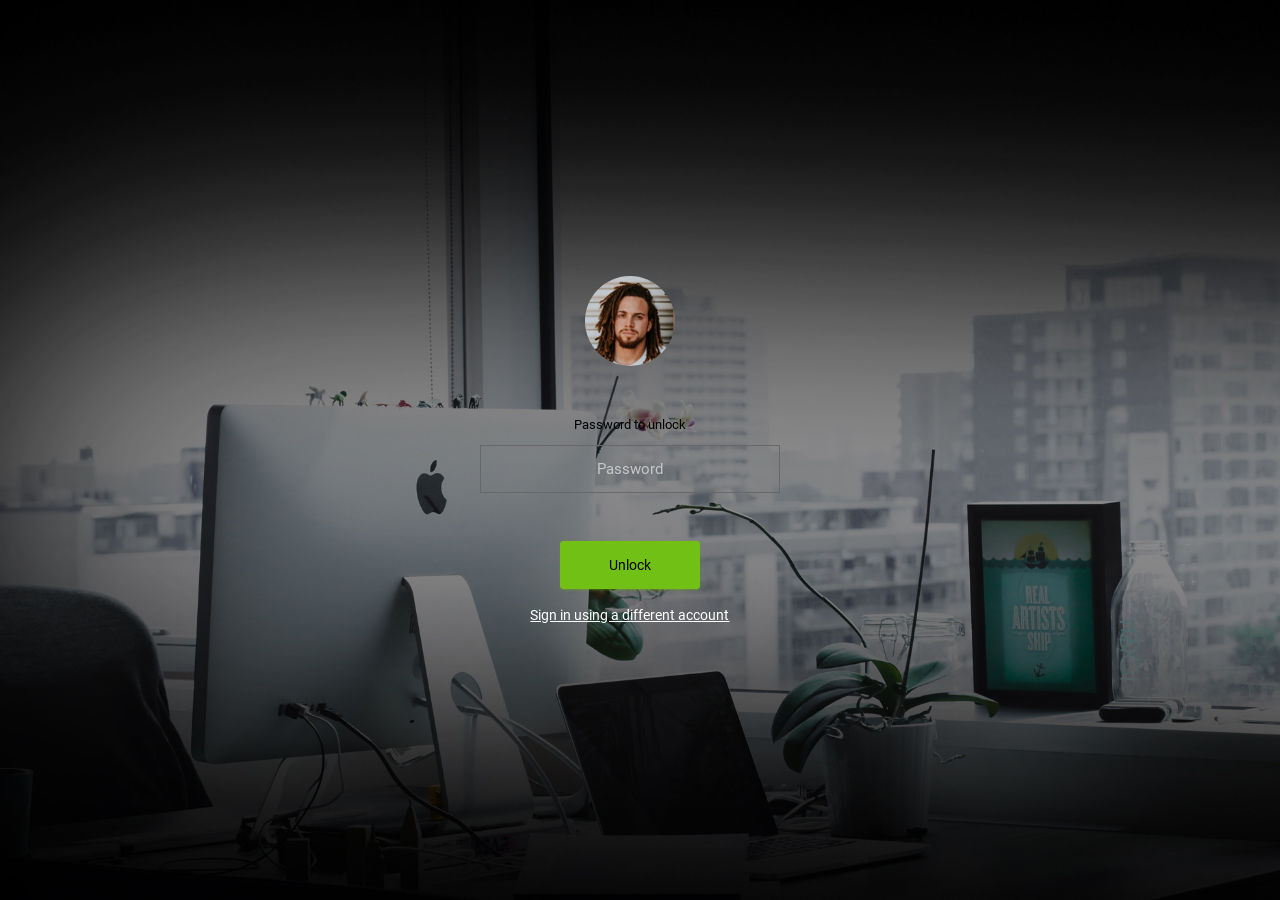
<file: templates/admin/pages/samples/lock-screen.html>
<!DOCTYPE html>
<html lang="en">


<!-- Mirrored from demo.bootstrapdash.com/majestic-free/template/pages/samples/lock-screen.html by HTTrack Website Copier/3.x [XR&CO'2014], Thu, 01 Feb 2024 16:04:28 GMT -->
<head>
  <!-- Required meta tags -->
  <meta charset="utf-8">
  <meta name="viewport" content="width=device-width, initial-scale=1, shrink-to-fit=no">
  <title>Majestic Admin</title>
  <!-- plugins:css -->
  <link rel="stylesheet" href="../../vendors/mdi/css/materialdesignicons.min.css">
  <link rel="stylesheet" href="../../vendors/base/vendor.bundle.base.css">
  <!-- endinject -->
  <!-- plugin css for this page -->
  <!-- End plugin css for this page -->
  <!-- inject:css -->
  <link rel="stylesheet" href="../../css/style.css">
  <!-- endinject -->
  <link rel="shortcut icon" href="../../images/favicon.png" />
</head>

<body>
  <div class="container-scroller">
    <div class="container-fluid page-body-wrapper full-page-wrapper">
      <div class="content-wrapper d-flex align-items-center auth lock-full-bg">
        <div class="row w-100">
          <div class="col-lg-4 mx-auto">
            <div class="auth-form-transparent text-left p-5 text-center">
              <img src="../../images/faces/face13.jpg" class="lock-profile-img" alt="img">
              <form class="pt-5">
                <div class="form-group">
                  <label for="examplePassword1">Password to unlock</label>
                  <input type="password" class="form-control text-center" id="examplePassword1" placeholder="Password">
                </div>
                <div class="mt-5">
                  <a class="btn btn-block btn-success btn-lg font-weight-medium" href="../../index.html">Unlock</a>
                </div>
                <div class="mt-3 text-center">
                  <a href="#" class="auth-link text-white">Sign in using a different account</a>
                </div>
              </form>
            </div>
          </div>
        </div>
      </div>
      <!-- content-wrapper ends -->
    </div>
    <!-- page-body-wrapper ends -->
  </div>
  <!-- container-scroller -->
  <!-- plugins:js -->
  <script src="../../vendors/base/vendor.bundle.base.js"></script>
  <!-- endinject -->
  <!-- inject:js -->
  <script src="../../js/off-canvas.js"></script>
  <script src="../../js/hoverable-collapse.js"></script>
  <script src="../../js/template.js"></script>
  <!-- endinject -->
</body>


<!-- Mirrored from demo.bootstrapdash.com/majestic-free/template/pages/samples/lock-screen.html by HTTrack Website Copier/3.x [XR&CO'2014], Thu, 01 Feb 2024 16:04:28 GMT -->
</html>
</file>
<file: templates/admin/vendors/base/vendor.bundle.base.css>
/*
 * Container style
 */
.ps {
  overflow: hidden !important;
  overflow-anchor: none;
  -ms-overflow-style: none;
  touch-action: auto;
  -ms-touch-action: auto;
}

/*
 * Scrollbar rail styles
 */
.ps__rail-x {
  display: none;
  opacity: 0;
  transition: background-color .2s linear, opacity .2s linear;
  -webkit-transition: background-color .2s linear, opacity .2s linear;
  height: 15px;
  /* there must be 'bottom' or 'top' for ps__rail-x */
  bottom: 0px;
  /* please don't change 'position' */
  position: absolute;
}

.ps__rail-y {
  display: none;
  opacity: 0;
  transition: background-color .2s linear, opacity .2s linear;
  -webkit-transition: background-color .2s linear, opacity .2s linear;
  width: 15px;
  /* there must be 'right' or 'left' for ps__rail-y */
  right: 0;
  /* please don't change 'position' */
  position: absolute;
}

.ps--active-x > .ps__rail-x,
.ps--active-y > .ps__rail-y {
  display: block;
  background-color: transparent;
}

.ps:hover > .ps__rail-x,
.ps:hover > .ps__rail-y,
.ps--focus > .ps__rail-x,
.ps--focus > .ps__rail-y,
.ps--scrolling-x > .ps__rail-x,
.ps--scrolling-y > .ps__rail-y {
  opacity: 0.6;
}

.ps .ps__rail-x:hover,
.ps .ps__rail-y:hover,
.ps .ps__rail-x:focus,
.ps .ps__rail-y:focus,
.ps .ps__rail-x.ps--clicking,
.ps .ps__rail-y.ps--clicking {
  background-color: #eee;
  opacity: 0.9;
}

/*
 * Scrollbar thumb styles
 */
.ps__thumb-x {
  background-color: #aaa;
  border-radius: 6px;
  transition: background-color .2s linear, height .2s ease-in-out;
  -webkit-transition: background-color .2s linear, height .2s ease-in-out;
  height: 6px;
  /* there must be 'bottom' for ps__thumb-x */
  bottom: 2px;
  /* please don't change 'position' */
  position: absolute;
}

.ps__thumb-y {
  background-color: #aaa;
  border-radius: 6px;
  transition: background-color .2s linear, width .2s ease-in-out;
  -webkit-transition: background-color .2s linear, width .2s ease-in-out;
  width: 6px;
  /* there must be 'right' for ps__thumb-y */
  right: 2px;
  /* please don't change 'position' */
  position: absolute;
}

.ps__rail-x:hover > .ps__thumb-x,
.ps__rail-x:focus > .ps__thumb-x,
.ps__rail-x.ps--clicking .ps__thumb-x {
  background-color: #999;
  height: 11px;
}

.ps__rail-y:hover > .ps__thumb-y,
.ps__rail-y:focus > .ps__thumb-y,
.ps__rail-y.ps--clicking .ps__thumb-y {
  background-color: #999;
  width: 11px;
}

/* MS supports */
@supports (-ms-overflow-style: none) {
  .ps {
    overflow: auto !important;
  }
}

@media screen and (-ms-high-contrast: active), (-ms-high-contrast: none) {
  .ps {
    overflow: auto !important;
  }
}
</file>
